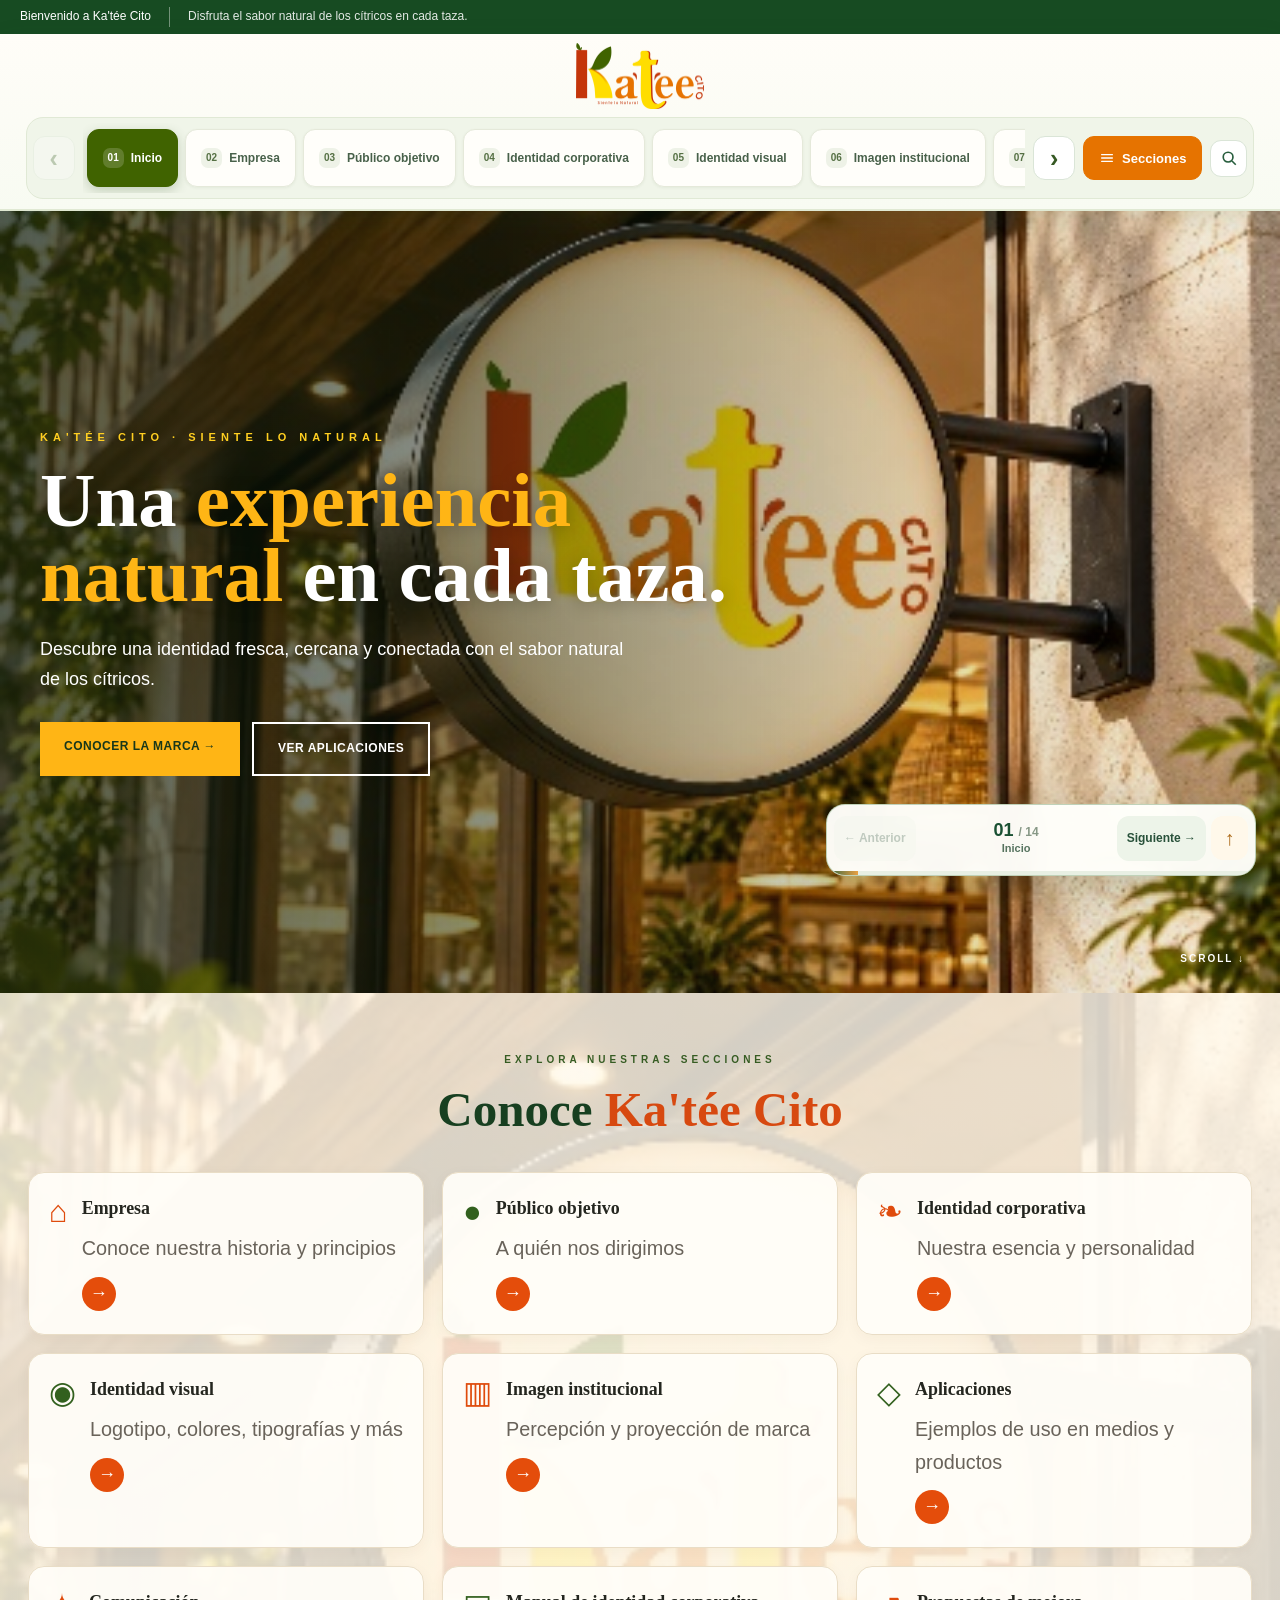
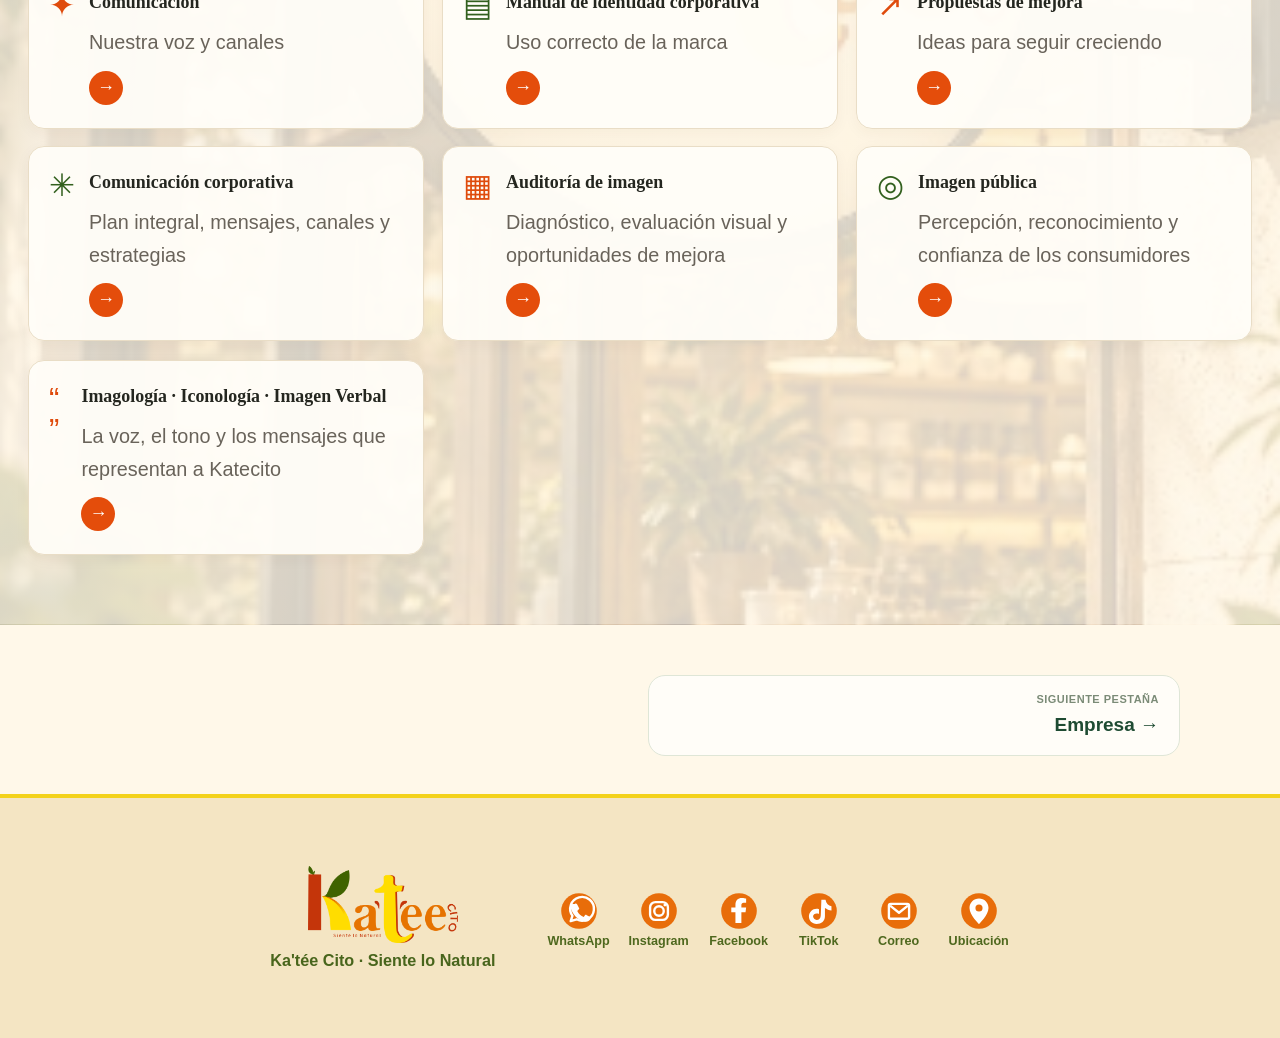
<file: index.html>
<!DOCTYPE html>

<html lang="es"><head><meta charset="utf-8"/><meta content="width=device-width,initial-scale=1" name="viewport"/>
<meta content="#fff8e9" name="theme-color"/><title>Inicio | Ka'tée Cito</title><link href="style.css" rel="stylesheet"/><link href="kate-navigation.css" rel="stylesheet"/><script defer="True" src="kate-navigation.js"></script><link href="kate-interactive.css" rel="stylesheet"/></head><body style="--fondo-pagina:url('img/hero-final/index.jpg')">
<div class="top-strip"><div><span>Bienvenido a Ka'tée Cito</span><b>Disfruta el sabor natural de los cítricos en cada taza.</b></div></div>
<header aria-label="Navegación principal de Ka'tée Cito" id="kate-global-header"><div class="kate-nav-shell"><a aria-label="Ir a Inicio" class="kate-brand" href="index.html"><img alt="Ka'tée Cito" src="img/logo-kateecito.png"/></a><div class="kate-nav-controls"><button aria-label="Desplazar pestañas a la izquierda" class="kate-arrow" data-move="left" type="button">‹</button><nav aria-label="Pestañas del sitio" class="kate-track"><a aria-current="page" href="index.html"><span class="kate-nav-number">01</span>Inicio</a><a href="empresa.html"><span class="kate-nav-number">02</span>Empresa</a><a href="publico.html"><span class="kate-nav-number">03</span>Público objetivo</a><a href="identidad-corporativa.html"><span class="kate-nav-number">04</span>Identidad corporativa</a><a href="identidad-visual.html"><span class="kate-nav-number">05</span>Identidad visual</a><a href="imagen-institucional.html"><span class="kate-nav-number">06</span>Imagen institucional</a><a href="aplicaciones.html"><span class="kate-nav-number">07</span>Aplicaciones</a><a href="comunicacion.html"><span class="kate-nav-number">08</span>Comunicación</a><a href="comunicacion-corporativa.html"><span class="kate-nav-number">09</span>Comunicación corporativa</a><a href="manual-identidad.html"><span class="kate-nav-number">10</span>Manual de identidad</a><a href="propuestas-mejora.html"><span class="kate-nav-number">11</span>Propuestas de mejora</a><a href="auditoria-imagen.html"><span class="kate-nav-number">12</span>Auditoría de imagen</a><a href="imagen-publica.html"><span class="kate-nav-number">13</span>Imagen pública</a><a href="imagen-verbal.html"><span class="kate-nav-number">14</span>IMAGOLOGÍA · ICONOLOGÍA · IMAGEN VERBAL</a></nav><button aria-label="Desplazar pestañas a la derecha" class="kate-arrow" data-move="right" type="button">›</button><button aria-controls="kate-page-menu" aria-expanded="false" aria-label="Mostrar todas las pestañas" class="kate-menu-button" type="button"><svg aria-hidden="true" fill="none" stroke="currentColor" stroke-linecap="round" stroke-width="2.1" viewbox="0 0 24 24"><path d="M4 7h16M4 12h16M4 17h16"></path></svg> Secciones</button></div></div><div class="kate-menu-panel" id="kate-page-menu"><p class="kate-menu-title">Explorar las secciones</p><div class="kate-menu-grid"><a aria-current="page" href="index.html"><small>01</small>Inicio</a><a href="empresa.html"><small>02</small>Empresa</a><a href="publico.html"><small>03</small>Público objetivo</a><a href="identidad-corporativa.html"><small>04</small>Identidad corporativa</a><a href="identidad-visual.html"><small>05</small>Identidad visual</a><a href="imagen-institucional.html"><small>06</small>Imagen institucional</a><a href="aplicaciones.html"><small>07</small>Aplicaciones</a><a href="comunicacion.html"><small>08</small>Comunicación</a><a href="comunicacion-corporativa.html"><small>09</small>Comunicación corporativa</a><a href="manual-identidad.html"><small>10</small>Manual de identidad</a><a href="propuestas-mejora.html"><small>11</small>Propuestas de mejora</a><a href="auditoria-imagen.html"><small>12</small>Auditoría de imagen</a><a href="imagen-publica.html"><small>13</small>Imagen pública</a><a href="imagen-verbal.html"><small>14</small>IMAGOLOGÍA · ICONOLOGÍA · IMAGEN VERBAL</a></div></div></header>
<section class="ref-hero">
<video autoplay="" loop="" muted="" playsinline="" poster="img/galeria/letrero-1.jpg" preload="auto">
<source src="video/kateecito-fondo.mp4" type="video/mp4"/>
</video>
<div class="ref-overlay"></div>
<div class="ref-copy">
<small>KA'TÉE CITO · SIENTE LO NATURAL</small>
<h1>Una <em>experiencia<br/>natural</em> en cada taza.</h1>
<p>Descubre una identidad fresca, cercana y conectada con el sabor natural de los cítricos.</p>
<div class="ref-actions"><a class="ref-primary" href="empresa.html">CONOCER LA MARCA →</a><a class="ref-secondary" href="aplicaciones.html">VER APLICACIONES</a></div>
</div>
<a class="scroll-cue" href="#secciones">SCROLL ↓</a>
</section>
<main class="ref-main" id="secciones">
<div class="ref-intro">
<div><small>EXPLORA NUESTRAS SECCIONES</small><h2>Conoce <strong>Ka'tée Cito</strong></h2></div>
</div>
<div class="ref-grid"><a class="ref-card" href="empresa.html"><div class="ref-icon">⌂</div><div><h3>Empresa</h3><p>Conoce nuestra historia y principios</p><span>→</span></div></a><a class="ref-card" href="publico.html"><div class="ref-icon">●</div><div><h3>Público objetivo</h3><p>A quién nos dirigimos</p><span>→</span></div></a><a class="ref-card" href="identidad-corporativa.html"><div class="ref-icon">❧</div><div><h3>Identidad corporativa</h3><p>Nuestra esencia y personalidad</p><span>→</span></div></a><a class="ref-card" href="identidad-visual.html"><div class="ref-icon">◉</div><div><h3>Identidad visual</h3><p>Logotipo, colores, tipografías y más</p><span>→</span></div></a><a class="ref-card" href="imagen-institucional.html"><div class="ref-icon">▥</div><div><h3>Imagen institucional</h3><p>Percepción y proyección de marca</p><span>→</span></div></a><a class="ref-card" href="aplicaciones.html"><div class="ref-icon">◇</div><div><h3>Aplicaciones</h3><p>Ejemplos de uso en medios y productos</p><span>→</span></div></a><a class="ref-card" href="comunicacion.html"><div class="ref-icon">✦</div><div><h3>Comunicación</h3><p>Nuestra voz y canales</p><span>→</span></div></a><a class="ref-card" href="manual-identidad.html"><div class="ref-icon">▤</div><div><h3>Manual de identidad corporativa</h3><p>Uso correcto de la marca</p><span>→</span></div></a><a class="ref-card" href="propuestas-mejora.html"><div class="ref-icon">↗</div><div><h3>Propuestas de mejora</h3><p>Ideas para seguir creciendo</p><span>→</span></div></a><a class="ref-card" href="comunicacion-corporativa.html"><div class="ref-icon">✳</div><div><h3>Comunicación corporativa</h3><p>Plan integral, mensajes, canales y estrategias</p><span>→</span></div></a><a class="ref-card" href="auditoria-imagen.html"><div class="ref-icon">▦</div><div><h3>Auditoría de imagen</h3><p>Diagnóstico, evaluación visual y oportunidades de mejora</p><span>→</span></div></a><a class="ref-card" href="imagen-publica.html"><div class="ref-icon">◎</div><div><h3>Imagen pública</h3><p>Percepción, reconocimiento y confianza de los consumidores</p><span>→</span></div></a><a class="ref-card" href="imagen-verbal.html"><div class="ref-icon">“ ”</div><div><h3>Imagología · Iconología · Imagen Verbal</h3><p>La voz, el tono y los mensajes que representan a Katecito</p><span>→</span></div></a></div>
</main>
<nav aria-label="Ir a otra pestaña" class="kate-page-switcher"><span aria-hidden="true" class="kate-empty"></span><a class="kate-next" href="empresa.html"><small>Siguiente pestaña</small><strong>Empresa →</strong></a></nav><footer class="brand-footer"><div class="brand-footer-inner"><div class="footer-brand"><img alt="Ka'tée Cito" src="img/logo-kateecito.png"/><strong>Ka'tée Cito · Siente lo Natural</strong></div><div aria-label="Canales de contacto" class="footer-contacts"><a aria-label="WhatsApp" href="#"><img alt="" src="img/social/whatsapp.svg"/><small>WhatsApp</small></a><a aria-label="Instagram" href="#"><img alt="" src="img/social/instagram.svg"/><small>Instagram</small></a><a aria-label="Facebook" href="#"><img alt="" src="img/social/facebook.svg"/><small>Facebook</small></a><a aria-label="TikTok" href="#"><img alt="" src="img/social/tiktok.svg"/><small>TikTok</small></a><a aria-label="Correo" href="#"><img alt="" src="img/social/mail.svg"/><small>Correo</small></a><a aria-label="Ubicación" href="#"><img alt="" src="img/social/location.svg"/><small>Ubicación</small></a></div></div></footer>
<script src="kate-interactive.js"></script></body></html>
</file>
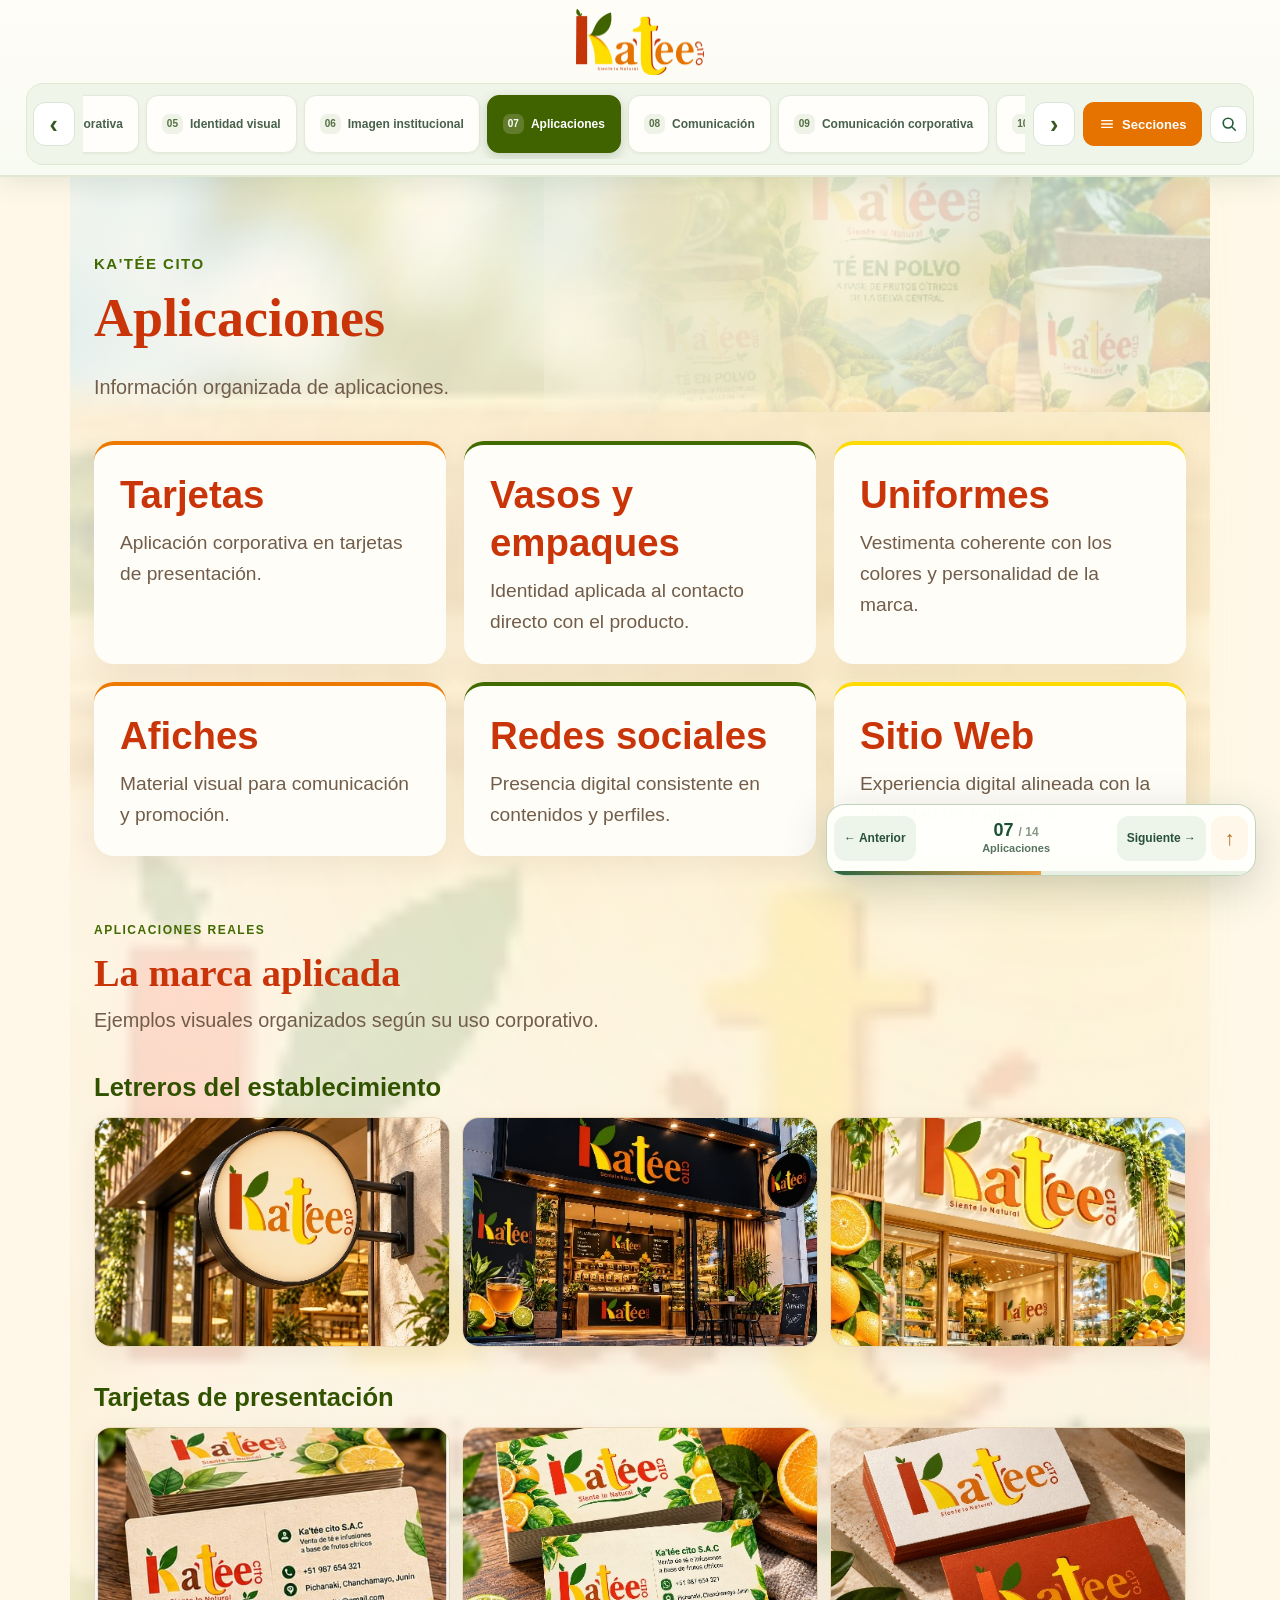
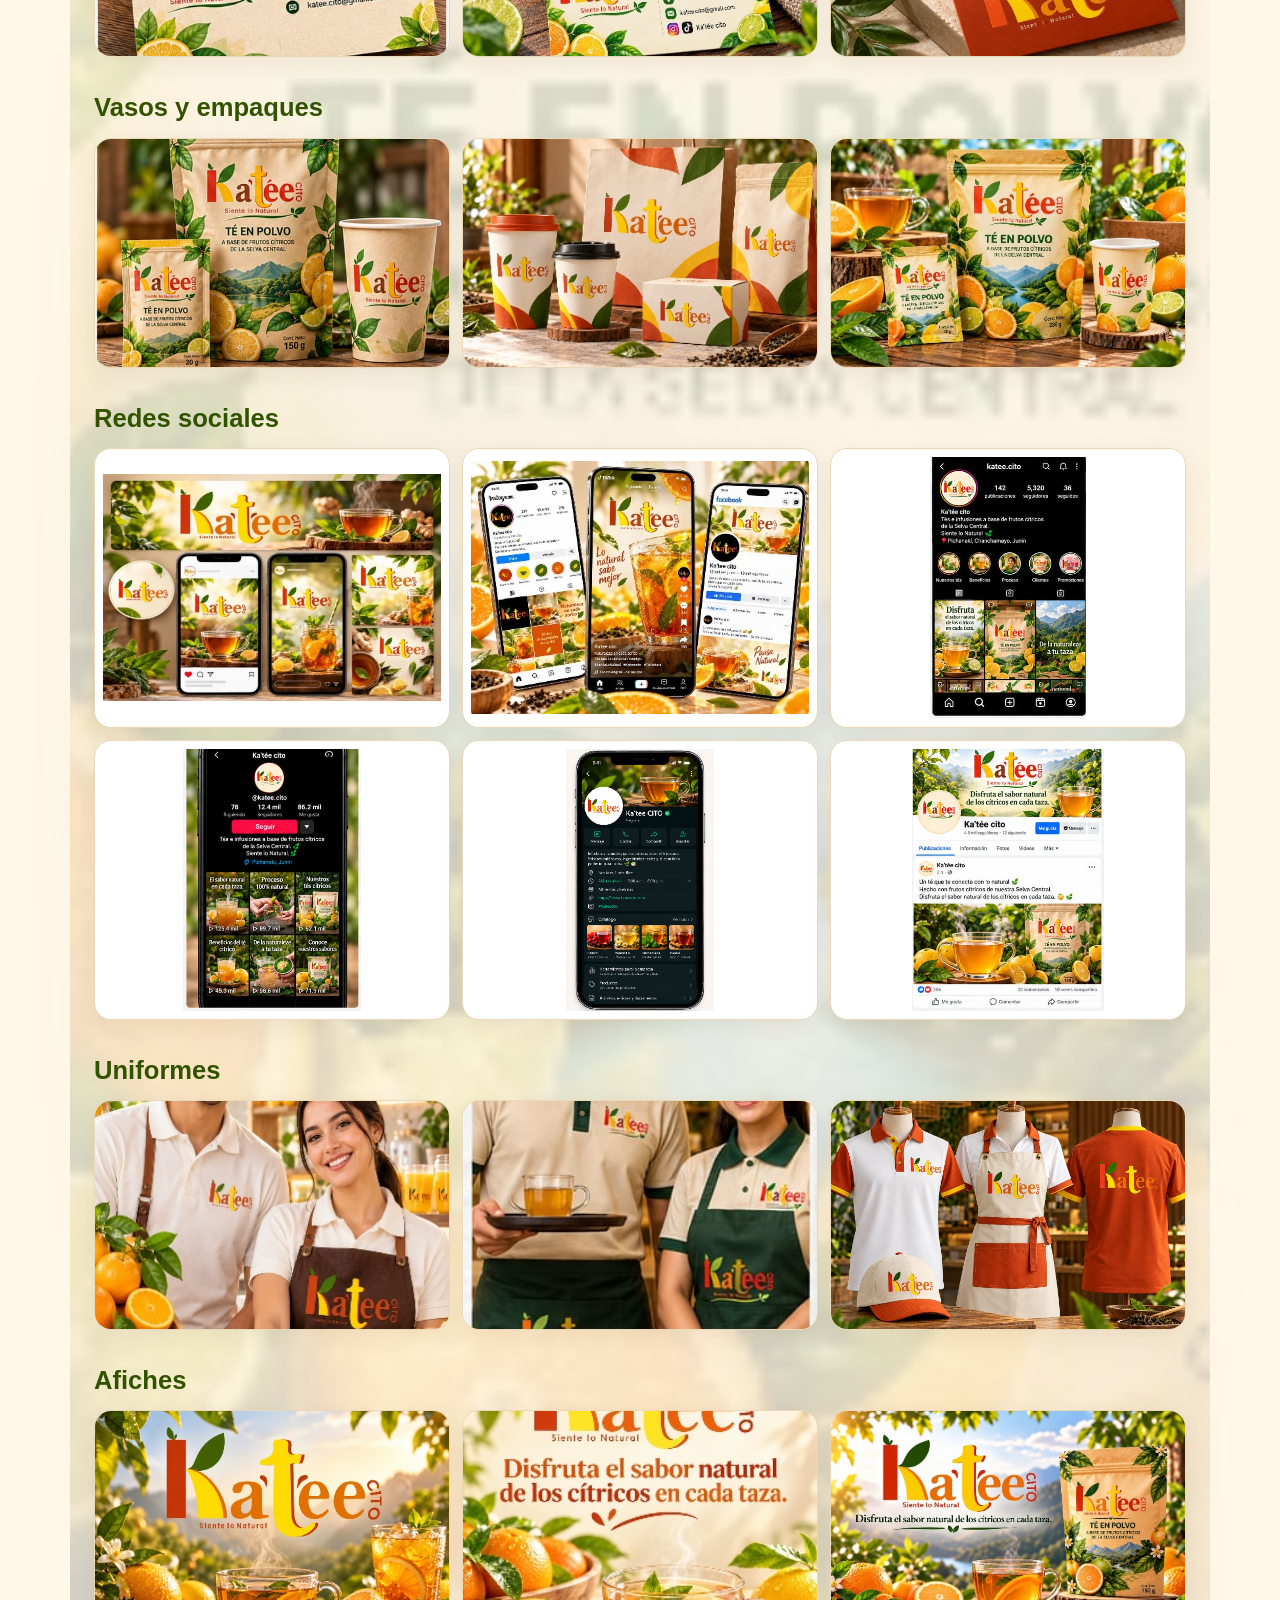
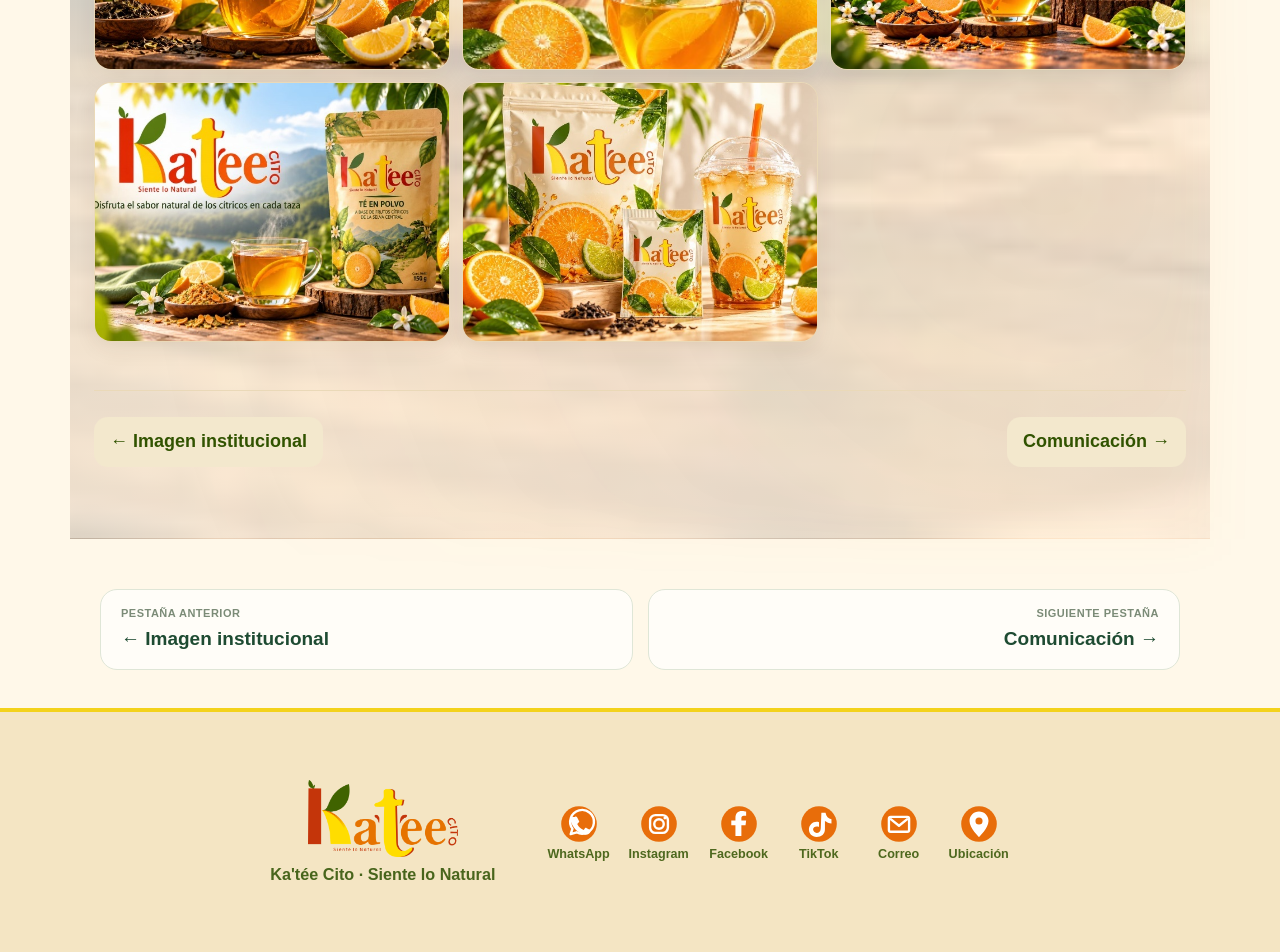
<file: aplicaciones.html>
<!DOCTYPE html>

<html lang="es"><head><meta charset="utf-8"/><meta content="width=device-width,initial-scale=1" name="viewport"/>
<meta content="#fff8e9" name="theme-color"/><title>Aplicaciones | Ka'tée Cito</title><link href="style.css" rel="stylesheet"/><link href="kate-navigation.css" rel="stylesheet"/><script defer="True" src="kate-navigation.js"></script><link href="kate-interactive.css" rel="stylesheet"/></head>
<body style="--fondo-pagina:url('img/hero-final/aplicaciones.jpg')"><header aria-label="Navegación principal de Ka'tée Cito" id="kate-global-header"><div class="kate-nav-shell"><a aria-label="Ir a Inicio" class="kate-brand" href="index.html"><img alt="Ka'tée Cito" src="img/logo-kateecito.png"/></a><div class="kate-nav-controls"><button aria-label="Desplazar pestañas a la izquierda" class="kate-arrow" data-move="left" type="button">‹</button><nav aria-label="Pestañas del sitio" class="kate-track"><a href="index.html"><span class="kate-nav-number">01</span>Inicio</a><a href="empresa.html"><span class="kate-nav-number">02</span>Empresa</a><a href="publico.html"><span class="kate-nav-number">03</span>Público objetivo</a><a href="identidad-corporativa.html"><span class="kate-nav-number">04</span>Identidad corporativa</a><a href="identidad-visual.html"><span class="kate-nav-number">05</span>Identidad visual</a><a href="imagen-institucional.html"><span class="kate-nav-number">06</span>Imagen institucional</a><a aria-current="page" href="aplicaciones.html"><span class="kate-nav-number">07</span>Aplicaciones</a><a href="comunicacion.html"><span class="kate-nav-number">08</span>Comunicación</a><a href="comunicacion-corporativa.html"><span class="kate-nav-number">09</span>Comunicación corporativa</a><a href="manual-identidad.html"><span class="kate-nav-number">10</span>Manual de identidad</a><a href="propuestas-mejora.html"><span class="kate-nav-number">11</span>Propuestas de mejora</a><a href="auditoria-imagen.html"><span class="kate-nav-number">12</span>Auditoría de imagen</a><a href="imagen-publica.html"><span class="kate-nav-number">13</span>Imagen pública</a><a href="imagen-verbal.html"><span class="kate-nav-number">14</span>IMAGOLOGÍA · ICONOLOGÍA · IMAGEN VERBAL</a></nav><button aria-label="Desplazar pestañas a la derecha" class="kate-arrow" data-move="right" type="button">›</button><button aria-controls="kate-page-menu" aria-expanded="false" aria-label="Mostrar todas las pestañas" class="kate-menu-button" type="button"><svg aria-hidden="true" fill="none" stroke="currentColor" stroke-linecap="round" stroke-width="2.1" viewbox="0 0 24 24"><path d="M4 7h16M4 12h16M4 17h16"></path></svg> Secciones</button></div></div><div class="kate-menu-panel" id="kate-page-menu"><p class="kate-menu-title">Explorar las secciones</p><div class="kate-menu-grid"><a href="index.html"><small>01</small>Inicio</a><a href="empresa.html"><small>02</small>Empresa</a><a href="publico.html"><small>03</small>Público objetivo</a><a href="identidad-corporativa.html"><small>04</small>Identidad corporativa</a><a href="identidad-visual.html"><small>05</small>Identidad visual</a><a href="imagen-institucional.html"><small>06</small>Imagen institucional</a><a aria-current="page" href="aplicaciones.html"><small>07</small>Aplicaciones</a><a href="comunicacion.html"><small>08</small>Comunicación</a><a href="comunicacion-corporativa.html"><small>09</small>Comunicación corporativa</a><a href="manual-identidad.html"><small>10</small>Manual de identidad</a><a href="propuestas-mejora.html"><small>11</small>Propuestas de mejora</a><a href="auditoria-imagen.html"><small>12</small>Auditoría de imagen</a><a href="imagen-publica.html"><small>13</small>Imagen pública</a><a href="imagen-verbal.html"><small>14</small>IMAGOLOGÍA · ICONOLOGÍA · IMAGEN VERBAL</a></div></div></header>
<main><div aria-hidden="true" class="page-hero-art" style="--page-art:url('img/hero-final/aplicaciones.jpg')"></div><div class="page-head"><small>Ka'tée Cito</small><h1 class="page-title">Aplicaciones</h1><p>Información organizada de aplicaciones.</p></div><div class="grid"><article class="card"><h2>Tarjetas</h2><p>Aplicación corporativa en tarjetas de presentación.</p></article><article class="card"><h2>Vasos y empaques</h2><p>Identidad aplicada al contacto directo con el producto.</p></article><article class="card"><h2>Uniformes</h2><p>Vestimenta coherente con los colores y personalidad de la marca.</p></article><article class="card"><h2>Afiches</h2><p>Material visual para comunicación y promoción.</p></article><article class="card"><h2>Redes sociales</h2><p>Presencia digital consistente en contenidos y perfiles.</p></article><article class="card"><h2>Sitio Web</h2><p>Experiencia digital alineada con la identidad de Ka'tée Cito.</p></article></div>
<section class="media-section">
<div class="showcase-head"><span>Aplicaciones reales</span><h2>La marca aplicada</h2><p>Ejemplos visuales organizados según su uso corporativo.</p></div>
<div class="media-group"><h3>Letreros del establecimiento</h3><div class="photo-grid three">
<img alt="Letrero Ka'tée Cito 1" loading="lazy" src="img/galeria/letrero-1.jpg"/><img alt="Letrero Ka'tée Cito 2" loading="lazy" src="img/galeria/letrero-2.jpg"/><img alt="Letrero Ka'tée Cito 3" loading="lazy" src="img/galeria/letrero-3.jpg"/>
</div></div>
<div class="media-group"><h3>Tarjetas de presentación</h3><div class="photo-grid three">
<img alt="Tarjeta de presentación 1" loading="lazy" src="img/galeria/tarjeta-1.jpg"/><img alt="Tarjeta de presentación 2" loading="lazy" src="img/galeria/tarjeta-2.jpg"/><img alt="Tarjeta de presentación 3" loading="lazy" src="img/galeria/tarjeta-3.jpg"/>
</div></div>
<div class="media-group"><h3>Vasos y empaques</h3><div class="photo-grid three">
<img alt="Vasos y empaques 1" loading="lazy" src="img/galeria/empaque-1.jpg"/><img alt="Vasos y empaques 2" loading="lazy" src="img/galeria/empaque-2.jpg"/><img alt="Vasos y empaques 3" loading="lazy" src="img/galeria/empaque-3.jpg"/>
</div></div>
<div class="media-group"><h3>Redes sociales</h3><div class="photo-grid social">
<img alt="Presentación de redes sociales" loading="lazy" src="img/galeria/redes-general.jpg"/><img alt="Redes sociales en dispositivos móviles" loading="lazy" src="img/galeria/redes-moviles.jpg"/><img alt="Instagram de Ka'tée Cito" loading="lazy" src="img/galeria/instagram.jpg"/><img alt="TikTok de Ka'tée Cito" loading="lazy" src="img/galeria/tiktok.jpg"/><img alt="WhatsApp de Ka'tée Cito" loading="lazy" src="img/galeria/whatsapp.jpg"/><img alt="Facebook de Ka'tée Cito" loading="lazy" src="img/galeria/facebook.jpg"/>
</div></div>
<div class="media-group"><h3>Uniformes</h3><div class="photo-grid three">
<img alt="Uniforme Ka'tée Cito 1" loading="lazy" src="img/galeria/uniforme-1.jpg"/><img alt="Uniforme Ka'tée Cito 2" loading="lazy" src="img/galeria/uniforme-2.jpg"/><img alt="Uniforme Ka'tée Cito 3" loading="lazy" src="img/galeria/uniforme-3.jpg"/>
</div></div>
<div class="media-group"><h3>Afiches</h3><div class="photo-grid posters">
<img alt="Afiche Ka'tée Cito 1" loading="lazy" src="img/galeria/afiche-1.jpg"/><img alt="Afiche Ka'tée Cito 2" loading="lazy" src="img/galeria/afiche-2.jpg"/><img alt="Afiche Ka'tée Cito 3" loading="lazy" src="img/galeria/afiche-3.jpg"/><img alt="Afiche Ka'tée Cito 4" loading="lazy" src="img/galeria/afiche-4.jpg"/><img alt="Afiche Ka'tée Cito 5" loading="lazy" src="img/galeria/afiche-5.jpg"/>
</div></div>
</section>
<div class="pager"><a href="imagen-institucional.html">← Imagen institucional</a><a href="comunicacion.html">Comunicación →</a></div></main>
<nav aria-label="Ir a otra pestaña" class="kate-page-switcher"><a class="kate-prev" href="imagen-institucional.html"><small>Pestaña anterior</small><strong>← Imagen institucional</strong></a><a class="kate-next" href="comunicacion.html"><small>Siguiente pestaña</small><strong>Comunicación →</strong></a></nav><footer class="brand-footer"><div class="brand-footer-inner"><div class="footer-brand"><img alt="Ka'tée Cito" src="img/logo-kateecito.png"/><strong>Ka'tée Cito · Siente lo Natural</strong></div><div aria-label="Canales de contacto" class="footer-contacts"><a aria-label="WhatsApp" href="#"><img alt="" src="img/social/whatsapp.svg"/><small>WhatsApp</small></a><a aria-label="Instagram" href="#"><img alt="" src="img/social/instagram.svg"/><small>Instagram</small></a><a aria-label="Facebook" href="#"><img alt="" src="img/social/facebook.svg"/><small>Facebook</small></a><a aria-label="TikTok" href="#"><img alt="" src="img/social/tiktok.svg"/><small>TikTok</small></a><a aria-label="Correo" href="#"><img alt="" src="img/social/mail.svg"/><small>Correo</small></a><a aria-label="Ubicación" href="#"><img alt="" src="img/social/location.svg"/><small>Ubicación</small></a></div></div></footer>
<script src="kate-interactive.js"></script></body></html>
</file>
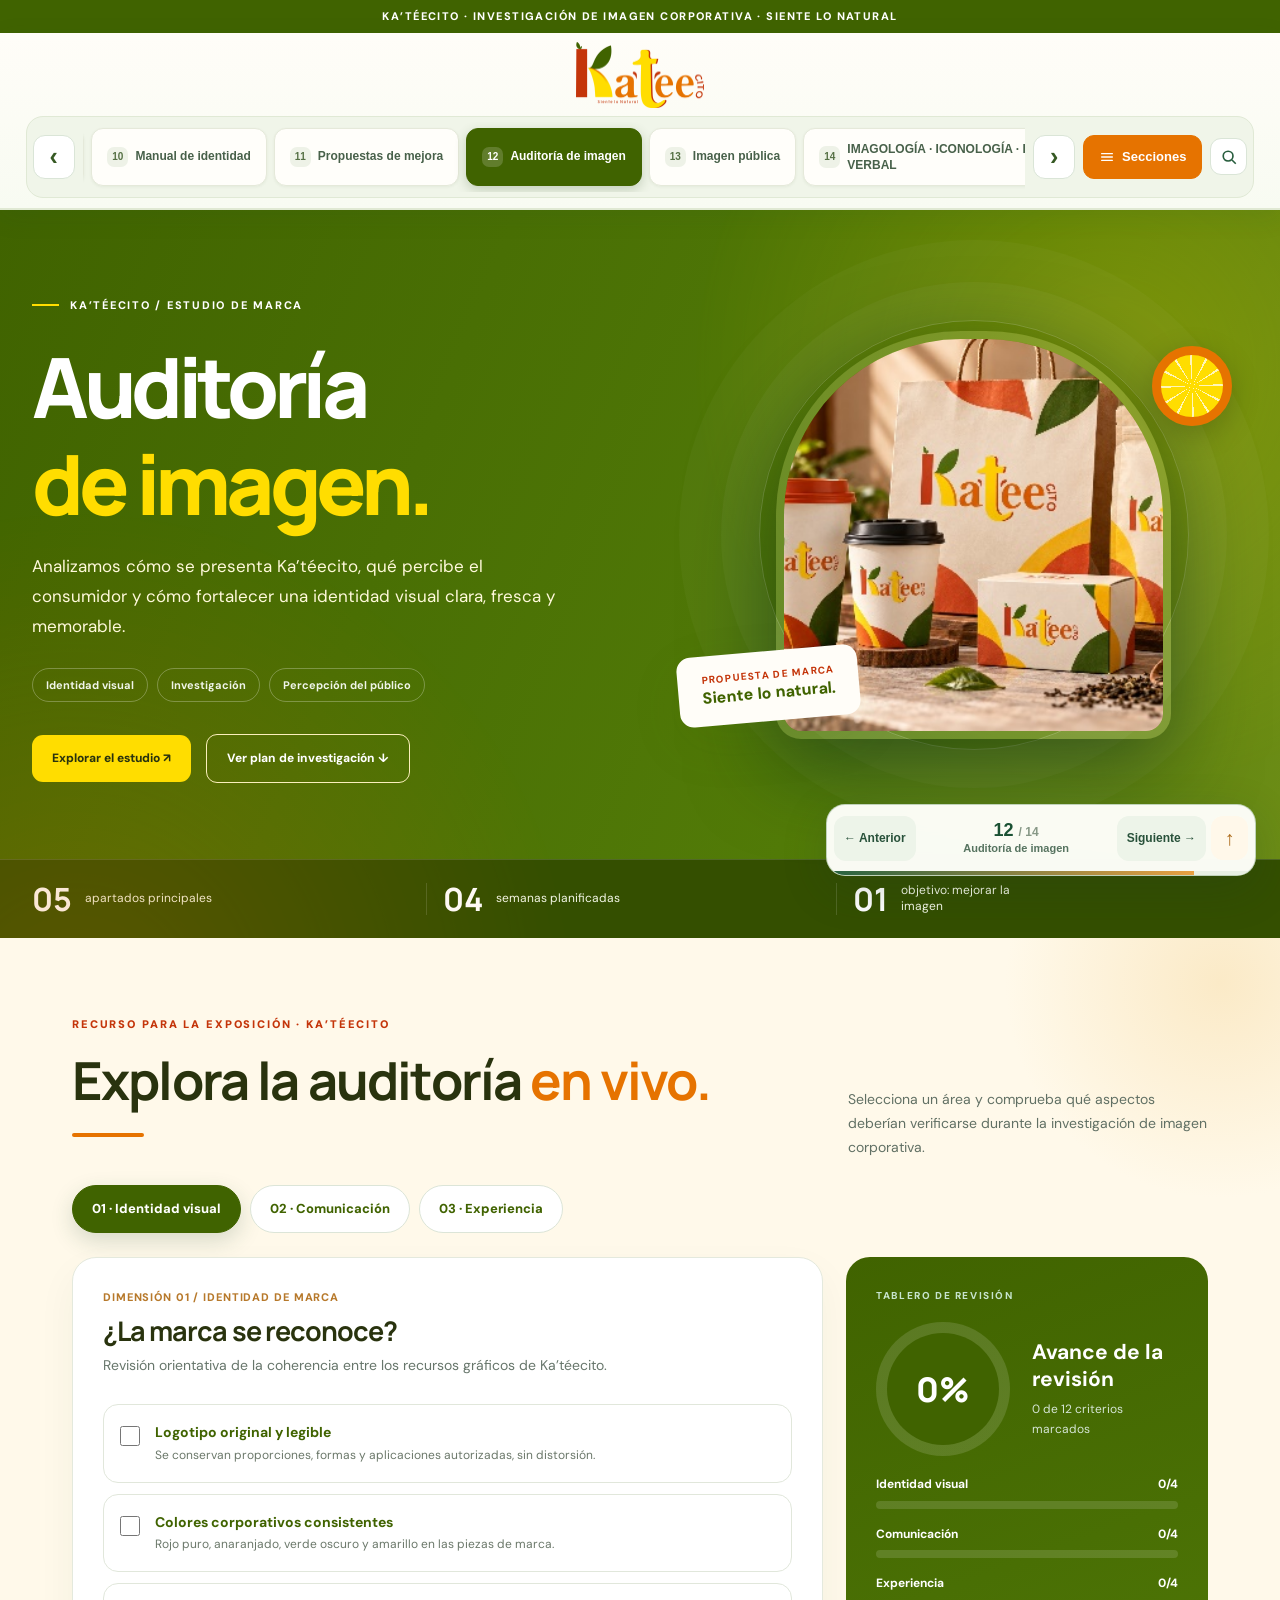
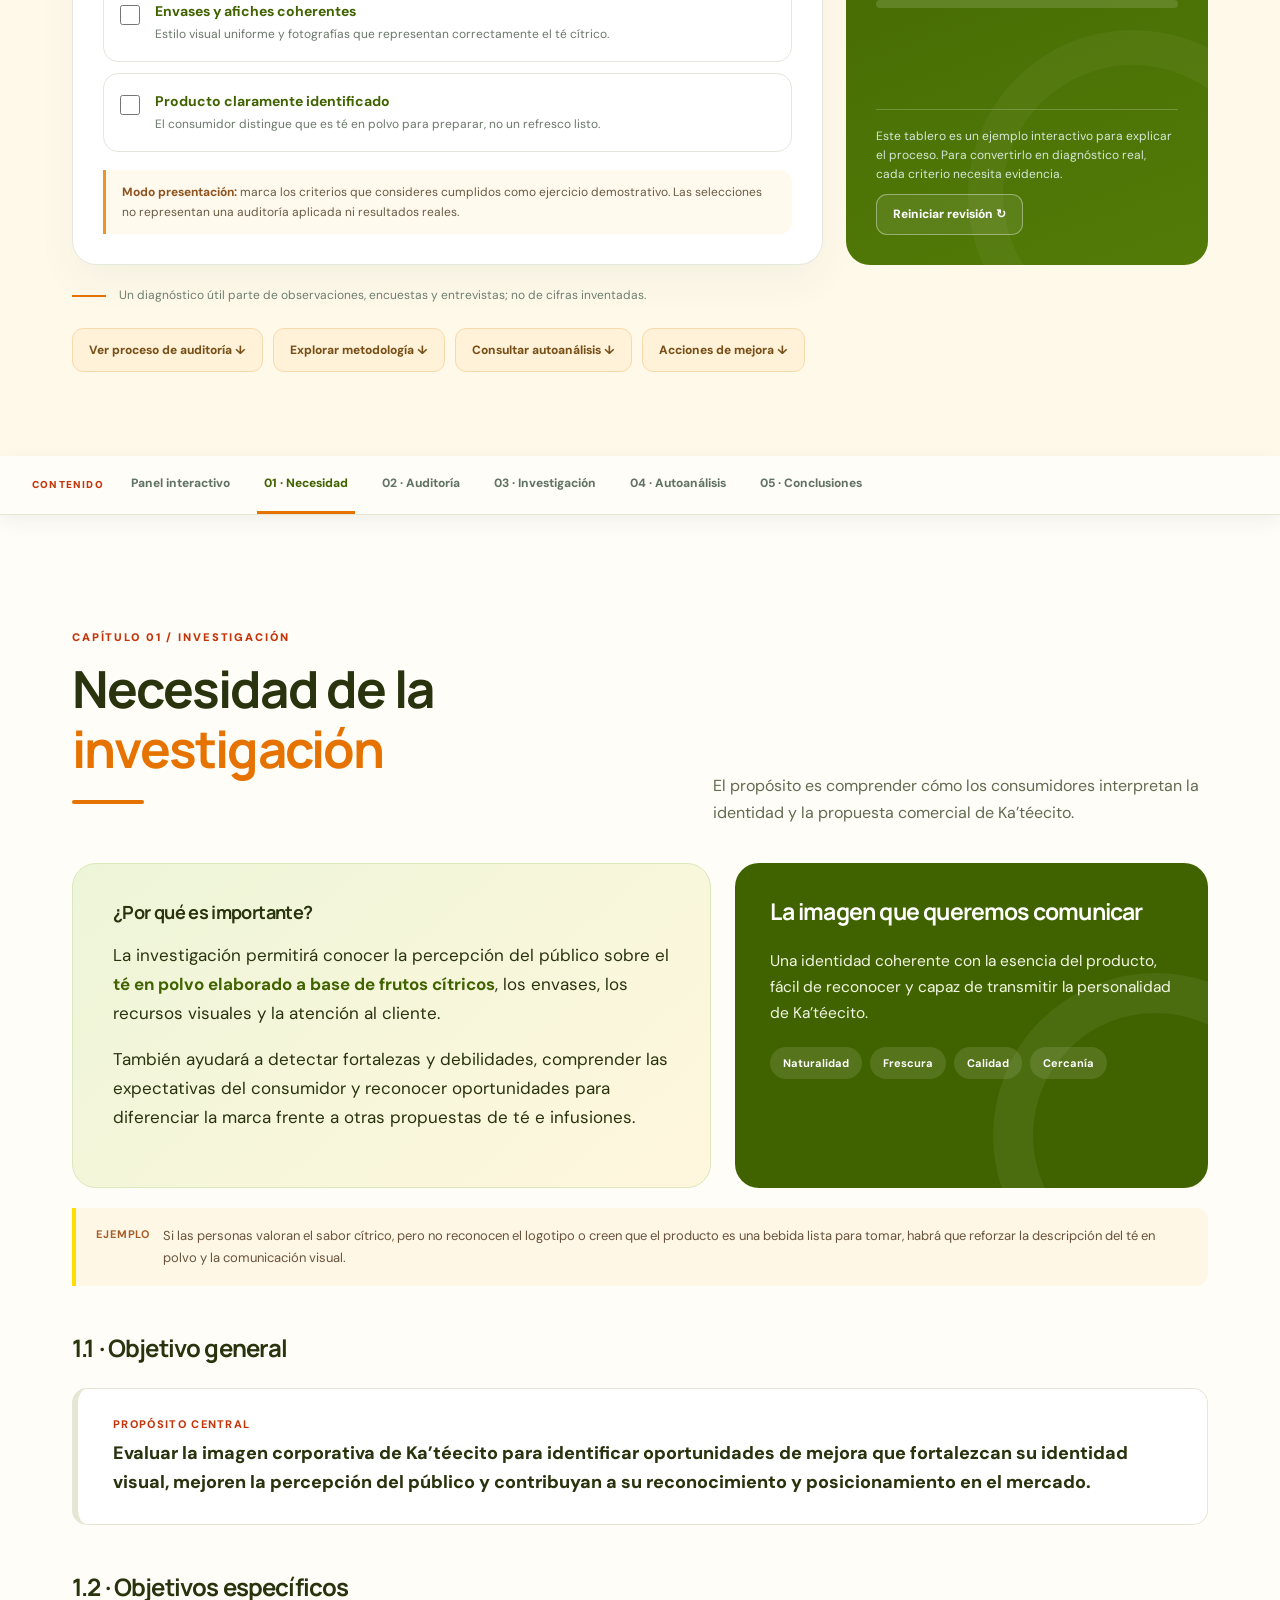
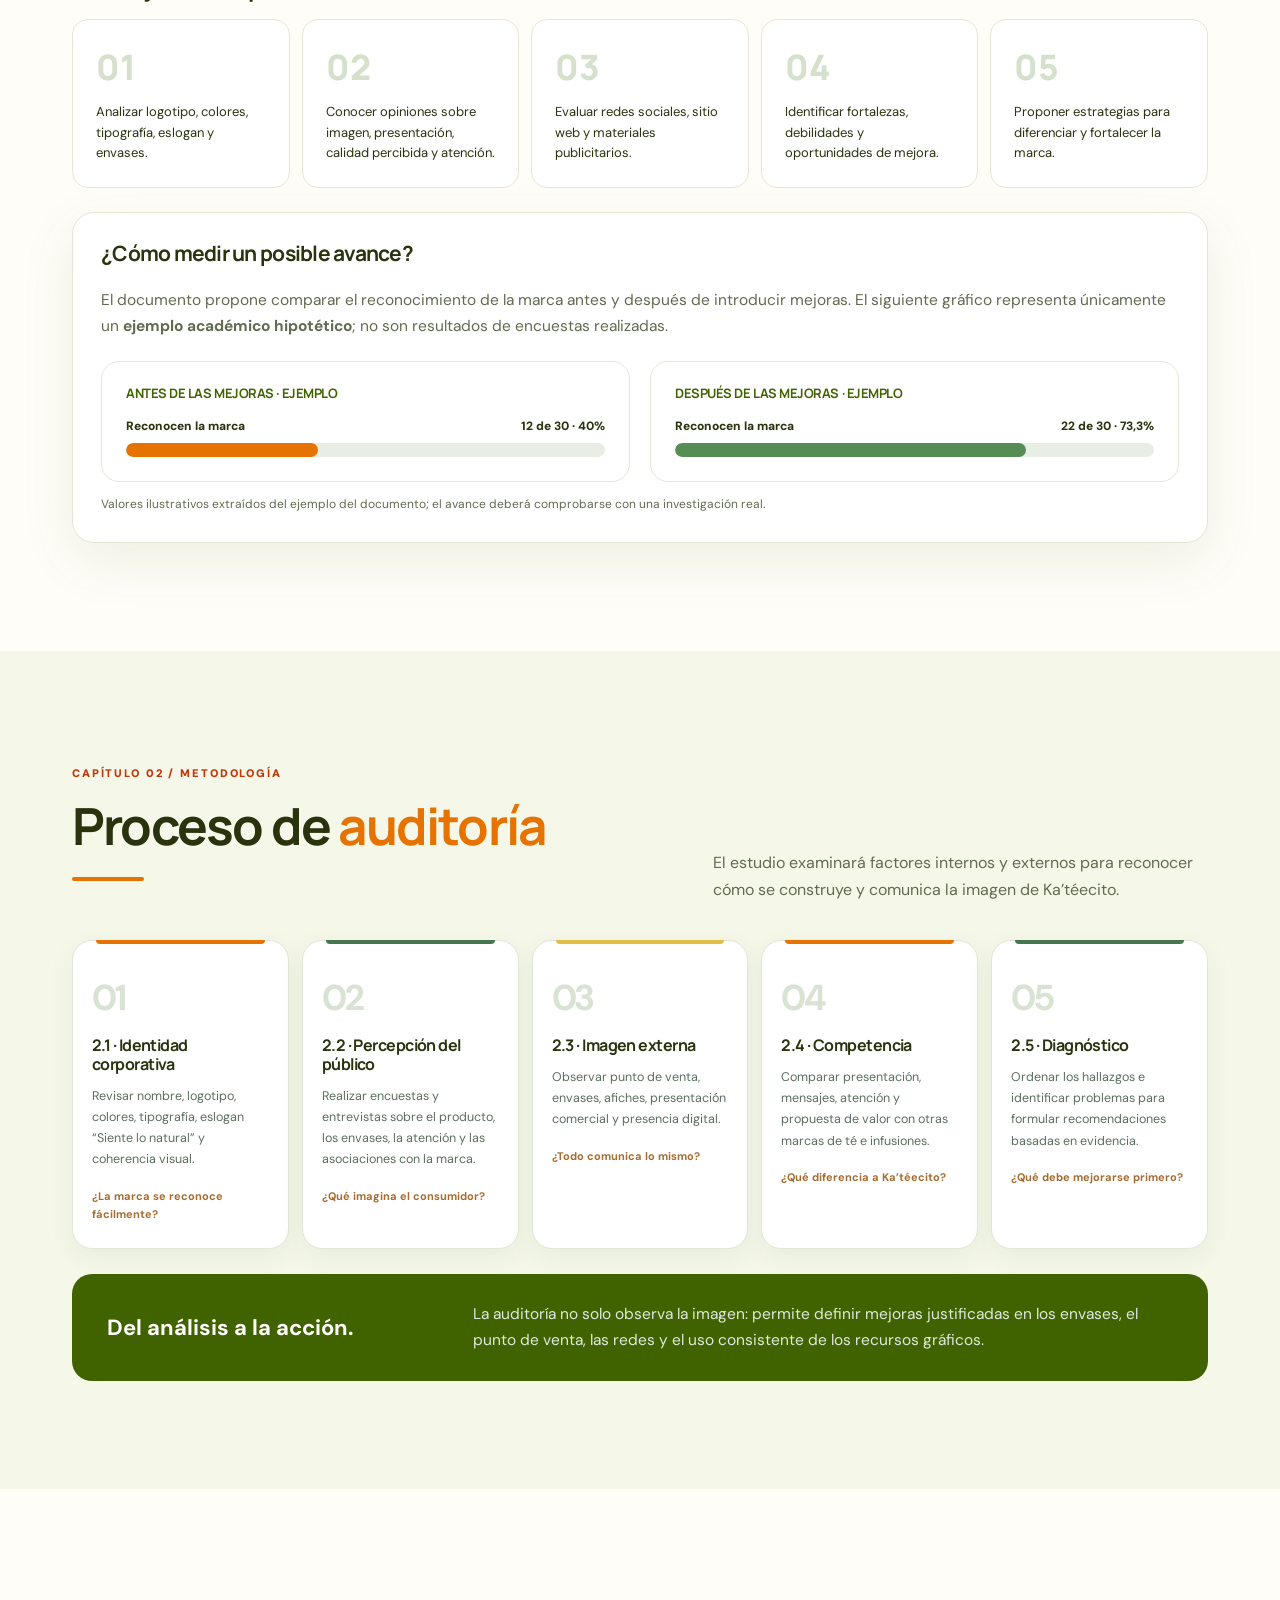
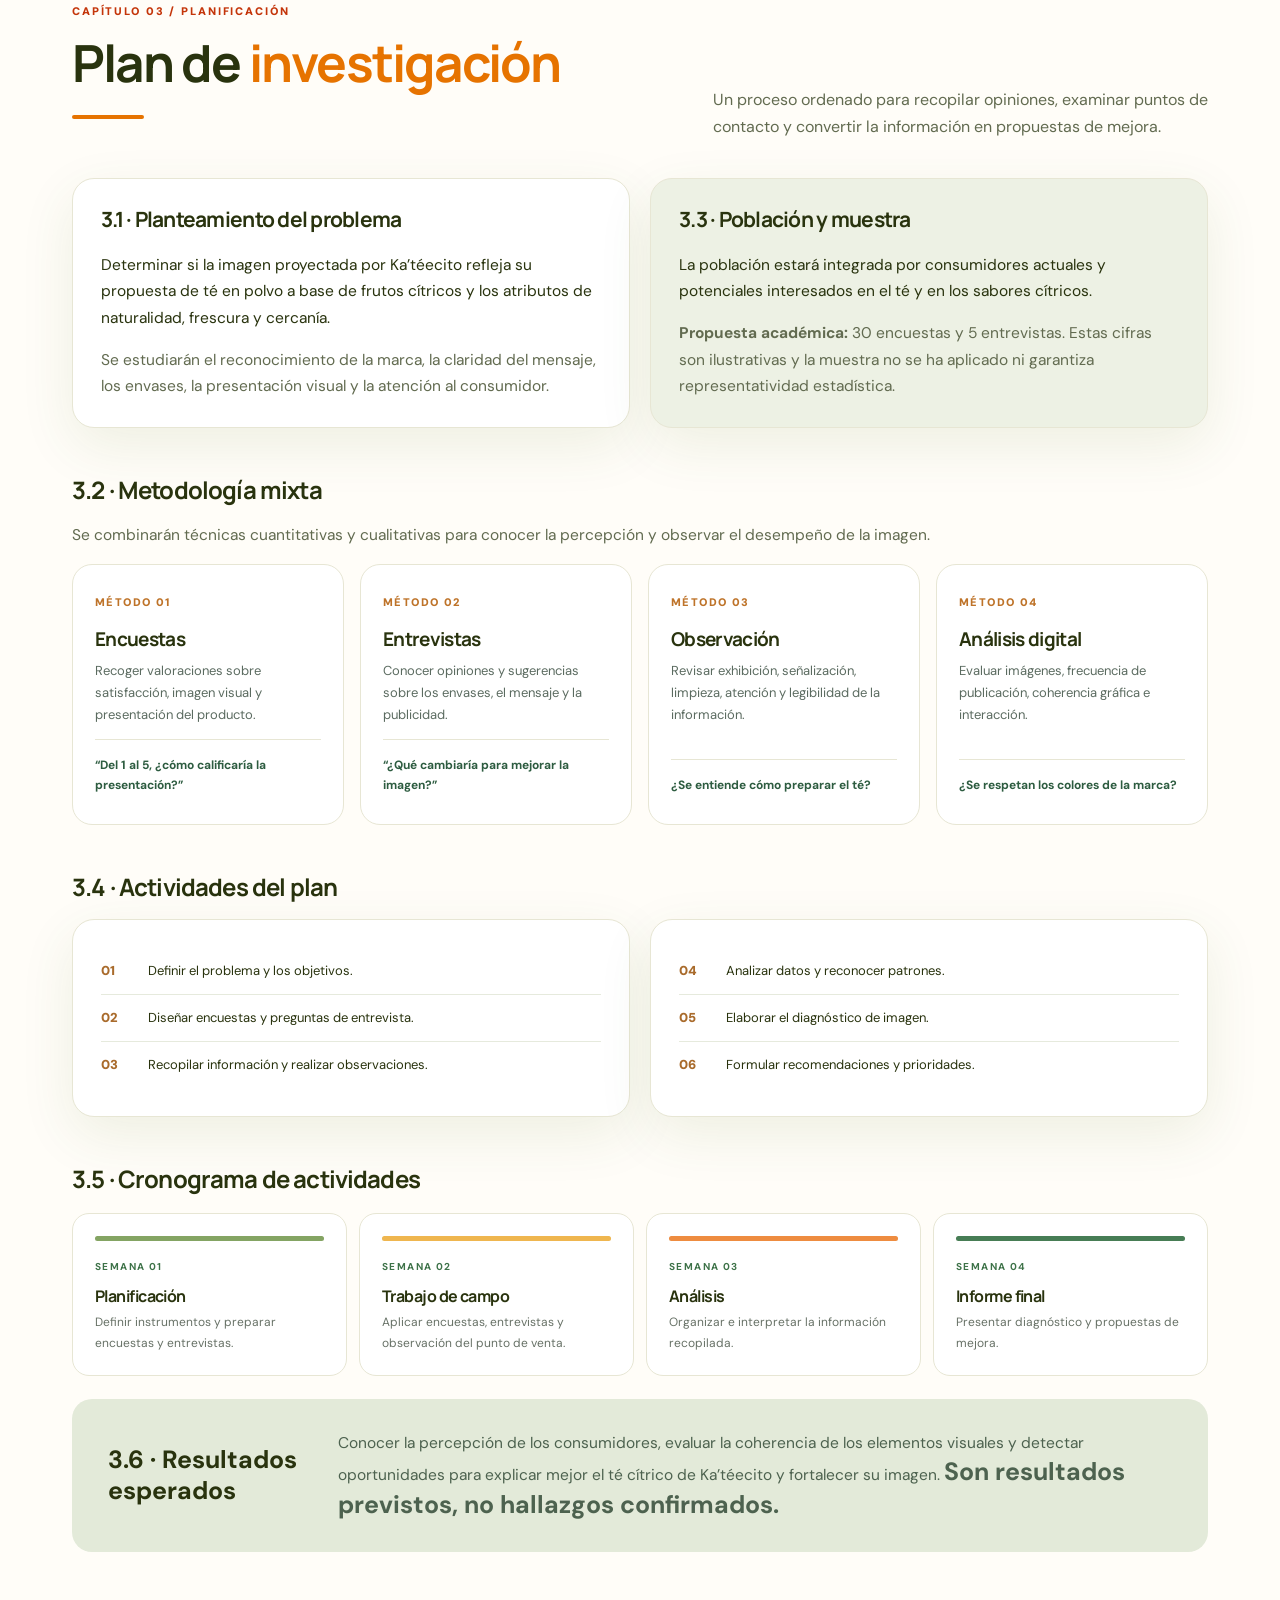
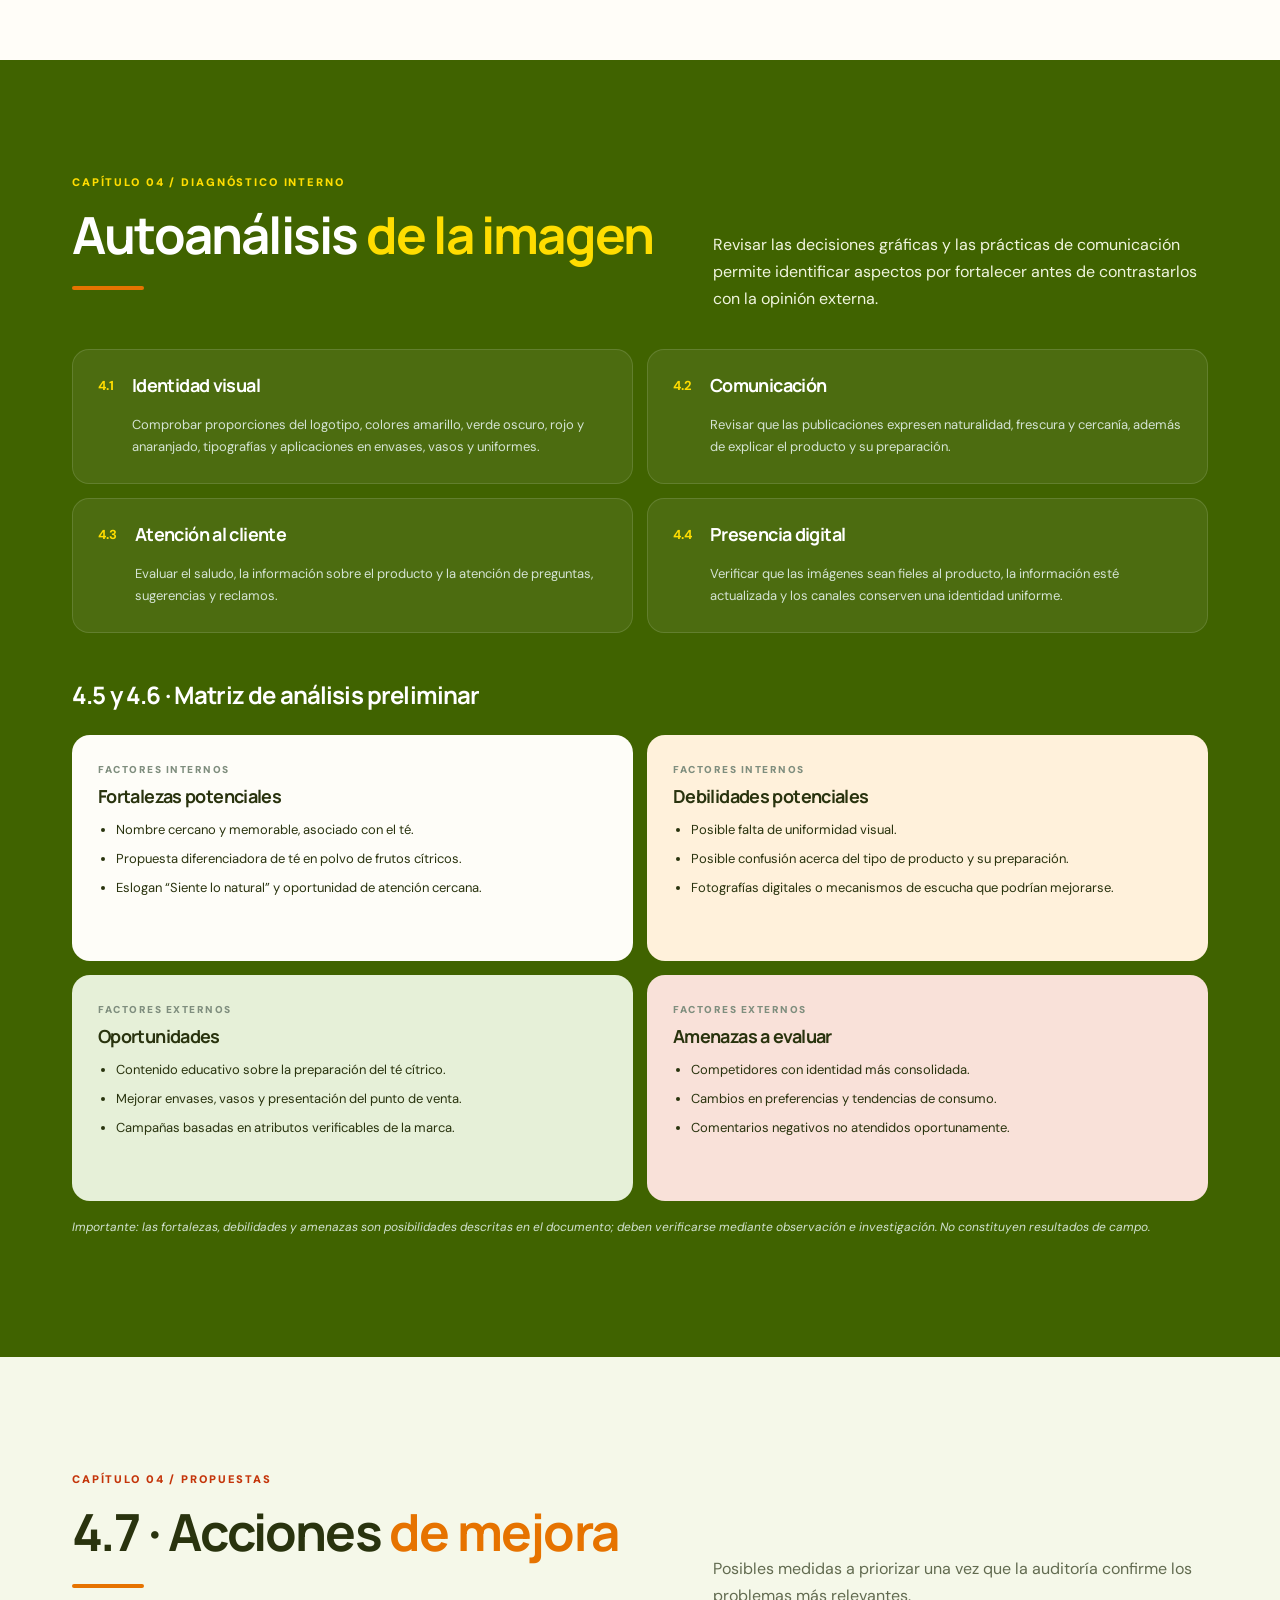
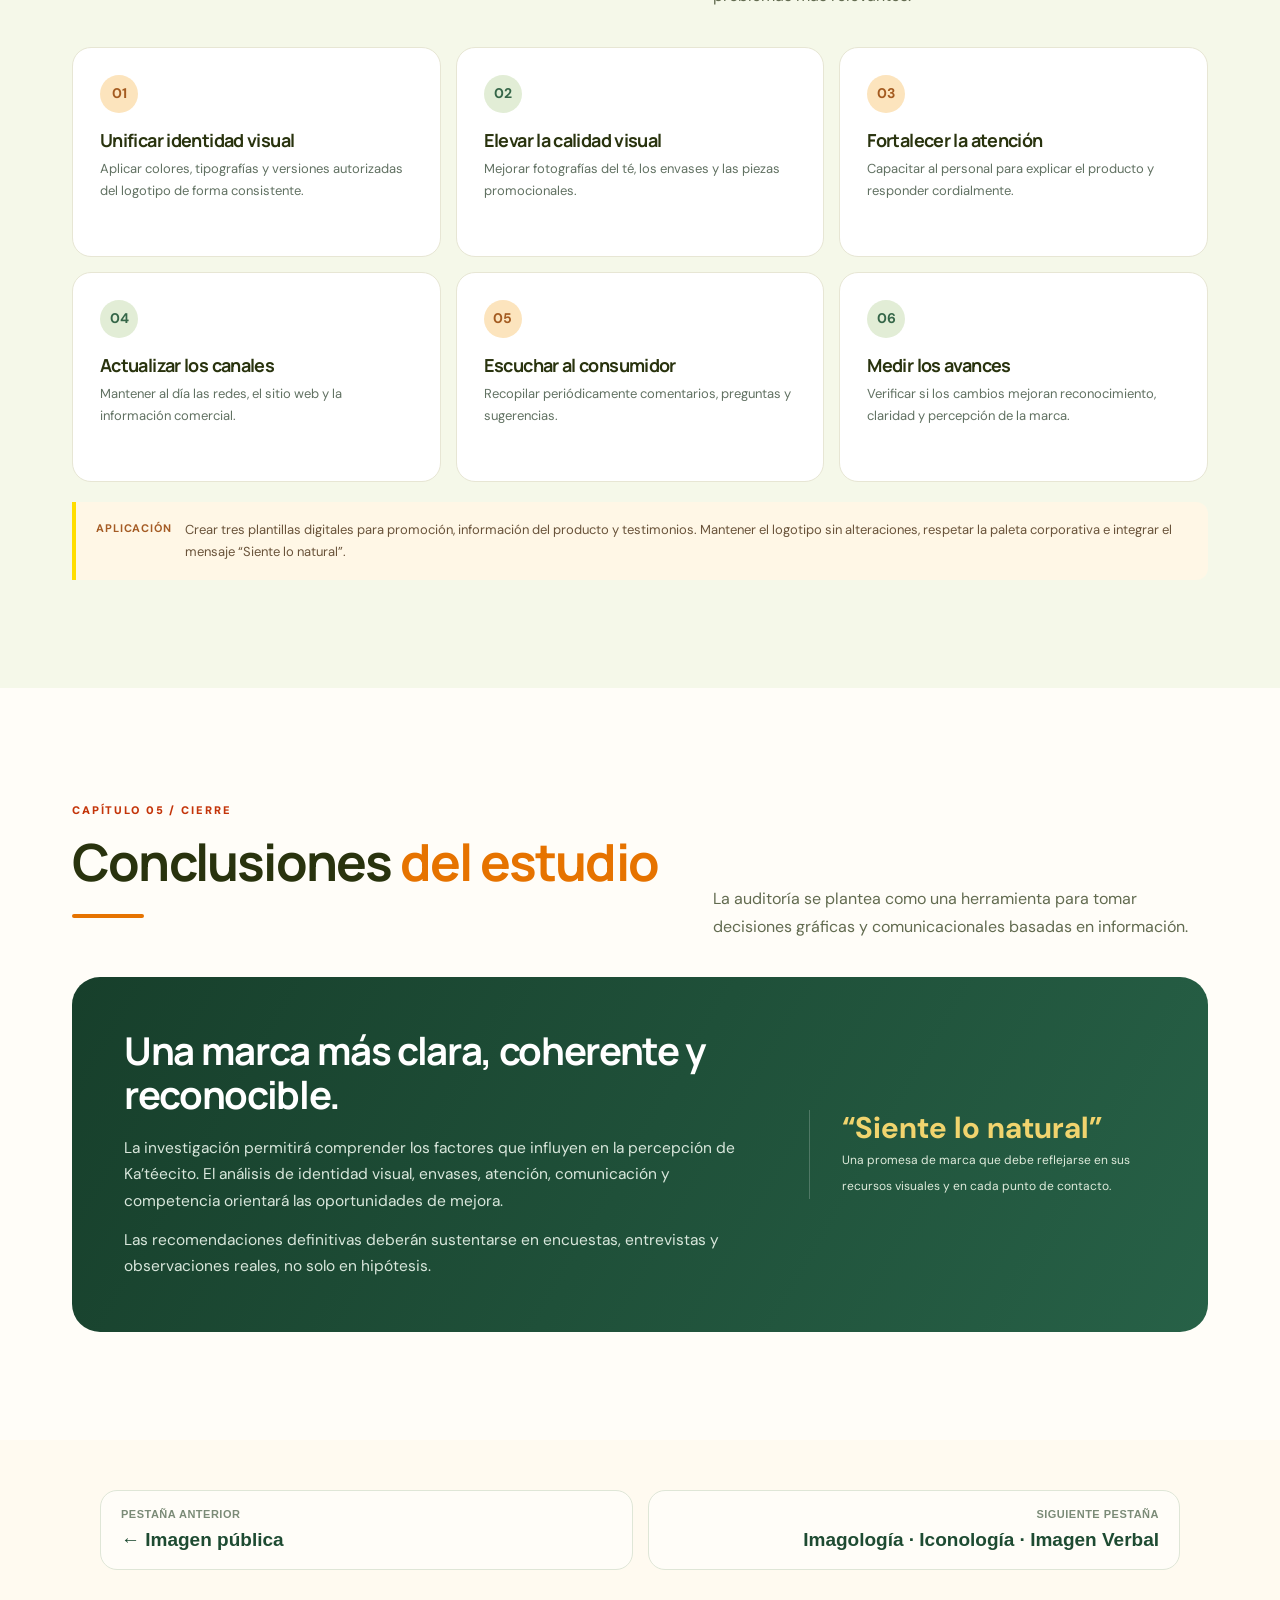
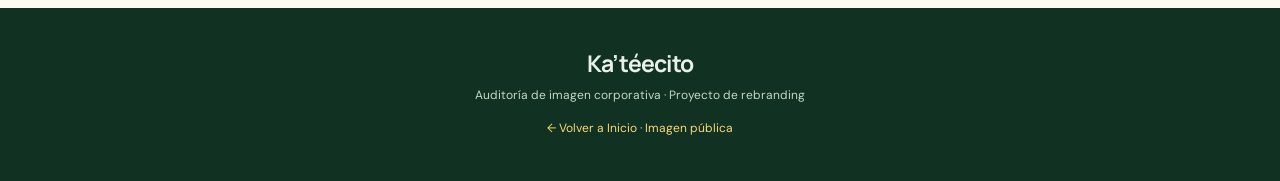
<file: auditoria-imagen.html>
<!DOCTYPE html>

<html lang="es">
<head>
<meta charset="utf-8"/><meta content="width=device-width,initial-scale=1" name="viewport"/>
<meta content="#173c2c" name="theme-color"/>
<meta content="Auditoría de imagen de Ka’téecito: identidad, investigación, autoanálisis y oportunidades de mejora." name="description"/>
<title>Auditoría de Imagen | Ka’téecito</title>
<style>
@import url('https://fonts.googleapis.com/css2?family=DM+Sans:wght@400;500;600;700;800&family=Manrope:wght@400;500;600;700;800&display=swap');
:root{--forest:#406300;--forest2:#527b08;--lime:#edf3ca;--cream:#fffaf0;--paper:#fffdf8;--ink:#29330e;--muted:#626b50;--orange:#E67300;--yellow:#FFDD00;--red:#C4350A;--line:#e7e6d4;--radius:22px;--shadow:0 18px 55px rgba(18,49,31,.08)}
*{box-sizing:border-box}html{scroll-behavior:smooth;scroll-padding-top:112px}body{margin:0;color:var(--ink);background:var(--cream);font:15.5px/1.7 'DM Sans',Arial,sans-serif}h1,h2,h3,h4,p{margin-top:0}h1,h2,h3,h4{font-family:Manrope,'DM Sans',sans-serif;line-height:1.16;letter-spacing:-.035em}a{color:inherit}button{font:inherit}img{max-width:100%;display:block}::selection{background:#f5d270;color:var(--forest)}
.topbar{background:#406300;color:#e9f2e7;font-size:11px;letter-spacing:.13em;font-weight:800;text-align:center;padding:7px 16px}.site-header{position:sticky;top:0;z-index:40;background:rgba(255,253,249,.94);border-bottom:1px solid #e6e7db;backdrop-filter:blur(18px)}.site-nav{max-width:1340px;margin:auto;min-height:76px;padding:12px 34px;display:flex;align-items:center;gap:24px}.brand{display:flex;align-items:center;gap:13px;text-decoration:none;flex:0 0 auto}.brand img{height:52px;max-width:108px;object-fit:contain}.brand-name{display:flex;flex-direction:column;font-size:13px;font-weight:800;line-height:1.1;letter-spacing:.01em}.brand-name small{font-size:9px;color:var(--muted);letter-spacing:.1em;margin-top:5px}.site-links{display:flex;align-items:center;gap:8px;margin-left:auto;overflow:auto;scrollbar-width:none}.site-links::-webkit-scrollbar{display:none}.site-links a{text-decoration:none;font-weight:800;font-size:11px;white-space:nowrap;padding:10px 13px;border-radius:99px;transition:.2s}.site-links a:hover,.site-links .selected{background:#e7f0dc;color:#406300}.menu-btn{display:none;border:1px solid var(--line);background:white;border-radius:10px;width:42px;height:42px;font-size:23px;cursor:pointer;margin-left:auto}
.hero{position:relative;min-height:610px;overflow:hidden;background:linear-gradient(112deg,#406300 0%,#527b08 68%,#638917 100%);color:white}.hero::before{content:"";position:absolute;inset:0;opacity:.18;background:radial-gradient(circle at 87% 22%,#FFDD00 0 5%,transparent 34%),radial-gradient(circle at 6% 110%,#d0dd90 0 5%,transparent 35%)}.hero-content{position:relative;max-width:1280px;margin:auto;padding:78px 32px 76px;display:grid;grid-template-columns:1.05fr .95fr;align-items:center;gap:62px}.eyebrow{display:inline-flex;align-items:center;gap:11px;letter-spacing:.16em;text-transform:uppercase;font-size:11px;font-weight:800}.eyebrow::before{content:"";width:27px;height:2px;background:var(--yellow)}.hero h1{font-size:clamp(54px,6.5vw,100px);letter-spacing:-.065em;margin:24px 0 21px;font-weight:800}.hero h1 em{display:block;color:#FFDD00;font-style:normal}.hero p{font-size:17px;color:#e0ebe0;line-height:1.75;max-width:530px}.hero-tags{display:flex;gap:9px;flex-wrap:wrap;margin:26px 0 32px}.hero-tags span{border:1px solid #ffffff44;color:#f0f5e9;border-radius:100px;padding:7px 13px;font-size:11px;font-weight:700}.hero-actions{display:flex;gap:15px;align-items:center;flex-wrap:wrap}.btn{display:inline-flex;align-items:center;gap:12px;text-decoration:none;padding:13px 20px;border-radius:11px;font-size:12px;font-weight:800;transition:transform .2s}.btn:hover{transform:translateY(-3px)}.btn-yellow{background:var(--yellow);color:#243322}.btn-outline{border:1px solid #7c9a86;color:white}.hero-visual{position:relative;min-height:420px;display:grid;place-items:center}.visual-ring{position:absolute;width:min(430px,95%);aspect-ratio:1;border-radius:50%;border:1px solid #ffffff36;box-shadow:0 0 0 38px #ffffff09,0 0 0 80px #ffffff07}.hero-image{position:relative;width:min(395px,90%);height:408px;object-fit:cover;border-radius:185px 185px 25px 25px;border:8px solid #ffffff22;box-shadow:0 25px 85px #08281990}.floating-label{position:absolute;left:-4%;bottom:24px;background:var(--paper);color:var(--forest);padding:17px 24px;border-radius:14px;box-shadow:var(--shadow);transform:rotate(-5deg);font-weight:800;font-size:16px;line-height:1.4}.floating-label small{display:block;color:var(--orange);font-size:10px;letter-spacing:.13em}.fruit{position:absolute;border-radius:100%;width:80px;height:80px;right:3%;top:5%;background:repeating-conic-gradient(#f6cc55 0 26deg,#fff1b7 26deg 30deg);border:9px solid #e9a937;box-shadow:0 8px 30px #0003}.hero-bottom{border-top:1px solid #ffffff25;background:#344f00}.hero-stats{max-width:1280px;margin:auto;padding:23px 32px;display:grid;grid-template-columns:repeat(3,1fr);gap:16px}.hero-stats div{display:flex;align-items:center;gap:13px;border-right:1px solid #ffffff24}.hero-stats div:last-child{border:0}.hero-stats strong{font-size:32px;line-height:1;font-family:Manrope}.hero-stats small{font-size:12px;line-height:1.3;color:#d0e1cb;max-width:145px}
.chapter-nav{position:sticky;top:76px;z-index:35;background:#fffef9;border-bottom:1px solid var(--line);box-shadow:0 6px 18px #152e1710}.chapter-inner{display:flex;max-width:1280px;padding:0 32px;margin:auto;align-items:center;gap:20px;overflow-x:auto;scrollbar-width:none}.chapter-inner::-webkit-scrollbar{display:none}.chapter-inner>span{font-size:10px;letter-spacing:.12em;font-weight:900;color:var(--orange);white-space:nowrap}.chapter-inner a{padding:17px 7px;border-bottom:3px solid transparent;font-size:12px;text-decoration:none;white-space:nowrap;font-weight:800;color:#617364;transition:.2s}.chapter-inner a:hover,.chapter-inner a.active{color:var(--forest);border-color:var(--orange)}.progress{position:absolute;bottom:0;left:0;height:2px;width:0;background:var(--orange)}
.container{max-width:1200px;margin:auto;padding:0 32px}.section{padding:108px 0;position:relative}.section.soft{background:#f1f3e9}.section.dark{background:var(--forest);color:white}.section.light{background:#fffdf8}.section-intro{display:grid;grid-template-columns:1.1fr .9fr;gap:35px;align-items:end;margin-bottom:37px}.kicker{display:inline-block;font-size:11px;letter-spacing:.17em;font-weight:900;text-transform:uppercase;color:#C4350A;margin-bottom:13px}.dark .kicker{color:var(--yellow)}.section h2{font-size:clamp(34px,4vw,58px);margin-bottom:0;max-width:740px}.section h2 em{font-style:normal;color:#E67300}.dark h2 em{color:#FFDD00}.section-intro>p{color:#617264;font-size:16px;margin:0}.dark .section-intro>p{color:#cee0d2}.line{width:72px;height:4px;border-radius:5px;background:var(--orange);margin:22px 0}.subheading{font-size:24px;margin:48px 0 18px}.body-copy{color:#586a5a}.panel{background:white;border:1px solid var(--line);border-radius:var(--radius);box-shadow:var(--shadow);padding:28px}.panel h3{font-size:21px}.panel p:last-child{margin-bottom:0}.intro-grid{display:grid;grid-template-columns:1.15fr .85fr;gap:24px}.intro-feature{padding:38px 40px;border-radius:24px;background:linear-gradient(140deg,#e8f0da,#f7f4e4);border:1px solid #dce6d5}.intro-feature p{font-size:17px;max-width:670px}.intro-feature strong{color:#406300}.lens{background:#406300;color:#f6f7ef;border-radius:24px;padding:35px;position:relative;overflow:hidden}.lens::after{content:"";position:absolute;width:245px;height:245px;border-radius:50%;border:40px solid #ffffff0f;right:-110px;bottom:-110px}.lens h3{position:relative;font-size:23px}.lens p{position:relative;color:#deece0}.pills{display:flex;gap:8px;flex-wrap:wrap;position:relative;margin-top:20px}.pills span{border-radius:30px;background:#ffffff1c;padding:7px 13px;font-size:11px;font-weight:700}.objective{margin-top:26px;background:#fff;border:1px solid #e3e8dd;border-left:6px solid var(--orange);padding:26px 35px;border-radius:15px;font-weight:800;font-size:18px;line-height:1.65}.objective small{display:block;color:#C4350A;font-size:11px;letter-spacing:.12em;margin-bottom:6px}.objectives{display:grid;grid-template-columns:repeat(5,1fr);gap:12px}.objective-item{background:white;padding:23px;border:1px solid var(--line);border-radius:16px}.objective-item b{font:800 35px Manrope;color:#d5e1cc}.objective-item p{font-size:13px;margin:11px 0 0;line-height:1.6}.example{display:flex;align-items:flex-start;gap:13px;padding:17px 20px;background:#fff7e6;border-left:4px solid var(--yellow);border-radius:0 12px 12px 0;color:#69533a;font-size:13px;margin-top:20px}.example strong{flex-shrink:0;color:#a55c25;font-size:11px;letter-spacing:.08em}.example p{margin:0}.chart-example{display:grid;grid-template-columns:1fr 1fr;gap:20px;margin-top:22px}.chart-box{background:white;padding:24px;border-radius:18px;border:1px solid var(--line)}.chart-box h4{font-size:13px;margin-bottom:15px;color:var(--forest)}.bar-track{height:14px;background:#e9eee5;border-radius:30px;overflow:hidden}.bar-track span{display:block;height:100%;border-radius:30px;background:var(--orange)}.chart-row{display:flex;justify-content:space-between;gap:20px;font-size:12px;font-weight:800;margin:13px 0 6px}.chart-note{font-size:12px;color:var(--muted);margin-top:12px}
.steps{display:grid;grid-template-columns:repeat(5,1fr);gap:13px}.step{background:#fff;border:1px solid #e0e7d8;border-radius:20px;padding:26px 19px 24px;position:relative;box-shadow:0 8px 26px #1c3e2010}.step::before{content:"";position:absolute;top:-1px;left:23px;right:23px;height:4px;background:var(--orange);border-radius:0 0 4px 4px}.step:nth-child(2)::before,.step:nth-child(5)::before{background:#447750}.step:nth-child(3)::before{background:#e1bf49}.step b{font-size:36px;color:#d9e3d3;letter-spacing:-.06em}.step h3{font-size:16px;margin:8px 0 12px}.step p{font-size:12.5px;color:#5c6e5e;margin:0}.step small{display:block;margin-top:16px;color:#a66c30;font-size:11px;font-weight:700}.insight-banner{margin-top:25px;border-radius:20px;background:var(--forest);padding:27px 35px;display:flex;gap:32px;align-items:center;justify-content:space-between;color:white}.insight-banner strong{font-size:22px}.insight-banner p{margin:0;color:#e0e8df;max-width:700px}
.method-grid{display:grid;grid-template-columns:repeat(4,1fr);gap:16px}.method{padding:28px 22px;background:white;border:1px solid var(--line);border-radius:20px;display:flex;flex-direction:column;min-height:242px}.method .tiny{font-weight:900;color:#be7329;letter-spacing:.13em;font-size:11px}.method h3{font-size:19px;margin:16px 0 10px}.method p{font-size:13px;color:#5b6b60}.method .question{border-top:1px solid var(--line);margin-top:auto;padding-top:15px;color:#2d5c40;font-size:12px;font-weight:700}.double-grid{display:grid;grid-template-columns:1fr 1fr;gap:20px}.clean-list{padding:0;margin:0;list-style:none;counter-reset:tasks}.clean-list li{counter-increment:tasks;padding:12px 0 12px 47px;border-bottom:1px solid #e6eadd;position:relative;font-size:13px}.clean-list li::before{content:counter(tasks,decimal-leading-zero);position:absolute;left:0;top:12px;font-weight:900;color:#a96b2c}.clean-list li:last-child{border:0}.timeline{display:grid;grid-template-columns:repeat(4,1fr);gap:12px;margin-top:20px}.week{background:#fff;border:1px solid var(--line);border-radius:17px;padding:22px}.week b{display:block;color:#3d7248;font-size:10px;letter-spacing:.14em}.week h4{font-size:16px;margin:12px 0 7px}.week p{font-size:12px;margin:0;color:#677166}.week .week-line{height:5px;background:#e8ece0;border-radius:10px;margin-bottom:17px}.week .week-line span{display:block;width:100%;height:100%;border-radius:10px;background:#84a463}.week:nth-child(2) .week-line span{background:#efb64f}.week:nth-child(3) .week-line span{background:#ee8c40}.week:nth-child(4) .week-line span{background:#477d55}.result-panel{margin-top:23px;border-radius:20px;padding:31px 36px;background:#e3ead9;display:grid;grid-template-columns:210px 1fr;gap:20px;align-items:center}.result-panel strong{font-size:25px;line-height:1.25}.result-panel p{margin:0;color:#4d624f}
.audit-grid{display:grid;grid-template-columns:repeat(2,1fr);gap:14px}.audit-tile{background:#ffffff10;border:1px solid #ffffff20;border-radius:17px;padding:25px;display:flex;gap:18px}.audit-tile b{font-size:13px;color:var(--yellow)}.audit-tile h3{font-size:18px;color:white}.audit-tile p{font-size:13px;color:#d4e3d3;margin:0}.foda{display:grid;grid-template-columns:repeat(2,1fr);gap:14px;margin-top:26px}.foda-box{padding:26px;background:#fefdf8;color:var(--ink);border-radius:18px;min-height:226px}.foda-box:nth-child(2){background:#fff1db}.foda-box:nth-child(3){background:#e6f0d8}.foda-box:nth-child(4){background:#f9e1d9}.foda-box h3{font-size:18px;margin-bottom:12px}.foda-box ul{margin:0;padding-left:18px;font-size:13px}.foda-box li{margin-bottom:7px}.foda-label{display:block;color:#7f8e7e;font-size:10px;font-weight:900;letter-spacing:.15em;margin-bottom:8px}.dark-note{margin-top:16px;color:#d2e2d1;font-size:12px;font-style:italic}
.actions{display:grid;grid-template-columns:repeat(3,1fr);gap:15px}.action{background:white;border:1px solid var(--line);border-radius:19px;padding:27px;min-height:210px}.action b{display:inline-grid;place-items:center;width:38px;height:38px;border-radius:50%;background:#fce4bd;color:#a45b20;font-size:14px}.action h3{font-size:18px;margin:17px 0 8px}.action p{font-size:13px;color:#617162;margin:0}.action:nth-child(2n) b{background:#e2edd6;color:#356648}.closing{border-radius:28px;background:linear-gradient(120deg,#173f2b,#276147);color:white;padding:52px;display:grid;grid-template-columns:1.3fr .7fr;gap:40px;align-items:center;overflow:hidden}.closing h3{font-size:clamp(28px,3vw,44px);margin:0 0 17px}.closing p{color:#d9e7dc;margin:0}.closing-side{border-left:1px solid #ffffff35;padding-left:32px}.closing-side strong{display:block;font-size:30px;line-height:1.2;color:#f1d46e}.closing-side small{font-size:12px;color:#deeadb}.footer{background:#113222;color:#e7f1e9;padding:42px 28px;text-align:center}.footer h3{font-size:23px;margin:0 0 8px}.footer p{font-size:12px;color:#c3d7c4;margin:0}.footer a{color:#f7d779;text-decoration:none}.back-top{position:fixed;bottom:25px;right:23px;width:44px;height:44px;border:0;border-radius:50%;background:var(--orange);color:#fff;font-size:23px;box-shadow:0 10px 30px #0003;cursor:pointer;opacity:0;pointer-events:none;transition:.2s;z-index:60}.back-top.show{opacity:1;pointer-events:auto}
@media(max-width:1150px){.site-links{max-width:calc(100vw - 240px)}.hero-content{gap:28px}.objectives{grid-template-columns:repeat(3,1fr)}.steps{grid-template-columns:repeat(3,1fr)}.method-grid{grid-template-columns:repeat(2,1fr)}}
@media(max-width:800px){.site-nav{padding:10px 20px;min-height:66px}.brand img{height:44px}.site-links{display:none;position:absolute;top:65px;left:10px;right:10px;max-width:none;background:#fff;border-radius:14px;box-shadow:var(--shadow);padding:12px;max-height:70vh;overflow:auto;flex-direction:column;align-items:stretch}.site-links.open{display:flex}.menu-btn{display:block}.chapter-nav{top:65px}.chapter-inner{padding:0 17px}.hero-content{grid-template-columns:1fr;padding:61px 24px 52px}.hero h1{font-size:61px}.hero-visual{min-height:360px}.hero-image{width:310px;height:345px}.hero-stats{padding:18px 24px}.container{padding:0 22px}.section{padding:75px 0}.section-intro,.intro-grid,.double-grid,.closing{grid-template-columns:1fr}.section-intro{gap:14px}.objectives{grid-template-columns:repeat(2,1fr)}.steps{grid-template-columns:repeat(2,1fr)}.timeline{grid-template-columns:repeat(2,1fr)}.closing-side{border-left:0;border-top:1px solid #ffffff30;padding:22px 0 0}.actions{grid-template-columns:repeat(2,1fr)}.result-panel{grid-template-columns:1fr}.floating-label{left:3%}}
@media(max-width:540px){.hero h1{font-size:49px}.hero p{font-size:15px}.hero-stats strong{font-size:24px}.hero-stats small{font-size:9px}.hero-stats div{gap:6px}.hero-visual{min-height:335px}.hero-image{height:310px;width:280px}.floating-label{font-size:13px}.section h2{font-size:34px}.intro-feature,.lens{padding:26px}.objectives,.steps,.method-grid,.audit-grid,.foda,.actions,.chart-example{grid-template-columns:1fr}.timeline{grid-template-columns:1fr 1fr}.objective{padding:21px;font-size:16px}.insight-banner{display:block;padding:25px}.insight-banner p{margin-top:12px}.closing{padding:28px}.brand-name{display:none}}
@media(prefers-reduced-motion:reduce){html{scroll-behavior:auto}*,*::before,*::after{transition:none!important;animation:none!important}}
@media print{.topbar,.site-header,.chapter-nav,.back-top,.hero-actions{display:none!important}.hero{min-height:auto;print-color-adjust:exact;-webkit-print-color-adjust:exact}.hero-content{padding:35px;grid-template-columns:1fr 1fr}.section{padding:36px 0;break-inside:avoid}.container{max-width:none}.dark,.hero{print-color-adjust:exact;-webkit-print-color-adjust:exact}}
</style>
<link href="kate-navigation.css" rel="stylesheet"/><script defer="True" src="kate-navigation.js"></script><link href="kate-interactive.css" rel="stylesheet"/><style>
/* Auditoria dinámica: ajustes encapsulados para no afectar otras páginas */
.audit-hub{position:relative;background:#fffdf8;padding:72px 0 84px;overflow:hidden}
.audit-hub:before{content:"";position:absolute;width:440px;height:440px;border-radius:50%;right:-160px;top:-175px;background:radial-gradient(circle,#fbeac7,transparent 69%);pointer-events:none}
.audit-hub .hub-heading{display:flex;align-items:end;justify-content:space-between;gap:24px;margin-bottom:26px}
.audit-hub h2{font-size:clamp(32px,4.1vw,56px);margin:4px 0 10px;max-width:680px}
.audit-hub .hub-heading p{margin:0;max-width:360px;color:#617064;font-size:14px}
.audit-hub .audit-tabs{display:flex;gap:9px;flex-wrap:wrap;margin-bottom:24px}
.audit-hub .audit-tab{border:1px solid #dce5d8;border-radius:999px;padding:12px 19px;background:#fff;color:#406300;font-size:13px;font-weight:800;cursor:pointer;transition:.22s}
.audit-hub .audit-tab:hover{border-color:#E67300;transform:translateY(-2px)}
.audit-hub .audit-tab[aria-selected=true]{background:#406300;color:#fff;border-color:#406300;box-shadow:0 8px 22px #204b332e}
.audit-hub .audit-workspace{display:grid;grid-template-columns:minmax(0,1.35fr) minmax(280px,.65fr);gap:23px}
.audit-hub .assessment{padding:30px;background:#fff;border:1px solid #e4e9dd;border-radius:24px;box-shadow:0 16px 40px #1638210c;min-height:480px}
.audit-hub .assessment h3{font-size:27px;margin:0 0 8px}
.audit-hub .assessment .assessment-desc{color:#67766b;margin-bottom:26px;font-size:14px}
.audit-hub .audit-check{display:flex;gap:15px;align-items:flex-start;padding:18px 16px;margin-bottom:11px;border:1px solid #e1e7db;border-radius:15px;background:#fff;cursor:pointer;transition:.2s}
.audit-hub .audit-check:hover{background:#f7faf3;border-color:#b1cba2}
.audit-hub .audit-check:has(input:checked){background:#f1f8ec;border-color:#9ac28b}
.audit-hub .audit-check input{accent-color:#406300;width:20px;height:20px;flex:none;margin:3px 0 0}
.audit-hub .audit-check strong{font-size:14px;line-height:1.4;display:block;color:#406300}
.audit-hub .audit-check small{color:#6b786a;font-size:12px;line-height:1.5;display:block;margin-top:3px}
.audit-hub .audit-pane[hidden]{display:none!important}
.audit-hub .audit-summary{background:linear-gradient(160deg,#406300,#527b08);color:white;border-radius:24px;padding:30px;display:flex;flex-direction:column;gap:18px;position:relative;overflow:hidden}
.audit-hub .audit-summary:after{content:"";position:absolute;right:-90px;bottom:-95px;width:260px;height:260px;border:35px solid #ffffff0a;border-radius:50%;pointer-events:none}
.audit-hub .summary-label{color:#c7e4cd;letter-spacing:.16em;font-weight:800;font-size:10px}
.audit-hub .score-wrap{display:flex;align-items:center;gap:22px;position:relative;z-index:1}
.audit-hub .score-ring{width:134px;height:134px;border-radius:50%;background:conic-gradient(#FFDD00 var(--pct,0%),#ffffff22 0);padding:11px;flex:none;transition:background .3s}
.audit-hub .score-core{background:#406300;width:100%;height:100%;border-radius:50%;display:grid;place-items:center;font:800 34px Manrope,sans-serif}
.audit-hub .score-core small{font-size:12px;display:block;color:#cbe6d0;text-align:center;margin-top:-31px}
.audit-hub .score-copy strong{font-size:21px;line-height:1.25;display:block}
.audit-hub .score-copy p{font-size:12px;color:#d5e5d6;margin:7px 0 0}
.audit-hub .category-scores{display:grid;gap:15px;position:relative;z-index:1}
.audit-hub .score-line{display:flex;align-items:center;justify-content:space-between;font-size:12px;font-weight:700;margin-bottom:6px}
.audit-hub .mini-track{height:8px;border-radius:100px;background:#ffffff22;overflow:hidden}
.audit-hub .mini-track i{display:block;height:100%;width:0%;border-radius:inherit;background:linear-gradient(90deg,#FFDD00,#ffe4a1);transition:width .35s}
.audit-hub .summary-foot{border-top:1px solid #ffffff35;padding-top:17px;margin-top:auto;color:#d5e7d8;font-size:12px;line-height:1.6;position:relative;z-index:1}
.audit-hub .audit-reset{border:1px solid #ffffff62;background:#ffffff14;color:#fff;border-radius:11px;padding:10px 16px;cursor:pointer;font-size:12px;font-weight:800;margin-top:10px}
.audit-hub .audit-reset:hover{background:#ffffff2a}
.audit-hub .hub-caption{display:flex;align-items:center;gap:13px;font-size:12px;color:#708071;margin-top:20px}
.audit-hub .hub-caption:before{content:"";width:34px;height:2px;background:#E67300}
.audit-hub .quick-links{display:flex;gap:10px;flex-wrap:wrap;margin-top:22px}
.audit-hub .quick-links a{background:#fff2d8;border:1px solid #f7daac;text-decoration:none;font-size:12px;font-weight:800;padding:11px 16px;border-radius:11px;color:#775019;transition:.2s}
.audit-hub .quick-links a:hover{transform:translateY(-2px);background:#ffebbf}
.audit-hub .demo-legend{font-size:11px;letter-spacing:.08em;text-transform:uppercase;color:#b7792b;font-weight:800;margin-bottom:8px}
.audit-hub .presenter-note{margin-top:18px;border-left:3px solid #ec952b;background:#fff9ee;border-radius:0 12px 12px 0;padding:12px 16px;color:#695b43;font-size:12px}
.audit-hub .presenter-note strong{color:#8e5420}
.audit-hub .fade-in-up{opacity:0;transform:translateY(25px);transition:opacity .65s,transform .65s}
.audit-hub .fade-in-up.on{opacity:1;transform:translateY(0)}
@media(max-width:900px){.audit-hub .audit-workspace{grid-template-columns:1fr}.audit-hub .audit-summary{min-height:350px}.audit-hub .hub-heading{display:block}.audit-hub .hub-heading p{max-width:720px}}
@media(max-width:550px){.audit-hub{padding:48px 0}.audit-hub .assessment,.audit-hub .audit-summary{padding:21px}.audit-hub .audit-tab{padding:10px 13px;font-size:11px}.audit-hub .score-ring{width:112px;height:112px}.audit-hub .score-copy strong{font-size:17px}.audit-hub .score-core{font-size:28px}}
@media(prefers-reduced-motion:reduce){.audit-hub *, .audit-hub .fade-in-up{animation:none!important;transition:none!important;scroll-behavior:auto!important}}
</style><style>

/* PALETA CORPORATIVA OFICIAL DE KA’TÉECITO — CAMBIOS EXCLUSIVAMENTE CROMÁTICOS */
:root{
  --forest:#406300; --forest2:#527b08; --lime:#e9f2cf;
  --cream:#fffaf0; --paper:#fffdf8; --ink:#29330e;
  --muted:#626b50; --orange:#E67300; --yellow:#FFDD00;
  --red:#C4350A; --line:#e7e6d4;
  --shadow:0 18px 55px rgba(64,99,0,.09);
}
body{background:#fffaf0;color:#29330e}
.topbar{background:#406300;color:#fff}
.site-header{background:rgba(255,253,248,.96);border-color:#e7e6d4}
.site-links a:hover,.site-links .selected{background:#fff0bd;color:#406300}
.hero{background:linear-gradient(112deg,#406300 0%,#527b08 66%,#6e8e17 100%)}
.hero::before{background:radial-gradient(circle at 87% 22%,#FFDD00 0 5%,transparent 34%),radial-gradient(circle at 6% 110%,#E67300 0 5%,transparent 35%)}
.hero h1 em{color:#FFDD00}.hero p{color:#fff9db}
.hero-bottom{background:#344f00}.hero-stats small{color:#f4f8e7}
.floating-label{color:#406300}.floating-label small{color:#C4350A}
.fruit{background:repeating-conic-gradient(#FFDD00 0 26deg,#fff5b8 26deg 30deg);border-color:#E67300}
.btn-yellow{background:#FFDD00;color:#29330e}.btn-outline{border-color:#fbefbc}
.chapter-nav{background:#fffdf8}.chapter-inner>span,.kicker{color:#C4350A}
.chapter-inner a:hover,.chapter-inner a.active{color:#406300;border-color:#E67300}
.progress,.line{background:#E67300}
.section.soft{background:#f5f8e9}.section.dark{background:#406300}.section.light{background:#fffdf8}
.section h2 em{color:#E67300}.dark h2 em,.dark .kicker{color:#FFDD00}
.section-intro>p,.body-copy{color:#626b50}.dark .section-intro>p{color:#f0f5de}
.panel{background:#fff;border-color:#e7e6d4}.intro-feature{background:linear-gradient(140deg,#edf5d8,#fff7dd);border-color:#dbe7bc}
.intro-feature strong{color:#406300}.lens{background:#406300;color:#fff}.lens p{color:#f2f6e2}
.objective{border-left-color:#E67300;border-color:#e7e6d4;border-left-width:6px}
.objective small{color:#C4350A}
/* Grupos y fichas interactivas: se conserva el funcionamiento original. */
.audit-hub{background:#fff9ea}
.audit-hub .kicker{color:#C4350A}
.audit-hub h2 em{color:#E67300!important}
.audit-tabs{border-color:#e7e6d4}
.audit-tab{color:#406300}
.audit-tab[aria-selected="true"],.audit-tab.active{background:#406300;color:#fff;border-color:#406300}
.audit-tab:hover{border-color:#E67300}
.audit-workspace,.assessment,.audit-pane{border-color:#e7e6d4}
.audit-check:has(input:checked){background:#f2f8df;border-color:#406300}
.audit-check input{accent-color:#406300}
.demo-legend{color:#C4350A}
/* Variables complementarias de los módulos de evaluación. */
:root{--audit-green:#406300;--audit-orange:#E67300;--audit-yellow:#FFDD00;--audit-red:#C4350A}
/* Enlaces, controles y contornos con los colores institucionales. */
a:focus-visible,button:focus-visible,input:focus-visible{outline-color:#E67300}
::selection{background:#FFDD00;color:#29330e}

</style></head>
<body>
<div class="topbar">KA’TÉECITO · INVESTIGACIÓN DE IMAGEN CORPORATIVA · SIENTE LO NATURAL</div>
<header aria-label="Navegación principal de Ka'tée Cito" id="kate-global-header"><div class="kate-nav-shell"><a aria-label="Ir a Inicio" class="kate-brand" href="index.html"><img alt="Ka'tée Cito" src="img/logo-kateecito.png"/></a><div class="kate-nav-controls"><button aria-label="Desplazar pestañas a la izquierda" class="kate-arrow" data-move="left" type="button">‹</button><nav aria-label="Pestañas del sitio" class="kate-track"><a href="index.html"><span class="kate-nav-number">01</span>Inicio</a><a href="empresa.html"><span class="kate-nav-number">02</span>Empresa</a><a href="publico.html"><span class="kate-nav-number">03</span>Público objetivo</a><a href="identidad-corporativa.html"><span class="kate-nav-number">04</span>Identidad corporativa</a><a href="identidad-visual.html"><span class="kate-nav-number">05</span>Identidad visual</a><a href="imagen-institucional.html"><span class="kate-nav-number">06</span>Imagen institucional</a><a href="aplicaciones.html"><span class="kate-nav-number">07</span>Aplicaciones</a><a href="comunicacion.html"><span class="kate-nav-number">08</span>Comunicación</a><a href="comunicacion-corporativa.html"><span class="kate-nav-number">09</span>Comunicación corporativa</a><a href="manual-identidad.html"><span class="kate-nav-number">10</span>Manual de identidad</a><a href="propuestas-mejora.html"><span class="kate-nav-number">11</span>Propuestas de mejora</a><a aria-current="page" href="auditoria-imagen.html"><span class="kate-nav-number">12</span>Auditoría de imagen</a><a href="imagen-publica.html"><span class="kate-nav-number">13</span>Imagen pública</a><a href="imagen-verbal.html"><span class="kate-nav-number">14</span>IMAGOLOGÍA · ICONOLOGÍA · IMAGEN VERBAL</a></nav><button aria-label="Desplazar pestañas a la derecha" class="kate-arrow" data-move="right" type="button">›</button><button aria-controls="kate-page-menu" aria-expanded="false" aria-label="Mostrar todas las pestañas" class="kate-menu-button" type="button"><svg aria-hidden="true" fill="none" stroke="currentColor" stroke-linecap="round" stroke-width="2.1" viewbox="0 0 24 24"><path d="M4 7h16M4 12h16M4 17h16"></path></svg> Secciones</button></div></div><div class="kate-menu-panel" id="kate-page-menu"><p class="kate-menu-title">Explorar las secciones</p><div class="kate-menu-grid"><a href="index.html"><small>01</small>Inicio</a><a href="empresa.html"><small>02</small>Empresa</a><a href="publico.html"><small>03</small>Público objetivo</a><a href="identidad-corporativa.html"><small>04</small>Identidad corporativa</a><a href="identidad-visual.html"><small>05</small>Identidad visual</a><a href="imagen-institucional.html"><small>06</small>Imagen institucional</a><a href="aplicaciones.html"><small>07</small>Aplicaciones</a><a href="comunicacion.html"><small>08</small>Comunicación</a><a href="comunicacion-corporativa.html"><small>09</small>Comunicación corporativa</a><a href="manual-identidad.html"><small>10</small>Manual de identidad</a><a href="propuestas-mejora.html"><small>11</small>Propuestas de mejora</a><a aria-current="page" href="auditoria-imagen.html"><small>12</small>Auditoría de imagen</a><a href="imagen-publica.html"><small>13</small>Imagen pública</a><a href="imagen-verbal.html"><small>14</small>IMAGOLOGÍA · ICONOLOGÍA · IMAGEN VERBAL</a></div></div></header>
<section aria-labelledby="hero-title" class="hero"><div class="hero-content"><div><span class="eyebrow">KA’TÉECITO / ESTUDIO DE MARCA</span><h1 id="hero-title">Auditoría <em>de imagen.</em></h1><p>Analizamos cómo se presenta Ka’téecito, qué percibe el consumidor y cómo fortalecer una identidad visual clara, fresca y memorable.</p><div class="hero-tags"><span>Identidad visual</span><span>Investigación</span><span>Percepción del público</span></div><div class="hero-actions"><a class="btn btn-yellow" href="#necesidad">Explorar el estudio ↗</a><a class="btn btn-outline" href="#plan">Ver plan de investigación ↓</a></div></div><div class="hero-visual"><div class="visual-ring"></div><img alt="Presentación gráfica de empaque de Ka’téecito" class="hero-image" id="productImg" src="[data-uri]"/><div aria-hidden="true" class="fruit"></div><div class="floating-label"><small>PROPUESTA DE MARCA</small>Siente lo natural.</div></div></div><div class="hero-bottom"><div class="hero-stats"><div><strong>05</strong><small>apartados principales</small></div><div><strong>04</strong><small>semanas planificadas</small></div><div><strong>01</strong><small>objetivo: mejorar la imagen</small></div></div></div></section>

<section aria-labelledby="audit-hub-title" class="audit-hub" id="evaluacion-interactiva">
<div class="container">
<div class="hub-heading fade-in-up"><div><span class="kicker">RECURSO PARA LA EXPOSICIÓN · KA’TÉECITO</span><h2 id="audit-hub-title">Explora la auditoría <em style="font-style:normal;color:#da792b">en vivo.</em></h2><div class="line"></div></div><p>Selecciona un área y comprueba qué aspectos deberían verificarse durante la investigación de imagen corporativa.</p></div>
<div aria-label="Áreas de revisión" class="audit-tabs" role="tablist">
<button aria-controls="pane-visual" aria-selected="true" class="audit-tab" data-audit-tab="visual" id="tab-visual" role="tab" type="button">01 · Identidad visual</button>
<button aria-controls="pane-comunicacion" aria-selected="false" class="audit-tab" data-audit-tab="comunicacion" id="tab-comunicacion" role="tab" tabindex="-1" type="button">02 · Comunicación</button>
<button aria-controls="pane-experiencia" aria-selected="false" class="audit-tab" data-audit-tab="experiencia" id="tab-experiencia" role="tab" tabindex="-1" type="button">03 · Experiencia</button>
</div>
<div class="audit-workspace fade-in-up">
<div class="assessment">
<div aria-labelledby="tab-visual" class="audit-pane" data-audit-pane="visual" id="pane-visual" role="tabpanel">
<div class="demo-legend">Dimensión 01 / Identidad de marca</div><h3>¿La marca se reconoce?</h3><p class="assessment-desc">Revisión orientativa de la coherencia entre los recursos gráficos de Ka’téecito.</p>
<label class="audit-check"><input data-check-group="visual" type="checkbox"/><span><strong>Logotipo original y legible</strong><small>Se conservan proporciones, formas y aplicaciones autorizadas, sin distorsión.</small></span></label>
<label class="audit-check"><input data-check-group="visual" type="checkbox"/><span><strong>Colores corporativos consistentes</strong><small>Rojo puro, anaranjado, verde oscuro y amarillo en las piezas de marca.</small></span></label>
<label class="audit-check"><input data-check-group="visual" type="checkbox"/><span><strong>Envases y afiches coherentes</strong><small>Estilo visual uniforme y fotografías que representan correctamente el té cítrico.</small></span></label>
<label class="audit-check"><input data-check-group="visual" type="checkbox"/><span><strong>Producto claramente identificado</strong><small>El consumidor distingue que es té en polvo para preparar, no un refresco listo.</small></span></label>
</div>
<div aria-labelledby="tab-comunicacion" class="audit-pane" data-audit-pane="comunicacion" hidden="" id="pane-comunicacion" role="tabpanel">
<div class="demo-legend">Dimensión 02 / Comunicación de marca</div><h3>¿El mensaje es claro?</h3><p class="assessment-desc">Verificación de consistencia verbal y digital en los puntos de contacto.</p>
<label class="audit-check"><input data-check-group="comunicacion" type="checkbox"/><span><strong>Eslogan usado con coherencia</strong><small>“Siente lo Natural” se presenta de forma consistente en las comunicaciones.</small></span></label>
<label class="audit-check"><input data-check-group="comunicacion" type="checkbox"/><span><strong>Redes con estilo reconocible</strong><small>Las publicaciones mantienen una línea gráfica y una frecuencia revisable.</small></span></label>
<label class="audit-check"><input data-check-group="comunicacion" type="checkbox"/><span><strong>Mensajes sobre el producto precisos</strong><small>Se explica qué ofrece Ka’téecito y cómo se prepara sin promesas no verificadas.</small></span></label>
<label class="audit-check"><input data-check-group="comunicacion" type="checkbox"/><span><strong>Canales digitales actualizados</strong><small>Sitio web, redes y contactos presentan información vigente y fácil de encontrar.</small></span></label>
</div>
<div aria-labelledby="tab-experiencia" class="audit-pane" data-audit-pane="experiencia" hidden="" id="pane-experiencia" role="tabpanel">
<div class="demo-legend">Dimensión 03 / Contacto con el consumidor</div><h3>¿La experiencia genera confianza?</h3><p class="assessment-desc">Aspectos para observar y consultar durante el trabajo de campo.</p>
<label class="audit-check"><input data-check-group="experiencia" type="checkbox"/><span><strong>Atención cercana y respetuosa</strong><small>El personal responde preguntas y mantiene un trato cordial.</small></span></label>
<label class="audit-check"><input data-check-group="experiencia" type="checkbox"/><span><strong>Exhibición y señalización claras</strong><small>La presentación y la información del punto de venta son comprensibles.</small></span></label>
<label class="audit-check"><input data-check-group="experiencia" type="checkbox"/><span><strong>Opiniones recopiladas</strong><small>Se emplean encuestas, entrevistas o comentarios para conocer percepciones.</small></span></label>
<label class="audit-check"><input data-check-group="experiencia" type="checkbox"/><span><strong>Observaciones registradas</strong><small>Los hallazgos se documentan para proponer mejoras sustentadas.</small></span></label>
</div>
<div class="presenter-note"><strong>Modo presentación:</strong> marca los criterios que consideres cumplidos como ejercicio demostrativo. Las selecciones no representan una auditoría aplicada ni resultados reales.</div>
</div>
<aside aria-label="Avance interactivo de la demostración" class="audit-summary">
<span class="summary-label">TABLERO DE REVISIÓN</span>
<div class="score-wrap"><div class="score-ring" id="audit-score-ring" style="--pct:0%"><div class="score-core"><span id="audit-score">0%</span></div></div><div class="score-copy"><strong>Avance de la revisión</strong><p><span id="audit-completed">0</span> de 12 criterios marcados</p></div></div>
<div class="category-scores">
<div><div class="score-line"><span>Identidad visual</span><span id="audit-count-visual">0/4</span></div><div class="mini-track"><i id="audit-bar-visual"></i></div></div>
<div><div class="score-line"><span>Comunicación</span><span id="audit-count-comunicacion">0/4</span></div><div class="mini-track"><i id="audit-bar-comunicacion"></i></div></div>
<div><div class="score-line"><span>Experiencia</span><span id="audit-count-experiencia">0/4</span></div><div class="mini-track"><i id="audit-bar-experiencia"></i></div></div>
</div>
<div class="summary-foot">Este tablero es un ejemplo interactivo para explicar el proceso. Para convertirlo en diagnóstico real, cada criterio necesita evidencia.<button class="audit-reset" id="audit-reset" type="button">Reiniciar revisión ↻</button></div>
</aside>
</div>
<div class="hub-caption">Un diagnóstico útil parte de observaciones, encuestas y entrevistas; no de cifras inventadas.</div>
<div class="quick-links"><a href="#proceso">Ver proceso de auditoría ↓</a><a href="#plan">Explorar metodología ↓</a><a href="#autoanalisis">Consultar autoanálisis ↓</a><a href="#mejoras">Acciones de mejora ↓</a></div>
</div>
</section>
<nav aria-label="Capítulos de auditoría" class="chapter-nav"><div class="chapter-inner"><span>CONTENIDO</span><a href="#evaluacion-interactiva">Panel interactivo</a><a class="active" href="#necesidad">01 · Necesidad</a><a href="#proceso">02 · Auditoría</a><a href="#plan">03 · Investigación</a><a href="#autoanalisis">04 · Autoanálisis</a><a href="#conclusiones">05 · Conclusiones</a></div><div class="progress" id="progress"></div></nav>
<main>
<section class="section light" id="necesidad"><div class="container"><div class="section-intro"><div><span class="kicker">CAPÍTULO 01 / INVESTIGACIÓN</span><h2>Necesidad de la <em>investigación</em></h2><div class="line"></div></div><p>El propósito es comprender cómo los consumidores interpretan la identidad y la propuesta comercial de Ka’téecito.</p></div>
<div class="intro-grid"><article class="intro-feature"><h3>¿Por qué es importante?</h3><p>La investigación permitirá conocer la percepción del público sobre el <strong>té en polvo elaborado a base de frutos cítricos</strong>, los envases, los recursos visuales y la atención al cliente.</p><p>También ayudará a detectar fortalezas y debilidades, comprender las expectativas del consumidor y reconocer oportunidades para diferenciar la marca frente a otras propuestas de té e infusiones.</p></article><aside class="lens"><h3>La imagen que queremos comunicar</h3><p>Una identidad coherente con la esencia del producto, fácil de reconocer y capaz de transmitir la personalidad de Ka’téecito.</p><div class="pills"><span>Naturalidad</span><span>Frescura</span><span>Calidad</span><span>Cercanía</span></div></aside></div>
<div class="example"><strong>EJEMPLO</strong><p>Si las personas valoran el sabor cítrico, pero no reconocen el logotipo o creen que el producto es una bebida lista para tomar, habrá que reforzar la descripción del té en polvo y la comunicación visual.</p></div>
<h3 class="subheading">1.1 · Objetivo general</h3><div class="objective"><small>PROPÓSITO CENTRAL</small>Evaluar la imagen corporativa de Ka’téecito para identificar oportunidades de mejora que fortalezcan su identidad visual, mejoren la percepción del público y contribuyan a su reconocimiento y posicionamiento en el mercado.</div>
<h3 class="subheading">1.2 · Objetivos específicos</h3><div class="objectives"><article class="objective-item"><b>01</b><p>Analizar logotipo, colores, tipografía, eslogan y envases.</p></article><article class="objective-item"><b>02</b><p>Conocer opiniones sobre imagen, presentación, calidad percibida y atención.</p></article><article class="objective-item"><b>03</b><p>Evaluar redes sociales, sitio web y materiales publicitarios.</p></article><article class="objective-item"><b>04</b><p>Identificar fortalezas, debilidades y oportunidades de mejora.</p></article><article class="objective-item"><b>05</b><p>Proponer estrategias para diferenciar y fortalecer la marca.</p></article></div>
<div class="panel" style="margin-top:24px"><h3>¿Cómo medir un posible avance?</h3><p class="body-copy">El documento propone comparar el reconocimiento de la marca antes y después de introducir mejoras. El siguiente gráfico representa únicamente un <strong>ejemplo académico hipotético</strong>; no son resultados de encuestas realizadas.</p><div class="chart-example"><div class="chart-box"><h4>ANTES DE LAS MEJORAS · EJEMPLO</h4><div class="chart-row"><span>Reconocen la marca</span><span>12 de 30 · 40%</span></div><div aria-label="Ejemplo hipotético: 40 por ciento reconoce la marca antes de las mejoras" class="bar-track" role="img"><span style="width:40%"></span></div></div><div class="chart-box"><h4>DESPUÉS DE LAS MEJORAS · EJEMPLO</h4><div class="chart-row"><span>Reconocen la marca</span><span>22 de 30 · 73,3%</span></div><div aria-label="Ejemplo hipotético: 73,3 por ciento reconoce la marca después de las mejoras" class="bar-track" role="img"><span style="width:73.33%;background:#568d55"></span></div></div></div><p class="chart-note">Valores ilustrativos extraídos del ejemplo del documento; el avance deberá comprobarse con una investigación real.</p></div></div></section>
<section class="section soft" id="proceso"><div class="container"><div class="section-intro"><div><span class="kicker">CAPÍTULO 02 / METODOLOGÍA</span><h2>Proceso de <em>auditoría</em></h2><div class="line"></div></div><p>El estudio examinará factores internos y externos para reconocer cómo se construye y comunica la imagen de Ka’téecito.</p></div><div class="steps"><article class="step"><b>01</b><h3>2.1 · Identidad corporativa</h3><p>Revisar nombre, logotipo, colores, tipografía, eslogan “Siente lo natural” y coherencia visual.</p><small>¿La marca se reconoce fácilmente?</small></article><article class="step"><b>02</b><h3>2.2 · Percepción del público</h3><p>Realizar encuestas y entrevistas sobre el producto, los envases, la atención y las asociaciones con la marca.</p><small>¿Qué imagina el consumidor?</small></article><article class="step"><b>03</b><h3>2.3 · Imagen externa</h3><p>Observar punto de venta, envases, afiches, presentación comercial y presencia digital.</p><small>¿Todo comunica lo mismo?</small></article><article class="step"><b>04</b><h3>2.4 · Competencia</h3><p>Comparar presentación, mensajes, atención y propuesta de valor con otras marcas de té e infusiones.</p><small>¿Qué diferencia a Ka’téecito?</small></article><article class="step"><b>05</b><h3>2.5 · Diagnóstico</h3><p>Ordenar los hallazgos e identificar problemas para formular recomendaciones basadas en evidencia.</p><small>¿Qué debe mejorarse primero?</small></article></div><div class="insight-banner"><strong>Del análisis a la acción.</strong><p>La auditoría no solo observa la imagen: permite definir mejoras justificadas en los envases, el punto de venta, las redes y el uso consistente de los recursos gráficos.</p></div></div></section>
<section class="section light" id="plan"><div class="container"><div class="section-intro"><div><span class="kicker">CAPÍTULO 03 / PLANIFICACIÓN</span><h2>Plan de <em>investigación</em></h2><div class="line"></div></div><p>Un proceso ordenado para recopilar opiniones, examinar puntos de contacto y convertir la información en propuestas de mejora.</p></div>
<div class="double-grid"><article class="panel"><h3>3.1 · Planteamiento del problema</h3><p>Determinar si la imagen proyectada por Ka’téecito refleja su propuesta de té en polvo a base de frutos cítricos y los atributos de naturalidad, frescura y cercanía.</p><p class="body-copy">Se estudiarán el reconocimiento de la marca, la claridad del mensaje, los envases, la presentación visual y la atención al consumidor.</p></article><article class="panel" style="background:#edf1e4"><h3>3.3 · Población y muestra</h3><p>La población estará integrada por consumidores actuales y potenciales interesados en el té y en los sabores cítricos.</p><p class="body-copy"><strong>Propuesta académica:</strong> 30 encuestas y 5 entrevistas. Estas cifras son ilustrativas y la muestra no se ha aplicado ni garantiza representatividad estadística.</p></article></div>
<h3 class="subheading">3.2 · Metodología mixta</h3><p class="body-copy">Se combinarán técnicas cuantitativas y cualitativas para conocer la percepción y observar el desempeño de la imagen.</p><div class="method-grid"><article class="method"><span class="tiny">MÉTODO 01</span><h3>Encuestas</h3><p>Recoger valoraciones sobre satisfacción, imagen visual y presentación del producto.</p><div class="question">“Del 1 al 5, ¿cómo calificaría la presentación?”</div></article><article class="method"><span class="tiny">MÉTODO 02</span><h3>Entrevistas</h3><p>Conocer opiniones y sugerencias sobre los envases, el mensaje y la publicidad.</p><div class="question">“¿Qué cambiaría para mejorar la imagen?”</div></article><article class="method"><span class="tiny">MÉTODO 03</span><h3>Observación</h3><p>Revisar exhibición, señalización, limpieza, atención y legibilidad de la información.</p><div class="question">¿Se entiende cómo preparar el té?</div></article><article class="method"><span class="tiny">MÉTODO 04</span><h3>Análisis digital</h3><p>Evaluar imágenes, frecuencia de publicación, coherencia gráfica e interacción.</p><div class="question">¿Se respetan los colores de la marca?</div></article></div>
<h3 class="subheading">3.4 · Actividades del plan</h3><div class="double-grid"><div class="panel"><ol class="clean-list"><li>Definir el problema y los objetivos.</li><li>Diseñar encuestas y preguntas de entrevista.</li><li>Recopilar información y realizar observaciones.</li></ol></div><div class="panel"><ol class="clean-list" style="counter-reset:tasks 3"><li>Analizar datos y reconocer patrones.</li><li>Elaborar el diagnóstico de imagen.</li><li>Formular recomendaciones y prioridades.</li></ol></div></div>
<h3 class="subheading">3.5 · Cronograma de actividades</h3><div class="timeline"><article class="week"><div class="week-line"><span></span></div><b>SEMANA 01</b><h4>Planificación</h4><p>Definir instrumentos y preparar encuestas y entrevistas.</p></article><article class="week"><div class="week-line"><span></span></div><b>SEMANA 02</b><h4>Trabajo de campo</h4><p>Aplicar encuestas, entrevistas y observación del punto de venta.</p></article><article class="week"><div class="week-line"><span></span></div><b>SEMANA 03</b><h4>Análisis</h4><p>Organizar e interpretar la información recopilada.</p></article><article class="week"><div class="week-line"><span></span></div><b>SEMANA 04</b><h4>Informe final</h4><p>Presentar diagnóstico y propuestas de mejora.</p></article></div>
<div class="result-panel"><strong>3.6 · Resultados esperados</strong><p>Conocer la percepción de los consumidores, evaluar la coherencia de los elementos visuales y detectar oportunidades para explicar mejor el té cítrico de Ka’téecito y fortalecer su imagen. <strong>Son resultados previstos, no hallazgos confirmados.</strong></p></div></div></section>
<section class="section dark" id="autoanalisis"><div class="container"><div class="section-intro"><div><span class="kicker">CAPÍTULO 04 / DIAGNÓSTICO INTERNO</span><h2>Autoanálisis <em>de la imagen</em></h2><div class="line"></div></div><p>Revisar las decisiones gráficas y las prácticas de comunicación permite identificar aspectos por fortalecer antes de contrastarlos con la opinión externa.</p></div>
<div class="audit-grid"><article class="audit-tile"><b>4.1</b><div><h3>Identidad visual</h3><p>Comprobar proporciones del logotipo, colores amarillo, verde oscuro, rojo y anaranjado, tipografías y aplicaciones en envases, vasos y uniformes.</p></div></article><article class="audit-tile"><b>4.2</b><div><h3>Comunicación</h3><p>Revisar que las publicaciones expresen naturalidad, frescura y cercanía, además de explicar el producto y su preparación.</p></div></article><article class="audit-tile"><b>4.3</b><div><h3>Atención al cliente</h3><p>Evaluar el saludo, la información sobre el producto y la atención de preguntas, sugerencias y reclamos.</p></div></article><article class="audit-tile"><b>4.4</b><div><h3>Presencia digital</h3><p>Verificar que las imágenes sean fieles al producto, la información esté actualizada y los canales conserven una identidad uniforme.</p></div></article></div>
<h3 class="subheading">4.5 y 4.6 · Matriz de análisis preliminar</h3><div class="foda"><article class="foda-box"><span class="foda-label">FACTORES INTERNOS</span><h3>Fortalezas potenciales</h3><ul><li>Nombre cercano y memorable, asociado con el té.</li><li>Propuesta diferenciadora de té en polvo de frutos cítricos.</li><li>Eslogan “Siente lo natural” y oportunidad de atención cercana.</li></ul></article><article class="foda-box"><span class="foda-label">FACTORES INTERNOS</span><h3>Debilidades potenciales</h3><ul><li>Posible falta de uniformidad visual.</li><li>Posible confusión acerca del tipo de producto y su preparación.</li><li>Fotografías digitales o mecanismos de escucha que podrían mejorarse.</li></ul></article><article class="foda-box"><span class="foda-label">FACTORES EXTERNOS</span><h3>Oportunidades</h3><ul><li>Contenido educativo sobre la preparación del té cítrico.</li><li>Mejorar envases, vasos y presentación del punto de venta.</li><li>Campañas basadas en atributos verificables de la marca.</li></ul></article><article class="foda-box"><span class="foda-label">FACTORES EXTERNOS</span><h3>Amenazas a evaluar</h3><ul><li>Competidores con identidad más consolidada.</li><li>Cambios en preferencias y tendencias de consumo.</li><li>Comentarios negativos no atendidos oportunamente.</li></ul></article></div><p class="dark-note">Importante: las fortalezas, debilidades y amenazas son posibilidades descritas en el documento; deben verificarse mediante observación e investigación. No constituyen resultados de campo.</p></div></section>
<section class="section soft" id="mejoras"><div class="container"><div class="section-intro"><div><span class="kicker">CAPÍTULO 04 / PROPUESTAS</span><h2>4.7 · Acciones <em>de mejora</em></h2><div class="line"></div></div><p>Posibles medidas a priorizar una vez que la auditoría confirme los problemas más relevantes.</p></div><div class="actions"><article class="action"><b>01</b><h3>Unificar identidad visual</h3><p>Aplicar colores, tipografías y versiones autorizadas del logotipo de forma consistente.</p></article><article class="action"><b>02</b><h3>Elevar la calidad visual</h3><p>Mejorar fotografías del té, los envases y las piezas promocionales.</p></article><article class="action"><b>03</b><h3>Fortalecer la atención</h3><p>Capacitar al personal para explicar el producto y responder cordialmente.</p></article><article class="action"><b>04</b><h3>Actualizar los canales</h3><p>Mantener al día las redes, el sitio web y la información comercial.</p></article><article class="action"><b>05</b><h3>Escuchar al consumidor</h3><p>Recopilar periódicamente comentarios, preguntas y sugerencias.</p></article><article class="action"><b>06</b><h3>Medir los avances</h3><p>Verificar si los cambios mejoran reconocimiento, claridad y percepción de la marca.</p></article></div><div class="example"><strong>APLICACIÓN</strong><p>Crear tres plantillas digitales para promoción, información del producto y testimonios. Mantener el logotipo sin alteraciones, respetar la paleta corporativa e integrar el mensaje “Siente lo natural”.</p></div></div></section>
<section class="section light" id="conclusiones"><div class="container"><div class="section-intro"><div><span class="kicker">CAPÍTULO 05 / CIERRE</span><h2>Conclusiones <em>del estudio</em></h2><div class="line"></div></div><p>La auditoría se plantea como una herramienta para tomar decisiones gráficas y comunicacionales basadas en información.</p></div><div class="closing"><div><h3>Una marca más clara, coherente y reconocible.</h3><p>La investigación permitirá comprender los factores que influyen en la percepción de Ka’téecito. El análisis de identidad visual, envases, atención, comunicación y competencia orientará las oportunidades de mejora.</p><p style="margin-top:13px">Las recomendaciones definitivas deberán sustentarse en encuestas, entrevistas y observaciones reales, no solo en hipótesis.</p></div><div class="closing-side"><strong>“Siente lo natural”</strong><small>Una promesa de marca que debe reflejarse en sus recursos visuales y en cada punto de contacto.</small></div></div></div></section>
</main>
<nav aria-label="Ir a otra pestaña" class="kate-page-switcher"><a class="kate-prev" href="imagen-publica.html"><small>Pestaña anterior</small><strong>← Imagen pública</strong></a><a class="kate-next" href="imagen-verbal.html"><small>Siguiente pestaña</small><strong>Imagología · Iconología · Imagen Verbal</strong></a></nav><footer class="footer"><h3>Ka’téecito</h3><p>Auditoría de imagen corporativa · Proyecto de rebranding</p><p style="margin-top:13px"><a href="index.html">← Volver a Inicio</a> · <a href="imagen-publica.html">Imagen pública</a></p></footer>
<button aria-label="Volver arriba" class="back-top" id="backTop">↑</button>
<script>
(()=>{'use strict';const menu=document.getElementById('menuBtn'),links=document.getElementById('siteLinks'),back=document.getElementById('backTop'),progress=document.getElementById('progress'),anchors=[...document.querySelectorAll('.chapter-inner a')],sections=anchors.map(a=>document.querySelector(a.getAttribute('href'))).filter(Boolean);
menu.addEventListener('click',()=>{const open=links.classList.toggle('open');menu.setAttribute('aria-expanded',String(open));menu.textContent=open?'×':'☰'});links.querySelectorAll('a').forEach(a=>a.addEventListener('click',()=>{links.classList.remove('open');menu.textContent='☰';menu.setAttribute('aria-expanded','false')}));back.addEventListener('click',()=>window.scrollTo({top:0,behavior:'smooth'}));let scheduled=false;function update(){let active=0;sections.forEach((s,i)=>{if(s.getBoundingClientRect().top<=190)active=i});anchors.forEach((a,i)=>{a.classList.toggle('active',i===active);if(i===active)a.setAttribute('aria-current','location');else a.removeAttribute('aria-current')});let available=document.documentElement.scrollHeight-innerHeight;progress.style.width=(available>0?100*scrollY/available:0)+'%';back.classList.toggle('show',scrollY>500);scheduled=false}addEventListener('scroll',()=>{if(!scheduled){requestAnimationFrame(update);scheduled=true}},{passive:true});update();})();
</script>
<script src="kate-interactive.js"></script><script>
(()=>{const root=document.querySelector('.audit-hub');if(!root)return;
const tabs=[...root.querySelectorAll('[data-audit-tab]')],panes=[...root.querySelectorAll('[data-audit-pane]')],checks=[...root.querySelectorAll('input[data-check-group]')];
function selectTab(name,focus=false){tabs.forEach(t=>{const on=t.dataset.auditTab===name;t.setAttribute('aria-selected',String(on));t.tabIndex=on?0:-1;if(on&&focus)t.focus()});panes.forEach(p=>p.hidden=p.dataset.auditPane!==name)}
tabs.forEach((t,i)=>{t.addEventListener('click',()=>selectTab(t.dataset.auditTab));t.addEventListener('keydown',e=>{if(!['ArrowLeft','ArrowRight','Home','End'].includes(e.key))return;e.preventDefault();let n=e.key==='Home'?0:e.key==='End'?tabs.length-1:(i+(e.key==='ArrowRight'?1:-1)+tabs.length)%tabs.length;selectTab(tabs[n].dataset.auditTab,true)})});
function updateScore(){let total=checks.filter(c=>c.checked).length,percent=Math.round(total/checks.length*100);root.querySelector('#audit-score').textContent=percent+'%';root.querySelector('#audit-completed').textContent=total;root.querySelector('#audit-score-ring').style.setProperty('--pct',percent+'%');['visual','comunicacion','experiencia'].forEach(group=>{const list=checks.filter(c=>c.dataset.checkGroup===group),n=list.filter(c=>c.checked).length;root.querySelector('#audit-count-'+group).textContent=n+'/'+list.length;root.querySelector('#audit-bar-'+group).style.width=(n/list.length*100)+'%'})}
checks.forEach(c=>c.addEventListener('change',updateScore));root.querySelector('#audit-reset').addEventListener('click',()=>{checks.forEach(c=>c.checked=false);updateScore();selectTab('visual')});updateScore();
if('IntersectionObserver'in window){const io=new IntersectionObserver(entries=>entries.forEach(entry=>{if(entry.isIntersecting){entry.target.classList.add('on');io.unobserve(entry.target)}}),{threshold:.12});root.querySelectorAll('.fade-in-up').forEach(el=>io.observe(el))}else root.querySelectorAll('.fade-in-up').forEach(el=>el.classList.add('on'));
})();
</script></body></html>
</file>
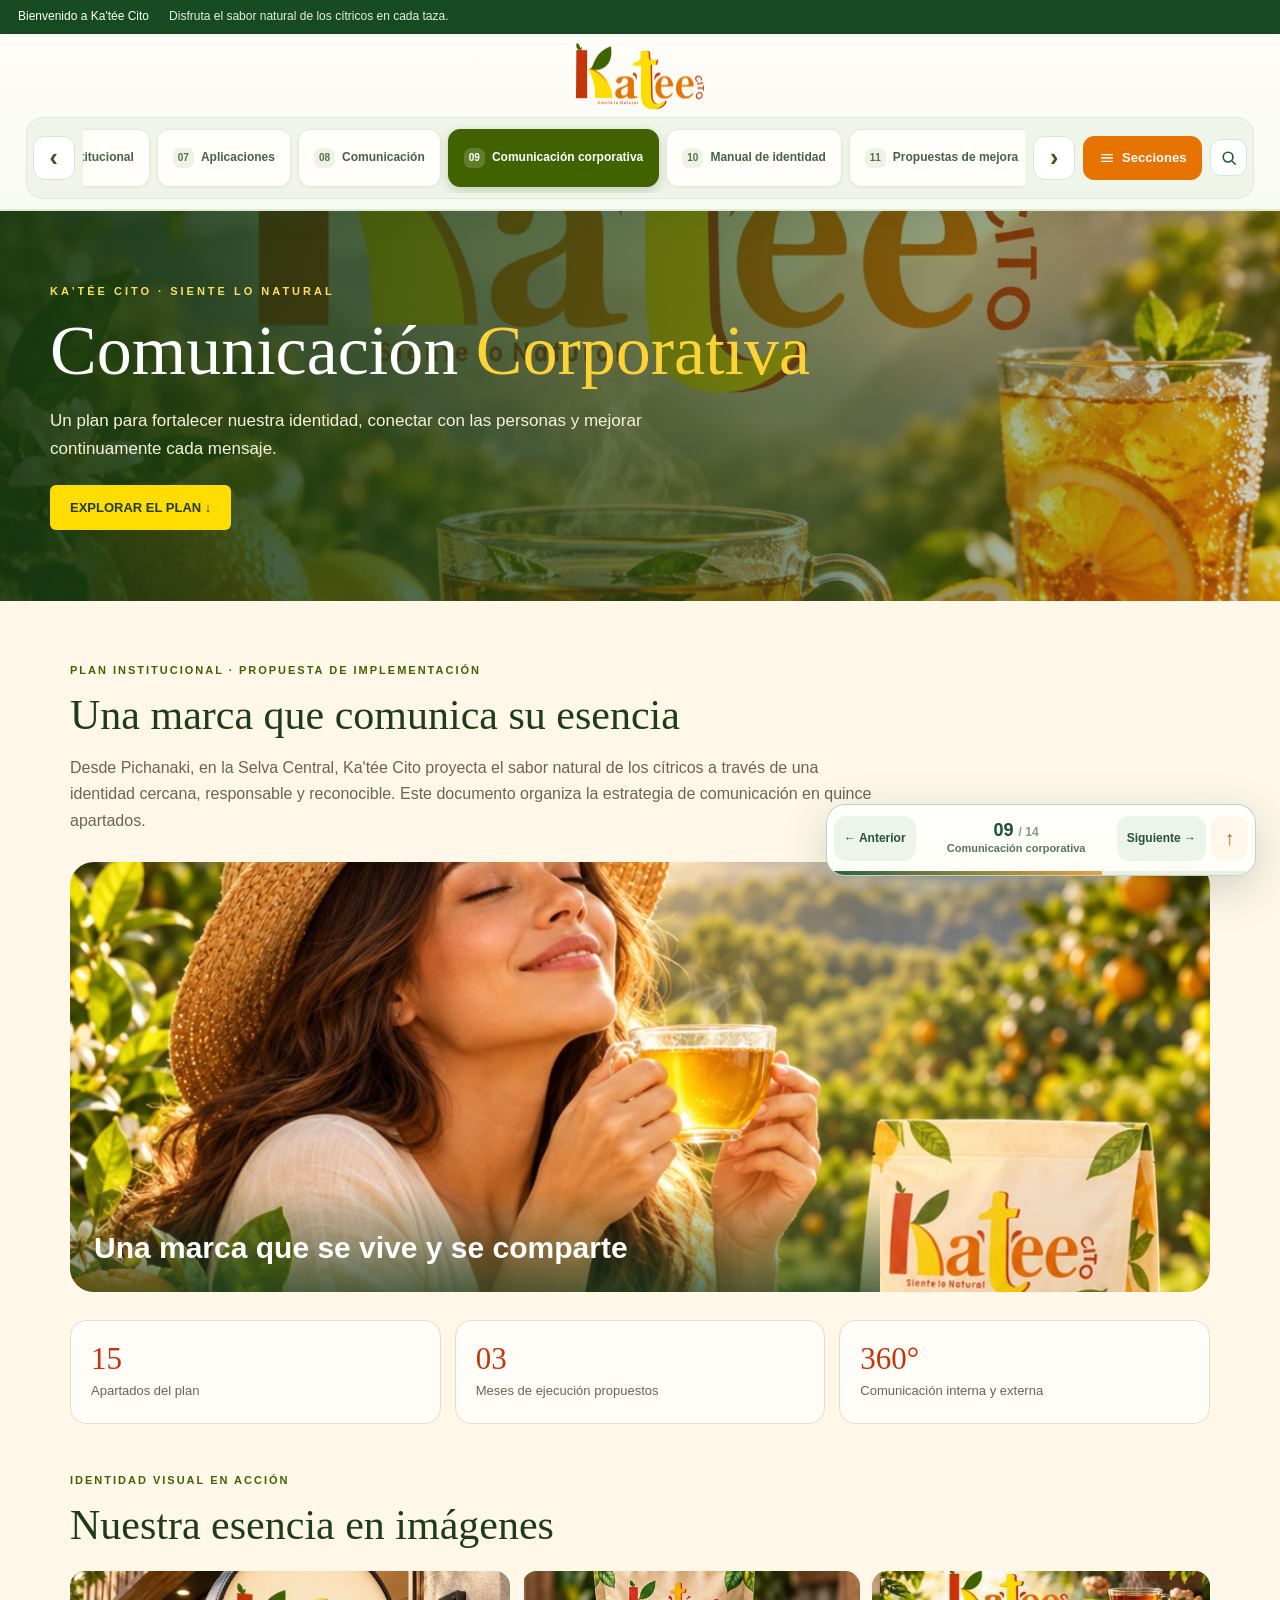
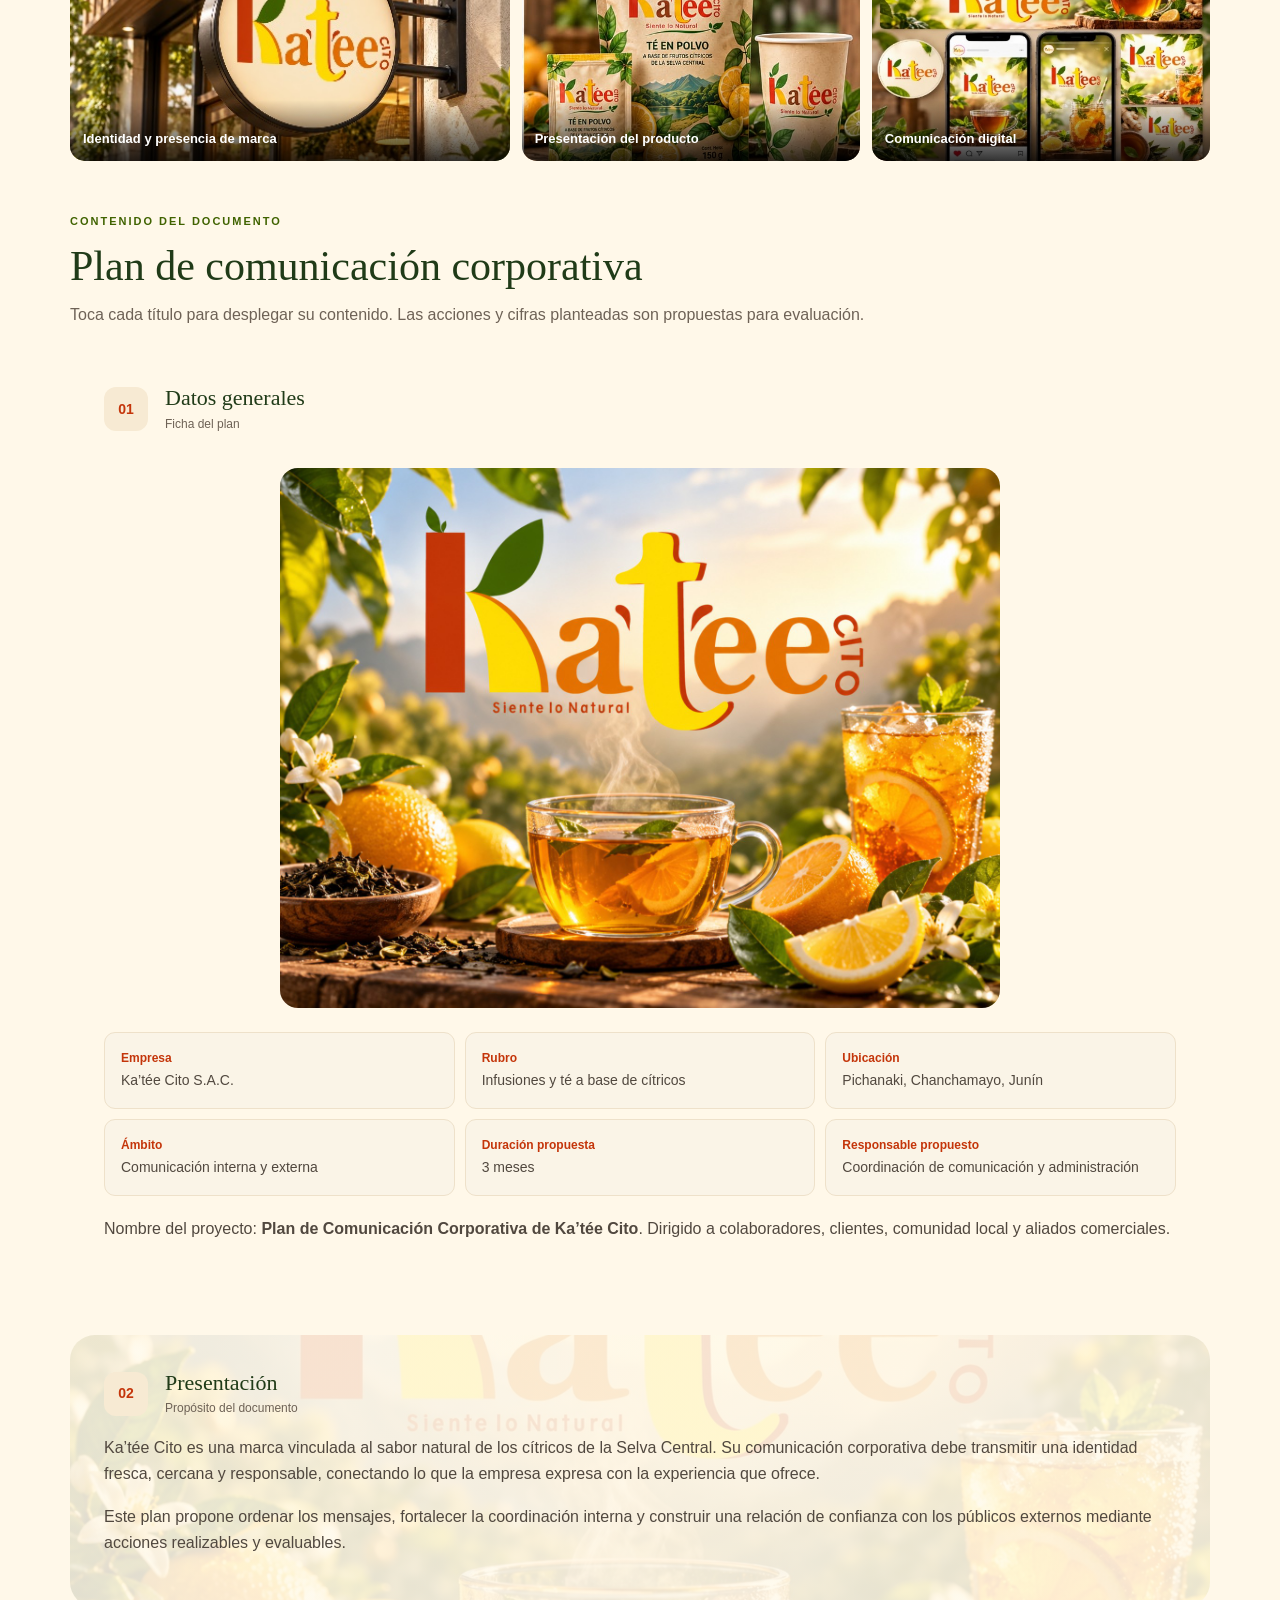
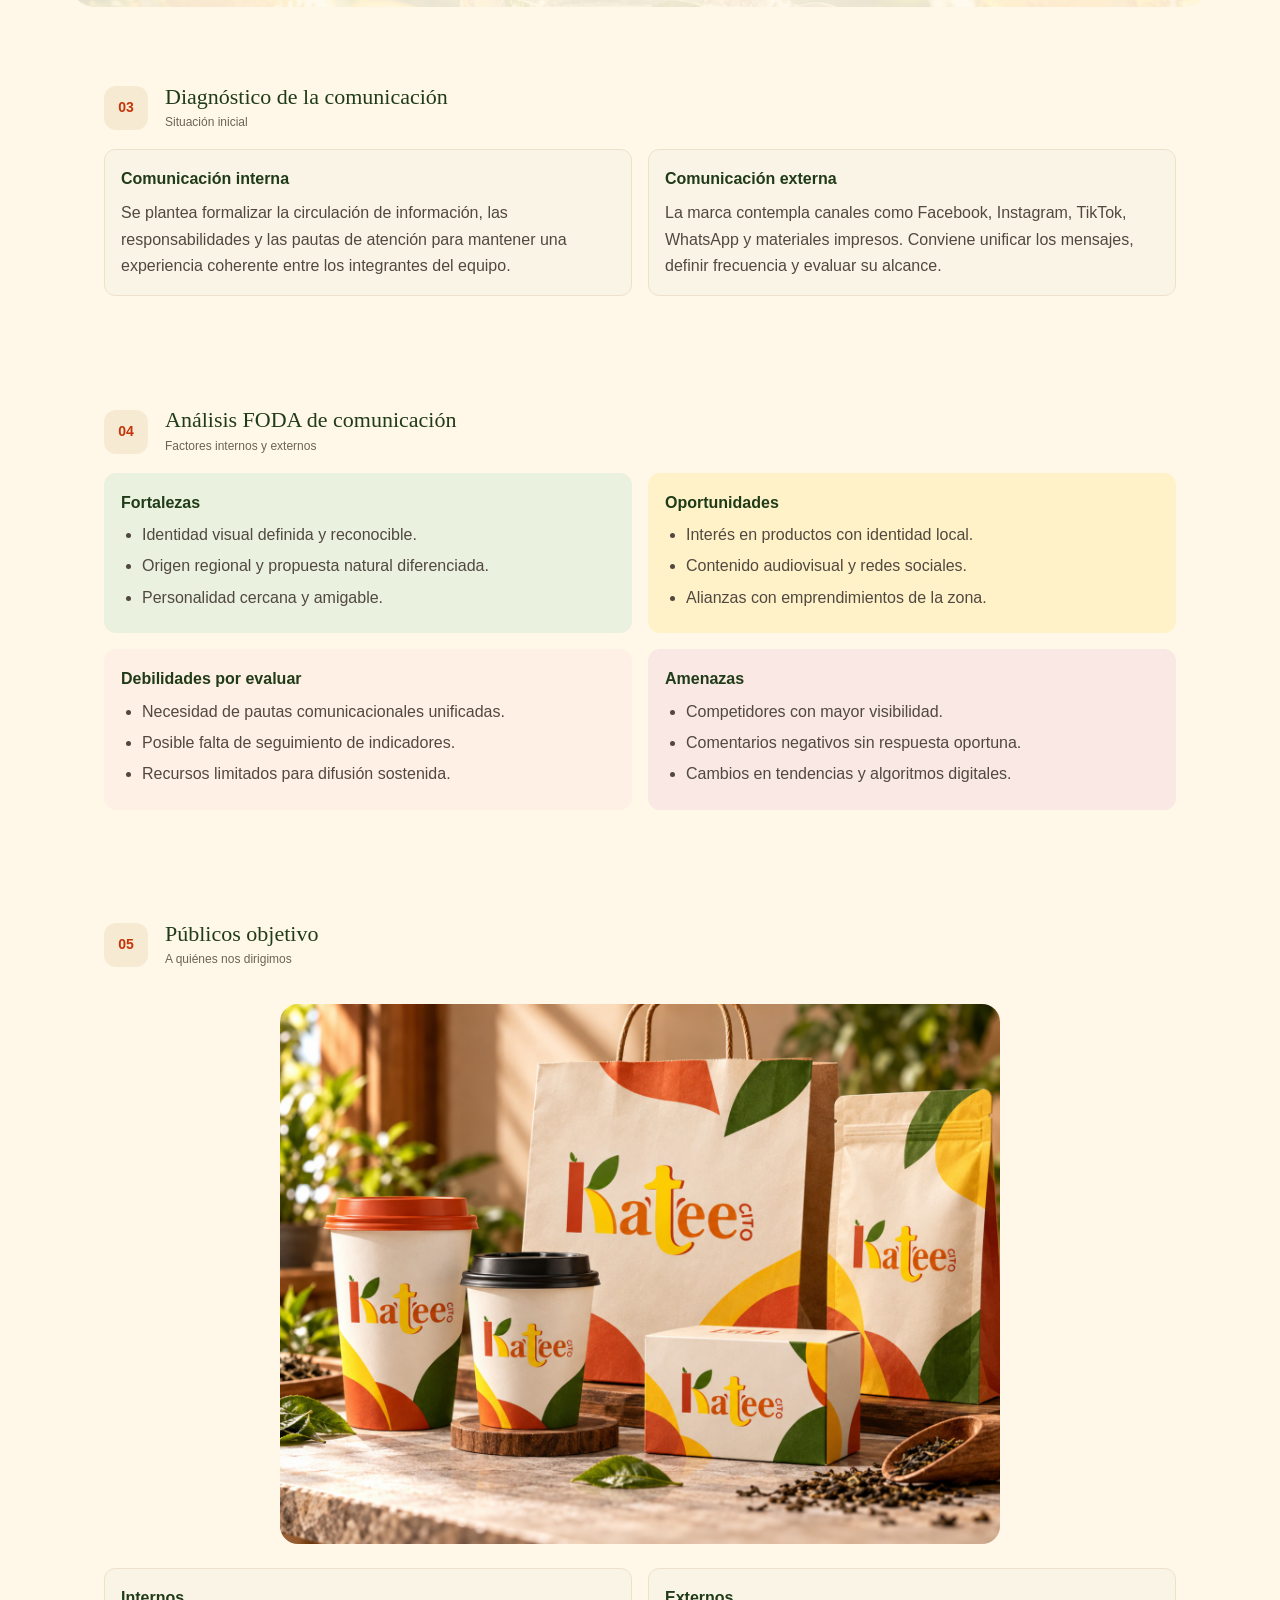
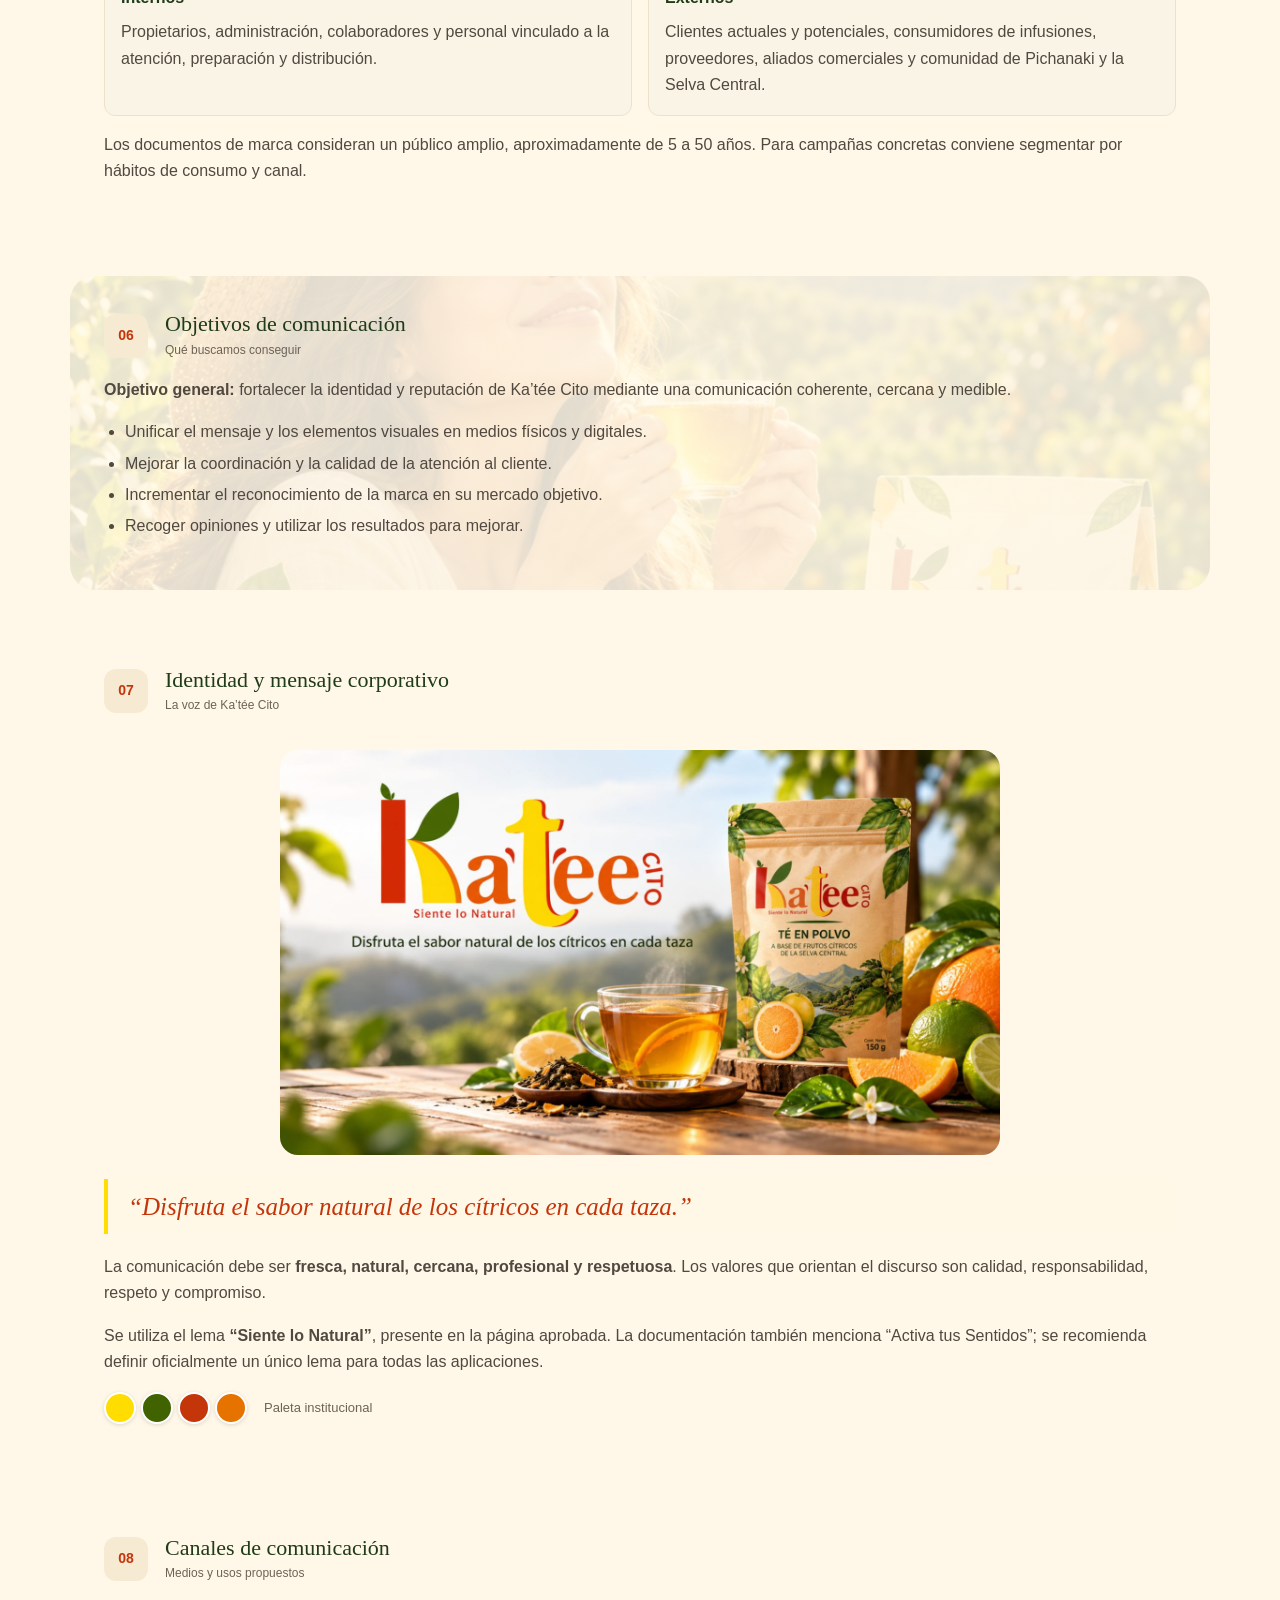
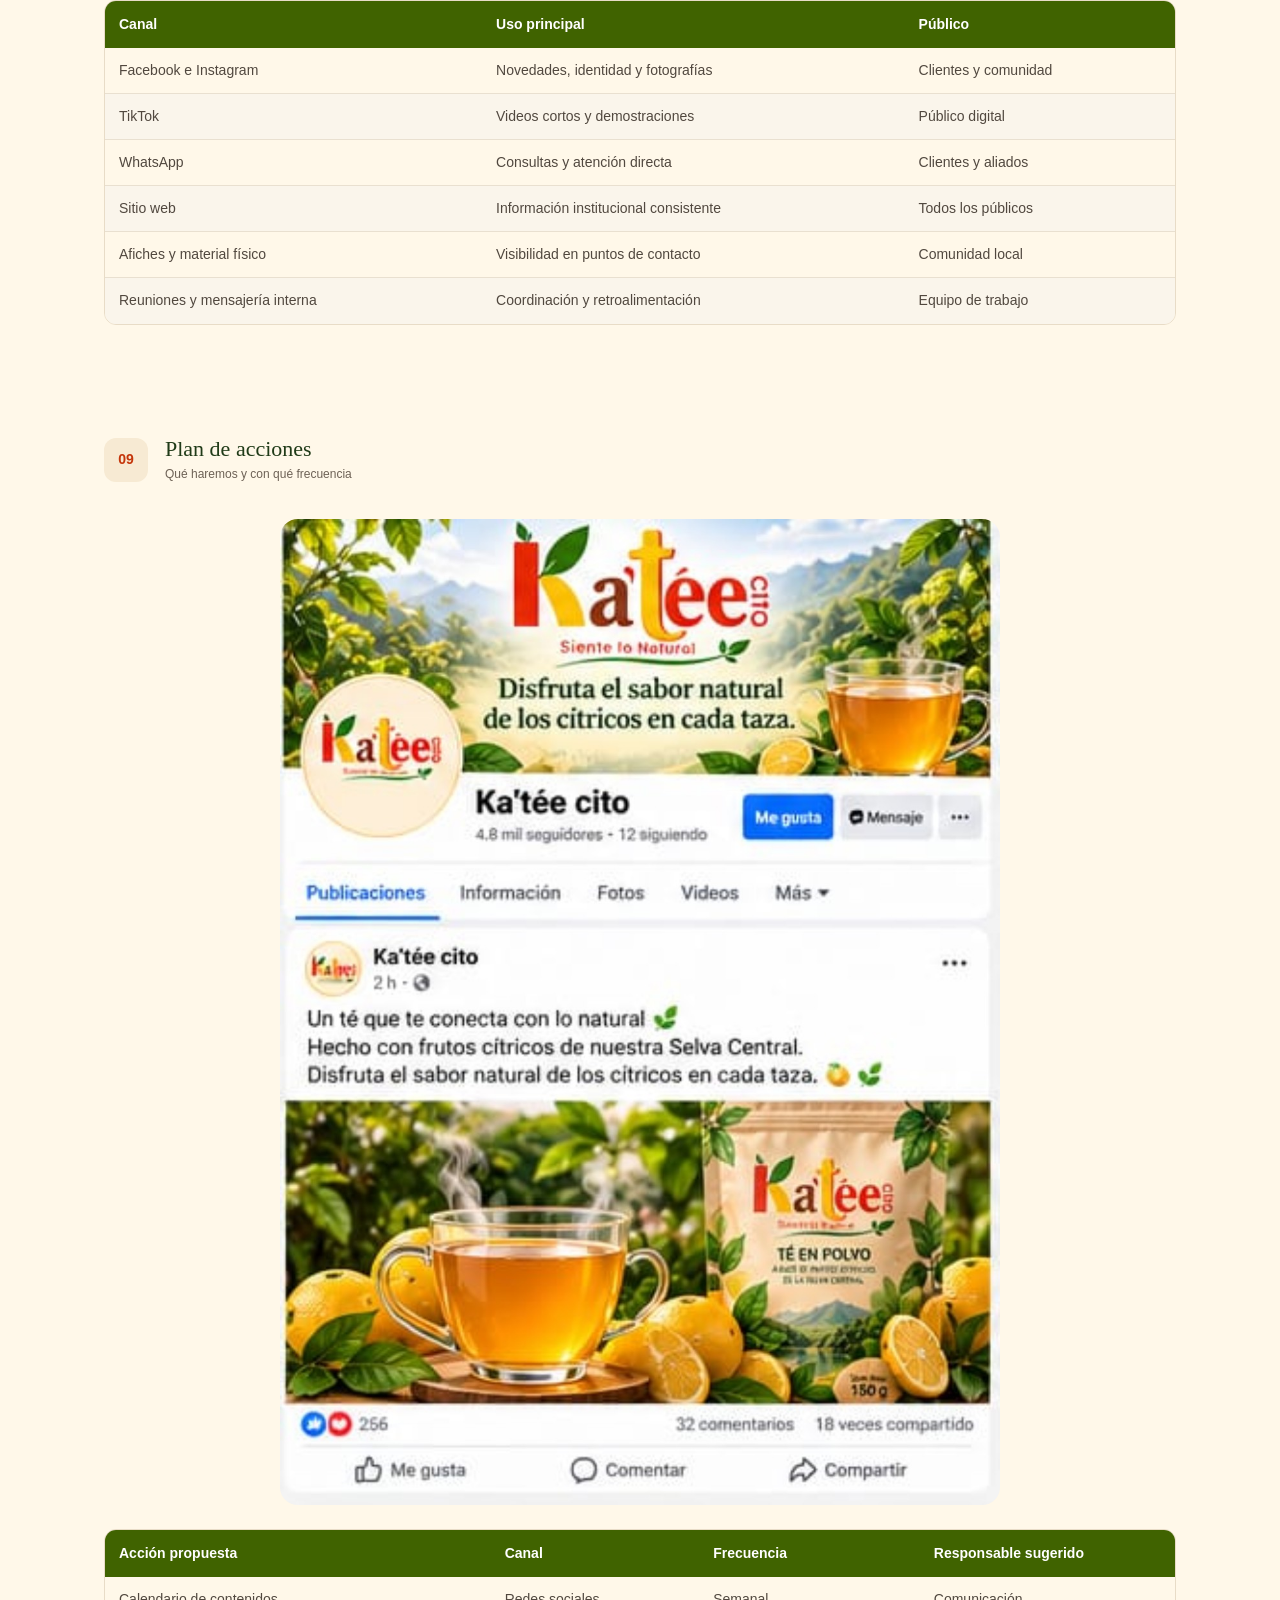
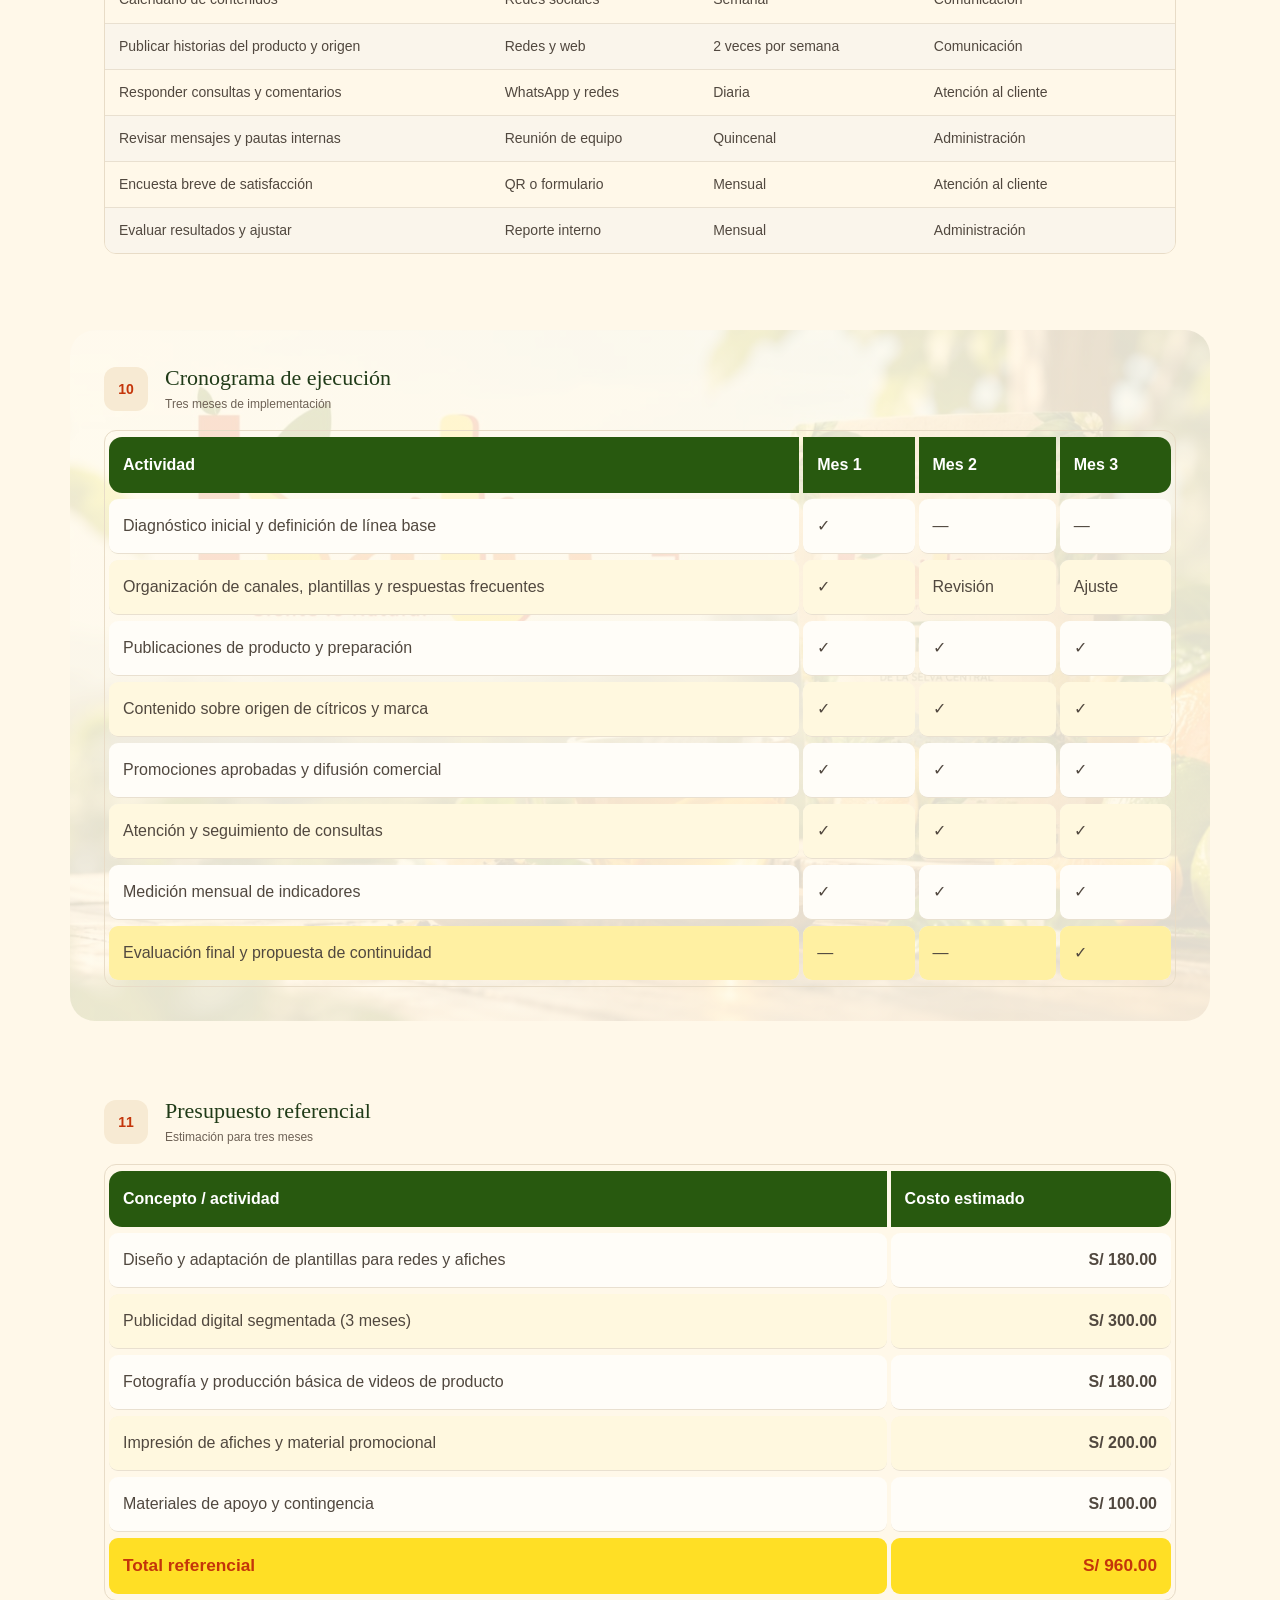
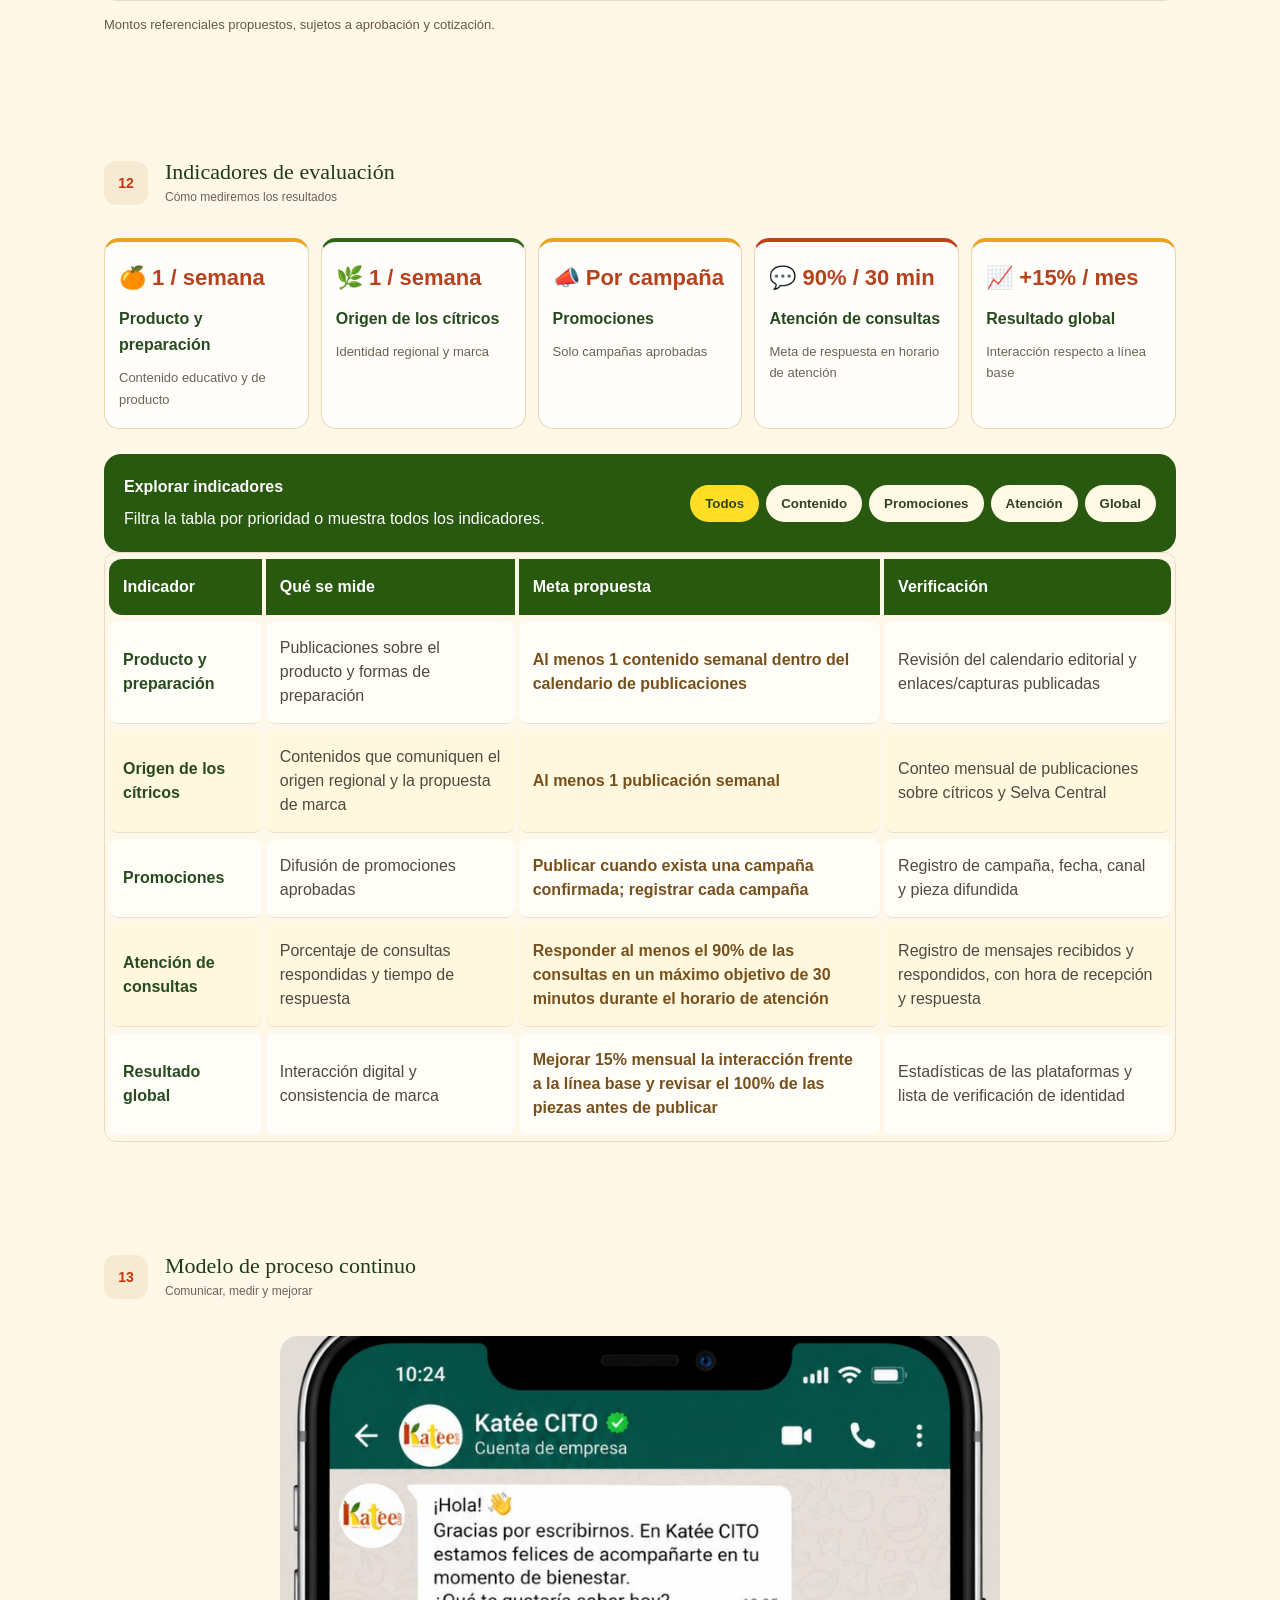
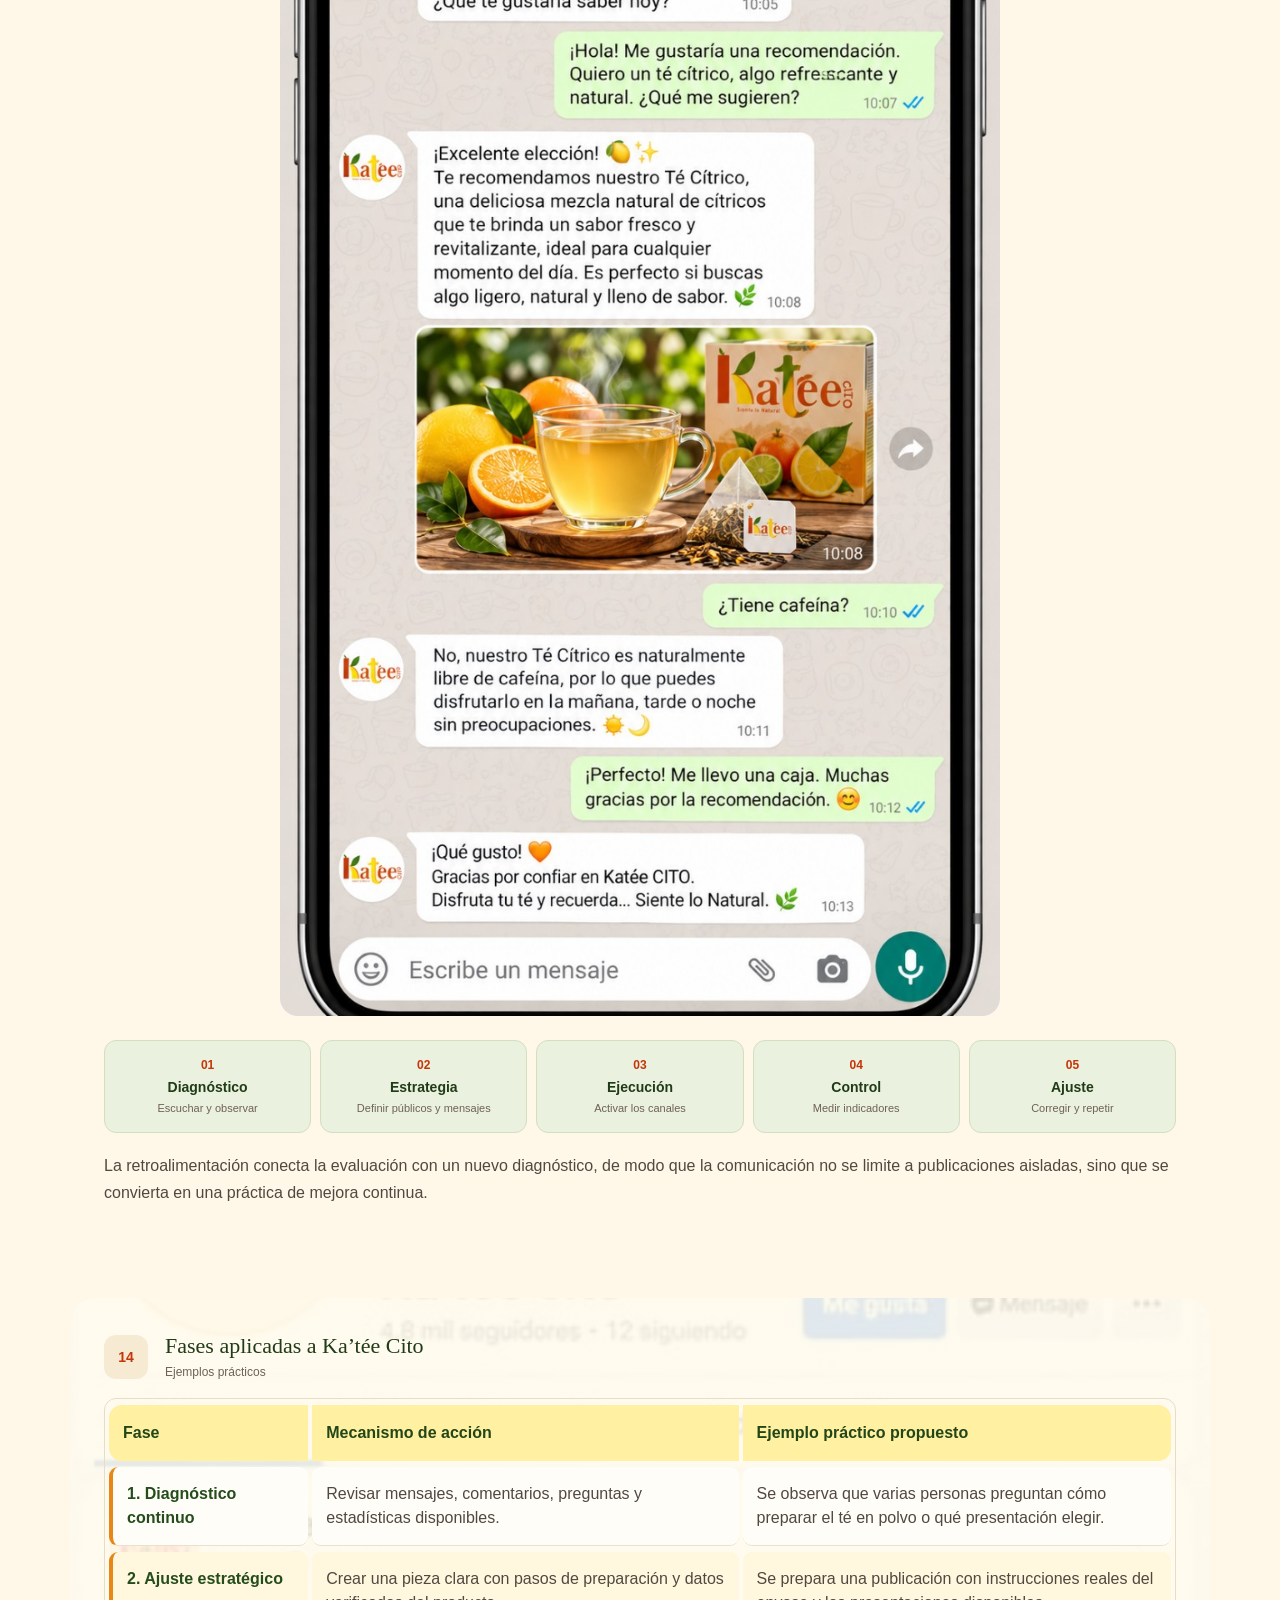
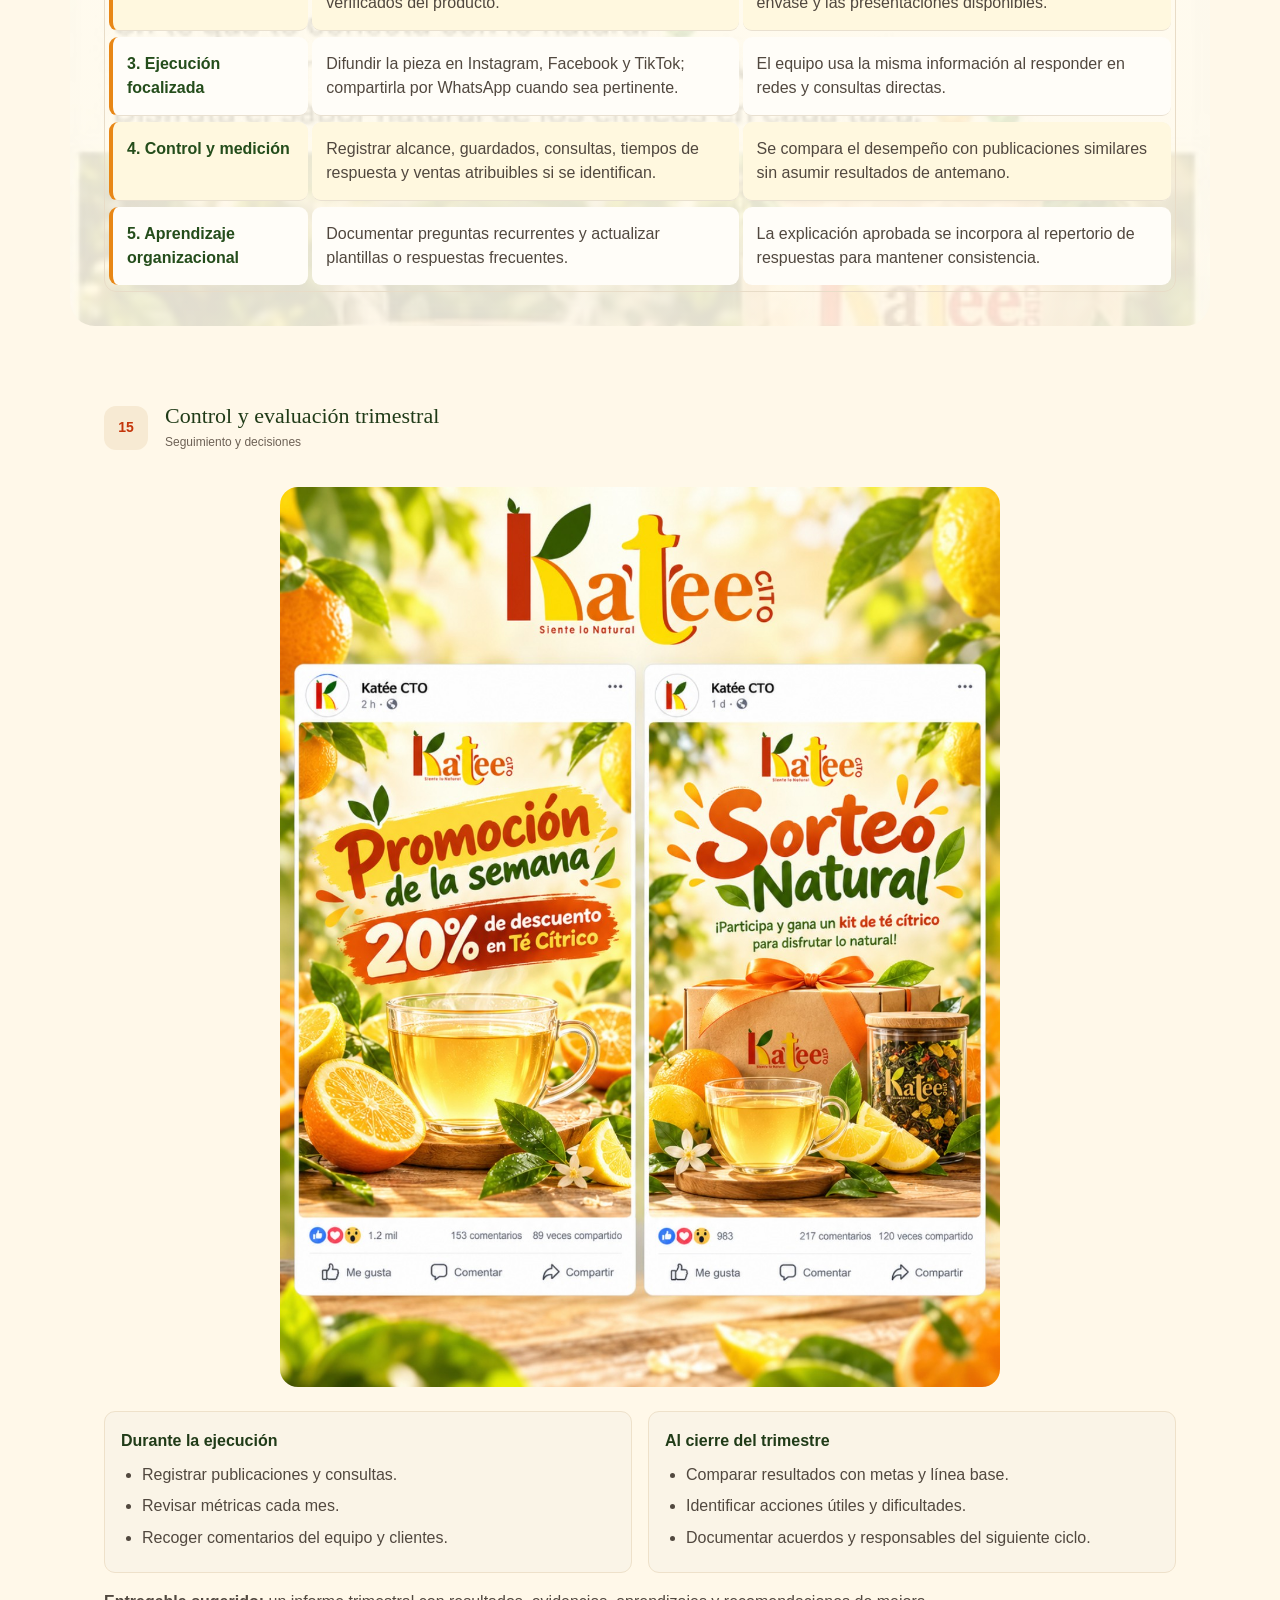
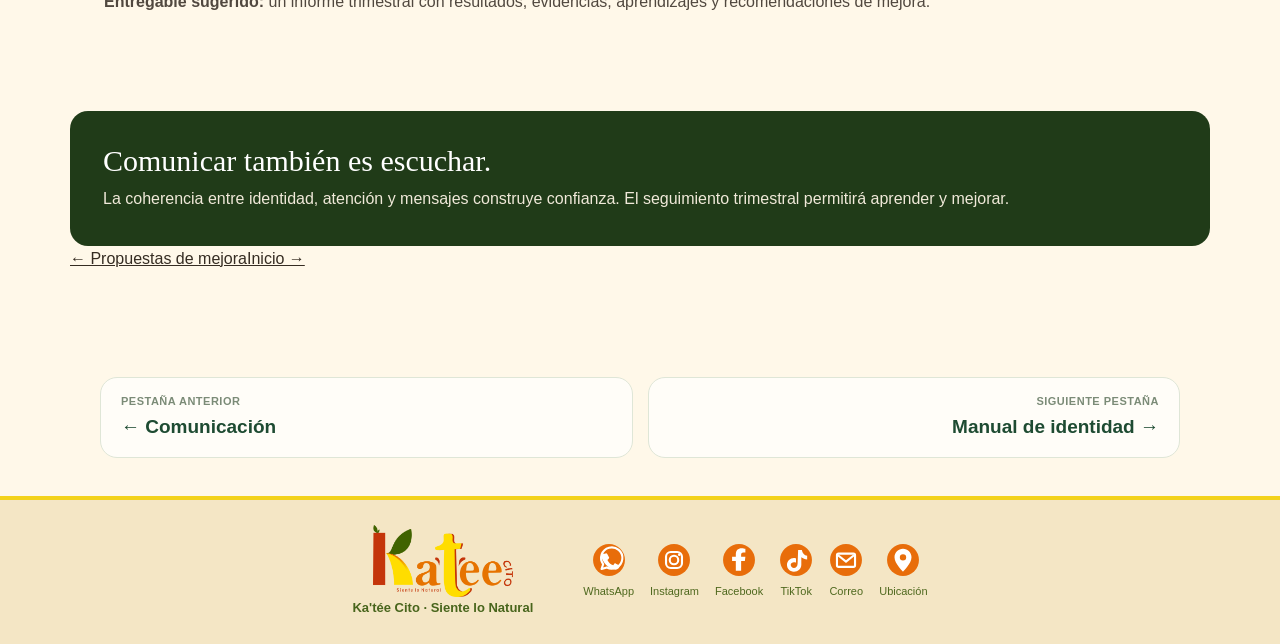
<file: comunicacion-corporativa.html>
<!DOCTYPE html>

<html lang="es"><head><meta charset="utf-8"/><meta content="width=device-width, initial-scale=1" name="viewport"/><meta content="#fff8e9" name="theme-color"/><meta content="Plan de Comunicación Corporativa de Ka'tée Cito: diagnóstico, objetivos, acciones, cronograma y evaluación." name="description"/><title>Comunicación corporativa | Ka'tée Cito</title><style>
:root{--green:#406300;--dark:#203b18;--orange:#E67300;--red:#C4350A;--yellow:#FFDD00;--cream:#fff8e9;--ink:#352c22;--muted:#6e6256;--border:#e8dcc7}*{box-sizing:border-box}html{scroll-behavior:smooth}body{margin:0;background:var(--cream);color:var(--ink);font:16px/1.65 Arial,Helvetica,sans-serif}a{color:inherit}img{max-width:100%}.top-strip{background:#174b22;color:white;font-size:12px;padding:7px 18px}.top-strip>div{max-width:1320px;margin:auto;display:flex;gap:20px}.top-strip b{font-weight:400;opacity:.9}.site-header{background:#fffdf8;border-bottom:1px solid var(--border);position:relative;z-index:5}.navbar{max-width:1380px;margin:auto;padding:12px 22px;display:flex;flex-direction:column;align-items:center;gap:5px}.brand img{width:142px;height:61px;object-fit:contain}.nav-links{display:flex;justify-content:center;align-items:center;gap:clamp(9px,1.5vw,22px);flex-wrap:wrap}.nav-links a{font-size:clamp(10px,.78vw,12px);font-weight:700;text-decoration:none;text-transform:uppercase;white-space:nowrap;padding:8px 0;color:#263124}.nav-links a:hover,.nav-links a.active{color:var(--red);border-bottom:2px solid #e2a21a}.hero{position:relative;isolation:isolate;min-height:390px;background:linear-gradient(100deg,rgba(20,45,14,.93),rgba(20,45,14,.76) 58%,rgba(20,45,14,.35)),url('img/hero-final/empresa.jpg') center/cover;color:white;display:flex;align-items:center}.hero-inner{width:min(1180px,calc(100% - 36px));margin:auto;padding:65px 0}.eyebrow{display:block;color:#ffdf62;letter-spacing:3px;font-weight:800;font-size:11px;text-transform:uppercase}.hero h1{font:normal clamp(39px,6vw,70px)/1.06 Georgia,serif;max-width:790px;margin:14px 0 18px}.hero h1 em{font-style:normal;color:#ffd338}.hero p{max-width:650px;color:#f8f1df;font-size:17px;margin:0 0 22px}.hero-btn{display:inline-block;background:var(--yellow);color:#233b17;padding:12px 20px;text-decoration:none;font-weight:800;border-radius:6px;font-size:13px}.container{max-width:1180px;margin:auto;padding:55px 20px}.kicker{font-size:11px;letter-spacing:2px;font-weight:800;color:var(--green);text-transform:uppercase}.intro h2,.chapter-title{font:normal clamp(29px,4vw,42px)/1.15 Georgia,serif;color:var(--dark);margin:8px 0 12px}.intro p{max-width:810px;color:var(--muted)}.stat-grid{display:grid;grid-template-columns:repeat(3,1fr);gap:14px;margin:28px 0 42px}.stat{background:#fffdf8;border:1px solid var(--border);border-radius:16px;padding:20px}.stat b{display:block;color:var(--red);font:normal 31px Georgia,serif}.stat span{color:var(--muted);font-size:13px}.gallery{display:grid;grid-template-columns:1.3fr 1fr 1fr;gap:12px;margin:22px 0 46px}.gallery figure{margin:0;position:relative;min-height:190px;border-radius:15px;overflow:hidden;background:#e7d8bc}.gallery img{width:100%;height:100%;position:absolute;inset:0;object-fit:cover}.gallery figcaption{position:absolute;bottom:0;left:0;right:0;background:linear-gradient(transparent,rgba(0,0,0,.8));color:#fff;padding:28px 13px 12px;font-size:13px;font-weight:700}.section{background:#fffdf9;border:1px solid var(--border);border-radius:15px;margin:12px 0;overflow:hidden;box-shadow:0 5px 18px rgba(68,52,25,.035);scroll-margin-top:20px}.section[open]{border-color:#ddc79c;box-shadow:0 9px 24px rgba(68,52,25,.07)}.section summary{display:flex;align-items:center;gap:17px;padding:20px 24px;cursor:pointer;list-style:none}.section summary::-webkit-details-marker{display:none}.num{flex:none;width:44px;height:44px;display:grid;place-items:center;background:#f7ead3;border-radius:12px;color:var(--red);font-weight:800;font-size:14px}.summary-copy{flex:1;min-width:0}.summary-copy strong{display:block;color:var(--dark);font:normal 22px/1.25 Georgia,serif}.summary-copy small{display:block;color:var(--muted);font-size:12px;margin-top:3px}.chev{font-size:26px;color:var(--orange);transition:transform .2s}.section[open] .chev{transform:rotate(180deg)}.section-body{padding:0 24px 26px 85px;color:#51483f}.section-body p:first-child{margin-top:0}.section-body h4{color:var(--dark);margin:0 0 8px;font-size:16px}.section-body ul{padding-left:21px}.section-body li{margin:5px 0}.facts{display:grid;grid-template-columns:repeat(3,1fr);gap:10px;margin-bottom:20px}.facts div,.soft{background:#faf4e7;border:1px solid #eee1ca;padding:16px;border-radius:11px}.facts b{display:block;color:var(--red);font-size:12px}.facts span{display:block;font-size:14px}.twocol{display:grid;grid-template-columns:1fr 1fr;gap:12px}.soft p,.soft ul{margin:0}.foda{display:grid;grid-template-columns:1fr 1fr;gap:12px}.foda>div{padding:17px;border-radius:12px}.foda h4{margin:0 0 6px}.foda ul{margin:0}.f1{background:#eaf1df}.f2{background:#fff2c9}.f3{background:#fff0e5}.f4{background:#f9e8e3}.quote{font:italic 25px/1.4 Georgia,serif;color:var(--red);border-left:4px solid var(--yellow);padding:10px 20px;margin:12px 0 20px;background:#fff8e7}.colors{display:flex;align-items:center;gap:5px;flex-wrap:wrap}.colors i{display:block;width:32px;height:32px;border-radius:50%;border:2px solid white;box-shadow:0 1px 4px #0002}.colors span{margin-left:12px;font-size:13px;color:var(--muted)}.tablewrap{overflow-x:auto;border:1px solid var(--border);border-radius:12px}table{width:100%;border-collapse:collapse;min-width:580px;font-size:14px}th{text-align:left;background:#406300;color:#fff;padding:12px 14px}td{padding:11px 14px;border-bottom:1px solid #e9e0d0;vertical-align:top}tbody tr:nth-child(even){background:#faf5eb}tbody tr:last-child td{border-bottom:0}.total{font-weight:800;color:var(--red);background:#fff1c8!important}.schedule td:not(:first-child){text-align:center;color:var(--green);font-weight:800}.note{font-size:13px;color:#756858;margin-top:13px!important}.process{display:grid;grid-template-columns:repeat(5,1fr);gap:9px;margin-bottom:20px}.process div{background:#eaf1df;border:1px solid #d2dfc2;padding:15px 9px;border-radius:12px;text-align:center}.process b{display:block;color:var(--red);font-size:12px}.process strong{display:block;color:var(--dark);font-size:14px}.process span{display:block;font-size:11px;color:var(--muted)}.closing{margin:46px 0 0;background:var(--dark);color:#fff;padding:33px;border-radius:18px}.closing h2{font:normal 30px Georgia,serif;margin:0 0 8px}.closing p{margin:0;color:#f0e9d9}.brand-footer{background:#f4e6c5;border-top:4px solid #f3d21b;margin-top:25px;padding:25px 18px}.brand-footer-inner{max-width:1180px;margin:auto;display:flex;justify-content:center;align-items:center;gap:50px}.footer-brand{display:flex;flex-direction:column;align-items:center}.footer-brand img{width:140px;max-height:82px;object-fit:contain}.footer-brand strong{color:#48651c;font-size:13px}.footer-contacts{display:flex;flex-wrap:wrap;justify-content:center;gap:16px}.footer-contacts a{display:flex;flex-direction:column;align-items:center;text-decoration:none;color:#4e681e;gap:5px}.footer-contacts img{width:34px;height:34px;object-fit:contain}.footer-contacts small{font-size:11px}@media(max-width:800px){.facts{grid-template-columns:repeat(2,1fr)}.process{grid-template-columns:repeat(3,1fr)}.gallery{grid-template-columns:1fr 1fr}.gallery figure:first-child{grid-column:1/-1;min-height:240px}.brand-footer-inner{flex-direction:column;gap:16px}}@media(max-width:540px){.top-strip{font-size:9px}.top-strip b{display:none}.navbar{padding:8px}.brand img{width:119px;height:48px}.nav-links{gap:3px 12px}.nav-links a{font-size:10px;padding:5px 0}.hero{min-height:370px}.hero-inner{padding:50px 0}.hero p{font-size:15px}.container{padding:35px 15px}.stat-grid{grid-template-columns:1fr 1fr;gap:9px}.stat:last-child{grid-column:1/-1}.stat{padding:15px}.gallery{grid-template-columns:1fr}.gallery figure,.gallery figure:first-child{grid-column:auto;min-height:220px}.section summary{padding:16px 13px;gap:11px}.num{width:38px;height:38px}.summary-copy strong{font-size:18px}.section-body{padding:0 14px 22px}.facts,.twocol,.foda{grid-template-columns:1fr}.process{grid-template-columns:repeat(2,1fr)}.closing{padding:24px}.footer-contacts{display:grid;grid-template-columns:repeat(3,1fr);gap:12px}}@media(prefers-reduced-motion:reduce){html{scroll-behavior:auto}.chev{transition:none}}
.chapter-head{display:flex;align-items:center;gap:17px;padding:20px 24px}.section{margin:24px 0}.section-body{padding-top:6px}.chapter-head .chev{display:none}@media(max-width:540px){.chapter-head{padding:16px 13px;gap:11px}}
</style><style>
/* Diseño editorial: imágenes independientes, secciones abiertas y fondos suaves */
#plan .editorial-section{position:relative;display:grid;grid-template-columns:minmax(0,1fr) minmax(210px,.75fr);align-items:center;gap:clamp(18px,3vw,42px);padding:clamp(20px,3vw,42px);margin:28px 0;border:0;border-radius:25px;box-shadow:none!important;background:transparent!important;transform:none!important;overflow:hidden}
#plan .editorial-section:nth-child(even){background:linear-gradient(110deg,#fff4da9e,#f1f6e4b0)!important}
#plan .editorial-section .section-body{min-width:0;grid-column:1;grid-row:2}
#plan .editorial-section .section-heading{grid-column:1/-1;grid-row:1;z-index:1}
#plan .editorial-section .editorial-image{grid-column:2;grid-row:2;margin:0;align-self:stretch;min-height:220px;border-radius:22px;overflow:hidden}
#plan .editorial-section .editorial-image img{width:100%;height:100%;min-height:220px;max-height:480px;object-fit:cover;transition:transform .5s ease}
#plan .editorial-section .editorial-image:hover img{transform:scale(1.05)}
#plan .editorial-section.layout-photo-left:has(.editorial-image) .editorial-image{grid-column:1}
#plan .editorial-section.layout-photo-left:has(.editorial-image) .section-body{grid-column:2}
#plan .editorial-section:not(:has(.editorial-image)) .section-body{grid-column:1/-1}
#plan .editorial-section.photo-background{background:linear-gradient(90deg,rgba(255,251,240,.94),rgba(255,249,227,.88)),var(--editorial-bg) center/cover!important}
#plan .editorial-section .section-body>div,#plan .editorial-section .section-body>article{max-width:100%}
.editorial-feature{position:relative;margin:28px 0 6px;overflow:hidden;border-radius:24px;min-height:260px}
.editorial-feature img{width:100%;height:clamp(260px,38vw,430px);object-fit:cover;display:block}
.editorial-feature p{position:absolute;bottom:0;left:0;right:0;margin:0;padding:35px 24px 20px;background:linear-gradient(transparent,#1d3f20bd);color:white;font-weight:800;font-size:clamp(18px,3vw,30px)}
@media(max-width:750px){#plan .editorial-section{display:flex;flex-direction:column;align-items:stretch;padding:20px 12px;gap:16px}#plan .editorial-section .editorial-image{width:100%;min-height:0}#plan .editorial-section .editorial-image img{min-height:0;height:230px}#plan .editorial-section.layout-photo-left:has(.editorial-image) .editorial-image{order:2}#plan .editorial-section .section-body{order:3}#plan .editorial-section .section-heading{order:1}}
@media(prefers-reduced-motion:reduce){#plan .editorial-section .editorial-image img{transition:none}}
</style><style>
/* Revisión final de comunicación corporativa */
#plan{position:relative;isolation:isolate}#plan:before{content:"";position:absolute;inset:0;background:url('img/comunicacion-viva/1000011524.jpg') center top/cover fixed;opacity:.095;z-index:-1;pointer-events:none}
#plan .editorial-section,#plan .editorial-section:nth-child(even){display:block!important;background:transparent!important;padding:clamp(16px,3vw,34px)!important;margin:22px 0 42px!important}
#plan .editorial-section .chapter-head{padding:0 0 16px!important}#plan .editorial-section .section-body{width:100%!important;max-width:none!important;padding:0!important}
#plan .editorial-section .editorial-image{display:block!important;width:min(100%,720px)!important;margin:18px auto 24px!important;min-height:0!important;overflow:visible!important;border-radius:18px!important}
#plan .editorial-section .editorial-image img{display:block!important;width:100%!important;height:auto!important;max-height:none!important;min-height:0!important;object-fit:contain!important;border-radius:18px!important}
#plan .editorial-section .editorial-image:hover img{transform:none!important}
#plan .editorial-section.photo-background{background:linear-gradient(rgba(255,250,236,.88),rgba(255,250,236,.88)),var(--editorial-bg) center/cover!important}
#plan .section-body .twocol,#plan .section-body .foda{gap:16px}#plan .section-body .soft{min-width:0}#plan .section-body p{overflow-wrap:anywhere}
.reference-table{width:100%;border-collapse:separate;border-spacing:4px 6px;font-size:clamp(13px,1.4vw,16px);line-height:1.5;min-width:580px}.reference-table th{background:#28590f;color:#fff;padding:16px 14px;text-align:left}.reference-table th:first-child{border-radius:13px 0 0 13px}.reference-table th:last-child{border-radius:0 13px 13px 0}.reference-table td{padding:15px 14px;background:#fffdf8;border-radius:9px;vertical-align:middle}.reference-table tbody tr:nth-child(even) td{background:#fff8df}.reference-table td:not(:first-child){text-align:left}.reference-table.highlight-row td,.reference-table .highlight-row td{background:#fff0a2!important}.reference-table .total td{background:#ffdf25!important;font-weight:800;font-size:1.08em}.budget-table td:last-child{font-weight:700;text-align:right}.budget-note{font-size:13px;color:#625a45}.phases-table{min-width:720px}.phases-table th{background:#fff0a2;color:#234619}.phases-table td:first-child{font-weight:800;color:#244d1b;border-left:4px solid #e88716}.phases-table td{vertical-align:top}
.indicator-cards{display:grid;grid-template-columns:repeat(5,minmax(0,1fr));gap:12px;margin:14px 0 25px}.indicator-cards>div{background:#fffefa;border:1px solid #e8d6b1;border-top:4px solid #eaa321;border-radius:15px;padding:18px 14px;display:flex;flex-direction:column;gap:9px}.indicator-cards>div:nth-child(2){border-top-color:#32631a}.indicator-cards>div:nth-child(4){border-top-color:#bf411a}.indicator-cards b{color:#b7431d;font-size:clamp(16px,1.8vw,22px)}.indicator-cards strong{color:#274b1e}.indicator-cards span{font-size:13px;color:#6e6256}.indicator-filter{background:#28590f;color:white;border-radius:17px;padding:20px;display:flex;justify-content:space-between;gap:18px;align-items:center}.indicator-filter>div:first-child{display:flex;flex-direction:column;gap:5px}.filter-buttons{display:flex;gap:7px;flex-wrap:wrap}.filter-buttons button{cursor:pointer;background:#fff9e6;color:#314321;border:0;border-radius:40px;padding:11px 15px;font-weight:700}.filter-buttons button.selected{background:#ffdf25}.indicator-table td:first-child{font-weight:700;color:#274b1e}.indicator-table td:nth-child(3){font-weight:700;color:#78501d}.indicator-table{min-width:780px}.indicator-table tr[hidden]{display:none!important}.tablewrap{overflow-x:auto;max-width:100%;-webkit-overflow-scrolling:touch}
@media(max-width:850px){.indicator-cards{grid-template-columns:repeat(2,minmax(0,1fr))}.indicator-filter{flex-direction:column;align-items:stretch}}
@media(max-width:540px){#plan .editorial-section{padding:12px 4px!important}#plan .editorial-section .editorial-image img{height:auto!important}.indicator-cards{grid-template-columns:1fr 1fr;gap:8px}.indicator-cards>div{padding:12px 10px}.indicator-cards>div:last-child{grid-column:1/-1}.filter-buttons button{padding:9px 11px;font-size:12px}.reference-table{font-size:13px}}
</style><link href="kate-navigation.css" rel="stylesheet"/><script defer="True" src="kate-navigation.js"></script><link href="kate-interactive.css" rel="stylesheet"/></head><body><div class="top-strip"><div><span>Bienvenido a Ka'tée Cito</span><b>Disfruta el sabor natural de los cítricos en cada taza.</b></div></div><header aria-label="Navegación principal de Ka'tée Cito" id="kate-global-header"><div class="kate-nav-shell"><a aria-label="Ir a Inicio" class="kate-brand" href="index.html"><img alt="Ka'tée Cito" src="img/logo-kateecito.png"/></a><div class="kate-nav-controls"><button aria-label="Desplazar pestañas a la izquierda" class="kate-arrow" data-move="left" type="button">‹</button><nav aria-label="Pestañas del sitio" class="kate-track"><a href="index.html"><span class="kate-nav-number">01</span>Inicio</a><a href="empresa.html"><span class="kate-nav-number">02</span>Empresa</a><a href="publico.html"><span class="kate-nav-number">03</span>Público objetivo</a><a href="identidad-corporativa.html"><span class="kate-nav-number">04</span>Identidad corporativa</a><a href="identidad-visual.html"><span class="kate-nav-number">05</span>Identidad visual</a><a href="imagen-institucional.html"><span class="kate-nav-number">06</span>Imagen institucional</a><a href="aplicaciones.html"><span class="kate-nav-number">07</span>Aplicaciones</a><a href="comunicacion.html"><span class="kate-nav-number">08</span>Comunicación</a><a aria-current="page" href="comunicacion-corporativa.html"><span class="kate-nav-number">09</span>Comunicación corporativa</a><a href="manual-identidad.html"><span class="kate-nav-number">10</span>Manual de identidad</a><a href="propuestas-mejora.html"><span class="kate-nav-number">11</span>Propuestas de mejora</a><a href="auditoria-imagen.html"><span class="kate-nav-number">12</span>Auditoría de imagen</a><a href="imagen-publica.html"><span class="kate-nav-number">13</span>Imagen pública</a><a href="imagen-verbal.html"><span class="kate-nav-number">14</span>IMAGOLOGÍA · ICONOLOGÍA · IMAGEN VERBAL</a></nav><button aria-label="Desplazar pestañas a la derecha" class="kate-arrow" data-move="right" type="button">›</button><button aria-controls="kate-page-menu" aria-expanded="false" aria-label="Mostrar todas las pestañas" class="kate-menu-button" type="button"><svg aria-hidden="true" fill="none" stroke="currentColor" stroke-linecap="round" stroke-width="2.1" viewbox="0 0 24 24"><path d="M4 7h16M4 12h16M4 17h16"></path></svg> Secciones</button></div></div><div class="kate-menu-panel" id="kate-page-menu"><p class="kate-menu-title">Explorar las secciones</p><div class="kate-menu-grid"><a href="index.html"><small>01</small>Inicio</a><a href="empresa.html"><small>02</small>Empresa</a><a href="publico.html"><small>03</small>Público objetivo</a><a href="identidad-corporativa.html"><small>04</small>Identidad corporativa</a><a href="identidad-visual.html"><small>05</small>Identidad visual</a><a href="imagen-institucional.html"><small>06</small>Imagen institucional</a><a href="aplicaciones.html"><small>07</small>Aplicaciones</a><a href="comunicacion.html"><small>08</small>Comunicación</a><a aria-current="page" href="comunicacion-corporativa.html"><small>09</small>Comunicación corporativa</a><a href="manual-identidad.html"><small>10</small>Manual de identidad</a><a href="propuestas-mejora.html"><small>11</small>Propuestas de mejora</a><a href="auditoria-imagen.html"><small>12</small>Auditoría de imagen</a><a href="imagen-publica.html"><small>13</small>Imagen pública</a><a href="imagen-verbal.html"><small>14</small>IMAGOLOGÍA · ICONOLOGÍA · IMAGEN VERBAL</a></div></div></header><section class="hero" style="background:linear-gradient(95deg,rgba(20,55,17,.92),rgba(27,61,18,.65) 55%,rgba(25,48,12,.18)),url('img/comunicacion-viva/1000011520.png') center/cover"><div class="hero-inner"><span class="eyebrow">Ka'tée Cito · Siente lo Natural</span><h1>Comunicación <em>Corporativa</em></h1><p>Un plan para fortalecer nuestra identidad, conectar con las personas y mejorar continuamente cada mensaje.</p><a class="hero-btn" href="#plan">EXPLORAR EL PLAN ↓</a></div></section><main class="container"><section class="intro"><span class="kicker">Plan institucional · Propuesta de implementación</span><h2>Una marca que comunica su esencia</h2><p>Desde Pichanaki, en la Selva Central, Ka'tée Cito proyecta el sabor natural de los cítricos a través de una identidad cercana, responsable y reconocible. Este documento organiza la estrategia de comunicación en quince apartados.</p><div class="editorial-feature"><img alt="Experiencia natural Ka’tée Cito" loading="lazy" src="img/comunicacion-viva/1000011519.png"/><p>Una marca que se vive y se comparte</p></div></section><div class="stat-grid"><div class="stat"><b>15</b><span>Apartados del plan</span></div><div class="stat"><b>03</b><span>Meses de ejecución propuestos</span></div><div class="stat"><b>360°</b><span>Comunicación interna y externa</span></div></div><span class="kicker">Identidad visual en acción</span><h2 class="chapter-title">Nuestra esencia en imágenes</h2><div class="gallery"><figure><img alt="Imagen de la identidad comercial de Ka'tée Cito" loading="lazy" src="img/galeria/letrero-1.jpg"/><figcaption>Identidad y presencia de marca</figcaption></figure><figure><img alt="Aplicación de marca en empaques" loading="lazy" src="img/galeria/empaque-1.jpg"/><figcaption>Presentación del producto</figcaption></figure><figure><img alt="Comunicación de la marca en redes sociales" loading="lazy" src="img/galeria/redes-general.jpg"/><figcaption>Comunicación digital</figcaption></figure></div><section id="plan"><span class="kicker">Contenido del documento</span><h2 class="chapter-title">Plan de comunicación corporativa</h2><p style="color:var(--muted);margin-top:0">Toca cada título para desplegar su contenido. Las acciones y cifras planteadas son propuestas para evaluación.</p><section class="section editorial-section layout-photo-left" id="apartado-01" open=""><div class="chapter-head"><span class="num">01</span><span class="summary-copy"><strong>Datos generales</strong><small>Ficha del plan</small></span><span aria-hidden="true" class="chev">⌄</span></div><figure class="editorial-image full-editorial-image"><img alt="Imagen de marca y comunicación Ka’tée Cito" loading="lazy" src="img/comunicacion-viva/1000011520.png"/></figure><div class="section-body"><div class="facts"><div><b>Empresa</b><span>Ka’tée Cito S.A.C.</span></div><div><b>Rubro</b><span>Infusiones y té a base de cítricos</span></div><div><b>Ubicación</b><span>Pichanaki, Chanchamayo, Junín</span></div><div><b>Ámbito</b><span>Comunicación interna y externa</span></div><div><b>Duración propuesta</b><span>3 meses</span></div><div><b>Responsable propuesto</b><span>Coordinación de comunicación y administración</span></div></div><p>Nombre del proyecto: <strong>Plan de Comunicación Corporativa de Ka’tée Cito</strong>. Dirigido a colaboradores, clientes, comunidad local y aliados comerciales.</p></div></section>
<section class="section editorial-section layout-photo-right photo-background" id="apartado-02" style="--editorial-bg:url('img/comunicacion-viva/1000011520.png')"><div class="chapter-head"><span class="num">02</span><span class="summary-copy"><strong>Presentación</strong><small>Propósito del documento</small></span><span aria-hidden="true" class="chev">⌄</span></div><div class="section-body"><p>Ka’tée Cito es una marca vinculada al sabor natural de los cítricos de la Selva Central. Su comunicación corporativa debe transmitir una identidad fresca, cercana y responsable, conectando lo que la empresa expresa con la experiencia que ofrece.</p><p>Este plan propone ordenar los mensajes, fortalecer la coordinación interna y construir una relación de confianza con los públicos externos mediante acciones realizables y evaluables.</p></div></section>
<section class="section editorial-section layout-photo-left" id="apartado-03"><div class="chapter-head"><span class="num">03</span><span class="summary-copy"><strong>Diagnóstico de la comunicación</strong><small>Situación inicial</small></span><span aria-hidden="true" class="chev">⌄</span></div><div class="section-body"><div class="twocol"><div class="soft"><h4>Comunicación interna</h4><p>Se plantea formalizar la circulación de información, las responsabilidades y las pautas de atención para mantener una experiencia coherente entre los integrantes del equipo.</p></div><div class="soft"><h4>Comunicación externa</h4><p>La marca contempla canales como Facebook, Instagram, TikTok, WhatsApp y materiales impresos. Conviene unificar los mensajes, definir frecuencia y evaluar su alcance.</p></div></div></div></section>
<section class="section editorial-section layout-photo-right" id="apartado-04"><div class="chapter-head"><span class="num">04</span><span class="summary-copy"><strong>Análisis FODA de comunicación</strong><small>Factores internos y externos</small></span><span aria-hidden="true" class="chev">⌄</span></div><div class="section-body"><div class="foda"><div class="f1"><h4>Fortalezas</h4><ul><li>Identidad visual definida y reconocible.</li><li>Origen regional y propuesta natural diferenciada.</li><li>Personalidad cercana y amigable.</li></ul></div><div class="f2"><h4>Oportunidades</h4><ul><li>Interés en productos con identidad local.</li><li>Contenido audiovisual y redes sociales.</li><li>Alianzas con emprendimientos de la zona.</li></ul></div><div class="f3"><h4>Debilidades por evaluar</h4><ul><li>Necesidad de pautas comunicacionales unificadas.</li><li>Posible falta de seguimiento de indicadores.</li><li>Recursos limitados para difusión sostenida.</li></ul></div><div class="f4"><h4>Amenazas</h4><ul><li>Competidores con mayor visibilidad.</li><li>Comentarios negativos sin respuesta oportuna.</li><li>Cambios en tendencias y algoritmos digitales.</li></ul></div></div></div></section>
<section class="section editorial-section layout-photo-left" id="apartado-05"><div class="chapter-head"><span class="num">05</span><span class="summary-copy"><strong>Públicos objetivo</strong><small>A quiénes nos dirigimos</small></span><span aria-hidden="true" class="chev">⌄</span></div><figure class="editorial-image full-editorial-image"><img alt="Imagen de marca y comunicación Ka’tée Cito" loading="lazy" src="img/comunicacion-viva/1000011500.png"/></figure><div class="section-body"><div class="twocol"><div class="soft"><h4>Internos</h4><p>Propietarios, administración, colaboradores y personal vinculado a la atención, preparación y distribución.</p></div><div class="soft"><h4>Externos</h4><p>Clientes actuales y potenciales, consumidores de infusiones, proveedores, aliados comerciales y comunidad de Pichanaki y la Selva Central.</p></div></div><p>Los documentos de marca consideran un público amplio, aproximadamente de 5 a 50 años. Para campañas concretas conviene segmentar por hábitos de consumo y canal.</p></div></section>
<section class="section editorial-section layout-photo-right photo-background" id="apartado-06" style="--editorial-bg:url('img/comunicacion-viva/1000011519.png')"><div class="chapter-head"><span class="num">06</span><span class="summary-copy"><strong>Objetivos de comunicación</strong><small>Qué buscamos conseguir</small></span><span aria-hidden="true" class="chev">⌄</span></div><div class="section-body"><p><strong>Objetivo general:</strong> fortalecer la identidad y reputación de Ka’tée Cito mediante una comunicación coherente, cercana y medible.</p><ul><li>Unificar el mensaje y los elementos visuales en medios físicos y digitales.</li><li>Mejorar la coordinación y la calidad de la atención al cliente.</li><li>Incrementar el reconocimiento de la marca en su mercado objetivo.</li><li>Recoger opiniones y utilizar los resultados para mejorar.</li></ul></div></section>
<section class="section editorial-section layout-photo-left" id="apartado-07"><div class="chapter-head"><span class="num">07</span><span class="summary-copy"><strong>Identidad y mensaje corporativo</strong><small>La voz de Ka’tée Cito</small></span><span aria-hidden="true" class="chev">⌄</span></div><figure class="editorial-image full-editorial-image"><img alt="Imagen de marca y comunicación Ka’tée Cito" loading="lazy" src="img/comunicacion-viva/1000011516.jpg"/></figure><div class="section-body"><div class="quote">“Disfruta el sabor natural de los cítricos en cada taza.”</div><p>La comunicación debe ser <strong>fresca, natural, cercana, profesional y respetuosa</strong>. Los valores que orientan el discurso son calidad, responsabilidad, respeto y compromiso.</p><p>Se utiliza el lema <strong>“Siente lo Natural”</strong>, presente en la página aprobada. La documentación también menciona “Activa tus Sentidos”; se recomienda definir oficialmente un único lema para todas las aplicaciones.</p><div class="colors"><i style="background:#FFDD00"></i><i style="background:#406300"></i><i style="background:#C4350A"></i><i style="background:#E67300"></i><span>Paleta institucional</span></div></div></section>
<section class="section editorial-section layout-photo-right" id="apartado-08"><div class="chapter-head"><span class="num">08</span><span class="summary-copy"><strong>Canales de comunicación</strong><small>Medios y usos propuestos</small></span><span aria-hidden="true" class="chev">⌄</span></div><div class="section-body"><div class="tablewrap"><table><thead><tr><th>Canal</th><th>Uso principal</th><th>Público</th></tr></thead><tbody><tr><td>Facebook e Instagram</td><td>Novedades, identidad y fotografías</td><td>Clientes y comunidad</td></tr><tr><td>TikTok</td><td>Videos cortos y demostraciones</td><td>Público digital</td></tr><tr><td>WhatsApp</td><td>Consultas y atención directa</td><td>Clientes y aliados</td></tr><tr><td>Sitio web</td><td>Información institucional consistente</td><td>Todos los públicos</td></tr><tr><td>Afiches y material físico</td><td>Visibilidad en puntos de contacto</td><td>Comunidad local</td></tr><tr><td>Reuniones y mensajería interna</td><td>Coordinación y retroalimentación</td><td>Equipo de trabajo</td></tr></tbody></table></div></div></section>
<section class="section editorial-section layout-photo-left" id="apartado-09"><div class="chapter-head"><span class="num">09</span><span class="summary-copy"><strong>Plan de acciones</strong><small>Qué haremos y con qué frecuencia</small></span><span aria-hidden="true" class="chev">⌄</span></div><figure class="editorial-image full-editorial-image"><img alt="Imagen de marca y comunicación Ka’tée Cito" loading="lazy" src="img/comunicacion-viva/1000011518.jpg"/></figure><div class="section-body"><div class="tablewrap"><table><thead><tr><th>Acción propuesta</th><th>Canal</th><th>Frecuencia</th><th>Responsable sugerido</th></tr></thead><tbody><tr><td>Calendario de contenidos</td><td>Redes sociales</td><td>Semanal</td><td>Comunicación</td></tr><tr><td>Publicar historias del producto y origen</td><td>Redes y web</td><td>2 veces por semana</td><td>Comunicación</td></tr><tr><td>Responder consultas y comentarios</td><td>WhatsApp y redes</td><td>Diaria</td><td>Atención al cliente</td></tr><tr><td>Revisar mensajes y pautas internas</td><td>Reunión de equipo</td><td>Quincenal</td><td>Administración</td></tr><tr><td>Encuesta breve de satisfacción</td><td>QR o formulario</td><td>Mensual</td><td>Atención al cliente</td></tr><tr><td>Evaluar resultados y ajustar</td><td>Reporte interno</td><td>Mensual</td><td>Administración</td></tr></tbody></table></div></div></section>
<section class="section editorial-section layout-photo-right photo-background" id="apartado-10" style="--editorial-bg:url('img/comunicacion-viva/1000011516.jpg')"><div class="chapter-head"><span class="num">10</span><span class="summary-copy"><strong>Cronograma de ejecución</strong><small>Tres meses de implementación</small></span><span aria-hidden="true" class="chev">⌄</span></div><div class="section-body"><div class="tablewrap"><table class="reference-table"><thead><tr><th>Actividad</th><th>Mes 1</th><th>Mes 2</th><th>Mes 3</th></tr></thead><tbody><tr><td>Diagnóstico inicial y definición de línea base</td><td>✓</td><td>—</td><td>—</td></tr><tr><td>Organización de canales, plantillas y respuestas frecuentes</td><td>✓</td><td>Revisión</td><td>Ajuste</td></tr><tr><td>Publicaciones de producto y preparación</td><td>✓</td><td>✓</td><td>✓</td></tr><tr><td>Contenido sobre origen de cítricos y marca</td><td>✓</td><td>✓</td><td>✓</td></tr><tr><td>Promociones aprobadas y difusión comercial</td><td>✓</td><td>✓</td><td>✓</td></tr><tr><td>Atención y seguimiento de consultas</td><td>✓</td><td>✓</td><td>✓</td></tr><tr><td>Medición mensual de indicadores</td><td>✓</td><td>✓</td><td>✓</td></tr><tr class="highlight-row"><td>Evaluación final y propuesta de continuidad</td><td>—</td><td>—</td><td>✓</td></tr></tbody></table></div></div></section>
<section class="section editorial-section layout-photo-left" id="apartado-11"><div class="chapter-head"><span class="num">11</span><span class="summary-copy"><strong>Presupuesto referencial</strong><small>Estimación para tres meses</small></span><span aria-hidden="true" class="chev">⌄</span></div><div class="section-body"><div class="tablewrap"><table class="reference-table budget-table"><thead><tr><th>Concepto / actividad</th><th>Costo estimado</th></tr></thead><tbody><tr><td>Diseño y adaptación de plantillas para redes y afiches</td><td>S/ 180.00</td></tr><tr><td>Publicidad digital segmentada (3 meses)</td><td>S/ 300.00</td></tr><tr><td>Fotografía y producción básica de videos de producto</td><td>S/ 180.00</td></tr><tr><td>Impresión de afiches y material promocional</td><td>S/ 200.00</td></tr><tr><td>Materiales de apoyo y contingencia</td><td>S/ 100.00</td></tr><tr class="total"><td>Total referencial</td><td>S/ 960.00</td></tr></tbody></table></div><p class="budget-note">Montos referenciales propuestos, sujetos a aprobación y cotización.</p></div></section>
<section class="section editorial-section layout-photo-right" id="apartado-12"><div class="chapter-head"><span class="num">12</span><span class="summary-copy"><strong>Indicadores de evaluación</strong><small>Cómo mediremos los resultados</small></span><span aria-hidden="true" class="chev">⌄</span></div><div class="section-body"><div class="indicator-cards"><div><b>🍊 1 / semana</b><strong>Producto y preparación</strong><span>Contenido educativo y de producto</span></div><div><b>🌿 1 / semana</b><strong>Origen de los cítricos</strong><span>Identidad regional y marca</span></div><div><b>📣 Por campaña</b><strong>Promociones</strong><span>Solo campañas aprobadas</span></div><div><b>💬 90% / 30 min</b><strong>Atención de consultas</strong><span>Meta de respuesta en horario de atención</span></div><div><b>📈 +15% / mes</b><strong>Resultado global</strong><span>Interacción respecto a línea base</span></div></div><div class="indicator-filter"><div><strong>Explorar indicadores</strong><span>Filtra la tabla por prioridad o muestra todos los indicadores.</span></div><div class="filter-buttons"><button class="selected" data-filter="todos" type="button">Todos</button><button data-filter="contenido" type="button">Contenido</button><button data-filter="promociones" type="button">Promociones</button><button data-filter="atencion" type="button">Atención</button><button data-filter="global" type="button">Global</button></div></div><div class="tablewrap"><table class="reference-table indicator-table"><thead><tr><th>Indicador</th><th>Qué se mide</th><th>Meta propuesta</th><th>Verificación</th></tr></thead><tbody><tr data-category="contenido"><td>Producto y preparación</td><td>Publicaciones sobre el producto y formas de preparación</td><td>Al menos 1 contenido semanal dentro del calendario de publicaciones</td><td>Revisión del calendario editorial y enlaces/capturas publicadas</td></tr><tr data-category="contenido"><td>Origen de los cítricos</td><td>Contenidos que comuniquen el origen regional y la propuesta de marca</td><td>Al menos 1 publicación semanal</td><td>Conteo mensual de publicaciones sobre cítricos y Selva Central</td></tr><tr data-category="promociones"><td>Promociones</td><td>Difusión de promociones aprobadas</td><td>Publicar cuando exista una campaña confirmada; registrar cada campaña</td><td>Registro de campaña, fecha, canal y pieza difundida</td></tr><tr data-category="atencion"><td>Atención de consultas</td><td>Porcentaje de consultas respondidas y tiempo de respuesta</td><td>Responder al menos el 90% de las consultas en un máximo objetivo de 30 minutos durante el horario de atención</td><td>Registro de mensajes recibidos y respondidos, con hora de recepción y respuesta</td></tr><tr data-category="global"><td>Resultado global</td><td>Interacción digital y consistencia de marca</td><td>Mejorar 15% mensual la interacción frente a la línea base y revisar el 100% de las piezas antes de publicar</td><td>Estadísticas de las plataformas y lista de verificación de identidad</td></tr></tbody></table></div></div></section>
<section class="section editorial-section layout-photo-left" id="apartado-13"><div class="chapter-head"><span class="num">13</span><span class="summary-copy"><strong>Modelo de proceso continuo</strong><small>Comunicar, medir y mejorar</small></span><span aria-hidden="true" class="chev">⌄</span></div><figure class="editorial-image full-editorial-image"><img alt="Imagen de marca y comunicación Ka’tée Cito" loading="lazy" src="img/comunicacion-viva/1000011511.png"/></figure><div class="section-body"><div class="process"><div><b>01</b><strong>Diagnóstico</strong><span>Escuchar y observar</span></div><div><b>02</b><strong>Estrategia</strong><span>Definir públicos y mensajes</span></div><div><b>03</b><strong>Ejecución</strong><span>Activar los canales</span></div><div><b>04</b><strong>Control</strong><span>Medir indicadores</span></div><div><b>05</b><strong>Ajuste</strong><span>Corregir y repetir</span></div></div><p>La retroalimentación conecta la evaluación con un nuevo diagnóstico, de modo que la comunicación no se limite a publicaciones aisladas, sino que se convierta en una práctica de mejora continua.</p></div></section>
<section class="section editorial-section layout-photo-right photo-background" id="apartado-14" style="--editorial-bg:url('img/comunicacion-viva/1000011518.jpg')"><div class="chapter-head"><span class="num">14</span><span class="summary-copy"><strong>Fases aplicadas a Ka’tée Cito</strong><small>Ejemplos prácticos</small></span><span aria-hidden="true" class="chev">⌄</span></div><div class="section-body"><div class="tablewrap"><table class="reference-table phases-table"><thead><tr><th>Fase</th><th>Mecanismo de acción</th><th>Ejemplo práctico propuesto</th></tr></thead><tbody><tr><td>1. Diagnóstico continuo</td><td>Revisar mensajes, comentarios, preguntas y estadísticas disponibles.</td><td>Se observa que varias personas preguntan cómo preparar el té en polvo o qué presentación elegir.</td></tr><tr><td>2. Ajuste estratégico</td><td>Crear una pieza clara con pasos de preparación y datos verificados del producto.</td><td>Se prepara una publicación con instrucciones reales del envase y las presentaciones disponibles.</td></tr><tr><td>3. Ejecución focalizada</td><td>Difundir la pieza en Instagram, Facebook y TikTok; compartirla por WhatsApp cuando sea pertinente.</td><td>El equipo usa la misma información al responder en redes y consultas directas.</td></tr><tr><td>4. Control y medición</td><td>Registrar alcance, guardados, consultas, tiempos de respuesta y ventas atribuibles si se identifican.</td><td>Se compara el desempeño con publicaciones similares sin asumir resultados de antemano.</td></tr><tr><td>5. Aprendizaje organizacional</td><td>Documentar preguntas recurrentes y actualizar plantillas o respuestas frecuentes.</td><td>La explicación aprobada se incorpora al repertorio de respuestas para mantener consistencia.</td></tr></tbody></table></div></div></section>
<section class="section editorial-section layout-photo-left" id="apartado-15"><div class="chapter-head"><span class="num">15</span><span class="summary-copy"><strong>Control y evaluación trimestral</strong><small>Seguimiento y decisiones</small></span><span aria-hidden="true" class="chev">⌄</span></div><figure class="editorial-image full-editorial-image"><img alt="Imagen de marca y comunicación Ka’tée Cito" loading="lazy" src="img/comunicacion-viva/1000011523.png"/></figure><div class="section-body"><div class="twocol"><div class="soft"><h4>Durante la ejecución</h4><ul><li>Registrar publicaciones y consultas.</li><li>Revisar métricas cada mes.</li><li>Recoger comentarios del equipo y clientes.</li></ul></div><div class="soft"><h4>Al cierre del trimestre</h4><ul><li>Comparar resultados con metas y línea base.</li><li>Identificar acciones útiles y dificultades.</li><li>Documentar acuerdos y responsables del siguiente ciclo.</li></ul></div></div><p><strong>Entregable sugerido:</strong> un informe trimestral con resultados, evidencias, aprendizajes y recomendaciones de mejora.</p></div></section></section><div class="closing"><h2>Comunicar también es escuchar.</h2><p>La coherencia entre identidad, atención y mensajes construye confianza. El seguimiento trimestral permitirá aprender y mejorar.</p></div><div class="continuacion-nav"><a href="propuestas-mejora.html">← Propuestas de mejora</a><a href="index.html">Inicio →</a></div></main><nav aria-label="Ir a otra pestaña" class="kate-page-switcher"><a class="kate-prev" href="comunicacion.html"><small>Pestaña anterior</small><strong>← Comunicación</strong></a><a class="kate-next" href="manual-identidad.html"><small>Siguiente pestaña</small><strong>Manual de identidad →</strong></a></nav><footer class="brand-footer"><div class="brand-footer-inner"><div class="footer-brand"><img alt="Ka'tée Cito" src="img/logo-kateecito.png"/><strong>Ka'tée Cito · Siente lo Natural</strong></div><div aria-label="Canales de contacto" class="footer-contacts"><a aria-label="WhatsApp" href="#"><img alt="" src="img/social/whatsapp.svg"/><small>WhatsApp</small></a><a aria-label="Instagram" href="#"><img alt="" src="img/social/instagram.svg"/><small>Instagram</small></a><a aria-label="Facebook" href="#"><img alt="" src="img/social/facebook.svg"/><small>Facebook</small></a><a aria-label="TikTok" href="#"><img alt="" src="img/social/tiktok.svg"/><small>TikTok</small></a><a aria-label="Correo" href="#"><img alt="" src="img/social/mail.svg"/><small>Correo</small></a><a aria-label="Ubicación" href="#"><img alt="" src="img/social/location.svg"/><small>Ubicación</small></a></div></div></footer><script>document.querySelectorAll('.filter-buttons button').forEach(button=>button.addEventListener('click',()=>{document.querySelectorAll('.filter-buttons button').forEach(b=>b.classList.toggle('selected',b===button));const cat=button.dataset.filter;document.querySelectorAll('.indicator-table tbody tr').forEach(row=>row.hidden=cat!=='todos'&&row.dataset.category!==cat)}));</script><script src="kate-interactive.js"></script></body></html>
</file>
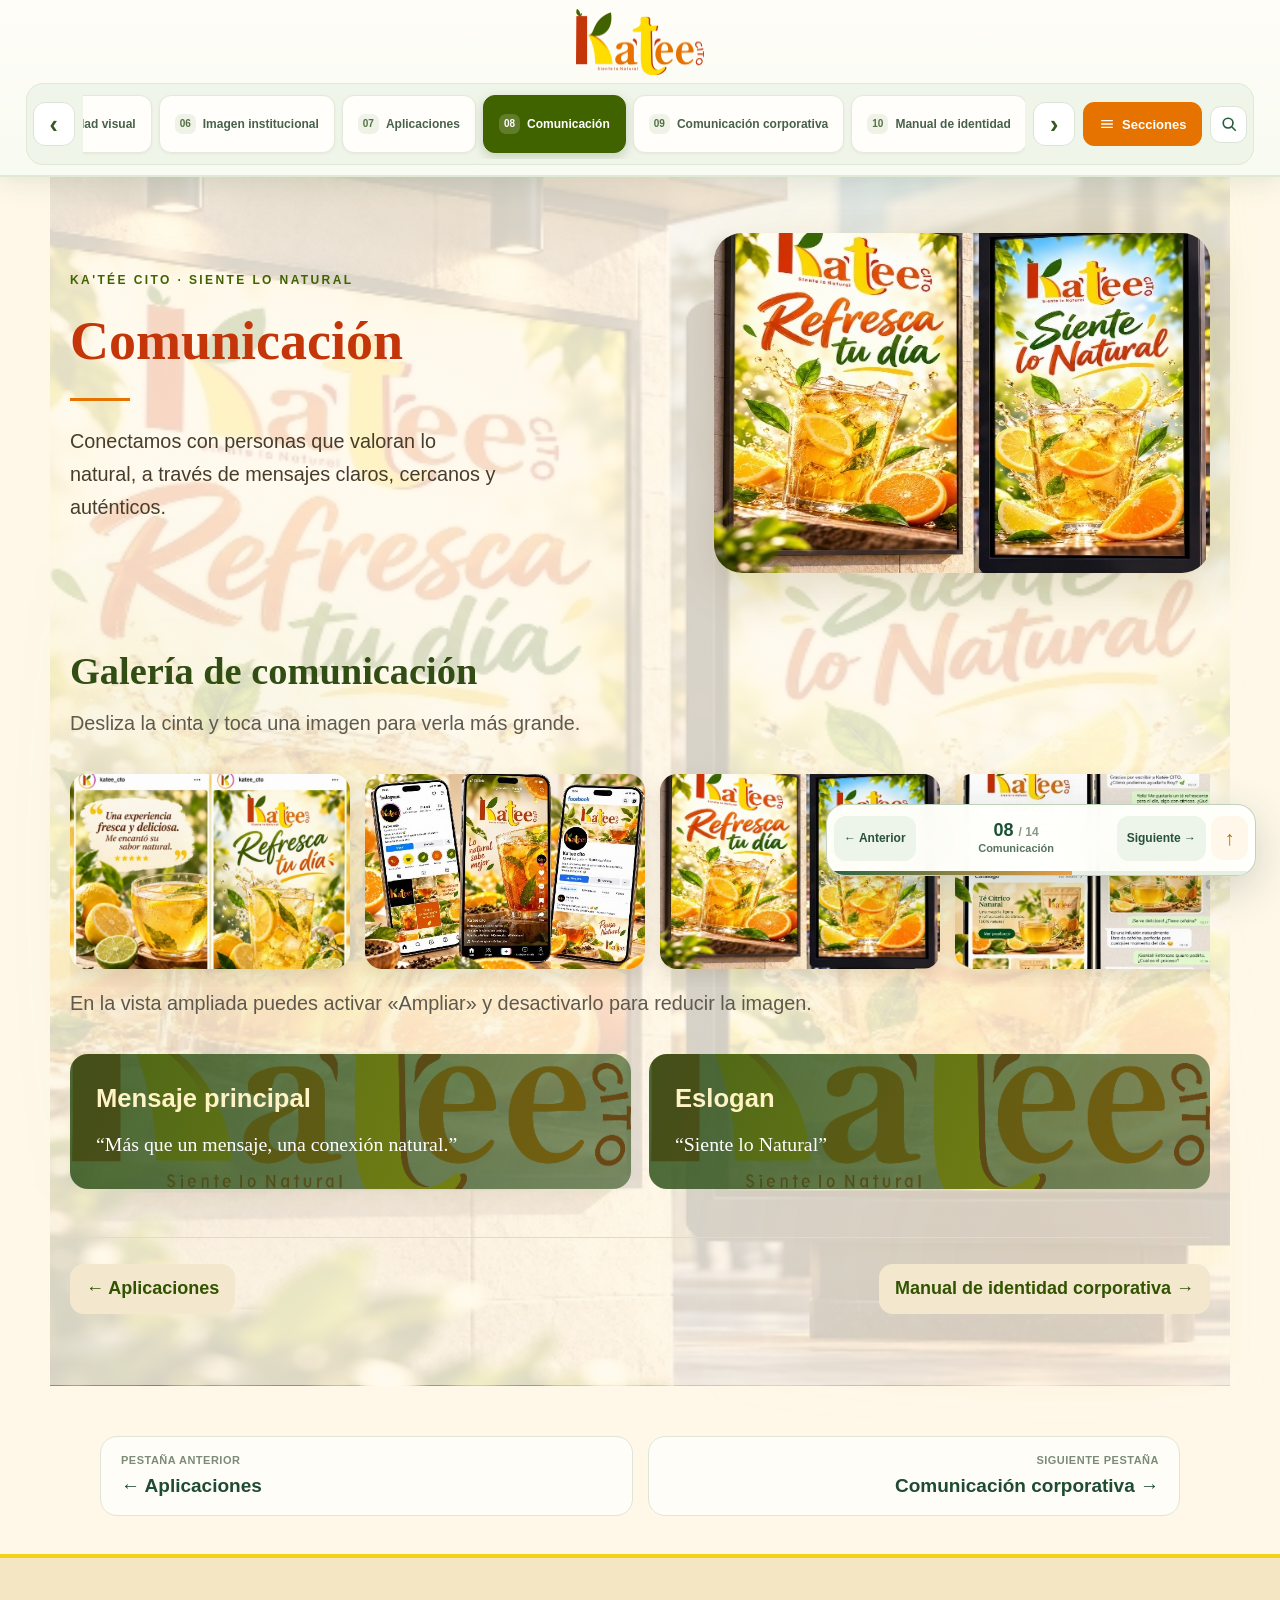
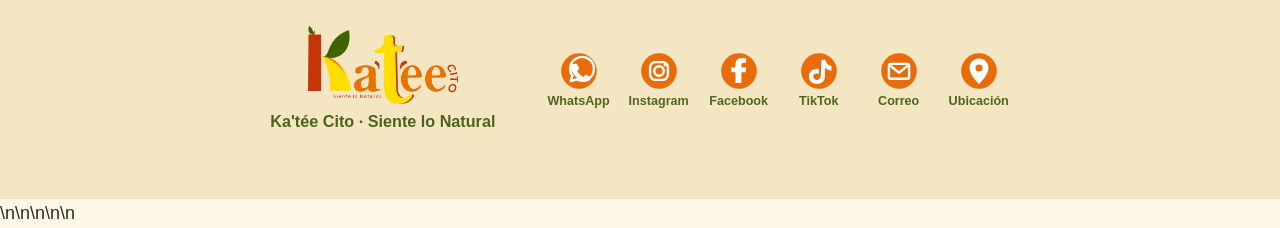
<file: comunicacion.html>
<!DOCTYPE html>

<html lang="es">
<head>
<meta charset="utf-8"/>
<meta content="width=device-width, initial-scale=1" name="viewport"/>
<meta content="#fff8e9" name="theme-color"/>
<title>Comunicación | Ka'tée Cito</title>
<link href="style.css" rel="stylesheet"/>
<style>
/* Diseño exclusivo de Comunicación: solo HTML y CSS */
*{box-sizing:border-box}
body{overflow-x:hidden}
.com-page{position:relative;isolation:isolate;max-width:1180px;margin:auto;padding:36px 20px 72px}
.com-page::before{content:"";position:absolute;z-index:-2;inset:0;background:linear-gradient(120deg,#fff9edda,#fff8e9eb),url('img/galeria/afiche-publicidad.jpg') center/cover fixed;filter:blur(3px)}
.com-hero{display:grid;grid-template-columns:1.1fr .9fr;gap:38px;align-items:center;min-height:380px}
.com-eyebrow{font-size:12px;letter-spacing:.2em;font-weight:800;color:#406300;text-transform:uppercase}
.com-hero h1{font-family:Georgia,serif;font-size:clamp(48px,7vw,88px);line-height:1.04;color:#c4350a;margin:16px 0}
.com-hero p{font-size:clamp(16px,2vw,20px);line-height:1.6;max-width:430px;color:#483c2b}
.com-hero img{width:100%;height:340px;object-fit:cover;border-radius:28px;box-shadow:0 18px 45px #6c54262a}
.com-rule{width:60px;height:3px;background:#e67300;margin:24px 0}
.com-section{margin-top:54px}
.com-section h2{font-family:Georgia,serif;font-size:clamp(26px,3vw,36px);color:#314d14;margin:0 0 12px}
.com-section>p{color:#5f594d;line-height:1.6;margin:0 0 24px}
.com-cards{display:grid;grid-template-columns:repeat(3,minmax(0,1fr));gap:20px}
.com-card{background:#fffdf8e8;border:1px solid #eadfc9;border-radius:20px;padding:26px;min-height:184px;box-shadow:0 8px 28px #503f2110;transition:transform .35s ease,box-shadow .35s ease}
.com-card:hover{transform:translateY(-7px);box-shadow:0 16px 34px #503f2127}
@keyframes suaveFlotar{0%,100%{transform:translateY(0)}50%{transform:translateY(-9px)}}
@keyframes suaveAparecer{from{opacity:.3;transform:translateY(18px)}to{opacity:1;transform:translateY(0)}}
.com-hero{animation:suaveAparecer 1s ease-out both}
.com-card{animation:suaveFlotar 5s ease-in-out infinite}
.com-card:nth-child(2){animation-delay:-1.6s}
.com-card:nth-child(3){animation-delay:-3.2s}
.com-card:hover{animation-play-state:paused}
@keyframes imagenRespira{0%,100%{transform:scale(1)}50%{transform:scale(1.035)}}
.com-hero img{animation:imagenRespira 8s ease-in-out infinite}

.com-card .symbol{font-size:29px}
.com-card h3{font-size:19px;margin:18px 0 9px;color:#aa390f}
.com-card p{font-size:15px;line-height:1.65;color:#62594b;margin:0}
.com-gallery{display:flex;gap:15px;overflow-x:auto;scroll-snap-type:x mandatory;padding:10px 4px 18px;scrollbar-color:#e67300 #f4e7d0}
.com-gallery a{flex:0 0 clamp(190px,27%,280px);height:195px;scroll-snap-align:start;display:block;border-radius:17px;overflow:hidden;box-shadow:0 8px 18px #44331a21}
.com-gallery img{width:100%;height:100%;object-fit:cover;transition:transform .4s}
.com-gallery a:hover img{transform:scale(1.05)}
.com-hint{font-size:13px;color:#726754}
.com-quote{margin-top:55px;border-radius:24px;padding:42px 35px;background:linear-gradient(110deg,#31531bdf,#31531b9a),url('img/galeria/identidad-logo-paleta.png') center/cover;color:white}
.com-quote p{font:clamp(25px,3.5vw,42px)/1.25 Georgia,serif;max-width:580px;margin:0}
.com-lightbox{position:fixed;inset:0;background:#111e;z-index:9999;display:none;align-items:center;justify-content:center;padding:55px 18px 30px}
.com-lightbox:target{display:flex}
.com-lightbox figure{margin:0;max-width:min(100%,1050px);max-height:100%;text-align:center}
.com-lightbox img{display:block;max-width:100%;max-height:72vh;object-fit:contain;margin:auto;border-radius:9px;transition:transform .25s}
.com-lightbox figcaption{color:white;margin-top:13px}
.com-close{position:absolute;right:24px;top:15px;color:white;background:#c4350a;padding:9px 16px;border-radius:20px;text-decoration:none;font-weight:700}
.com-zoom{position:absolute;left:24px;top:15px;color:white;display:flex;gap:8px;align-items:center;font-size:14px}
.com-zoom input{accent-color:#ffdd00;width:19px;height:19px}
.com-lightbox:has(.com-zoom input:checked) img{transform:scale(1.25)}
@media(max-width:720px){.com-page{padding:24px 16px 50px}.com-hero{grid-template-columns:1fr;gap:20px}.com-hero img{height:230px}.com-cards{grid-template-columns:1fr 1fr;gap:12px}.com-card{padding:18px;min-height:170px}.com-card h3{font-size:16px}.com-card p{font-size:13px}.com-gallery a{flex-basis:70%;height:200px}.com-quote{padding:30px 22px}}
@media(max-width:420px){.com-cards{grid-template-columns:1fr}.com-card{min-height:auto}}
@media(prefers-reduced-motion:reduce){.com-card,.com-gallery img,.com-lightbox img,.com-hero,.com-hero img{transition:none;animation:none!important}}
.com-close{position:fixed!important;top:16px!important;right:16px!important;left:auto!important;z-index:100005!important;background:#fff!important;color:#222!important;padding:12px 18px!important;border-radius:25px!important;text-decoration:none!important}.com-prev,.com-next{position:fixed;top:50%;z-index:100004;background:#fffedb;color:#2c381b;padding:12px;border-radius:40px;text-decoration:none;font-size:24px}.com-prev{left:8px}.com-next{right:8px}</style>
<link href="kate-navigation.css" rel="stylesheet"/><script defer="True" src="kate-navigation.js"></script><link href="kate-interactive.css" rel="stylesheet"/></head>
<body style="--fondo-pagina:url('img/galeria/afiche-publicidad.jpg')">
<header aria-label="Navegación principal de Ka'tée Cito" id="kate-global-header"><div class="kate-nav-shell"><a aria-label="Ir a Inicio" class="kate-brand" href="index.html"><img alt="Ka'tée Cito" src="img/logo-kateecito.png"/></a><div class="kate-nav-controls"><button aria-label="Desplazar pestañas a la izquierda" class="kate-arrow" data-move="left" type="button">‹</button><nav aria-label="Pestañas del sitio" class="kate-track"><a href="index.html"><span class="kate-nav-number">01</span>Inicio</a><a href="empresa.html"><span class="kate-nav-number">02</span>Empresa</a><a href="publico.html"><span class="kate-nav-number">03</span>Público objetivo</a><a href="identidad-corporativa.html"><span class="kate-nav-number">04</span>Identidad corporativa</a><a href="identidad-visual.html"><span class="kate-nav-number">05</span>Identidad visual</a><a href="imagen-institucional.html"><span class="kate-nav-number">06</span>Imagen institucional</a><a href="aplicaciones.html"><span class="kate-nav-number">07</span>Aplicaciones</a><a aria-current="page" href="comunicacion.html"><span class="kate-nav-number">08</span>Comunicación</a><a href="comunicacion-corporativa.html"><span class="kate-nav-number">09</span>Comunicación corporativa</a><a href="manual-identidad.html"><span class="kate-nav-number">10</span>Manual de identidad</a><a href="propuestas-mejora.html"><span class="kate-nav-number">11</span>Propuestas de mejora</a><a href="auditoria-imagen.html"><span class="kate-nav-number">12</span>Auditoría de imagen</a><a href="imagen-publica.html"><span class="kate-nav-number">13</span>Imagen pública</a><a href="imagen-verbal.html"><span class="kate-nav-number">14</span>IMAGOLOGÍA · ICONOLOGÍA · IMAGEN VERBAL</a></nav><button aria-label="Desplazar pestañas a la derecha" class="kate-arrow" data-move="right" type="button">›</button><button aria-controls="kate-page-menu" aria-expanded="false" aria-label="Mostrar todas las pestañas" class="kate-menu-button" type="button"><svg aria-hidden="true" fill="none" stroke="currentColor" stroke-linecap="round" stroke-width="2.1" viewbox="0 0 24 24"><path d="M4 7h16M4 12h16M4 17h16"></path></svg> Secciones</button></div></div><div class="kate-menu-panel" id="kate-page-menu"><p class="kate-menu-title">Explorar las secciones</p><div class="kate-menu-grid"><a href="index.html"><small>01</small>Inicio</a><a href="empresa.html"><small>02</small>Empresa</a><a href="publico.html"><small>03</small>Público objetivo</a><a href="identidad-corporativa.html"><small>04</small>Identidad corporativa</a><a href="identidad-visual.html"><small>05</small>Identidad visual</a><a href="imagen-institucional.html"><small>06</small>Imagen institucional</a><a href="aplicaciones.html"><small>07</small>Aplicaciones</a><a aria-current="page" href="comunicacion.html"><small>08</small>Comunicación</a><a href="comunicacion-corporativa.html"><small>09</small>Comunicación corporativa</a><a href="manual-identidad.html"><small>10</small>Manual de identidad</a><a href="propuestas-mejora.html"><small>11</small>Propuestas de mejora</a><a href="auditoria-imagen.html"><small>12</small>Auditoría de imagen</a><a href="imagen-publica.html"><small>13</small>Imagen pública</a><a href="imagen-verbal.html"><small>14</small>IMAGOLOGÍA · ICONOLOGÍA · IMAGEN VERBAL</a></div></div></header>
<main class="com-page">
<section class="com-hero">
<div><span class="com-eyebrow">Ka'tée Cito · Siente lo Natural</span><h1>Comunicación</h1>
<div class="com-rule"></div><p>Conectamos con personas que valoran lo natural, a través de mensajes claros, cercanos y auténticos.</p></div>
<img alt="Comunicación visual de Ka'tée Cito" src="img/galeria/afiche-publicidad.jpg"/>
</section>
<section class="com-section" id="galeria"><h2>Galería de comunicación</h2>
<p>Desliza la cinta y toca una imagen para verla más grande.</p>
<div class="com-gallery">
<a href="#foto1"><img alt="Publicaciones en Instagram" loading="lazy" src="img/galeria/instagram-publicaciones.jpg"/></a>
<a href="#foto2"><img alt="Comunicación en redes móviles" loading="lazy" src="img/galeria/redes-moviles.jpg"/></a>
<a href="#foto3"><img alt="Afiche publicitario" loading="lazy" src="img/galeria/afiche-publicidad.jpg"/></a>
<a href="#foto4"><img alt="Atención por WhatsApp" loading="lazy" src="img/galeria/whatsapp-contacto.jpg"/></a>
<a href="#foto5"><img alt="Comunicación en TikTok" loading="lazy" src="img/galeria/tiktok-comunicacion.jpg"/></a>
</div><p class="com-hint">En la vista ampliada puedes activar «Ampliar» y desactivarlo para reducir la imagen.</p>
</section>
<section class="com-mensajes">
<div class="com-quote"><h3>Mensaje principal</h3><p>“Más que un mensaje, una conexión natural.”</p></div>
<div class="com-quote"><h3>Eslogan</h3><p>“Siente lo Natural”</p></div>
</section>
<div class="pager"><a href="aplicaciones.html">← Aplicaciones</a><a href="manual-identidad.html">Manual de identidad corporativa →</a></div>
</main>
<nav aria-label="Ir a otra pestaña" class="kate-page-switcher"><a class="kate-prev" href="aplicaciones.html"><small>Pestaña anterior</small><strong>← Aplicaciones</strong></a><a class="kate-next" href="comunicacion-corporativa.html"><small>Siguiente pestaña</small><strong>Comunicación corporativa →</strong></a></nav><footer class="brand-footer"><div class="brand-footer-inner"><div class="footer-brand"><img alt="Ka'tée Cito" src="img/logo-kateecito.png"/><strong>Ka'tée Cito · Siente lo Natural</strong></div><div aria-label="Canales de contacto" class="footer-contacts"><a aria-label="WhatsApp" href="#"><img alt="" src="img/social/whatsapp.svg"/><small>WhatsApp</small></a><a aria-label="Instagram" href="#"><img alt="" src="img/social/instagram.svg"/><small>Instagram</small></a><a aria-label="Facebook" href="#"><img alt="" src="img/social/facebook.svg"/><small>Facebook</small></a><a aria-label="TikTok" href="#"><img alt="" src="img/social/tiktok.svg"/><small>TikTok</small></a><a aria-label="Correo" href="#"><img alt="" src="img/social/mail.svg"/><small>Correo</small></a><a aria-label="Ubicación" href="#"><img alt="" src="img/social/location.svg"/><small>Ubicación</small></a></div></div></footer>
<!-- Galería ampliable sin JavaScript -->
<div class="com-lightbox" id="foto1"><a aria-label="Cerrar imagen" class="com-close" href="#galeria">✕ Cerrar</a><label class="com-zoom"><input type="checkbox"/> Ampliar / reducir</label><figure><img alt="Publicaciones en Instagram" src="img/galeria/instagram-publicaciones.jpg"/><figcaption>Publicaciones en Instagram · 1 de 5</figcaption></figure><a aria-label="Imagen anterior" class="com-prev" href="#foto5">❮</a><a aria-label="Imagen siguiente" class="com-next" href="#foto2">❯</a></div>\n<div class="com-lightbox" id="foto2"><a aria-label="Cerrar imagen" class="com-close" href="#galeria">✕ Cerrar</a><label class="com-zoom"><input type="checkbox"/> Ampliar / reducir</label><figure><img alt="Redes móviles" src="img/galeria/redes-moviles.jpg"/><figcaption>Redes móviles · 2 de 5</figcaption></figure><a aria-label="Imagen anterior" class="com-prev" href="#foto1">❮</a><a aria-label="Imagen siguiente" class="com-next" href="#foto3">❯</a></div>\n<div class="com-lightbox" id="foto3"><a aria-label="Cerrar imagen" class="com-close" href="#galeria">✕ Cerrar</a><label class="com-zoom"><input type="checkbox"/> Ampliar / reducir</label><figure><img alt="Afiche publicitario" src="img/galeria/afiche-publicidad.jpg"/><figcaption>Afiche publicitario · 3 de 5</figcaption></figure><a aria-label="Imagen anterior" class="com-prev" href="#foto2">❮</a><a aria-label="Imagen siguiente" class="com-next" href="#foto4">❯</a></div>\n<div class="com-lightbox" id="foto4"><a aria-label="Cerrar imagen" class="com-close" href="#galeria">✕ Cerrar</a><label class="com-zoom"><input type="checkbox"/> Ampliar / reducir</label><figure><img alt="Atención por WhatsApp" src="img/galeria/whatsapp-contacto.jpg"/><figcaption>Atención por WhatsApp · 4 de 5</figcaption></figure><a aria-label="Imagen anterior" class="com-prev" href="#foto3">❮</a><a aria-label="Imagen siguiente" class="com-next" href="#foto5">❯</a></div>\n<div class="com-lightbox" id="foto5"><a aria-label="Cerrar imagen" class="com-close" href="#galeria">✕ Cerrar</a><label class="com-zoom"><input type="checkbox"/> Ampliar / reducir</label><figure><img alt="Comunicación en TikTok" src="img/galeria/tiktok-comunicacion.jpg"/><figcaption>Comunicación en TikTok · 5 de 5</figcaption></figure><a aria-label="Imagen anterior" class="com-prev" href="#foto4">❮</a><a aria-label="Imagen siguiente" class="com-next" href="#foto1">❯</a></div>\n<script src="kate-interactive.js"></script></body></html>
</file>
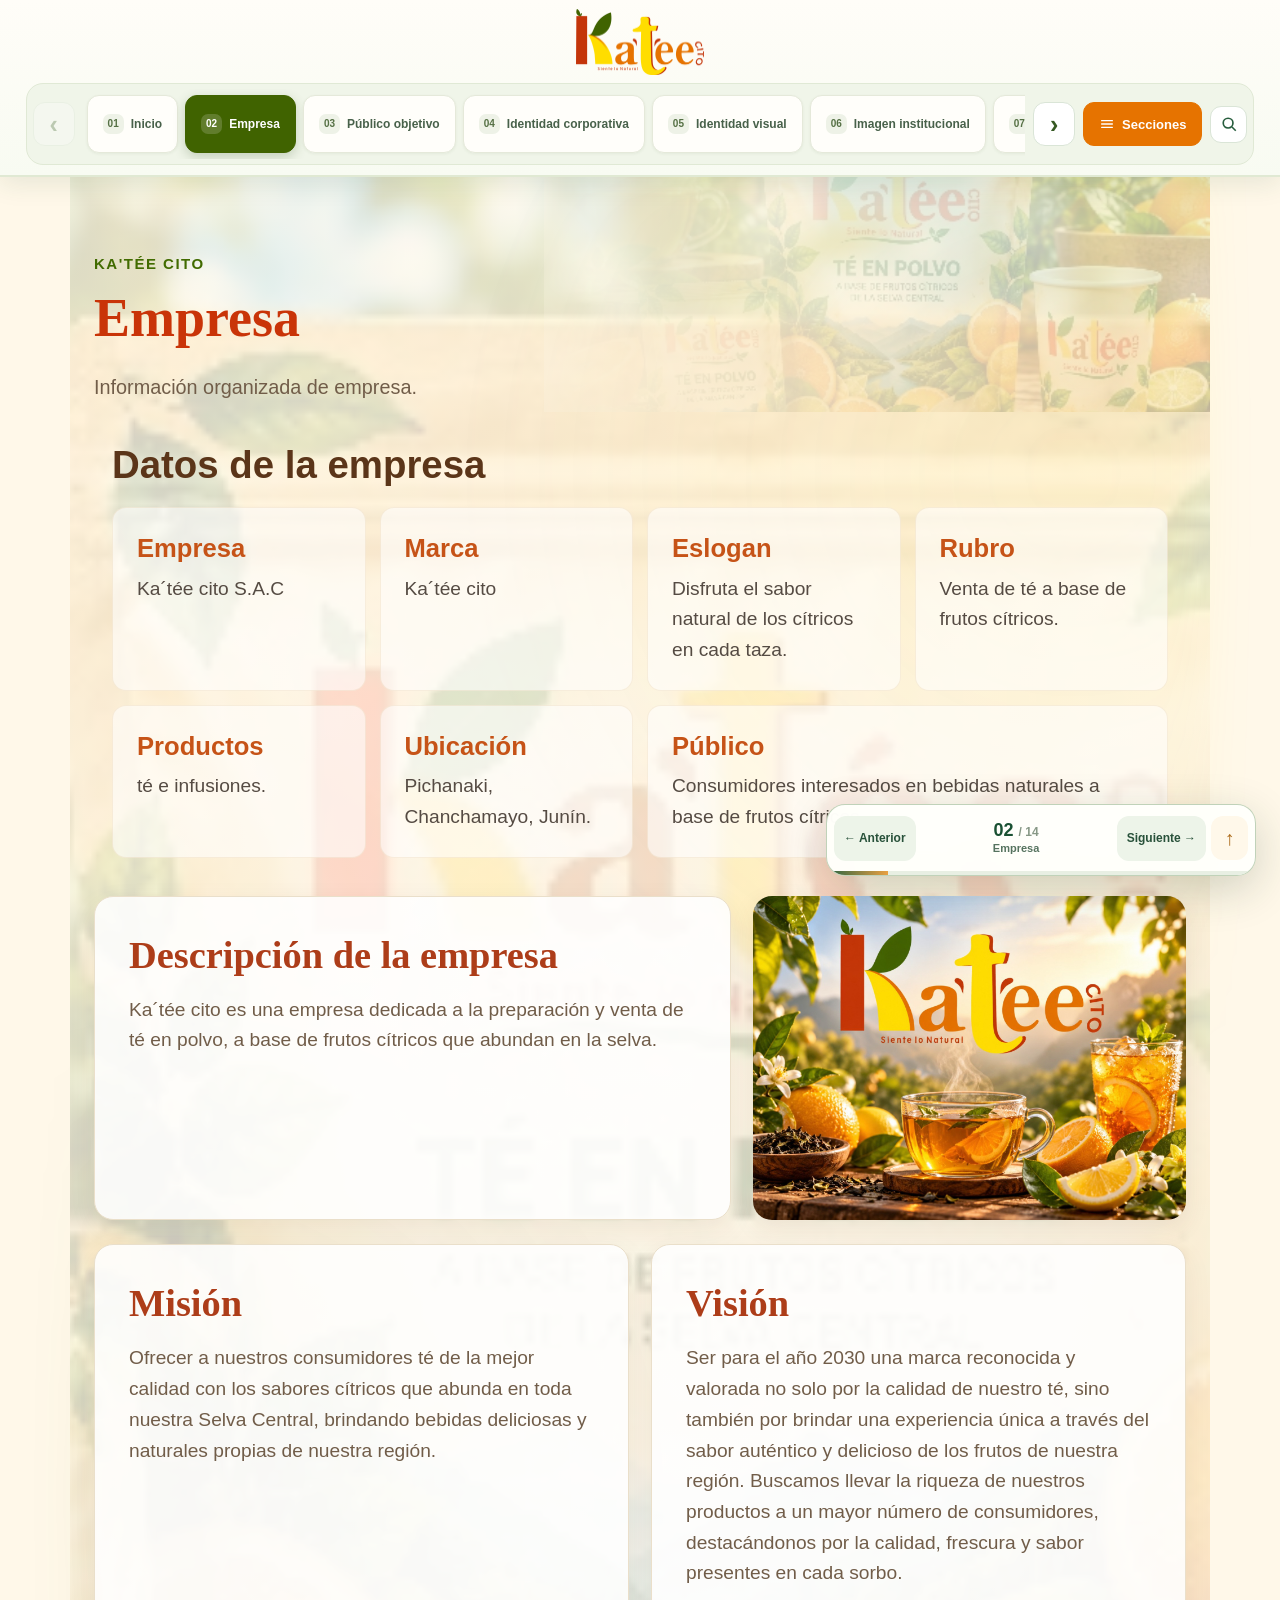
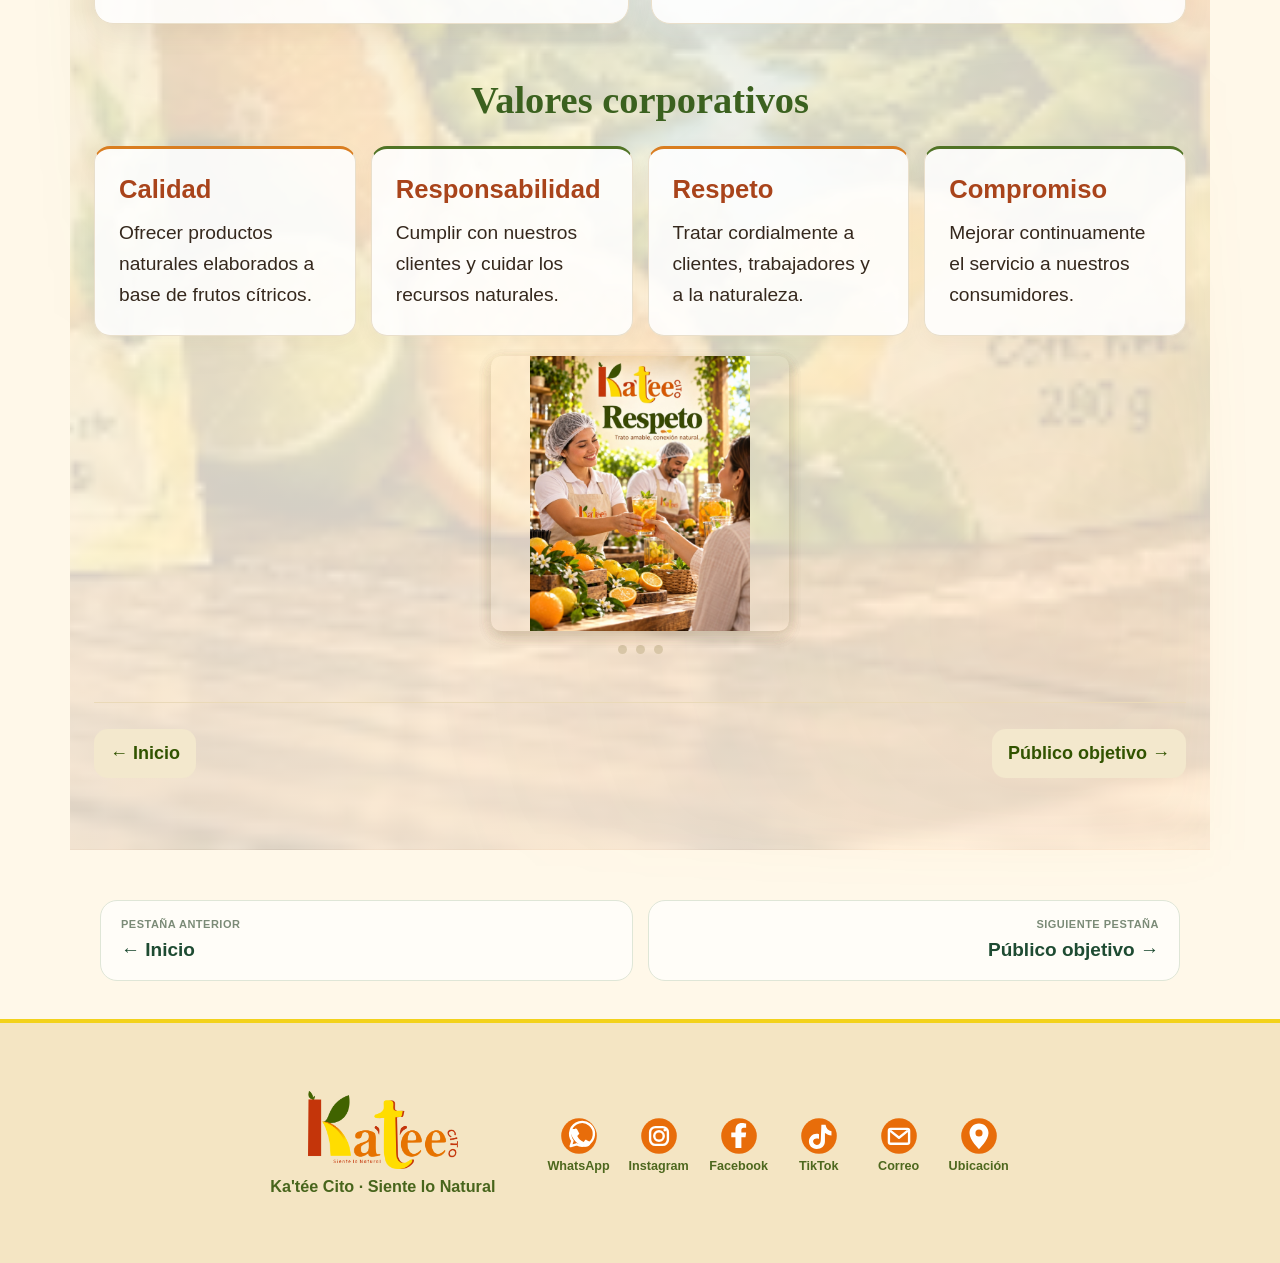
<file: empresa.html>
<!DOCTYPE html>

<html lang="es"><head><meta charset="utf-8"/><meta content="width=device-width,initial-scale=1" name="viewport"/>
<meta content="#fff8e9" name="theme-color"/><title>Empresa | Ka'tée Cito</title><link href="style.css" rel="stylesheet"/><link href="kate-navigation.css" rel="stylesheet"/><script defer="True" src="kate-navigation.js"></script><link href="kate-interactive.css" rel="stylesheet"/></head>
<body style="--fondo-pagina:url('img/hero-final/empresa.jpg')"><header aria-label="Navegación principal de Ka'tée Cito" id="kate-global-header"><div class="kate-nav-shell"><a aria-label="Ir a Inicio" class="kate-brand" href="index.html"><img alt="Ka'tée Cito" src="img/logo-kateecito.png"/></a><div class="kate-nav-controls"><button aria-label="Desplazar pestañas a la izquierda" class="kate-arrow" data-move="left" type="button">‹</button><nav aria-label="Pestañas del sitio" class="kate-track"><a href="index.html"><span class="kate-nav-number">01</span>Inicio</a><a aria-current="page" href="empresa.html"><span class="kate-nav-number">02</span>Empresa</a><a href="publico.html"><span class="kate-nav-number">03</span>Público objetivo</a><a href="identidad-corporativa.html"><span class="kate-nav-number">04</span>Identidad corporativa</a><a href="identidad-visual.html"><span class="kate-nav-number">05</span>Identidad visual</a><a href="imagen-institucional.html"><span class="kate-nav-number">06</span>Imagen institucional</a><a href="aplicaciones.html"><span class="kate-nav-number">07</span>Aplicaciones</a><a href="comunicacion.html"><span class="kate-nav-number">08</span>Comunicación</a><a href="comunicacion-corporativa.html"><span class="kate-nav-number">09</span>Comunicación corporativa</a><a href="manual-identidad.html"><span class="kate-nav-number">10</span>Manual de identidad</a><a href="propuestas-mejora.html"><span class="kate-nav-number">11</span>Propuestas de mejora</a><a href="auditoria-imagen.html"><span class="kate-nav-number">12</span>Auditoría de imagen</a><a href="imagen-publica.html"><span class="kate-nav-number">13</span>Imagen pública</a><a href="imagen-verbal.html"><span class="kate-nav-number">14</span>IMAGOLOGÍA · ICONOLOGÍA · IMAGEN VERBAL</a></nav><button aria-label="Desplazar pestañas a la derecha" class="kate-arrow" data-move="right" type="button">›</button><button aria-controls="kate-page-menu" aria-expanded="false" aria-label="Mostrar todas las pestañas" class="kate-menu-button" type="button"><svg aria-hidden="true" fill="none" stroke="currentColor" stroke-linecap="round" stroke-width="2.1" viewbox="0 0 24 24"><path d="M4 7h16M4 12h16M4 17h16"></path></svg> Secciones</button></div></div><div class="kate-menu-panel" id="kate-page-menu"><p class="kate-menu-title">Explorar las secciones</p><div class="kate-menu-grid"><a href="index.html"><small>01</small>Inicio</a><a aria-current="page" href="empresa.html"><small>02</small>Empresa</a><a href="publico.html"><small>03</small>Público objetivo</a><a href="identidad-corporativa.html"><small>04</small>Identidad corporativa</a><a href="identidad-visual.html"><small>05</small>Identidad visual</a><a href="imagen-institucional.html"><small>06</small>Imagen institucional</a><a href="aplicaciones.html"><small>07</small>Aplicaciones</a><a href="comunicacion.html"><small>08</small>Comunicación</a><a href="comunicacion-corporativa.html"><small>09</small>Comunicación corporativa</a><a href="manual-identidad.html"><small>10</small>Manual de identidad</a><a href="propuestas-mejora.html"><small>11</small>Propuestas de mejora</a><a href="auditoria-imagen.html"><small>12</small>Auditoría de imagen</a><a href="imagen-publica.html"><small>13</small>Imagen pública</a><a href="imagen-verbal.html"><small>14</small>IMAGOLOGÍA · ICONOLOGÍA · IMAGEN VERBAL</a></div></div></header>
<main><div aria-hidden="true" class="page-hero-art" style="--page-art:url('img/hero-final/empresa.jpg')"></div><div class="page-head"><small>Ka'tée Cito</small><h1 class="page-title">Empresa

</h1><p>Información organizada de empresa.</p></div><section class="company-data-section">
<h2>Datos de la empresa</h2>
<div class="company-data-grid">
<div class="company-data-item"><h3>Empresa</h3><p>Ka´tée cito S.A.C</p></div>
<div class="company-data-item"><h3>Marca</h3><p>Ka´tée cito</p></div>
<div class="company-data-item"><h3>Eslogan</h3><p>Disfruta el sabor natural de los cítricos en cada taza.</p></div>
<div class="company-data-item"><h3>Rubro</h3><p>Venta de té a base de frutos cítricos.</p></div>
<div class="company-data-item"><h3>Productos</h3><p>té e infusiones.</p></div>
<div class="company-data-item"><h3>Ubicación</h3><p>Pichanaki, Chanchamayo, Junín.</p></div>
<div class="company-data-item"><h3>Público</h3><p>Consumidores interesados en bebidas naturales a base de frutos cítricos.</p></div>
</div>
</section><section class="company-editorial"><div class="company-editorial-top"><article class="card company-description"><h2>Descripción de la empresa

  </h2><p>Ka´tée cito es una empresa dedicada a la preparación y venta de té en polvo, a base de frutos cítricos que abundan en la selva.</p></article><figure class="company-picture"><img alt="Ka’tée Cito: té natural con cítricos y logotipo de la marca" loading="lazy" src="img/empresa/empresa-descripcion.jpg"/></figure></div><div class="company-mission-vision"><article class="card">
<h2>Misión</h2>
<p>Ofrecer a nuestros consumidores té de la mejor calidad con los sabores cítricos que abunda en toda nuestra
      Selva Central, brindando bebidas deliciosas y naturales propias de nuestra región.</p></article><article class="card">
<h2>Visión</h2>
<p>Ser para el año 2030 una marca reconocida y valorada no solo por la calidad de nuestro té, sino también por brindar
          una experiencia única a través del sabor auténtico y delicioso de los frutos de nuestra región. Buscamos llevar la
          riqueza de nuestros productos a un mayor número de consumidores, destacándonos por la calidad, frescura y sabor
          presentes en cada sorbo.</p></article></div><h2 class="company-values-heading">Valores corporativos</h2><div class="company-values-grid"><article class="company-value-card"><h3>Calidad</h3><p>Ofrecer productos naturales elaborados a base de frutos cítricos.</p></article><article class="company-value-card"><h3>Responsabilidad</h3><p>Cumplir con nuestros clientes y cuidar los recursos naturales.</p></article><article class="company-value-card"><h3>Respeto</h3><p>Tratar cordialmente a clientes, trabajadores y a la naturaleza.</p></article><article class="company-value-card"><h3>Compromiso</h3><p>Mejorar continuamente el servicio a nuestros consumidores.</p></article></div><section aria-label="Galería automática de valores corporativos" class="values-showcase">
<div class="values-carousel">
<figure class="values-slide"><img alt="Calidad: frutos seleccionados, sabor natural" src="img/empresa/valor-calidad.jpg"/><figcaption>Calidad</figcaption></figure>
<figure class="values-slide"><img alt="Responsabilidad: cuidamos recursos y clientes" src="img/empresa/valor-responsabilidad.jpg"/><figcaption>Responsabilidad</figcaption></figure>
<figure class="values-slide"><img alt="Respeto: trato amable y conexión natural" src="img/empresa/valor-respeto.jpg"/><figcaption>Respeto</figcaption></figure>
</div>
<div aria-hidden="true" class="values-dots"><i></i><i></i><i></i></div>
</section></section>
<div class="pager"><a href="index.html">← Inicio</a><a href="publico.html">Público objetivo →</a></div></main>
<nav aria-label="Ir a otra pestaña" class="kate-page-switcher"><a class="kate-prev" href="index.html"><small>Pestaña anterior</small><strong>← Inicio</strong></a><a class="kate-next" href="publico.html"><small>Siguiente pestaña</small><strong>Público objetivo →</strong></a></nav><footer class="brand-footer"><div class="brand-footer-inner"><div class="footer-brand"><img alt="Ka'tée Cito" src="img/logo-kateecito.png"/><strong>Ka'tée Cito · Siente lo Natural</strong></div><div aria-label="Canales de contacto" class="footer-contacts"><a aria-label="WhatsApp" href="#"><img alt="" src="img/social/whatsapp.svg"/><small>WhatsApp</small></a><a aria-label="Instagram" href="#"><img alt="" src="img/social/instagram.svg"/><small>Instagram</small></a><a aria-label="Facebook" href="#"><img alt="" src="img/social/facebook.svg"/><small>Facebook</small></a><a aria-label="TikTok" href="#"><img alt="" src="img/social/tiktok.svg"/><small>TikTok</small></a><a aria-label="Correo" href="#"><img alt="" src="img/social/mail.svg"/><small>Correo</small></a><a aria-label="Ubicación" href="#"><img alt="" src="img/social/location.svg"/><small>Ubicación</small></a></div></div></footer>
<script src="kate-interactive.js"></script></body></html>
</file>
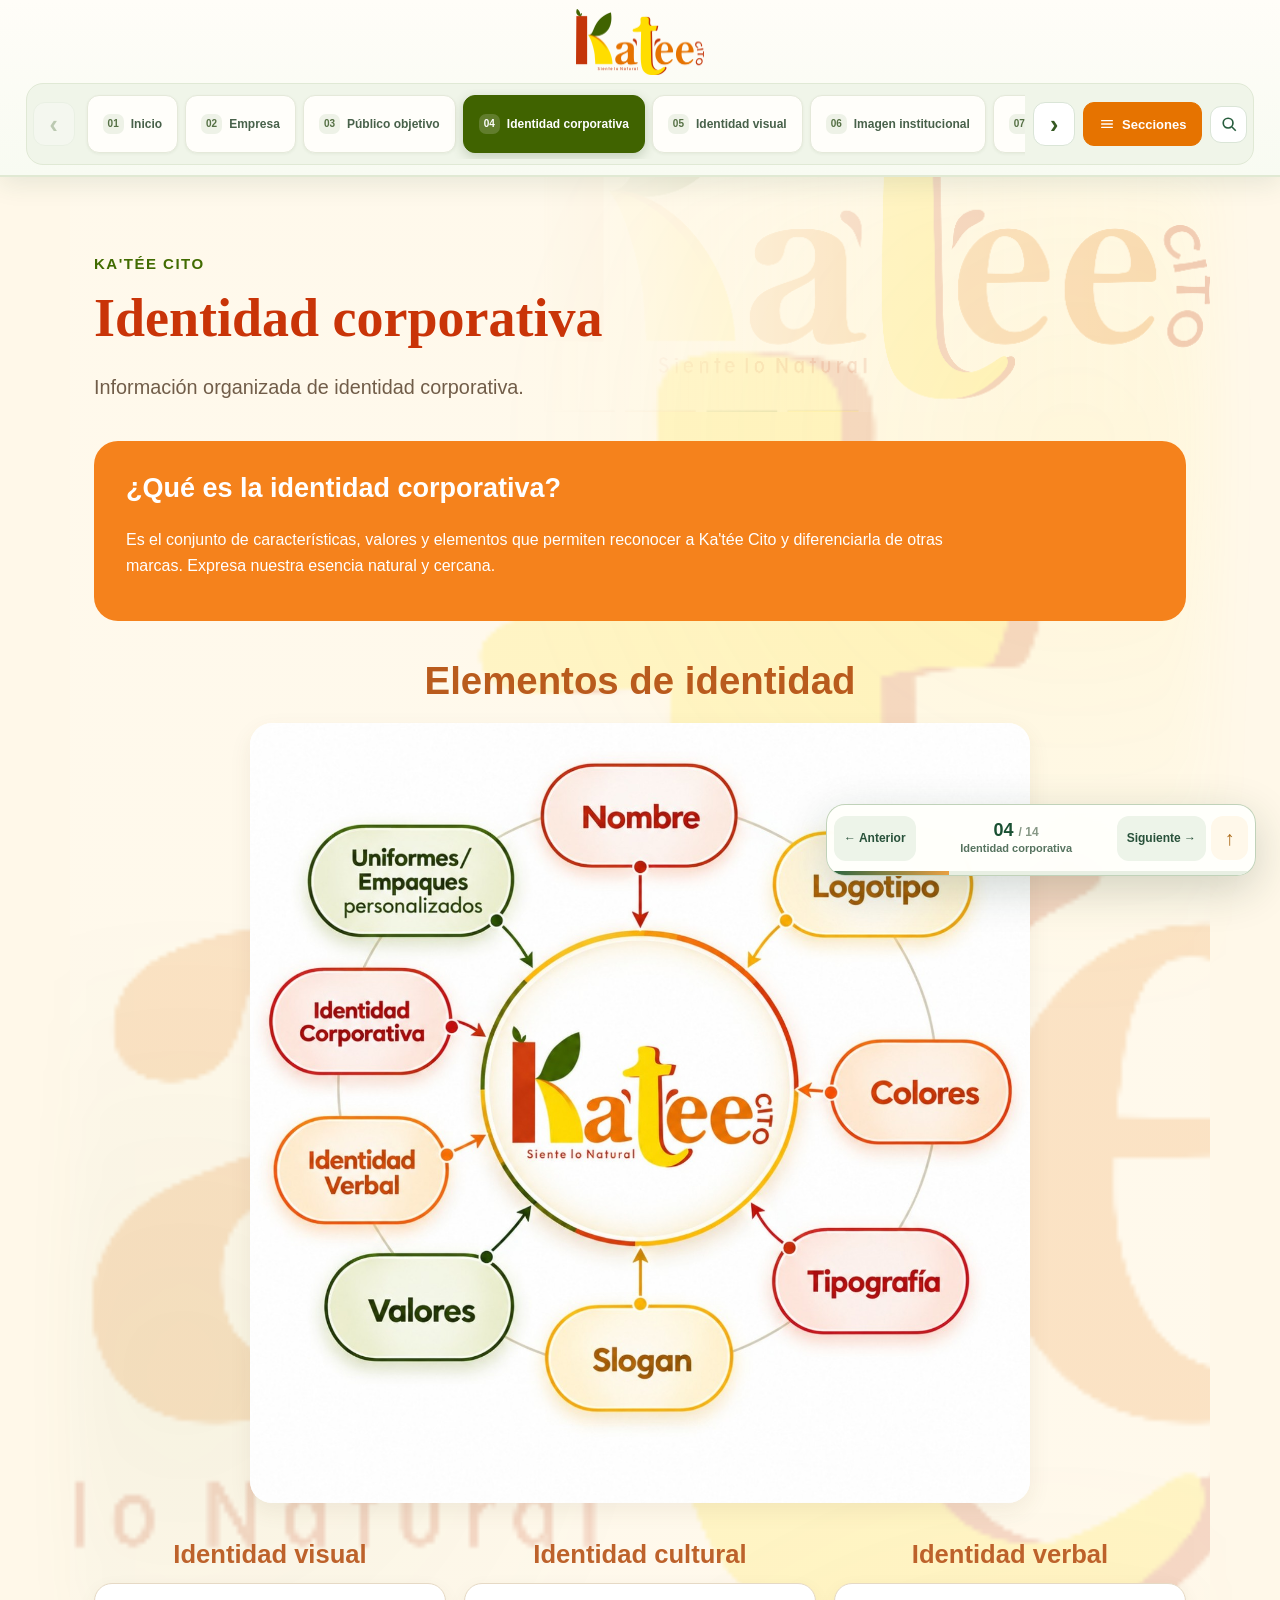
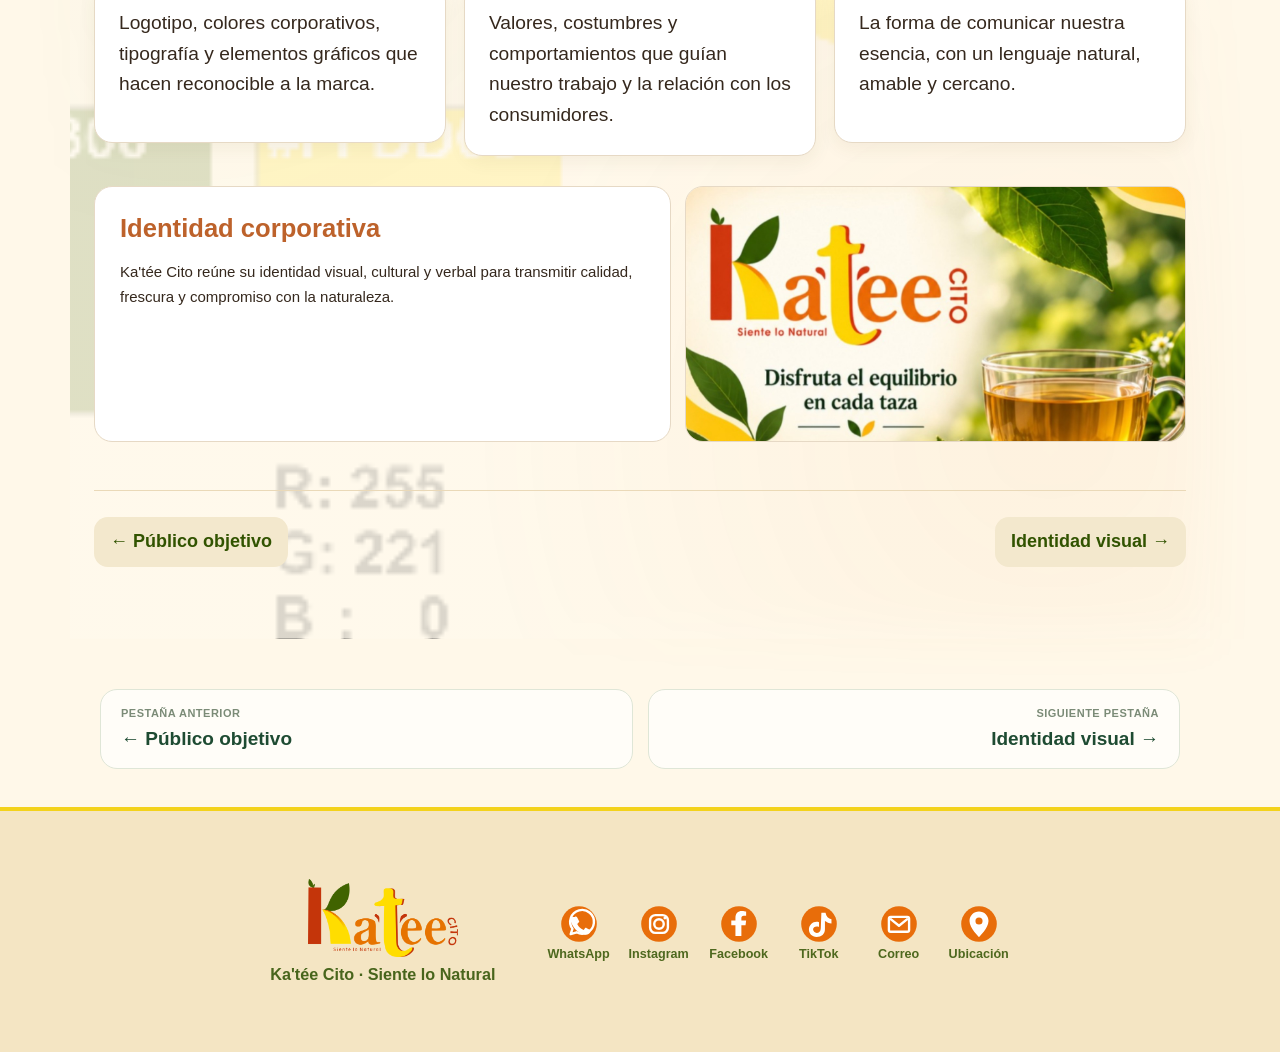
<file: identidad-corporativa.html>
<!DOCTYPE html>

<html lang="es">
<head>
<meta charset="utf-8"/>
<meta content="width=device-width, initial-scale=1" name="viewport"/>
<meta content="#fff8e9" name="theme-color"/>
<title>Identidad corporativa | Ka'tée Cito</title>
<link href="style.css" rel="stylesheet"/>
<link href="kate-navigation.css" rel="stylesheet"/><script defer="True" src="kate-navigation.js"></script><link href="kate-interactive.css" rel="stylesheet"/></head>
<body style="--fondo-pagina:url('img/hero-final/identidad-corporativa.png')">
<header aria-label="Navegación principal de Ka'tée Cito" id="kate-global-header"><div class="kate-nav-shell"><a aria-label="Ir a Inicio" class="kate-brand" href="index.html"><img alt="Ka'tée Cito" src="img/logo-kateecito.png"/></a><div class="kate-nav-controls"><button aria-label="Desplazar pestañas a la izquierda" class="kate-arrow" data-move="left" type="button">‹</button><nav aria-label="Pestañas del sitio" class="kate-track"><a href="index.html"><span class="kate-nav-number">01</span>Inicio</a><a href="empresa.html"><span class="kate-nav-number">02</span>Empresa</a><a href="publico.html"><span class="kate-nav-number">03</span>Público objetivo</a><a aria-current="page" href="identidad-corporativa.html"><span class="kate-nav-number">04</span>Identidad corporativa</a><a href="identidad-visual.html"><span class="kate-nav-number">05</span>Identidad visual</a><a href="imagen-institucional.html"><span class="kate-nav-number">06</span>Imagen institucional</a><a href="aplicaciones.html"><span class="kate-nav-number">07</span>Aplicaciones</a><a href="comunicacion.html"><span class="kate-nav-number">08</span>Comunicación</a><a href="comunicacion-corporativa.html"><span class="kate-nav-number">09</span>Comunicación corporativa</a><a href="manual-identidad.html"><span class="kate-nav-number">10</span>Manual de identidad</a><a href="propuestas-mejora.html"><span class="kate-nav-number">11</span>Propuestas de mejora</a><a href="auditoria-imagen.html"><span class="kate-nav-number">12</span>Auditoría de imagen</a><a href="imagen-publica.html"><span class="kate-nav-number">13</span>Imagen pública</a><a href="imagen-verbal.html"><span class="kate-nav-number">14</span>IMAGOLOGÍA · ICONOLOGÍA · IMAGEN VERBAL</a></nav><button aria-label="Desplazar pestañas a la derecha" class="kate-arrow" data-move="right" type="button">›</button><button aria-controls="kate-page-menu" aria-expanded="false" aria-label="Mostrar todas las pestañas" class="kate-menu-button" type="button"><svg aria-hidden="true" fill="none" stroke="currentColor" stroke-linecap="round" stroke-width="2.1" viewbox="0 0 24 24"><path d="M4 7h16M4 12h16M4 17h16"></path></svg> Secciones</button></div></div><div class="kate-menu-panel" id="kate-page-menu"><p class="kate-menu-title">Explorar las secciones</p><div class="kate-menu-grid"><a href="index.html"><small>01</small>Inicio</a><a href="empresa.html"><small>02</small>Empresa</a><a href="publico.html"><small>03</small>Público objetivo</a><a aria-current="page" href="identidad-corporativa.html"><small>04</small>Identidad corporativa</a><a href="identidad-visual.html"><small>05</small>Identidad visual</a><a href="imagen-institucional.html"><small>06</small>Imagen institucional</a><a href="aplicaciones.html"><small>07</small>Aplicaciones</a><a href="comunicacion.html"><small>08</small>Comunicación</a><a href="comunicacion-corporativa.html"><small>09</small>Comunicación corporativa</a><a href="manual-identidad.html"><small>10</small>Manual de identidad</a><a href="propuestas-mejora.html"><small>11</small>Propuestas de mejora</a><a href="auditoria-imagen.html"><small>12</small>Auditoría de imagen</a><a href="imagen-publica.html"><small>13</small>Imagen pública</a><a href="imagen-verbal.html"><small>14</small>IMAGOLOGÍA · ICONOLOGÍA · IMAGEN VERBAL</a></div></div></header>
<main>
<div aria-hidden="true" class="page-hero-art" style="--page-art:url('img/hero-final/identidad-corporativa.png')">
</div>
<div class="page-head">
<small>Ka'tée Cito</small>
<h1 class="page-title">
        Identidad corporativa
      </h1>
<p>
        Información organizada de identidad corporativa.
      </p>
</div>
<!-- Distribución según referencia de identidad corporativa -->
<section aria-label="Contenido de identidad corporativa" class="identidad-esquema">
<div class="identidad-intro"><span>¿Qué es la identidad corporativa?</span><p>Es el conjunto de características, valores y elementos que permiten reconocer a Ka'tée Cito y diferenciarla de otras marcas. Expresa nuestra esencia natural y cercana.</p></div>
<h2 class="identidad-heading">Elementos de identidad</h2>
<div class="identidad-imagen-principal"><img alt="Diagrama de elementos de identidad de Ka'tée Cito" loading="lazy" src="img/infografia-identidad.jpg"/></div>
<div class="identidad-tres">
<article class="identidad-bloque"><h3>Identidad visual</h3><div class="identidad-cuadro"><p>Logotipo, colores corporativos, tipografía y elementos gráficos que hacen reconocible a la marca.</p></div></article>
<article class="identidad-bloque"><h3>Identidad cultural</h3><div class="identidad-cuadro"><p>Valores, costumbres y comportamientos que guían nuestro trabajo y la relación con los consumidores.</p></div></article>
<article class="identidad-bloque"><h3>Identidad verbal</h3><div class="identidad-cuadro"><p>La forma de comunicar nuestra esencia, con un lenguaje natural, amable y cercano.</p></div></article>
</div>
<div class="identidad-cierre"><article><h3>Identidad corporativa</h3><p>Ka'tée Cito reúne su identidad visual, cultural y verbal para transmitir calidad, frescura y compromiso con la naturaleza.</p></article><img alt="Ka'tée Cito, disfruta el equilibrio en cada taza" loading="lazy" src="img/banner-identidad.jpg"/></div>
</section>
<!-- NAVEGACIÓN ENTRE PÁGINAS -->
<div class="pager"><a href="publico.html">← Público objetivo</a><a href="identidad-visual.html">Identidad visual →</a></div>
</main>
<nav aria-label="Ir a otra pestaña" class="kate-page-switcher"><a class="kate-prev" href="publico.html"><small>Pestaña anterior</small><strong>← Público objetivo</strong></a><a class="kate-next" href="identidad-visual.html"><small>Siguiente pestaña</small><strong>Identidad visual →</strong></a></nav><footer class="brand-footer"><div class="brand-footer-inner"><div class="footer-brand"><img alt="Ka'tée Cito" src="img/logo-kateecito.png"/><strong>Ka'tée Cito · Siente lo Natural</strong></div><div aria-label="Canales de contacto" class="footer-contacts"><a aria-label="WhatsApp" href="#"><img alt="" src="img/social/whatsapp.svg"/><small>WhatsApp</small></a><a aria-label="Instagram" href="#"><img alt="" src="img/social/instagram.svg"/><small>Instagram</small></a><a aria-label="Facebook" href="#"><img alt="" src="img/social/facebook.svg"/><small>Facebook</small></a><a aria-label="TikTok" href="#"><img alt="" src="img/social/tiktok.svg"/><small>TikTok</small></a><a aria-label="Correo" href="#"><img alt="" src="img/social/mail.svg"/><small>Correo</small></a><a aria-label="Ubicación" href="#"><img alt="" src="img/social/location.svg"/><small>Ubicación</small></a></div></div></footer>
<script src="kate-interactive.js"></script></body>
</html>
</file>
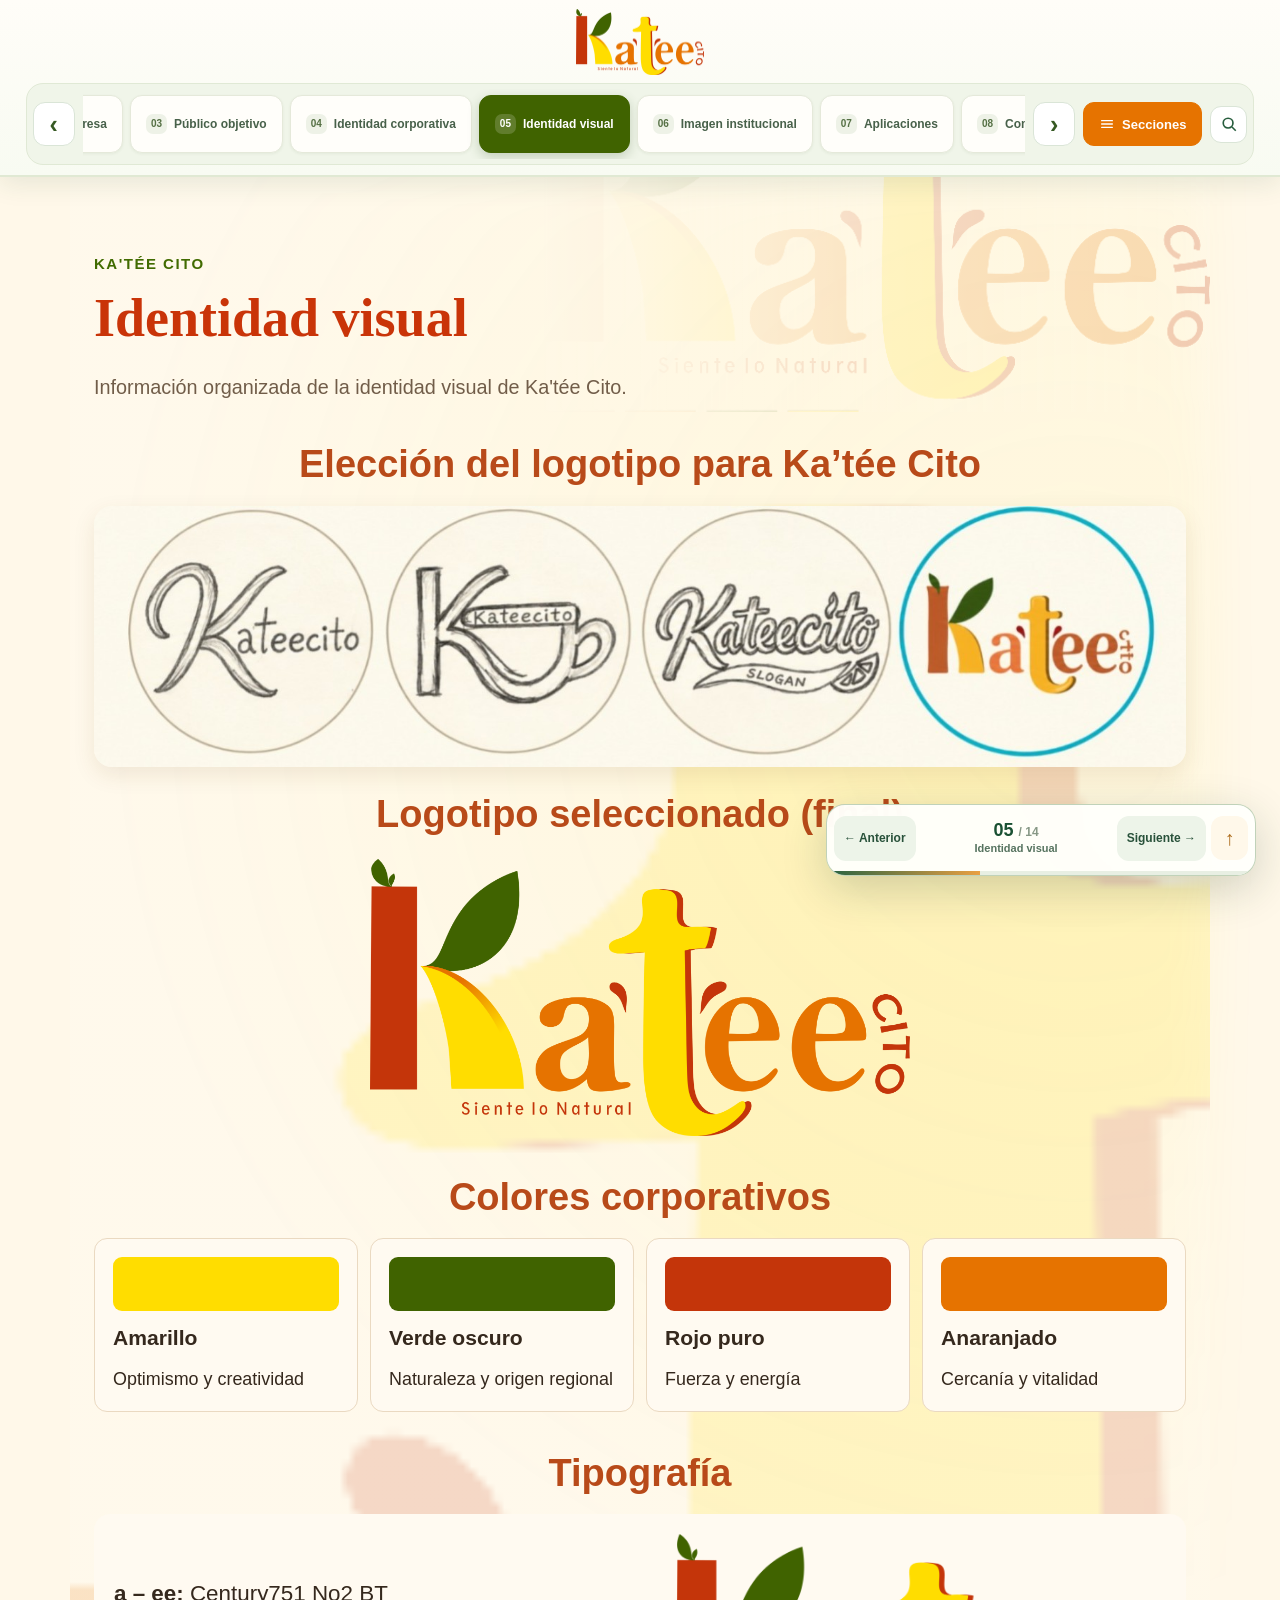
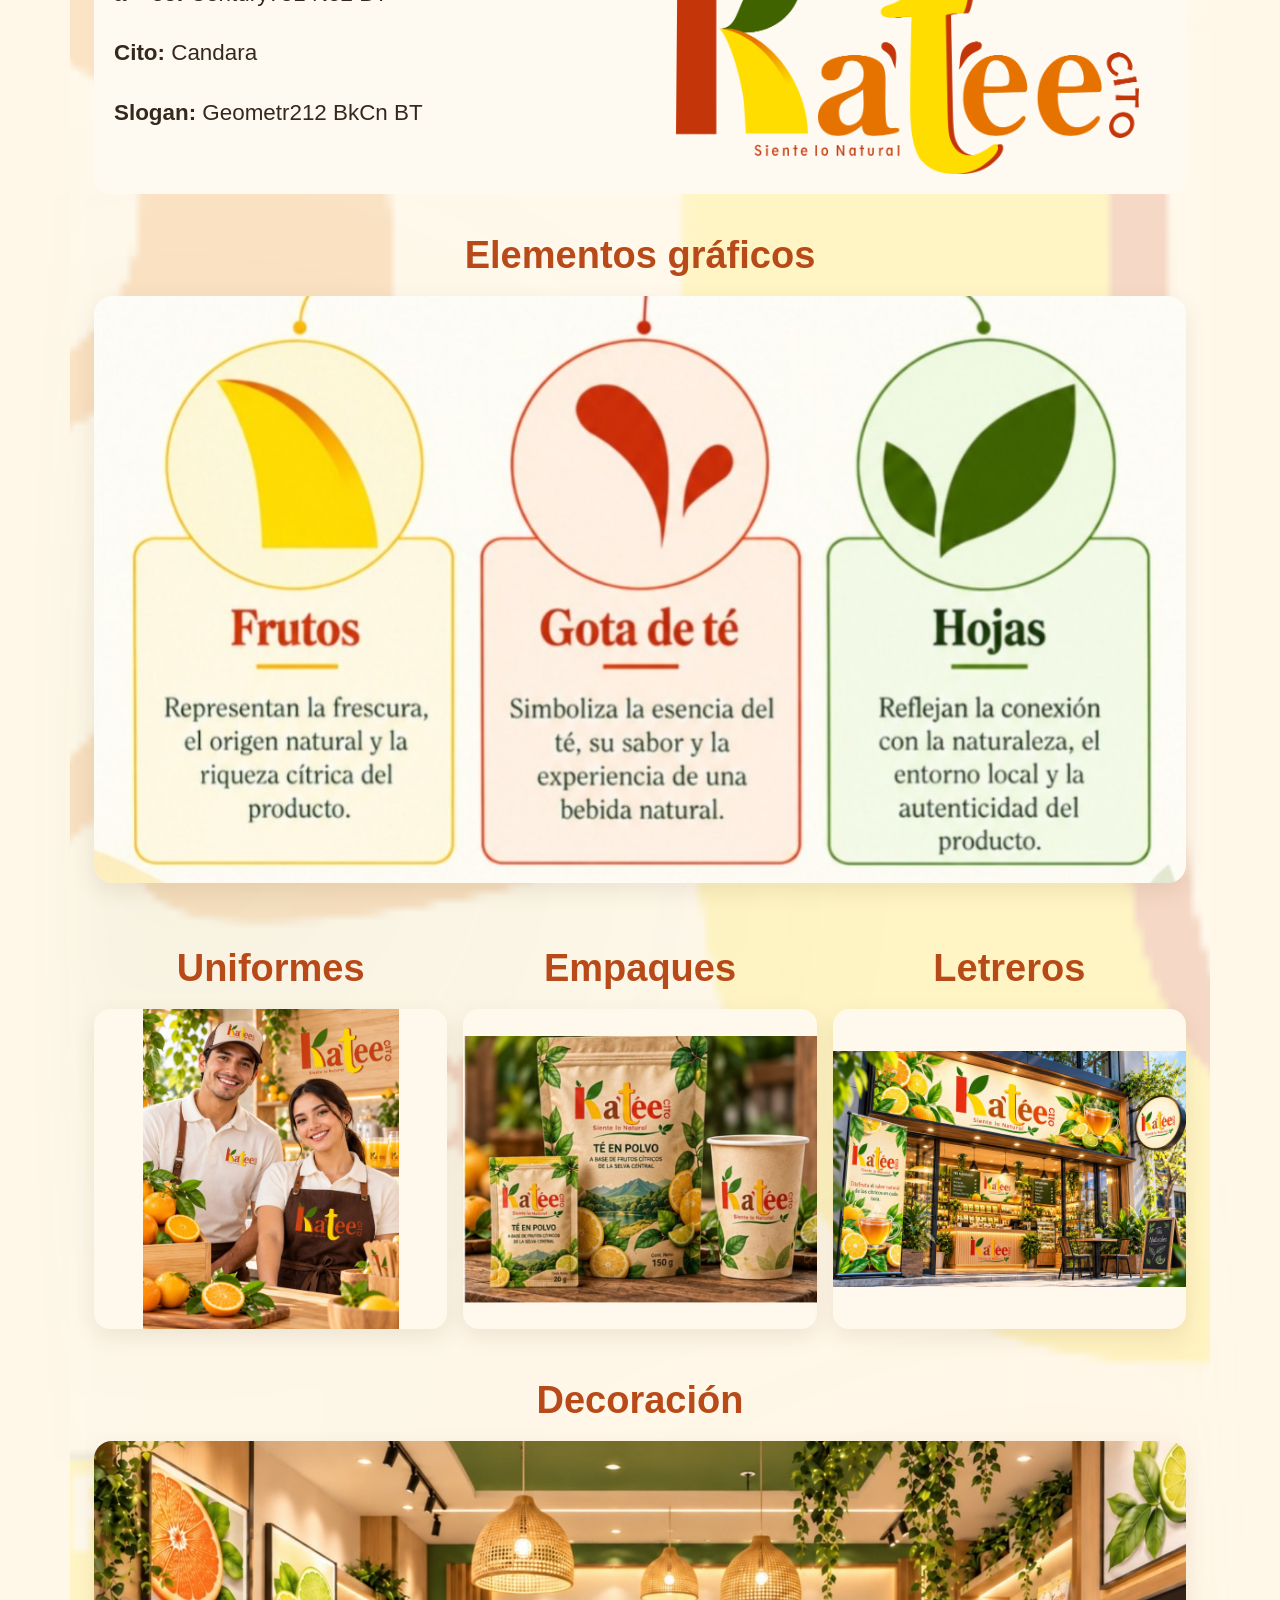
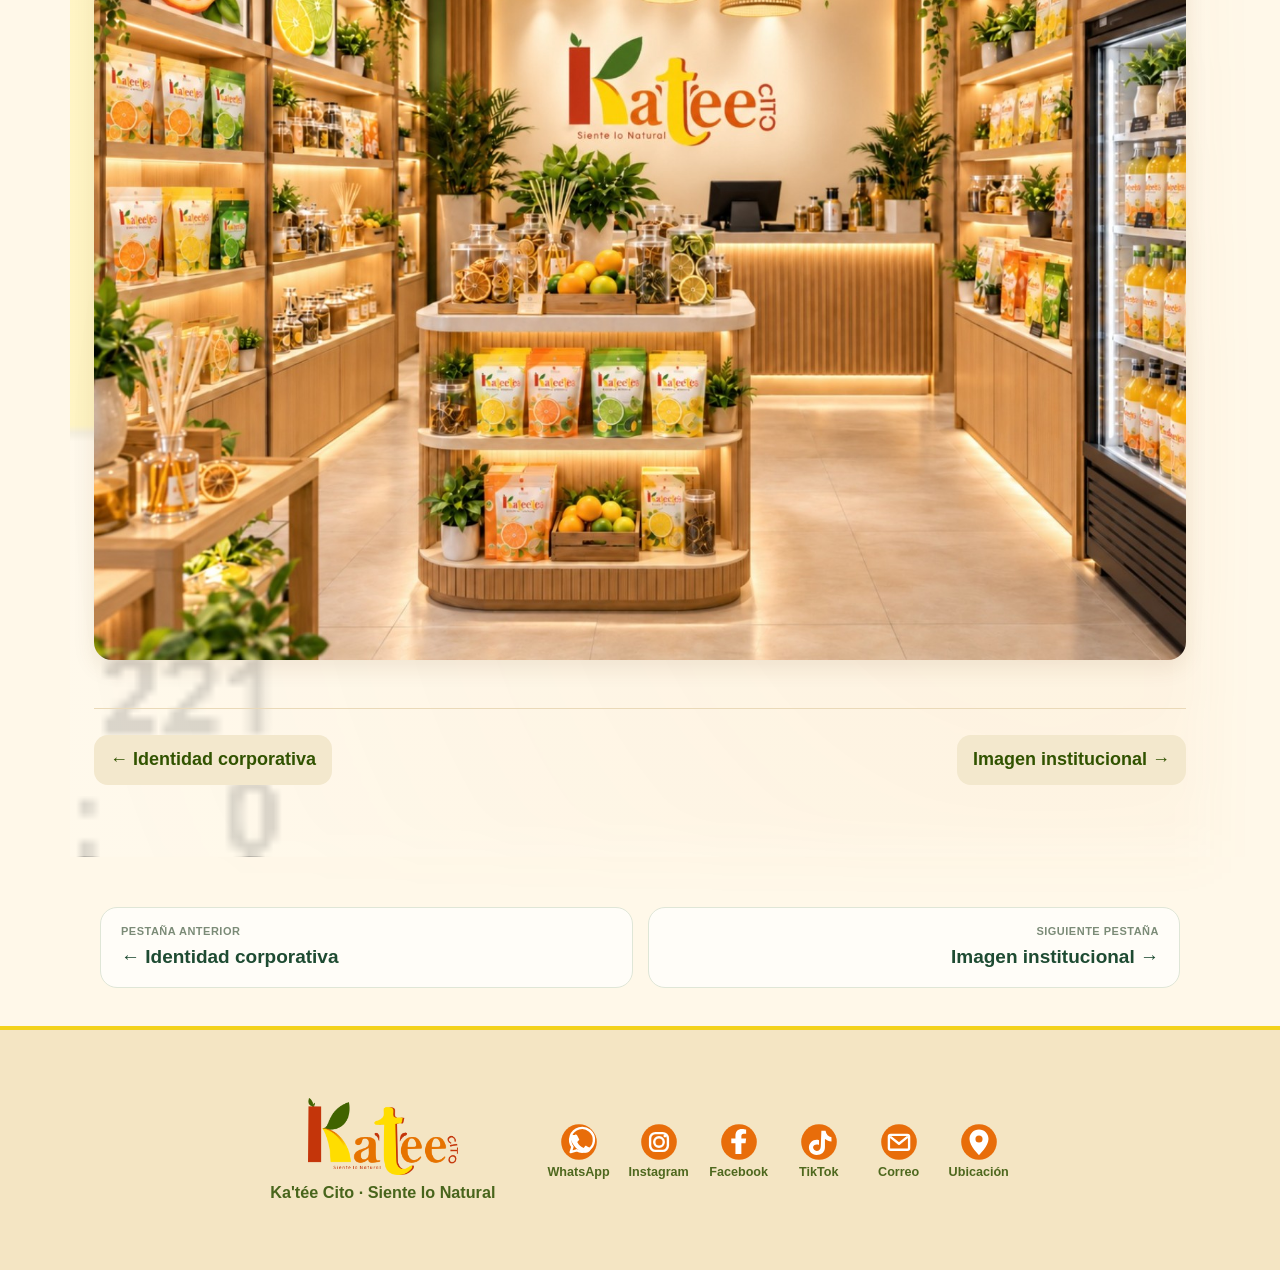
<file: identidad-visual.html>
<!DOCTYPE html>

<html lang="es"><head>
<meta charset="utf-8"/>
<meta content="width=device-width, initial-scale=1" name="viewport"/> <meta content="#fff8e9" name="theme-color"/> <title>Identidad visual | Ka'tée Cito</title> <link href="style.css" rel="stylesheet"/> <style>
    /* Corrección específica para Identidad Visual */
    .visual-info {
      margin-top: 35px;
      display: grid;
      gap: 22px;
    }

    .visual-info-block {
      background: #fffaf0;
      border: 1px solid rgba(64, 99, 0, 0.15);
      border-radius: 18px;
      padding: 24px;
    }

    .visual-info-block h2 {
      margin: 0 0 12px;
      color: #c4350a;
      font-size: 1.45rem;
      font-weight: 700;
    }

    .visual-info-block p {
      margin: 0;
      color: #665b4e;
      font-size: 1rem;
      line-height: 1.7;
      font-weight: 400;
    }

    .brand-name {
      color: #e67300;
      font-weight: 600;
    }

    .color-meaning {
      display: grid;
      gap: 12px;
      margin-top: 8px;
    }

    .color-row {
      display: flex;
      align-items: center;
      flex-wrap: wrap;
      gap: 8px;
      color: #665b4e;
      line-height: 1.5;
    }

    .color-dot {
      width: 15px;
      height: 15px;
      border-radius: 50%;
      flex: 0 0 15px;
    }

    .color-dot-yellow {
      background: #ffdd00;
    }

    .color-dot-green {
      background: #406300;
    }

    .color-dot-red {
      background: #c4350a;
    }

    .color-dot-orange {
      background: #e67300;
    }

    .color-name {
      font-weight: 600;
    }

    .color-yellow {
      color: #b59600;
    }

    .color-green {
      color: #406300;
    }

    .color-red {
      color: #c4350a;
    }

    .color-orange {
      color: #e67300;
    }

    .font-info {
      margin-top: 18px;
      display: grid;
      gap: 8px;
    }

    .font-info p {
      margin: 0;
      color: #665b4e;
      font-weight: 400;
    }

    .font-label {
      color: #c4350a;
      font-weight: 600;
    }

    .logo-description-space p {
      color: #665b4e;
      font-weight: 400;
      line-height: 1.6;
    }

    .logo-description-space .brand-name {
      color: #e67300;
      font-weight: 600;
    }

    @media (max-width: 768px) {
      .visual-info {
        gap: 15px;
      }

      .visual-info-block {
        padding: 18px;
        border-radius: 14px;
      }

      .visual-info-block h2 {
        font-size: 1.25rem;
      }

      .visual-info-block p,
      .color-row,
      .font-info p {
        font-size: 0.95rem;
      }
    }
  </style><link href="kate-navigation.css" rel="stylesheet"/><script defer="True" src="kate-navigation.js"></script><link href="kate-interactive.css" rel="stylesheet"/></head><body style="--fondo-pagina:url('img/hero-final/identidad-visual.png')"> <!-- ENCABEZADO --> <header aria-label="Navegación principal de Ka'tée Cito" id="kate-global-header"><div class="kate-nav-shell"><a aria-label="Ir a Inicio" class="kate-brand" href="index.html"><img alt="Ka'tée Cito" src="img/logo-kateecito.png"/></a><div class="kate-nav-controls"><button aria-label="Desplazar pestañas a la izquierda" class="kate-arrow" data-move="left" type="button">‹</button><nav aria-label="Pestañas del sitio" class="kate-track"><a href="index.html"><span class="kate-nav-number">01</span>Inicio</a><a href="empresa.html"><span class="kate-nav-number">02</span>Empresa</a><a href="publico.html"><span class="kate-nav-number">03</span>Público objetivo</a><a href="identidad-corporativa.html"><span class="kate-nav-number">04</span>Identidad corporativa</a><a aria-current="page" href="identidad-visual.html"><span class="kate-nav-number">05</span>Identidad visual</a><a href="imagen-institucional.html"><span class="kate-nav-number">06</span>Imagen institucional</a><a href="aplicaciones.html"><span class="kate-nav-number">07</span>Aplicaciones</a><a href="comunicacion.html"><span class="kate-nav-number">08</span>Comunicación</a><a href="comunicacion-corporativa.html"><span class="kate-nav-number">09</span>Comunicación corporativa</a><a href="manual-identidad.html"><span class="kate-nav-number">10</span>Manual de identidad</a><a href="propuestas-mejora.html"><span class="kate-nav-number">11</span>Propuestas de mejora</a><a href="auditoria-imagen.html"><span class="kate-nav-number">12</span>Auditoría de imagen</a><a href="imagen-publica.html"><span class="kate-nav-number">13</span>Imagen pública</a><a href="imagen-verbal.html"><span class="kate-nav-number">14</span>IMAGOLOGÍA · ICONOLOGÍA · IMAGEN VERBAL</a></nav><button aria-label="Desplazar pestañas a la derecha" class="kate-arrow" data-move="right" type="button">›</button><button aria-controls="kate-page-menu" aria-expanded="false" aria-label="Mostrar todas las pestañas" class="kate-menu-button" type="button"><svg aria-hidden="true" fill="none" stroke="currentColor" stroke-linecap="round" stroke-width="2.1" viewbox="0 0 24 24"><path d="M4 7h16M4 12h16M4 17h16"></path></svg> Secciones</button></div></div><div class="kate-menu-panel" id="kate-page-menu"><p class="kate-menu-title">Explorar las secciones</p><div class="kate-menu-grid"><a href="index.html"><small>01</small>Inicio</a><a href="empresa.html"><small>02</small>Empresa</a><a href="publico.html"><small>03</small>Público objetivo</a><a href="identidad-corporativa.html"><small>04</small>Identidad corporativa</a><a aria-current="page" href="identidad-visual.html"><small>05</small>Identidad visual</a><a href="imagen-institucional.html"><small>06</small>Imagen institucional</a><a href="aplicaciones.html"><small>07</small>Aplicaciones</a><a href="comunicacion.html"><small>08</small>Comunicación</a><a href="comunicacion-corporativa.html"><small>09</small>Comunicación corporativa</a><a href="manual-identidad.html"><small>10</small>Manual de identidad</a><a href="propuestas-mejora.html"><small>11</small>Propuestas de mejora</a><a href="auditoria-imagen.html"><small>12</small>Auditoría de imagen</a><a href="imagen-publica.html"><small>13</small>Imagen pública</a><a href="imagen-verbal.html"><small>14</small>IMAGOLOGÍA · ICONOLOGÍA · IMAGEN VERBAL</a></div></div></header> <!-- CONTENIDO PRINCIPAL --> <main><!-- Imagen decorativa superior -->
<div aria-hidden="true" class="page-hero-art" style="--page-art:url('img/hero-final/identidad-visual.png')">
</div>
<!-- Título -->
<div class="page-head">
<small>KA'TÉE CITO</small>
<h1 class="page-title">
    Identidad visual
  </h1>
<p>
    Información organizada de la identidad visual de Ka'tée Cito.
  </p>
</div><section class="iv-section">
<h2>Elección del logotipo para Ka’tée Cito</h2>
<img alt="Cuatro propuestas de logotipo y diseño final seleccionado" class="iv-image iv-wide" src="img/identidad-visual-real/evolucion.jpg"/>
<h2>Logotipo seleccionado (final)</h2>
<img alt="Logotipo final de Ka’tée Cito" class="iv-image iv-logo" src="img/logo-kateecito.png"/>
</section>
<section class="iv-section"><h2>Colores corporativos</h2>
<div class="iv-colors"><div><i style="background:#FFDD00"></i><strong>Amarillo</strong><span>Optimismo y creatividad</span></div><div><i style="background:#406300"></i><strong>Verde oscuro</strong><span>Naturaleza y origen regional</span></div><div><i style="background:#C4350A"></i><strong>Rojo puro</strong><span>Fuerza y energía</span></div><div><i style="background:#E67300"></i><strong>Anaranjado</strong><span>Cercanía y vitalidad</span></div></div>
</section>
<section class="iv-section"><h2>Tipografía</h2>
<div class="iv-type"><div><p><b>a – ee:</b> Century751 No2 BT</p><p><b>Cito:</b> Candara</p><p><b>Slogan:</b> Geometr212 BkCn BT</p></div><img alt="Tipografías aplicadas en el logotipo" src="img/logo-kateecito.png"/></div>
</section>
<section class="iv-section"><h2>Elementos gráficos</h2><img alt="Frutos, gota de té y hojas con sus significados" class="iv-image" src="img/identidad-visual-real/elementos.jpg"/></section>
<section class="iv-section"><div class="iv-three">
<figure><h2>Uniformes</h2><img alt="Uniformes de Ka’tée Cito" src="img/identidad-visual-real/uniformes.jpg"/></figure>
<figure><h2>Empaques</h2><img alt="Empaques y vaso de Ka’tée Cito" src="img/identidad-visual-real/empaques.jpg"/></figure>
<figure><h2>Letreros</h2><img alt="Letreros y fachada de Ka’tée Cito" src="img/identidad-visual-real/letreros.jpg"/></figure>
</div></section>
<section class="iv-section"><h2>Decoración</h2><img alt="Decoración interior del establecimiento Ka’tée Cito" class="iv-image" src="img/identidad-visual-real/decoracion.jpg"/></section>
<div class="pager"><a href="identidad-corporativa.html">← Identidad corporativa</a><a href="imagen-institucional.html">Imagen institucional →</a></div>
</main> <!-- PIE DE PÁGINA --> <nav aria-label="Ir a otra pestaña" class="kate-page-switcher"><a class="kate-prev" href="identidad-corporativa.html"><small>Pestaña anterior</small><strong>← Identidad corporativa</strong></a><a class="kate-next" href="imagen-institucional.html"><small>Siguiente pestaña</small><strong>Imagen institucional →</strong></a></nav><footer class="brand-footer"><div class="brand-footer-inner"><div class="footer-brand"><img alt="Ka'tée Cito" src="img/logo-kateecito.png"/><strong>Ka'tée Cito · Siente lo Natural</strong></div><div aria-label="Canales de contacto" class="footer-contacts"><a aria-label="WhatsApp" href="#"><img alt="" src="img/social/whatsapp.svg"/><small>WhatsApp</small></a><a aria-label="Instagram" href="#"><img alt="" src="img/social/instagram.svg"/><small>Instagram</small></a><a aria-label="Facebook" href="#"><img alt="" src="img/social/facebook.svg"/><small>Facebook</small></a><a aria-label="TikTok" href="#"><img alt="" src="img/social/tiktok.svg"/><small>TikTok</small></a><a aria-label="Correo" href="#"><img alt="" src="img/social/mail.svg"/><small>Correo</small></a><a aria-label="Ubicación" href="#"><img alt="" src="img/social/location.svg"/><small>Ubicación</small></a></div></div></footer><script src="kate-interactive.js"></script></body></html>
</file>
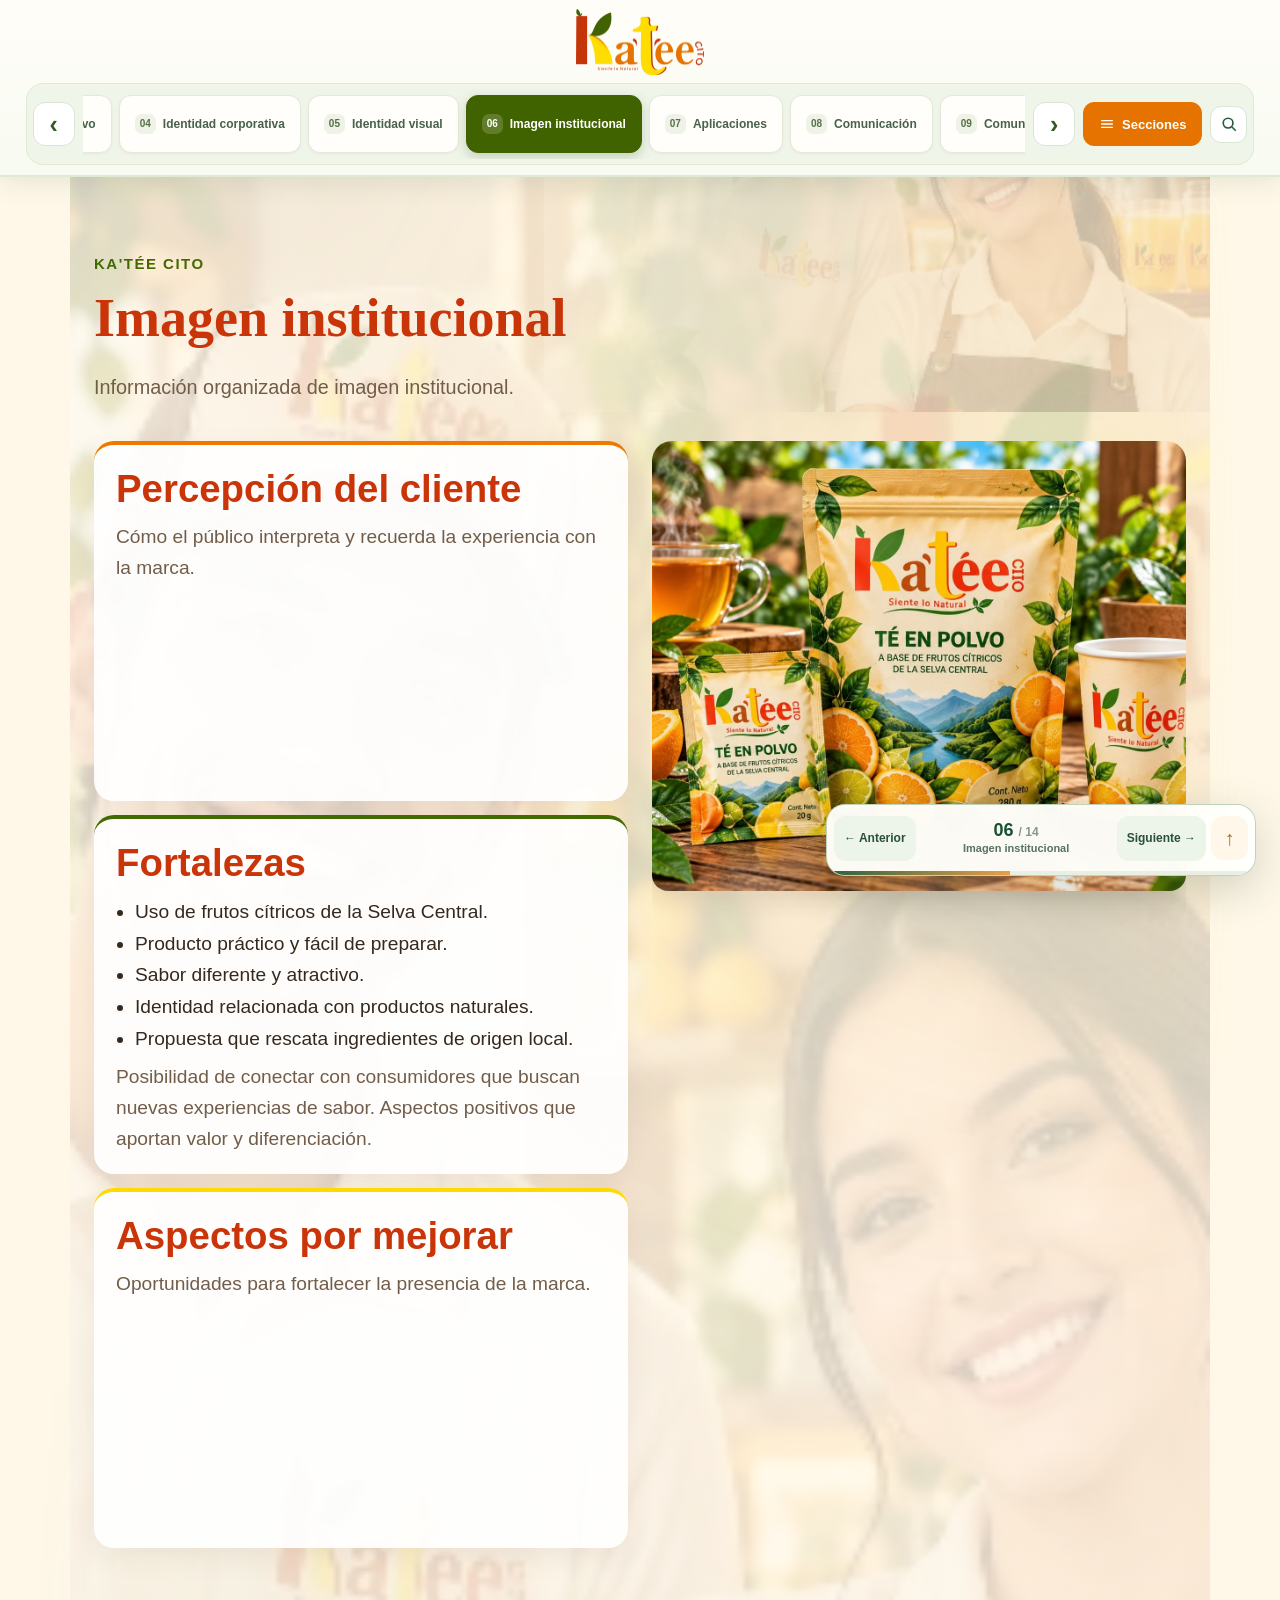
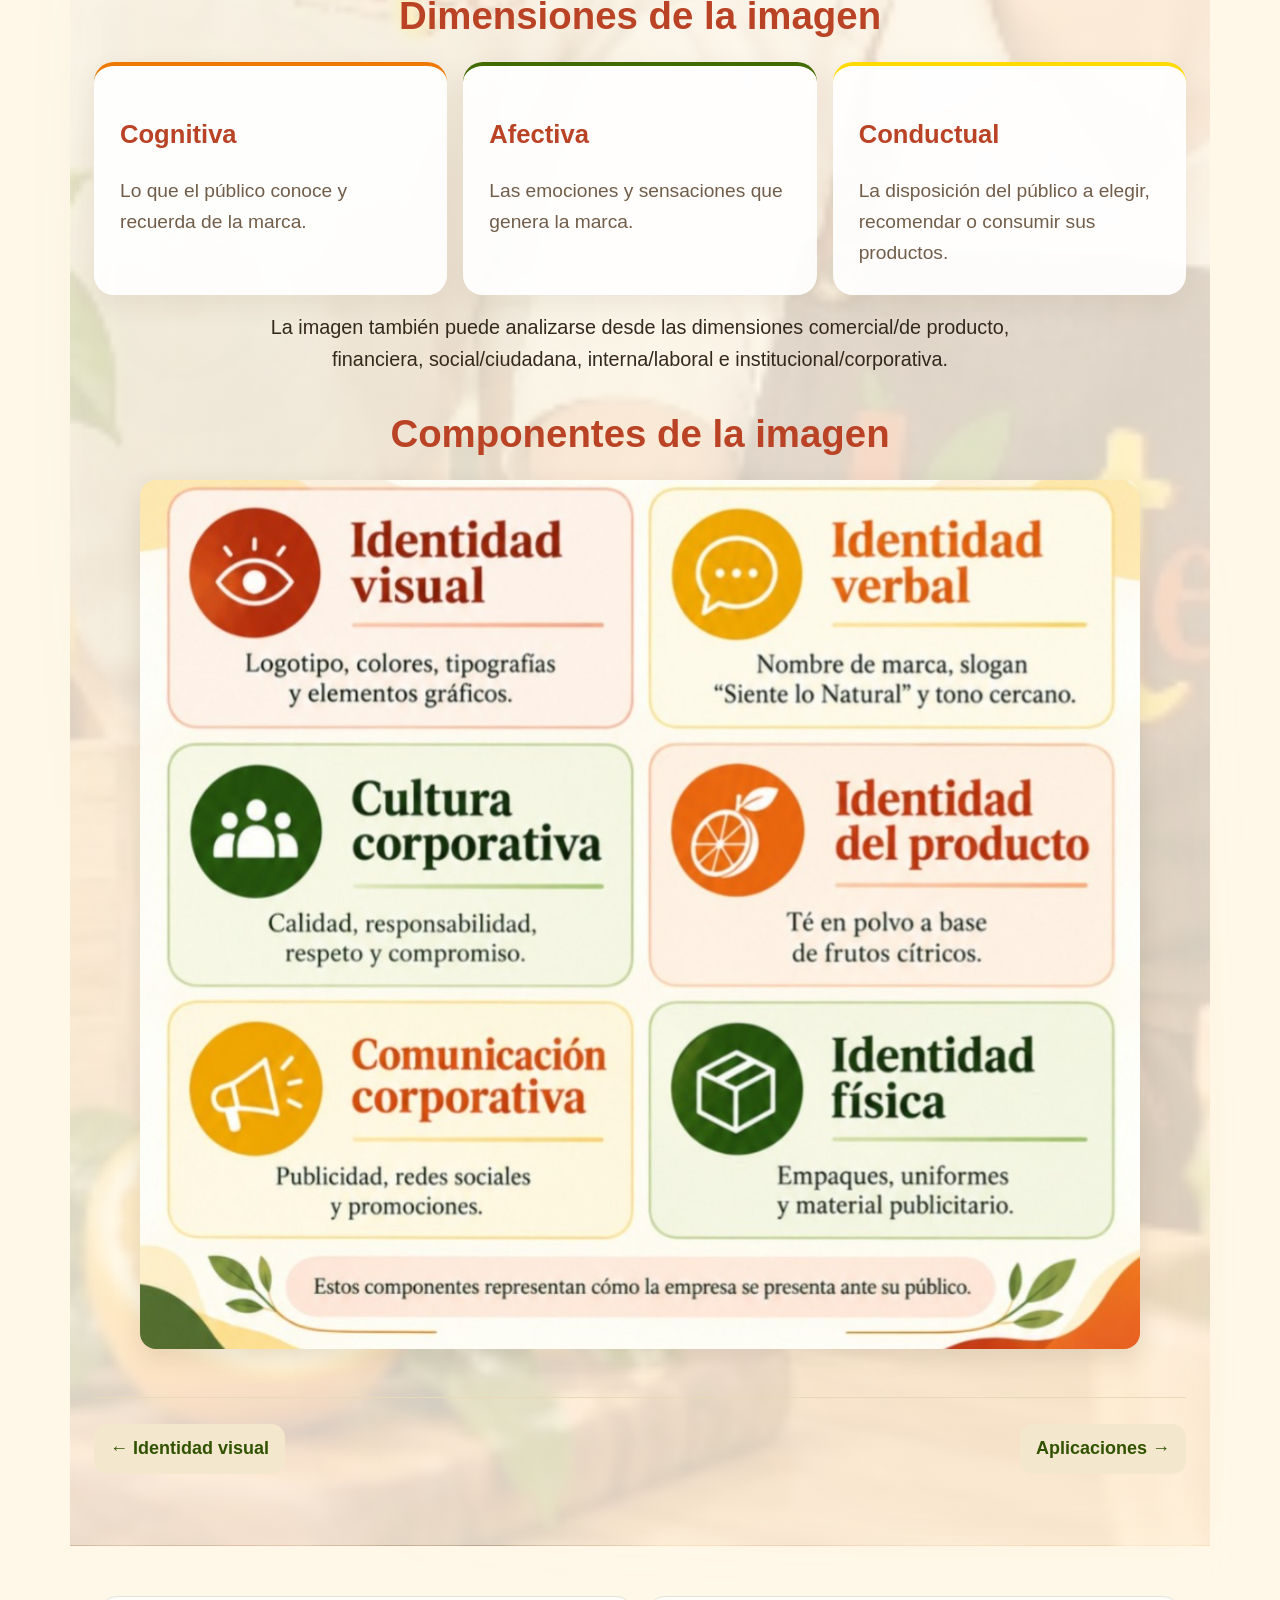
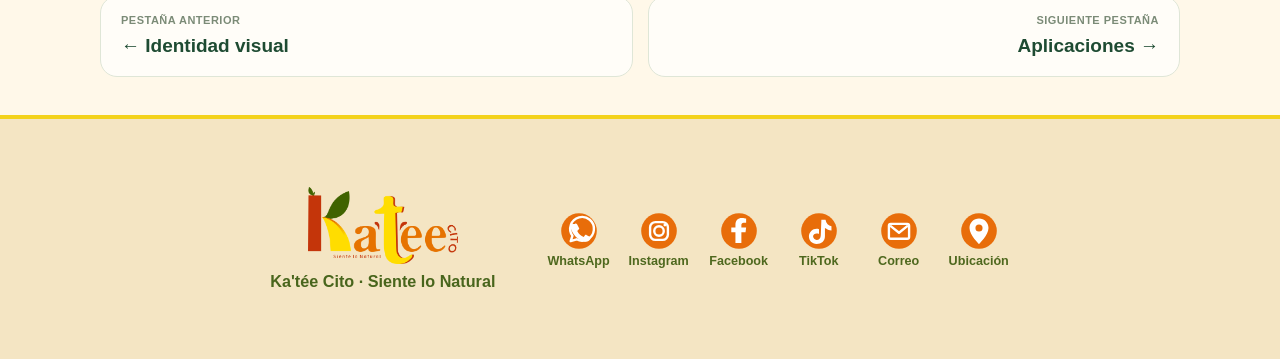
<file: imagen-institucional.html>
<!DOCTYPE html>

<html lang="es"><head><meta charset="utf-8"/><meta content="width=device-width,initial-scale=1" name="viewport"/>
<meta content="#fff8e9" name="theme-color"/><title>Imagen institucional | Ka'tée Cito</title><link href="style.css" rel="stylesheet"/><link href="kate-navigation.css" rel="stylesheet"/><script defer="True" src="kate-navigation.js"></script><link href="kate-interactive.css" rel="stylesheet"/></head>
<body style="--fondo-pagina:url('img/hero-final/imagen-institucional.jpg')"><header aria-label="Navegación principal de Ka'tée Cito" id="kate-global-header"><div class="kate-nav-shell"><a aria-label="Ir a Inicio" class="kate-brand" href="index.html"><img alt="Ka'tée Cito" src="img/logo-kateecito.png"/></a><div class="kate-nav-controls"><button aria-label="Desplazar pestañas a la izquierda" class="kate-arrow" data-move="left" type="button">‹</button><nav aria-label="Pestañas del sitio" class="kate-track"><a href="index.html"><span class="kate-nav-number">01</span>Inicio</a><a href="empresa.html"><span class="kate-nav-number">02</span>Empresa</a><a href="publico.html"><span class="kate-nav-number">03</span>Público objetivo</a><a href="identidad-corporativa.html"><span class="kate-nav-number">04</span>Identidad corporativa</a><a href="identidad-visual.html"><span class="kate-nav-number">05</span>Identidad visual</a><a aria-current="page" href="imagen-institucional.html"><span class="kate-nav-number">06</span>Imagen institucional</a><a href="aplicaciones.html"><span class="kate-nav-number">07</span>Aplicaciones</a><a href="comunicacion.html"><span class="kate-nav-number">08</span>Comunicación</a><a href="comunicacion-corporativa.html"><span class="kate-nav-number">09</span>Comunicación corporativa</a><a href="manual-identidad.html"><span class="kate-nav-number">10</span>Manual de identidad</a><a href="propuestas-mejora.html"><span class="kate-nav-number">11</span>Propuestas de mejora</a><a href="auditoria-imagen.html"><span class="kate-nav-number">12</span>Auditoría de imagen</a><a href="imagen-publica.html"><span class="kate-nav-number">13</span>Imagen pública</a><a href="imagen-verbal.html"><span class="kate-nav-number">14</span>IMAGOLOGÍA · ICONOLOGÍA · IMAGEN VERBAL</a></nav><button aria-label="Desplazar pestañas a la derecha" class="kate-arrow" data-move="right" type="button">›</button><button aria-controls="kate-page-menu" aria-expanded="false" aria-label="Mostrar todas las pestañas" class="kate-menu-button" type="button"><svg aria-hidden="true" fill="none" stroke="currentColor" stroke-linecap="round" stroke-width="2.1" viewbox="0 0 24 24"><path d="M4 7h16M4 12h16M4 17h16"></path></svg> Secciones</button></div></div><div class="kate-menu-panel" id="kate-page-menu"><p class="kate-menu-title">Explorar las secciones</p><div class="kate-menu-grid"><a href="index.html"><small>01</small>Inicio</a><a href="empresa.html"><small>02</small>Empresa</a><a href="publico.html"><small>03</small>Público objetivo</a><a href="identidad-corporativa.html"><small>04</small>Identidad corporativa</a><a href="identidad-visual.html"><small>05</small>Identidad visual</a><a aria-current="page" href="imagen-institucional.html"><small>06</small>Imagen institucional</a><a href="aplicaciones.html"><small>07</small>Aplicaciones</a><a href="comunicacion.html"><small>08</small>Comunicación</a><a href="comunicacion-corporativa.html"><small>09</small>Comunicación corporativa</a><a href="manual-identidad.html"><small>10</small>Manual de identidad</a><a href="propuestas-mejora.html"><small>11</small>Propuestas de mejora</a><a href="auditoria-imagen.html"><small>12</small>Auditoría de imagen</a><a href="imagen-publica.html"><small>13</small>Imagen pública</a><a href="imagen-verbal.html"><small>14</small>IMAGOLOGÍA · ICONOLOGÍA · IMAGEN VERBAL</a></div></div></header>
<main><div aria-hidden="true" class="page-hero-art" style="--page-art:url('img/hero-final/imagen-institucional.jpg')"></div><div class="page-head"><small>Ka'tée Cito</small>
<h1 class="page-title">Imagen institucional</h1>
<p>Información organizada de imagen institucional.</p>
</div><section aria-label="Percepción, fortalezas y oportunidades" class="institucional-layout">
<div class="institucional-columna">
<article class="card"><h2>Percepción del cliente</h2><p>Cómo el público interpreta y recuerda la experiencia con la marca.</p></article>
<article class="card"><h2>Fortalezas</h2><ul>
<li>Uso de frutos cítricos de la Selva Central.</li>
<li>Producto práctico y fácil de preparar.</li>
<li>Sabor diferente y atractivo.</li>
<li>Identidad relacionada con productos naturales.</li>
<li>Propuesta que rescata ingredientes de origen local.</li>
</ul><p>Posibilidad de conectar con consumidores que buscan nuevas experiencias de sabor. Aspectos positivos que aportan valor y diferenciación.</p></article>
<article class="card"><h2>Aspectos por mejorar</h2><p>Oportunidades para fortalecer la presencia de la marca.</p></article>
</div>
<figure class="institucional-producto"><img alt="Presentación del té Ka'tée Cito con empaques y frutos cítricos" loading="lazy" src="img/producto-institucional.jpg"/></figure>
</section>
<section class="institucional-dimensiones">
<h2>Dimensiones de la imagen</h2>
<div class="institucional-dimensiones-grid">
<article class="card"><h3>Cognitiva</h3><p>Lo que el público conoce y recuerda de la marca.</p></article>
<article class="card"><h3>Afectiva</h3><p>Las emociones y sensaciones que genera la marca.</p></article>
<article class="card"><h3>Conductual</h3><p>La disposición del público a elegir, recomendar o consumir sus productos.</p></article>
</div>
<p class="institucional-nota">La imagen también puede analizarse desde las dimensiones comercial/de producto, financiera, social/ciudadana, interna/laboral e institucional/corporativa.</p>
</section>
<section class="institucional-componentes">
<h2>Componentes de la imagen</h2>
<img alt="Componentes de la imagen: identidad visual, identidad verbal, cultura corporativa, identidad del producto, comunicación corporativa e identidad física" loading="lazy" src="img/componentes-institucional.jpg"/>
</section>
<div class="pager"><a href="identidad-visual.html">← Identidad visual</a><a href="aplicaciones.html">Aplicaciones →</a></div></main>
<nav aria-label="Ir a otra pestaña" class="kate-page-switcher"><a class="kate-prev" href="identidad-visual.html"><small>Pestaña anterior</small><strong>← Identidad visual</strong></a><a class="kate-next" href="aplicaciones.html"><small>Siguiente pestaña</small><strong>Aplicaciones →</strong></a></nav><footer class="brand-footer"><div class="brand-footer-inner"><div class="footer-brand"><img alt="Ka'tée Cito" src="img/logo-kateecito.png"/><strong>Ka'tée Cito · Siente lo Natural</strong></div><div aria-label="Canales de contacto" class="footer-contacts"><a aria-label="WhatsApp" href="#"><img alt="" src="img/social/whatsapp.svg"/><small>WhatsApp</small></a><a aria-label="Instagram" href="#"><img alt="" src="img/social/instagram.svg"/><small>Instagram</small></a><a aria-label="Facebook" href="#"><img alt="" src="img/social/facebook.svg"/><small>Facebook</small></a><a aria-label="TikTok" href="#"><img alt="" src="img/social/tiktok.svg"/><small>TikTok</small></a><a aria-label="Correo" href="#"><img alt="" src="img/social/mail.svg"/><small>Correo</small></a><a aria-label="Ubicación" href="#"><img alt="" src="img/social/location.svg"/><small>Ubicación</small></a></div></div></footer>
<script src="kate-interactive.js"></script></body></html>
</file>
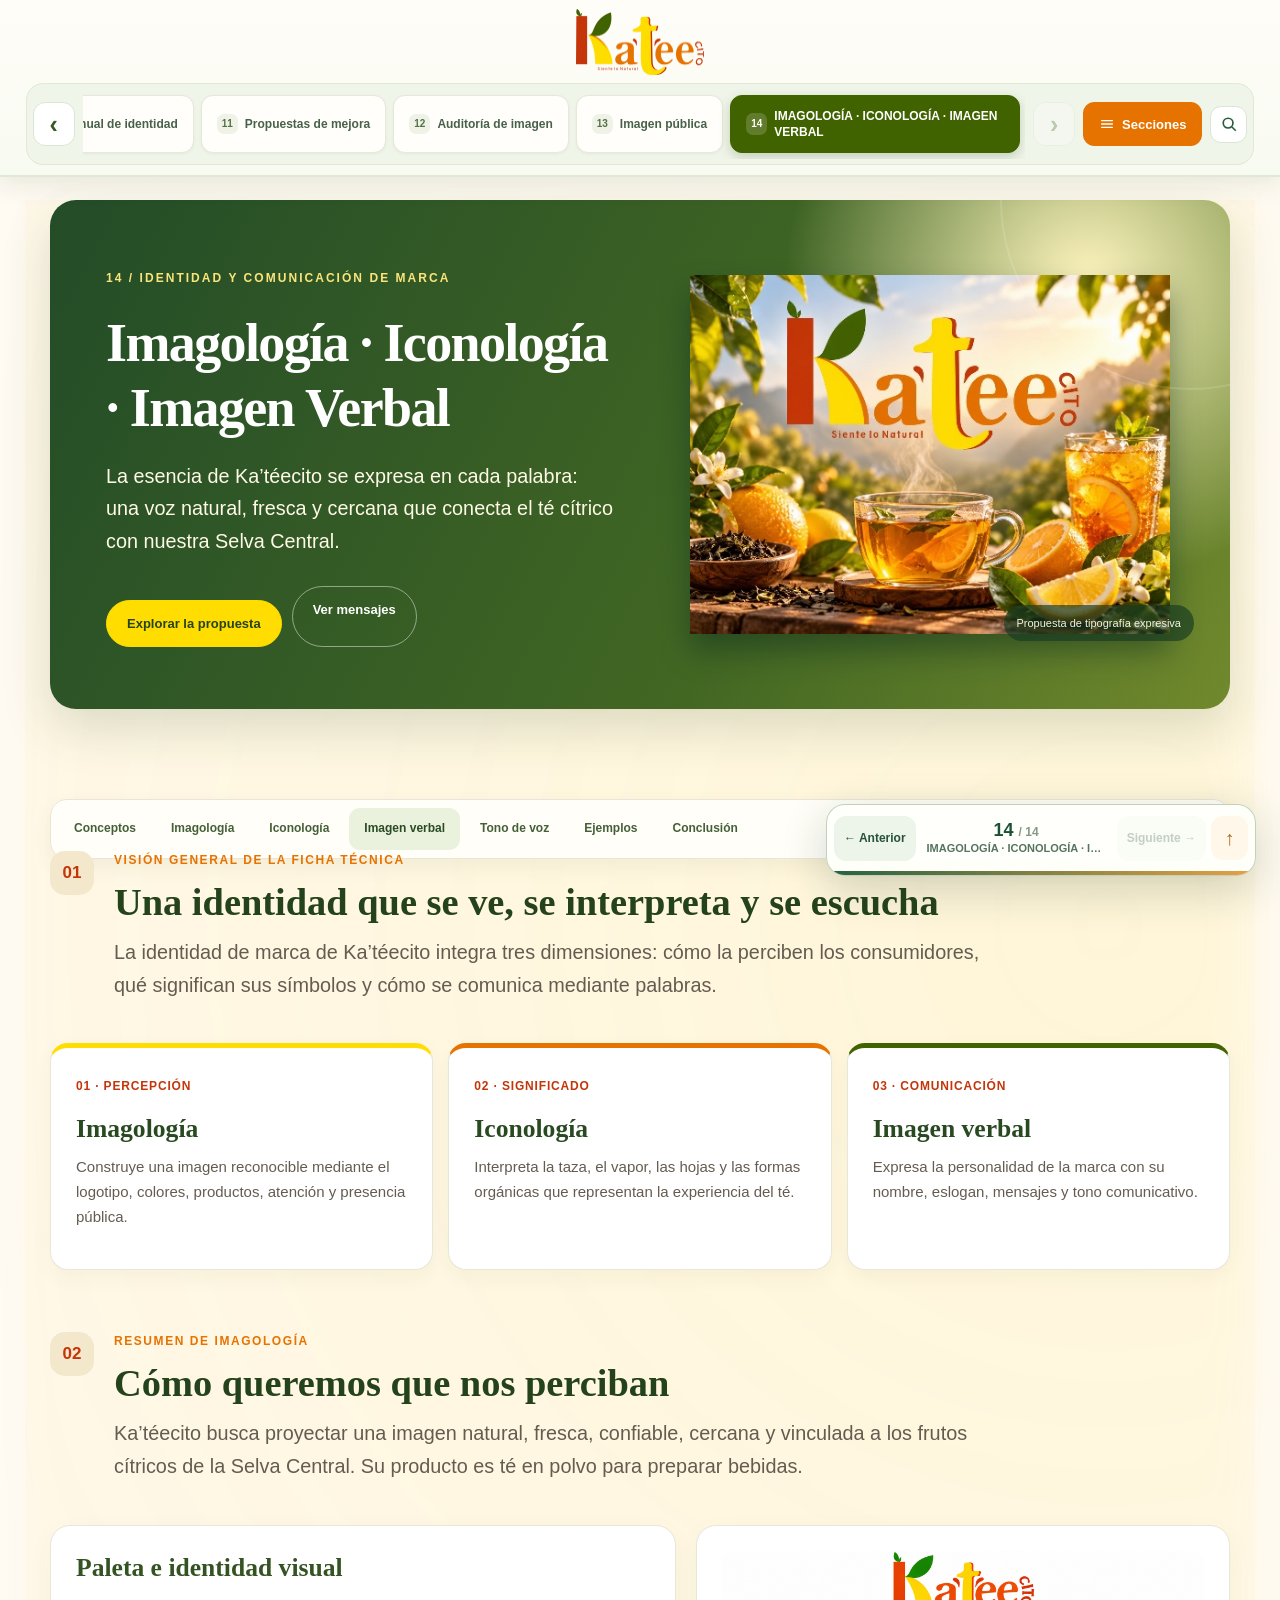
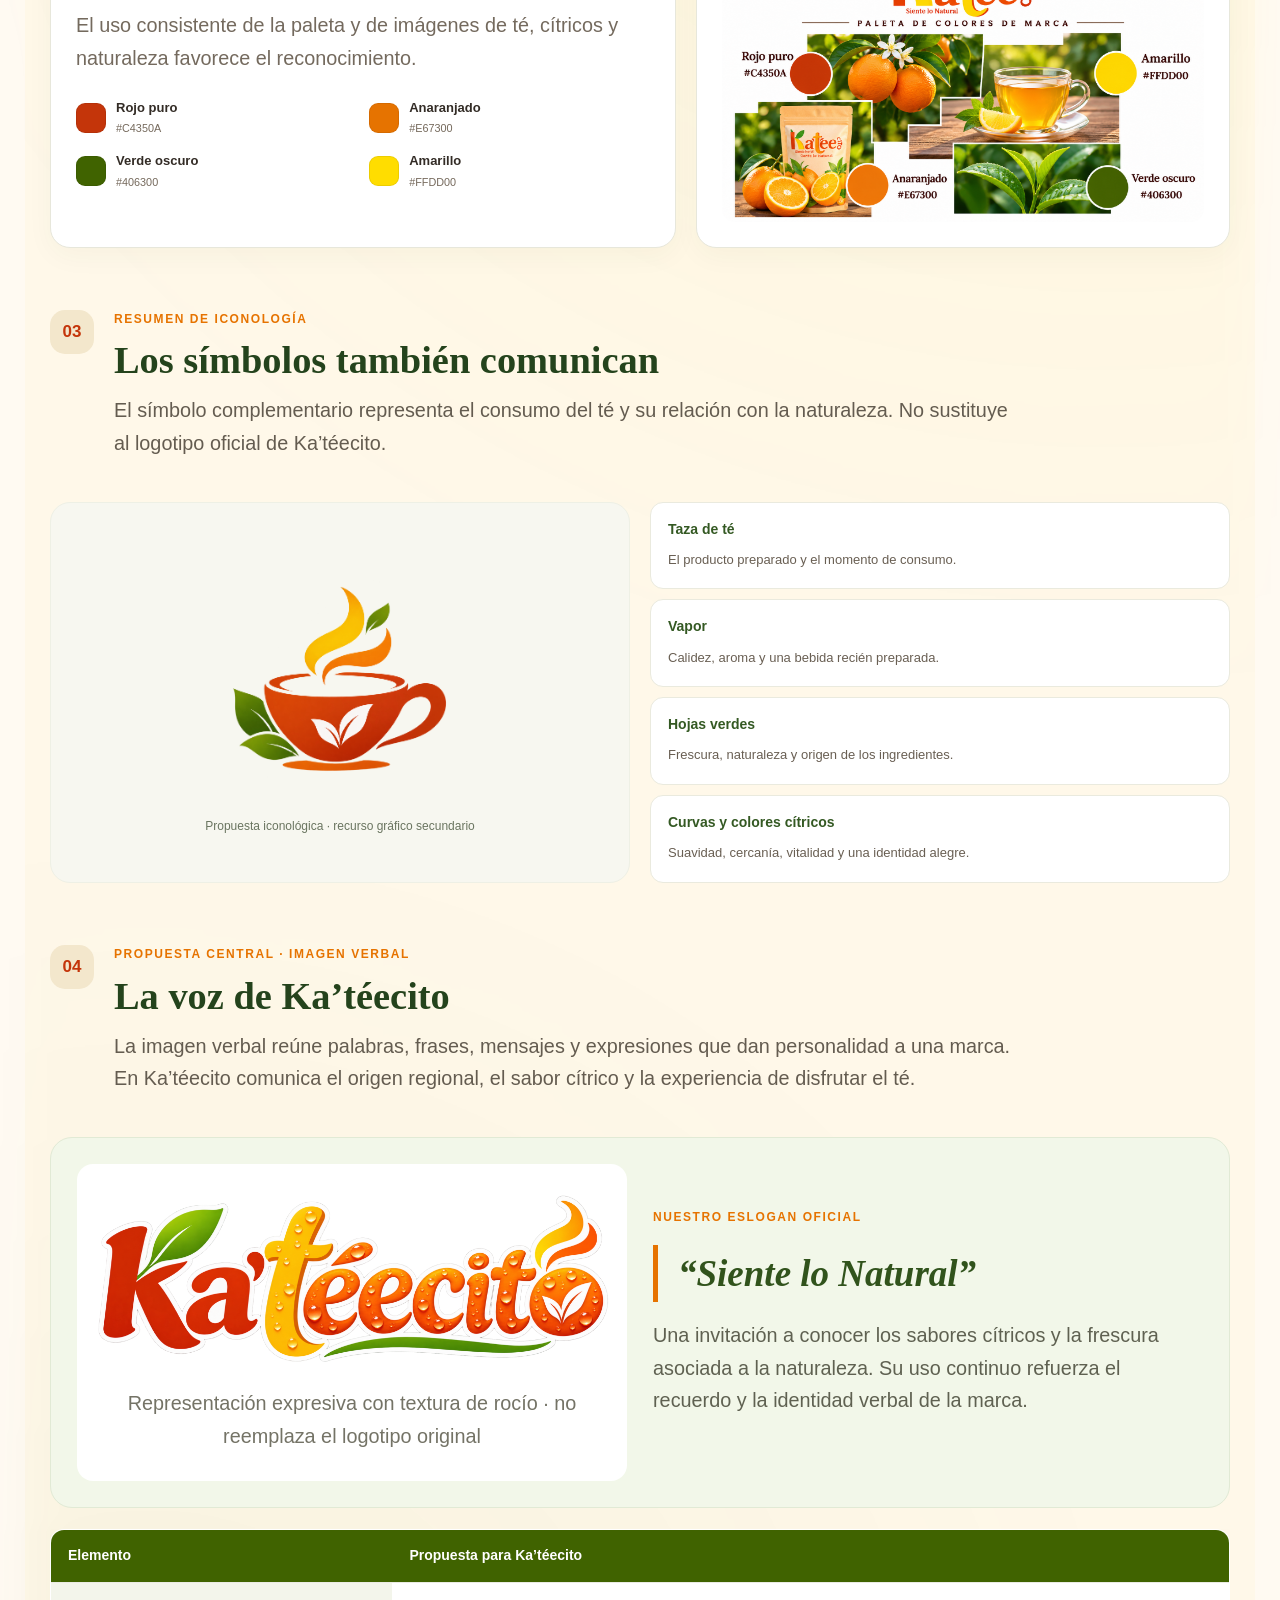
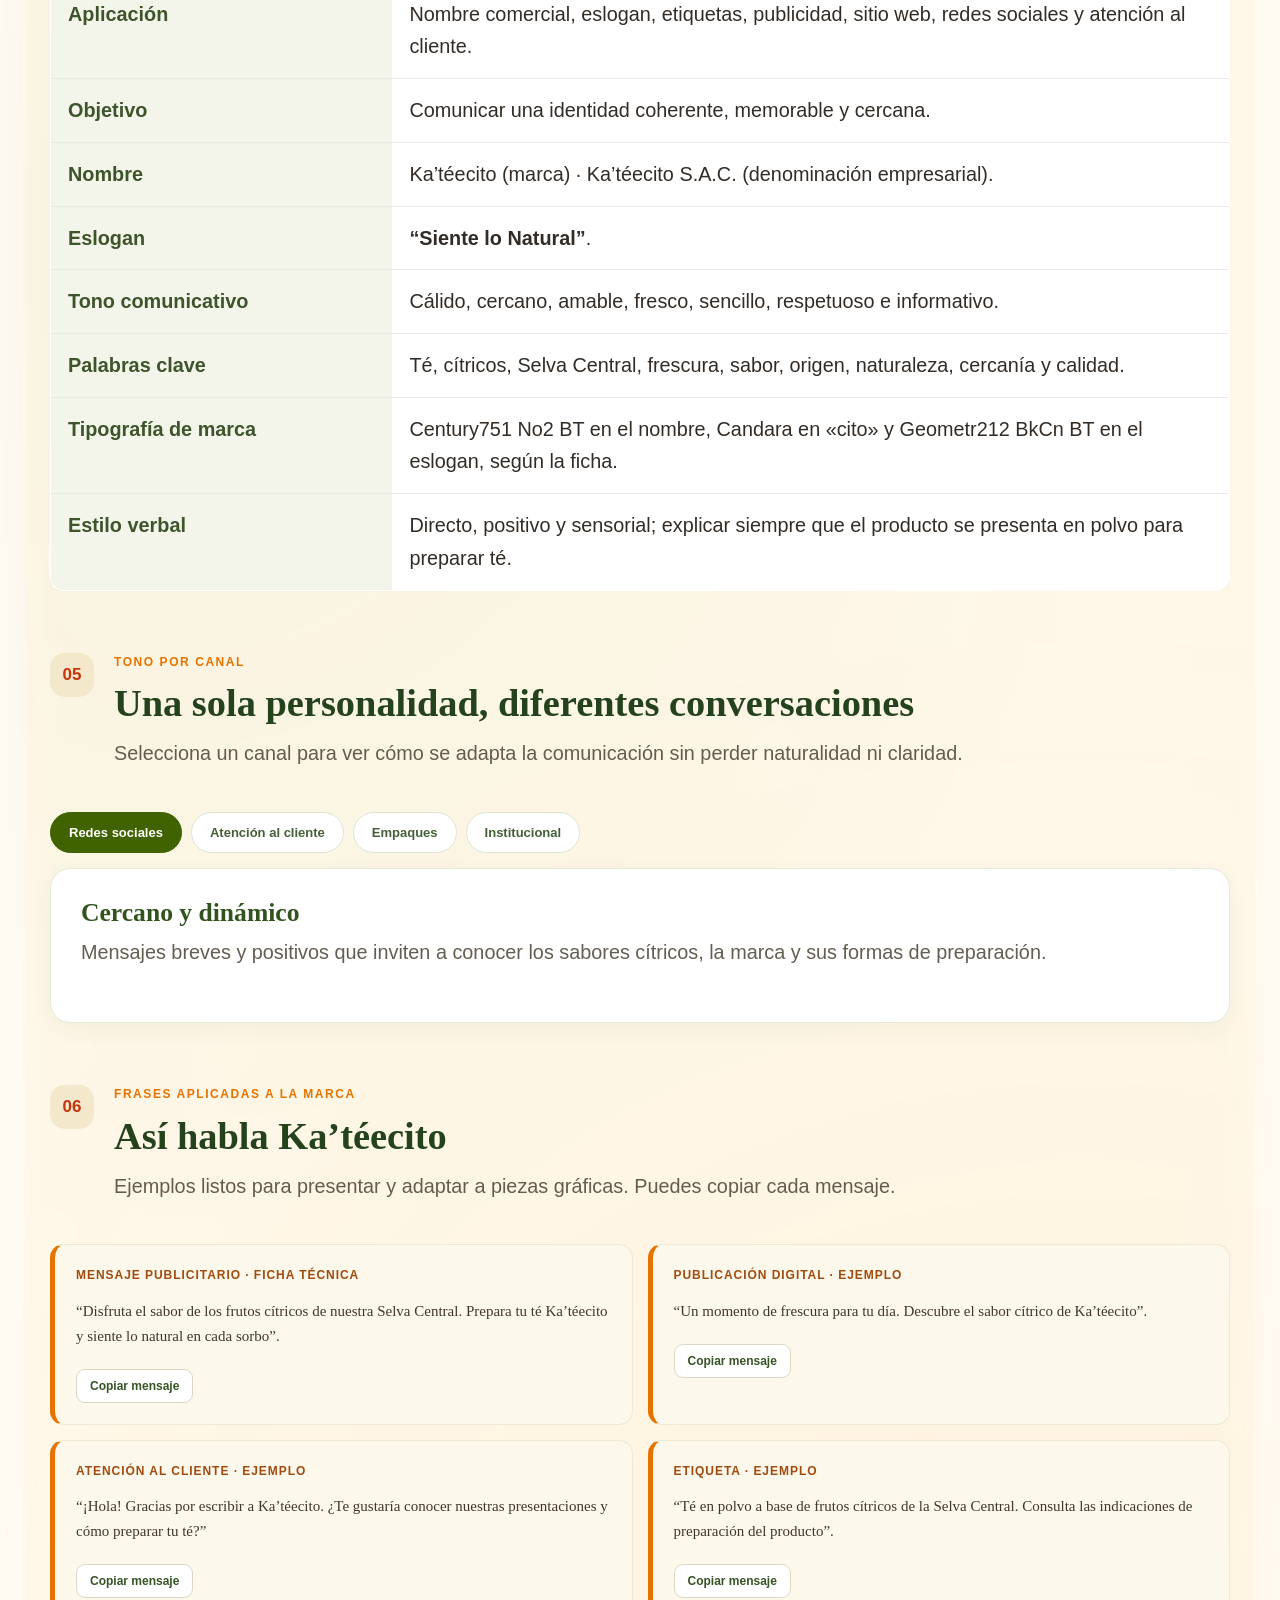
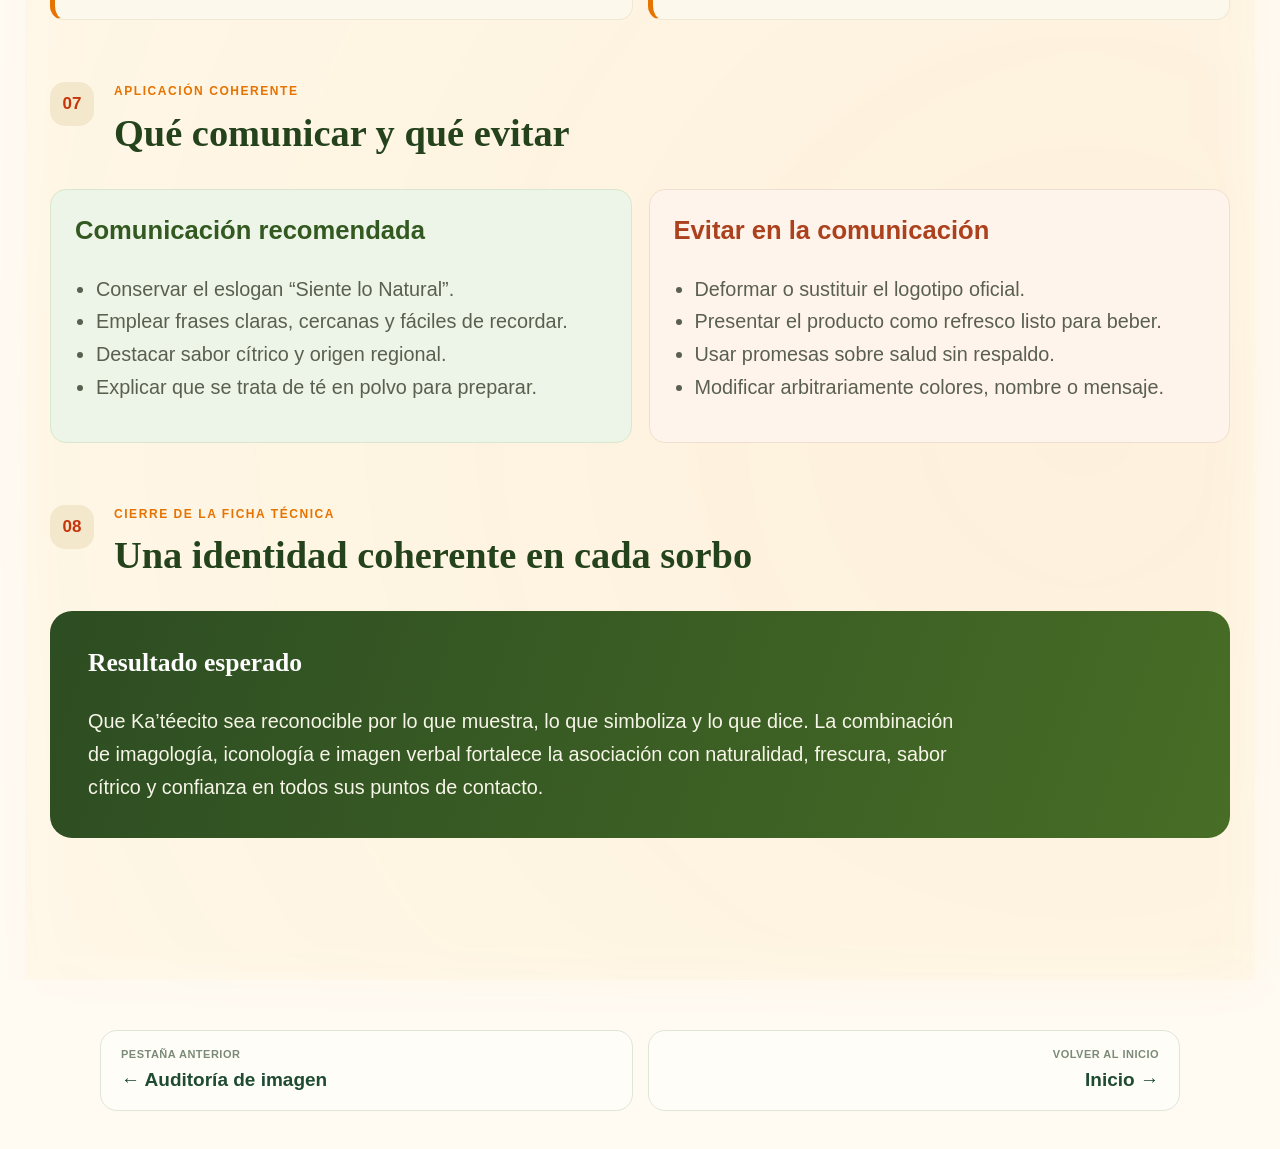
<file: imagen-verbal.html>
<!DOCTYPE html>
<html lang="es"><head><meta charset="utf-8"/><meta content="width=device-width, initial-scale=1" name="viewport"/><meta content="#fff8e9" name="theme-color"/><title>IMAGOLOGÍA · ICONOLOGÍA · IMAGEN VERBAL | Ka’téecito</title><link href="style.css" rel="stylesheet"/><link href="kate-navigation.css" rel="stylesheet"/><link href="kate-interactive.css" rel="stylesheet"/><script defer="" src="kate-navigation.js"></script><style>
:root{--v-green:#406300;--v-orange:#E67300;--v-red:#C4350A;--v-yellow:#FFDD00;--v-deep:#233d1d;--v-ink:#332c26;--v-cream:#fffaf2}
body{background:#fffaf2!important;color:var(--v-ink);margin:0;font-family:'Segoe UI',Arial,sans-serif}
.verbal-main,.verbal-main *{box-sizing:border-box}
.verbal-main{max-width:1230px;margin:auto;padding:0 25px 80px}
.verbal-main h1,.verbal-main h2,.verbal-main h3,.verbal-main p{margin-top:0}
.verbal-main h1,.verbal-main h2{font-family:Georgia,'Times New Roman',serif}
.v-hero{margin-top:23px;position:relative;overflow:hidden;display:grid;grid-template-columns:1.05fr .95fr;align-items:center;min-height:450px;border-radius:26px;background:radial-gradient(circle at 88% 16%,#fff5bf 0,transparent 27%),linear-gradient(118deg,#234c28,#426723 62%,#71892d);color:white;box-shadow:0 20px 50px #183f2327}
.v-hero:after{content:'';position:absolute;width:380px;height:380px;border:2px solid #ffffff22;border-radius:50%;right:-150px;top:-190px}
.v-hero-content{padding:62px 45px 62px 56px;z-index:1}.v-eyebrow{display:inline-block;font-size:12px;letter-spacing:.17em;text-transform:uppercase;font-weight:800;color:#fbe57a}.v-hero h1{font-size:clamp(49px,5.2vw,76px);letter-spacing:-.03em;line-height:1.03;margin:19px 0}.v-hero p{font-size:17px;max-width:510px;line-height:1.7;color:#fff9e7}.v-hero-actions{display:flex;flex-wrap:wrap;gap:10px;margin-top:28px}.v-action{border:1px solid #ffffff75;border-radius:100px;padding:12px 20px;color:white!important;font-size:13px;font-weight:750;text-decoration:none!important;transition:.2s}.v-action.primary{background:var(--v-yellow);color:#26431c!important;border-color:var(--v-yellow)}.v-action:hover{transform:translateY(-2px)}
.v-hero-visual{display:grid;align-items:center;justify-items:center;position:relative;min-height:420px;padding:35px 45px 35px 6px}.v-hero-visual .v-glow{position:absolute;width:330px;height:330px;background:#fff4b5;border-radius:50%;opacity:.14;filter:blur(12px)}.v-hero-visual img{width:100%;max-width:480px;height:auto;object-fit:contain;position:relative;filter:drop-shadow(0 17px 15px #0d2b1d7a)}.v-hero-caption{position:absolute;bottom:28px;right:36px;font-size:11px;color:#f1f4dd;background:#173c22a9;padding:9px 13px;border-radius:100px}
.v-tabs{position:sticky;top:70px;z-index:15;margin:20px 0 42px;background:#fffefaed;backdrop-filter:blur(14px);border:1px solid #eae5d9;border-radius:17px;padding:8px;display:flex;gap:5px;overflow-x:auto;box-shadow:0 8px 20px #3d4c2010;scrollbar-width:thin}.v-tabs a{flex:0 0 auto;text-decoration:none!important;padding:11px 15px;border-radius:11px;color:#456038!important;font-size:12px;font-weight:800}.v-tabs a:hover,.v-tabs a.is-active{background:#eaf1dd;color:#294c23!important}
.v-section{scroll-margin-top:150px;margin:62px 0}.v-section-heading{display:flex;gap:20px;align-items:start;margin-bottom:22px}.v-index{flex-shrink:0;display:grid;place-items:center;width:44px;height:44px;border-radius:15px;background:#f3e7cc;color:var(--v-red);font-weight:900;font-size:17px}.v-section h2{font-size:clamp(27px,3.4vw,42px);color:#24431c;margin-bottom:10px;line-height:1.2}.v-section .v-lead{font-size:16px;color:#645c50;line-height:1.78;max-width:900px}.v-kicker{font-size:12px;text-transform:uppercase;letter-spacing:.13em;font-weight:850;color:var(--v-orange);margin-bottom:7px;display:block}
.v-triad{display:grid;grid-template-columns:repeat(3,minmax(0,1fr));gap:15px}.v-tile{background:white;border:1px solid #e8e7dc;border-radius:18px;padding:25px;box-shadow:0 7px 22px #35501b0b}.v-tile .v-step{font:800 12px Arial;color:var(--v-red);letter-spacing:.07em}.v-tile h3{font:700 23px Georgia,serif;color:#294921;margin:14px 0 10px}.v-tile p{font-size:14px;color:#655c51;line-height:1.7}.v-tile.yellow{border-top:5px solid #ffdd00}.v-tile.orange{border-top:5px solid #e67300}.v-tile.green{border-top:5px solid #406300}.v-media-two{display:grid;grid-template-columns:1.08fr .92fr;gap:20px;align-items:stretch}.v-panel{background:white;border:1px solid #e7e7db;border-radius:20px;padding:25px;box-shadow:0 8px 28px #2b4b1c0a}.v-palette-image{width:100%;height:100%;max-height:350px;object-fit:contain;border-radius:14px;background:#fff}.v-colors{display:grid;grid-template-columns:repeat(2,1fr);gap:12px;margin-top:22px}.v-color{display:flex;align-items:center;gap:10px;font-size:13px;font-weight:700}.v-color i{display:inline-block;width:30px;height:30px;border-radius:9px;flex:0 0 30px;border:1px solid #00000013}.v-color small{display:block;font-weight:500;color:#75695c;margin-top:2px}
.v-iconology{display:grid;grid-template-columns:1fr 1fr;gap:20px}.v-icon-visual{background:#f7f7f0;border:1px solid #eef0e5;border-radius:20px;display:flex;flex-direction:column;justify-content:center;align-items:center;min-height:310px;padding:22px}.v-icon-visual img{width:100%;max-width:340px;height:265px;object-fit:contain}.v-icon-visual span{font-size:12px;color:#6a7560;margin-top:4px}.v-symbol-list{display:grid;gap:10px}.v-symbol-row{padding:15px 17px;background:#fff;border:1px solid #eaeade;border-radius:13px}.v-symbol-row strong{color:#345923;display:block;font-size:14px;margin-bottom:3px}.v-symbol-row span{color:#695f53;font-size:13px;line-height:1.5}
.v-verbal-feature{display:grid;grid-template-columns:1fr 1fr;gap:26px;align-items:center;padding:26px;background:#f2f7e9;border:1px solid #e1ead5;border-radius:22px}.v-verbal-feature figure{background:#fff;border-radius:16px;padding:28px 14px;margin:0;min-width:0}.v-verbal-feature figure img{width:100%;height:auto;max-height:215px;object-fit:contain}.v-verbal-feature figcaption{text-align:center;color:#747366;font-size:11px;margin-top:12px}.v-feature-copy blockquote{margin:17px 0;border-left:5px solid #e67300;padding:7px 0 7px 20px;font:italic 700 clamp(24px,3vw,37px) Georgia,serif;color:#31531c}.v-feature-copy p{font-size:15px;line-height:1.8;color:#5f6151}
.v-facts{width:100%;border-collapse:collapse;background:white;border:1px solid #e7e9d9;border-radius:14px;overflow:hidden;box-shadow:0 6px 18px #2b4b1c0a}.v-facts thead{background:#406300;color:white}.v-facts th,.v-facts td{padding:15px 17px;text-align:left;border-bottom:1px solid #eaebe3;font-size:14px;line-height:1.55;vertical-align:top}.v-facts td:first-child{width:29%;font-weight:800;color:#3e542a;background:#f3f5eb}.v-facts tr:last-child td{border-bottom:0}
.v-channel-nav{display:flex;flex-wrap:wrap;gap:9px;margin:12px 0 15px}.v-channel-nav button{background:#fff;border:1px solid #dce5d4;border-radius:40px;color:#456039;padding:12px 18px;font-size:13px;font-weight:800;cursor:pointer}.v-channel-nav button[aria-selected='true']{background:#406300;color:white;border-color:#406300}.v-channel-content{background:white;border-radius:20px;border:1px solid #e5e9db;padding:27px 30px;min-height:155px;box-shadow:0 7px 25px #26431c0c}.v-channel-content h3{font:700 23px Georgia,serif;color:#31531d;margin-bottom:7px}.v-channel-content p{line-height:1.7;color:#645e52;margin-bottom:0}.v-message{background:#fcf8eb;border:1px solid #efe8d4;border-left:5px solid #e67300;border-radius:14px;padding:21px;position:relative}.v-message .v-context{font-size:12px;letter-spacing:.08em;text-transform:uppercase;font-weight:850;color:#a24b0e;margin-bottom:13px}.v-message p{font:500 17px/1.68 Georgia,serif;color:#433729;margin-bottom:20px}.v-copy{border:1px solid #ddd7c6;background:#fff;color:#375425;padding:9px 13px;border-radius:9px;font-weight:750;font-size:12px;cursor:pointer}.v-copy:hover{background:#eef5e6}.v-messages{display:grid;grid-template-columns:repeat(2,minmax(0,1fr));gap:15px}
.v-guidelines{display:grid;grid-template-columns:repeat(2,minmax(0,1fr));gap:17px}.v-do,.v-dont{border-radius:16px;padding:24px;background:#edf5e8;border:1px solid #d9e8cc}.v-dont{background:#fff4eb;border-color:#f1dfcd}.v-guidelines h3{font-size:19px;color:#335920}.v-dont h3{color:#ac411d}.v-guidelines ul{padding-left:21px;color:#5a6050;line-height:1.8;font-size:14px}.v-outcome{background:linear-gradient(108deg,#2d4d22,#476d26);color:white;border-radius:22px;padding:35px 38px}.v-outcome h3{font:700 28px Georgia,serif;color:white}.v-outcome p{color:#f6f5e7;line-height:1.8;font-size:16px;max-width:870px;margin-bottom:0}.v-footer-note{color:#786f65;font-size:12px;line-height:1.65;margin-top:22px}
@media(max-width:850px){.v-hero{grid-template-columns:1fr;min-height:0}.v-hero-content{padding:45px 35px 0}.v-hero-visual{min-height:190px;padding:16px 30px 35px}.v-hero-visual img{max-width:450px}.v-hero-caption{bottom:9px}.v-media-two,.v-iconology,.v-verbal-feature{grid-template-columns:1fr}.v-triad{grid-template-columns:1fr}.v-tabs{top:70px}}
@media(max-width:580px){.verbal-main{padding:0 13px 55px}.v-hero h1{font-size:47px}.v-hero-content{padding:39px 24px 0}.v-hero-visual{padding:10px 12px 33px}.v-tabs{margin-top:12px}.v-section{margin:43px 0;scroll-margin-top:142px}.v-section-heading{gap:10px}.v-index{width:37px;height:37px}.v-facts{display:block;overflow-x:auto}.v-facts th,.v-facts td{min-width:160px}.v-messages,.v-guidelines{grid-template-columns:1fr}.v-verbal-feature{padding:15px}.v-feature-copy blockquote{font-size:27px}.v-outcome{padding:27px}.v-colors{grid-template-columns:1fr}}
@media(prefers-reduced-motion:reduce){html{scroll-behavior:auto}.v-action{transition:none}}
</style></head><body><header aria-label="Navegación principal de Ka'tée Cito" id="kate-global-header"><div class="kate-nav-shell"><a aria-label="Ir a Inicio" class="kate-brand" href="index.html"><img alt="Ka'tée Cito" src="img/logo-kateecito.png"/></a><div class="kate-nav-controls"><button aria-label="Desplazar pestañas a la izquierda" class="kate-arrow" data-move="left" type="button">‹</button><nav aria-label="Pestañas del sitio" class="kate-track"><a href="index.html"><span class="kate-nav-number">01</span>Inicio</a><a href="empresa.html"><span class="kate-nav-number">02</span>Empresa</a><a href="publico.html"><span class="kate-nav-number">03</span>Público objetivo</a><a href="identidad-corporativa.html"><span class="kate-nav-number">04</span>Identidad corporativa</a><a href="identidad-visual.html"><span class="kate-nav-number">05</span>Identidad visual</a><a href="imagen-institucional.html"><span class="kate-nav-number">06</span>Imagen institucional</a><a href="aplicaciones.html"><span class="kate-nav-number">07</span>Aplicaciones</a><a href="comunicacion.html"><span class="kate-nav-number">08</span>Comunicación</a><a href="comunicacion-corporativa.html"><span class="kate-nav-number">09</span>Comunicación corporativa</a><a href="manual-identidad.html"><span class="kate-nav-number">10</span>Manual de identidad</a><a href="propuestas-mejora.html"><span class="kate-nav-number">11</span>Propuestas de mejora</a><a href="auditoria-imagen.html"><span class="kate-nav-number">12</span>Auditoría de imagen</a><a href="imagen-publica.html"><span class="kate-nav-number">13</span>Imagen pública</a><a aria-current="page" href="imagen-verbal.html"><span class="kate-nav-number">14</span>IMAGOLOGÍA · ICONOLOGÍA · IMAGEN VERBAL</a></nav><button aria-label="Desplazar pestañas a la derecha" class="kate-arrow" data-move="right" type="button">›</button><button aria-controls="kate-page-menu" aria-expanded="false" aria-label="Mostrar todas las pestañas" class="kate-menu-button" type="button"><svg aria-hidden="true" fill="none" stroke="currentColor" stroke-linecap="round" stroke-width="2.1" viewbox="0 0 24 24"><path d="M4 7h16M4 12h16M4 17h16"></path></svg> Secciones</button></div></div><div class="kate-menu-panel" id="kate-page-menu"><p class="kate-menu-title">Explorar las secciones</p><div class="kate-menu-grid"><a href="index.html"><small>01</small>Inicio</a><a href="empresa.html"><small>02</small>Empresa</a><a href="publico.html"><small>03</small>Público objetivo</a><a href="identidad-corporativa.html"><small>04</small>Identidad corporativa</a><a href="identidad-visual.html"><small>05</small>Identidad visual</a><a href="imagen-institucional.html"><small>06</small>Imagen institucional</a><a href="aplicaciones.html"><small>07</small>Aplicaciones</a><a href="comunicacion.html"><small>08</small>Comunicación</a><a href="comunicacion-corporativa.html"><small>09</small>Comunicación corporativa</a><a href="manual-identidad.html"><small>10</small>Manual de identidad</a><a href="propuestas-mejora.html"><small>11</small>Propuestas de mejora</a><a href="auditoria-imagen.html"><small>12</small>Auditoría de imagen</a><a href="imagen-publica.html"><small>13</small>Imagen pública</a><a aria-current="page" href="imagen-verbal.html"><small>14</small>IMAGOLOGÍA · ICONOLOGÍA · IMAGEN VERBAL</a></div></div></header>
<main class="verbal-main" id="verbal-top">
<section aria-labelledby="verbal-title" class="v-hero">
<div class="v-hero-content">
<span class="v-eyebrow">14 / Identidad y comunicación de marca</span>
<h1 id="verbal-title">Imagología · Iconología · Imagen Verbal</h1>
<p>La esencia de Ka’téecito se expresa en cada palabra: una voz natural, fresca y cercana que conecta el té cítrico con nuestra Selva Central.</p>
<div class="v-hero-actions"><a class="v-action primary" href="#verbal-ficha">Explorar la propuesta</a><a class="v-action" href="#verbal-ejemplos">Ver mensajes</a></div>
</div>
<div class="v-hero-visual"><span class="v-glow"></span>
    <img alt="Interpretación gráfica de la imagen verbal Ka’téecito con gotas de rocío" 
    src="img/galeria/afiche-1.jpg"/>
    <span class="v-hero-caption">Propuesta de tipografía expresiva</span>
</div>
</section>
<nav aria-label="Secciones de esta presentación" class="v-tabs">
<a href="#verbal-conceptos">Conceptos</a><a href="#verbal-imagologia">Imagología</a><a href="#verbal-iconologia">Iconología</a><a href="#verbal-ficha">Imagen verbal</a><a href="#verbal-tono">Tono de voz</a><a href="#verbal-ejemplos">Ejemplos</a><a href="#verbal-cierre">Conclusión</a>
</nav>
<section class="v-section" id="verbal-conceptos">
<div class="v-section-heading"><span class="v-index">01</span><div><span class="v-kicker">Visión general de la ficha técnica</span><h2>Una identidad que se ve, se interpreta y se escucha</h2><p class="v-lead">La identidad de marca de Ka’téecito integra tres dimensiones: cómo la perciben los consumidores, qué significan sus símbolos y cómo se comunica mediante palabras.</p></div></div>
<div class="v-triad"><article class="v-tile yellow"><span class="v-step">01 · PERCEPCIÓN</span><h3>Imagología</h3><p>Construye una imagen reconocible mediante el logotipo, colores, productos, atención y presencia pública.</p></article><article class="v-tile orange"><span class="v-step">02 · SIGNIFICADO</span><h3>Iconología</h3><p>Interpreta la taza, el vapor, las hojas y las formas orgánicas que representan la experiencia del té.</p></article><article class="v-tile green"><span class="v-step">03 · COMUNICACIÓN</span><h3>Imagen verbal</h3><p>Expresa la personalidad de la marca con su nombre, eslogan, mensajes y tono comunicativo.</p></article></div>
</section>
<section class="v-section" id="verbal-imagologia">
<div class="v-section-heading"><span class="v-index">02</span><div><span class="v-kicker">Resumen de imagología</span><h2>Cómo queremos que nos perciban</h2><p class="v-lead">Ka’téecito busca proyectar una imagen natural, fresca, confiable, cercana y vinculada a los frutos cítricos de la Selva Central. Su producto es té en polvo para preparar bebidas.</p></div></div>
<div class="v-media-two"><div class="v-panel"><h3 style="color:#345322;font:700 23px Georgia,serif">Paleta e identidad visual</h3><p style="font-size:14px;color:#746a5e;line-height:1.7">El uso consistente de la paleta y de imágenes de té, cítricos y naturaleza favorece el reconocimiento.</p><div class="v-colors"><div class="v-color"><i style="background:#C4350A"></i><span>Rojo puro<small>#C4350A</small></span></div><div class="v-color"><i style="background:#E67300"></i><span>Anaranjado<small>#E67300</small></span></div><div class="v-color"><i style="background:#406300"></i><span>Verde oscuro<small>#406300</small></span></div><div class="v-color"><i style="background:#FFDD00"></i><span>Amarillo<small>#FFDD00</small></span></div></div></div><div class="v-panel" style="display:grid;place-items:center"><img alt="Paleta de colores e imágenes de té y frutos cítricos de Ka’téecito" class="v-palette-image" loading="lazy" src="img/imagen-verbal/paleta-katecito.png"/></div></div>
</section>
<section class="v-section" id="verbal-iconologia">
<div class="v-section-heading"><span class="v-index">03</span><div><span class="v-kicker">Resumen de iconología</span><h2>Los símbolos también comunican</h2><p class="v-lead">El símbolo complementario representa el consumo del té y su relación con la naturaleza. No sustituye al logotipo oficial de Ka’téecito.</p></div></div>
<div class="v-iconology"><div class="v-icon-visual"><img alt="Símbolo de taza de té con hojas y vapor" loading="lazy" src="img/imagen-verbal/icono-te.png"/><span>Propuesta iconológica · recurso gráfico secundario</span></div><div class="v-symbol-list"><div class="v-symbol-row"><strong>Taza de té</strong><span>El producto preparado y el momento de consumo.</span></div><div class="v-symbol-row"><strong>Vapor</strong><span>Calidez, aroma y una bebida recién preparada.</span></div><div class="v-symbol-row"><strong>Hojas verdes</strong><span>Frescura, naturaleza y origen de los ingredientes.</span></div><div class="v-symbol-row"><strong>Curvas y colores cítricos</strong><span>Suavidad, cercanía, vitalidad y una identidad alegre.</span></div></div></div>
</section>
<section class="v-section" id="verbal-ficha">
<div class="v-section-heading"><span class="v-index">04</span><div><span class="v-kicker">Propuesta central · Imagen verbal</span><h2>La voz de Ka’téecito</h2><p class="v-lead">La imagen verbal reúne palabras, frases, mensajes y expresiones que dan personalidad a una marca. En Ka’téecito comunica el origen regional, el sabor cítrico y la experiencia de disfrutar el té.</p></div></div>
<div class="v-verbal-feature"><figure><img alt="Diseño verbal Ka’téecito con gotas de rocío sobre las letras" loading="lazy" src="img/imagen-verbal/imagen-verbal-rocio.png"/><figcaption>Representación expresiva con textura de rocío · no reemplaza el logotipo original</figcaption></figure><div class="v-feature-copy"><span class="v-kicker">Nuestro eslogan oficial</span><blockquote>“Siente lo Natural”</blockquote><p>Una invitación a conocer los sabores cítricos y la frescura asociada a la naturaleza. Su uso continuo refuerza el recuerdo y la identidad verbal de la marca.</p></div></div>
<div style="margin-top:21px;overflow-x:auto"><table class="v-facts"><thead><tr><th>Elemento</th><th>Propuesta para Ka’téecito</th></tr></thead><tbody><tr><td>Aplicación</td><td>Nombre comercial, eslogan, etiquetas, publicidad, sitio web, redes sociales y atención al cliente.</td></tr><tr><td>Objetivo</td><td>Comunicar una identidad coherente, memorable y cercana.</td></tr><tr><td>Nombre</td><td>Ka’téecito (marca) · Ka’téecito S.A.C. (denominación empresarial).</td></tr><tr><td>Eslogan</td><td><strong>“Siente lo Natural”</strong>.</td></tr><tr><td>Tono comunicativo</td><td>Cálido, cercano, amable, fresco, sencillo, respetuoso e informativo.</td></tr><tr><td>Palabras clave</td><td>Té, cítricos, Selva Central, frescura, sabor, origen, naturaleza, cercanía y calidad.</td></tr><tr><td>Tipografía de marca</td><td>Century751 No2 BT en el nombre, Candara en «cito» y Geometr212 BkCn BT en el eslogan, según la ficha.</td></tr><tr><td>Estilo verbal</td><td>Directo, positivo y sensorial; explicar siempre que el producto se presenta en polvo para preparar té.</td></tr></tbody></table></div>
</section>
<section class="v-section" id="verbal-tono"><div class="v-section-heading"><span class="v-index">05</span><div><span class="v-kicker">Tono por canal</span><h2>Una sola personalidad, diferentes conversaciones</h2><p class="v-lead">Selecciona un canal para ver cómo se adapta la comunicación sin perder naturalidad ni claridad.</p></div></div>
<div aria-label="Seleccionar canal" class="v-channel-nav" role="tablist"><button aria-selected="true" data-channel="redes" role="tab" type="button">Redes sociales</button><button aria-selected="false" data-channel="atencion" role="tab" type="button">Atención al cliente</button><button aria-selected="false" data-channel="empaque" role="tab" type="button">Empaques</button><button aria-selected="false" data-channel="institucional" role="tab" type="button">Institucional</button></div><div aria-live="polite" class="v-channel-content" role="tabpanel"><h3 id="v-channel-title">Cercano y dinámico</h3><p id="v-channel-copy">Mensajes breves y positivos que inviten a conocer los sabores cítricos, la marca y sus formas de preparación.</p></div>
</section>
<section class="v-section" id="verbal-ejemplos"><div class="v-section-heading"><span class="v-index">06</span><div><span class="v-kicker">Frases aplicadas a la marca</span><h2>Así habla Ka’téecito</h2><p class="v-lead">Ejemplos listos para presentar y adaptar a piezas gráficas. Puedes copiar cada mensaje.</p></div></div>
<div class="v-messages"><article class="v-message"><div class="v-context">Mensaje publicitario · Ficha técnica</div><p>“Disfruta el sabor de los frutos cítricos de nuestra Selva Central. Prepara tu té Ka’téecito y siente lo natural en cada sorbo”.</p><button class="v-copy" data-copy="" type="button">Copiar mensaje</button></article><article class="v-message"><div class="v-context">Publicación digital · Ejemplo</div><p>“Un momento de frescura para tu día. Descubre el sabor cítrico de Ka’téecito”.</p><button class="v-copy" data-copy="" type="button">Copiar mensaje</button></article><article class="v-message"><div class="v-context">Atención al cliente · Ejemplo</div><p>“¡Hola! Gracias por escribir a Ka’téecito. ¿Te gustaría conocer nuestras presentaciones y cómo preparar tu té?”</p><button class="v-copy" data-copy="" type="button">Copiar mensaje</button></article><article class="v-message"><div class="v-context">Etiqueta · Ejemplo</div><p>“Té en polvo a base de frutos cítricos de la Selva Central. Consulta las indicaciones de preparación del producto”.</p><button class="v-copy" data-copy="" type="button">Copiar mensaje</button></article></div>
</section>
<section class="v-section" id="verbal-recomendaciones"><div class="v-section-heading"><span class="v-index">07</span><div><span class="v-kicker">Aplicación coherente</span><h2>Qué comunicar y qué evitar</h2></div></div><div class="v-guidelines"><div class="v-do"><h3>Comunicación recomendada</h3><ul><li>Conservar el eslogan “Siente lo Natural”.</li><li>Emplear frases claras, cercanas y fáciles de recordar.</li><li>Destacar sabor cítrico y origen regional.</li><li>Explicar que se trata de té en polvo para preparar.</li></ul></div><div class="v-dont"><h3>Evitar en la comunicación</h3><ul><li>Deformar o sustituir el logotipo oficial.</li><li>Presentar el producto como refresco listo para beber.</li><li>Usar promesas sobre salud sin respaldo.</li><li>Modificar arbitrariamente colores, nombre o mensaje.</li></ul></div></div></section>
<section class="v-section" id="verbal-cierre"><div class="v-section-heading"><span class="v-index">08</span><div><span class="v-kicker">Cierre de la ficha técnica</span><h2>Una identidad coherente en cada sorbo</h2></div></div><div class="v-outcome"><h3>Resultado esperado</h3><p>Que Ka’téecito sea reconocible por lo que muestra, lo que simboliza y lo que dice. La combinación de imagología, iconología e imagen verbal fortalece la asociación con naturalidad, frescura, sabor cítrico y confianza en todos sus puntos de contacto.</p></div></section>
</main>
<script>
(()=>{
 const choices={redes:['Cercano y dinámico','Mensajes breves y positivos que inviten a conocer los sabores cítricos, la marca y sus formas de preparación.'],atencion:['Amable y resolutivo','Responder con cordialidad, escuchar consultas y explicar presentaciones y preparación del té con palabras sencillas.'],empaque:['Preciso e informativo','Indicar el nombre, la naturaleza del producto y la forma de preparación, con frases claras y datos verificables.'],institucional:['Profesional y consistente','Comunicar valores, compromisos y objetivos con respeto y claridad, manteniendo la personalidad fresca de la marca.']};
 document.querySelectorAll('.v-channel-nav button').forEach(b=>b.addEventListener('click',()=>{document.querySelectorAll('.v-channel-nav button').forEach(x=>x.setAttribute('aria-selected',String(x===b)));document.querySelector('#v-channel-title').textContent=choices[b.dataset.channel][0];document.querySelector('#v-channel-copy').textContent=choices[b.dataset.channel][1]}));
 document.querySelectorAll('.v-copy').forEach(b=>b.addEventListener('click',async()=>{const message=b.parentElement.querySelector('p').textContent;try{await navigator.clipboard.writeText(message);b.textContent='Copiado';setTimeout(()=>b.textContent='Copiar mensaje',1500)}catch(e){const range=document.createRange();range.selectNodeContents(b.parentElement.querySelector('p'));window.getSelection().removeAllRanges();window.getSelection().addRange(range);b.textContent='Seleccionado';}}));
 const tabs=Array.from(document.querySelectorAll('.v-tabs a'));if('IntersectionObserver' in window){const observer=new IntersectionObserver(entries=>entries.forEach(e=>{if(e.isIntersecting){tabs.forEach(t=>t.classList.toggle('is-active',t.hash==='#'+e.target.id))}}),{rootMargin:'-22% 0px -65% 0px'});tabs.forEach(t=>{let target=document.querySelector(t.hash);if(target)observer.observe(target)})}
})();
</script>
<nav aria-label="Ir a otra pestaña" class="kate-page-switcher"><a class="kate-prev" href="auditoria-imagen.html"><small>Pestaña anterior</small><strong>← Auditoría de imagen</strong></a><a class="kate-next" href="index.html"><small>Volver al inicio</small><strong>Inicio →</strong></a></nav><script src="kate-interactive.js"></script></body></html>
</file>
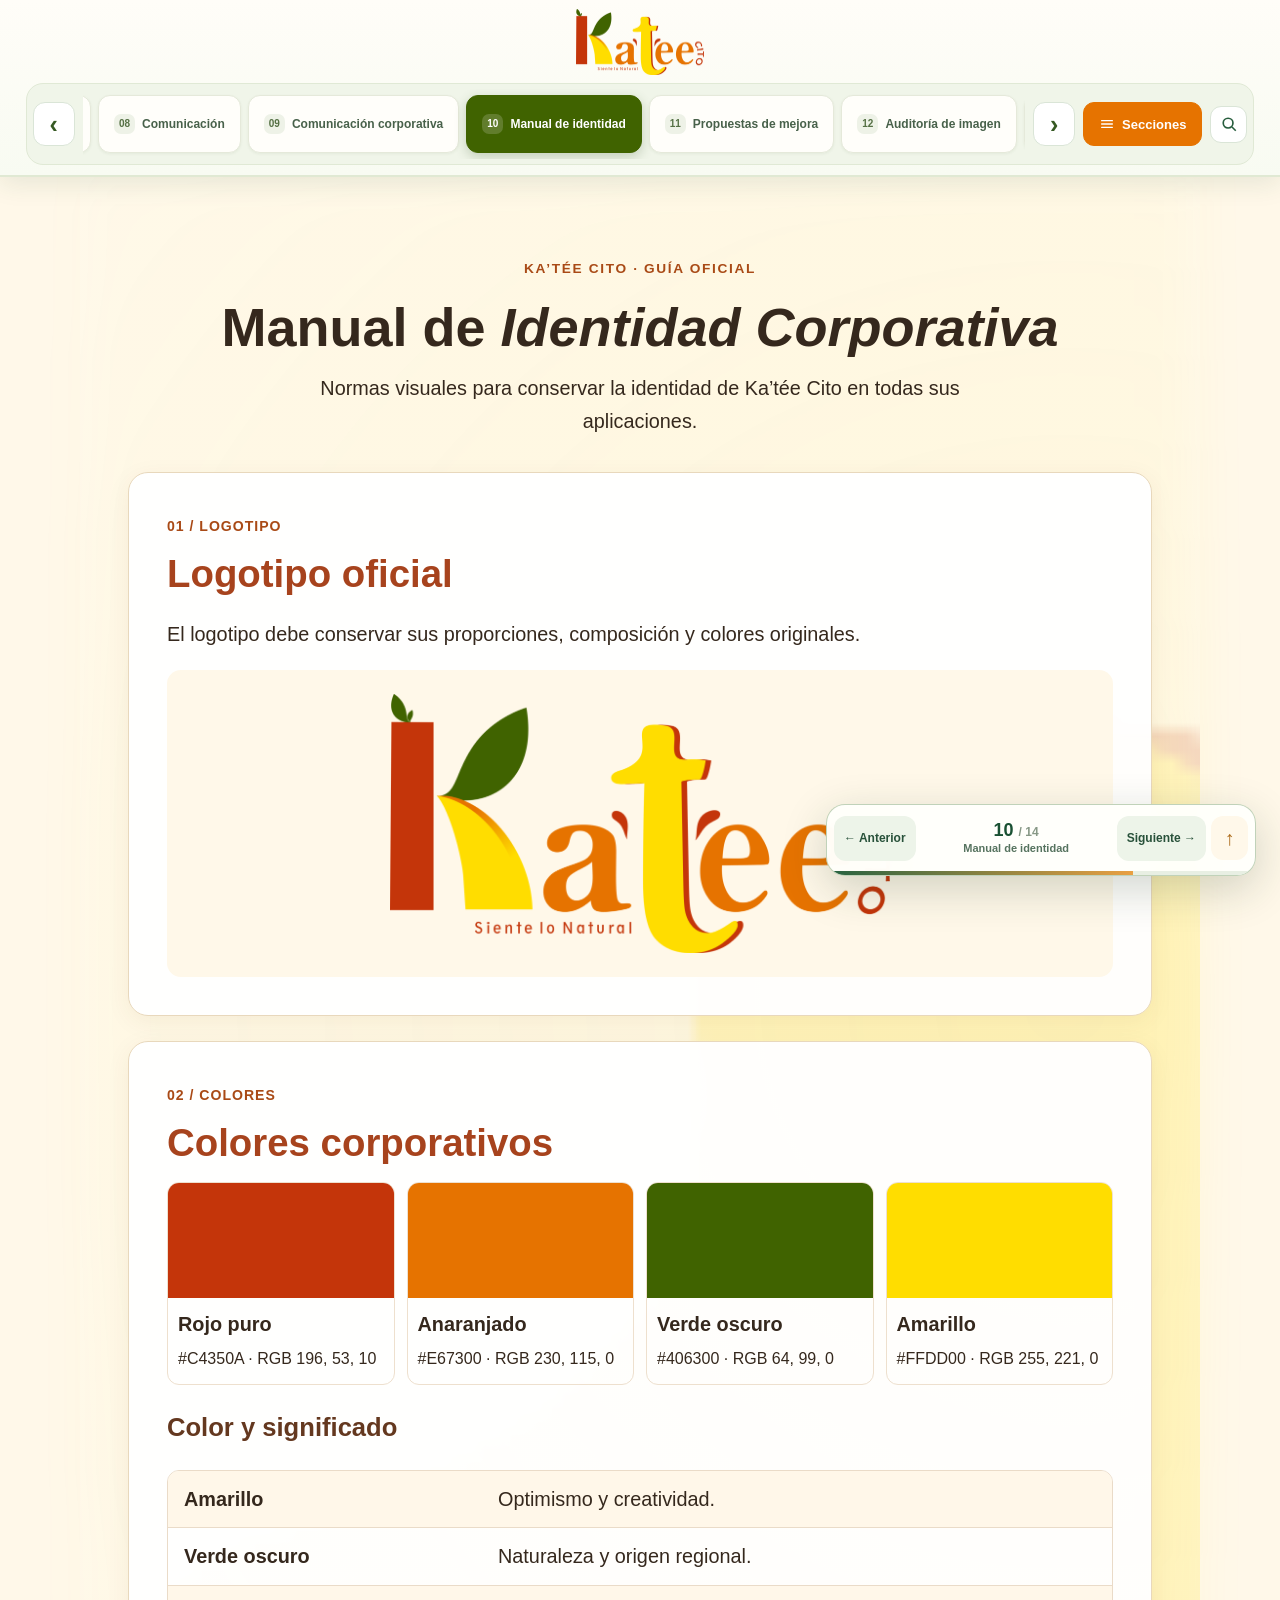
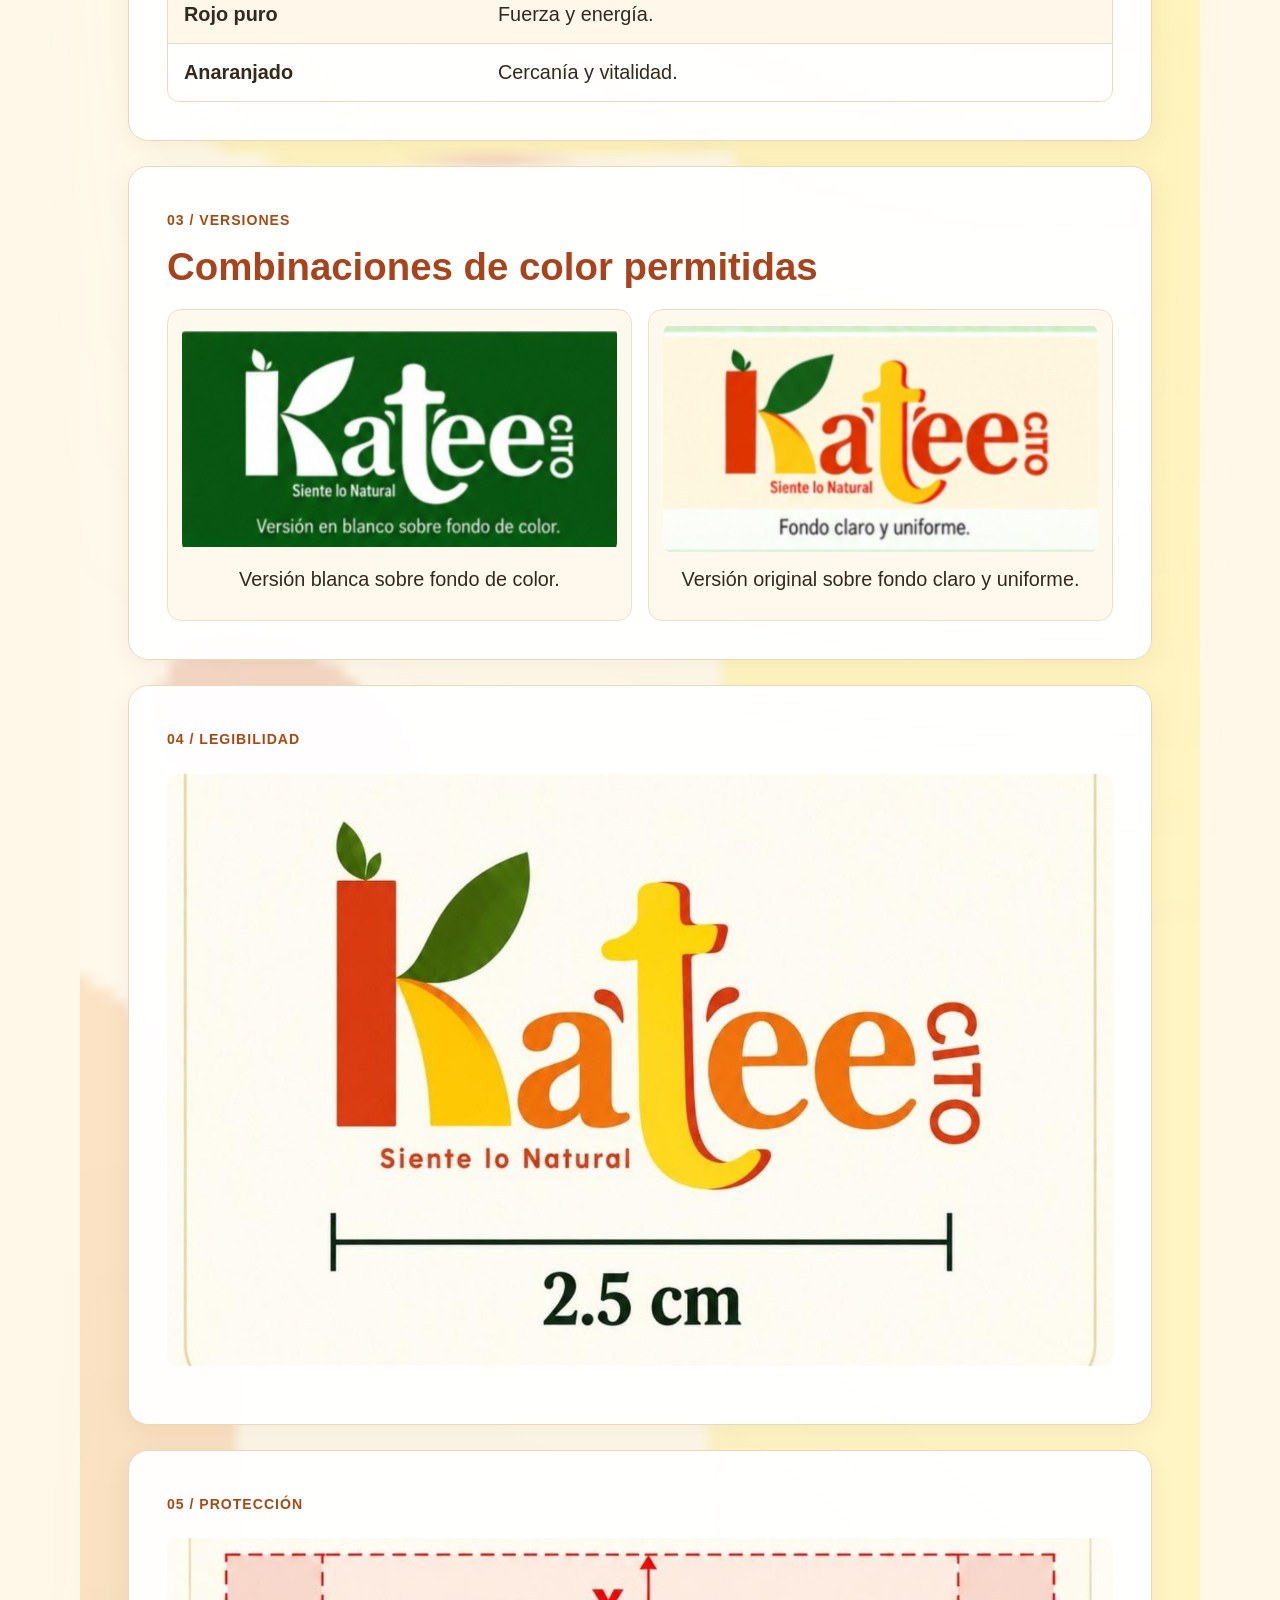
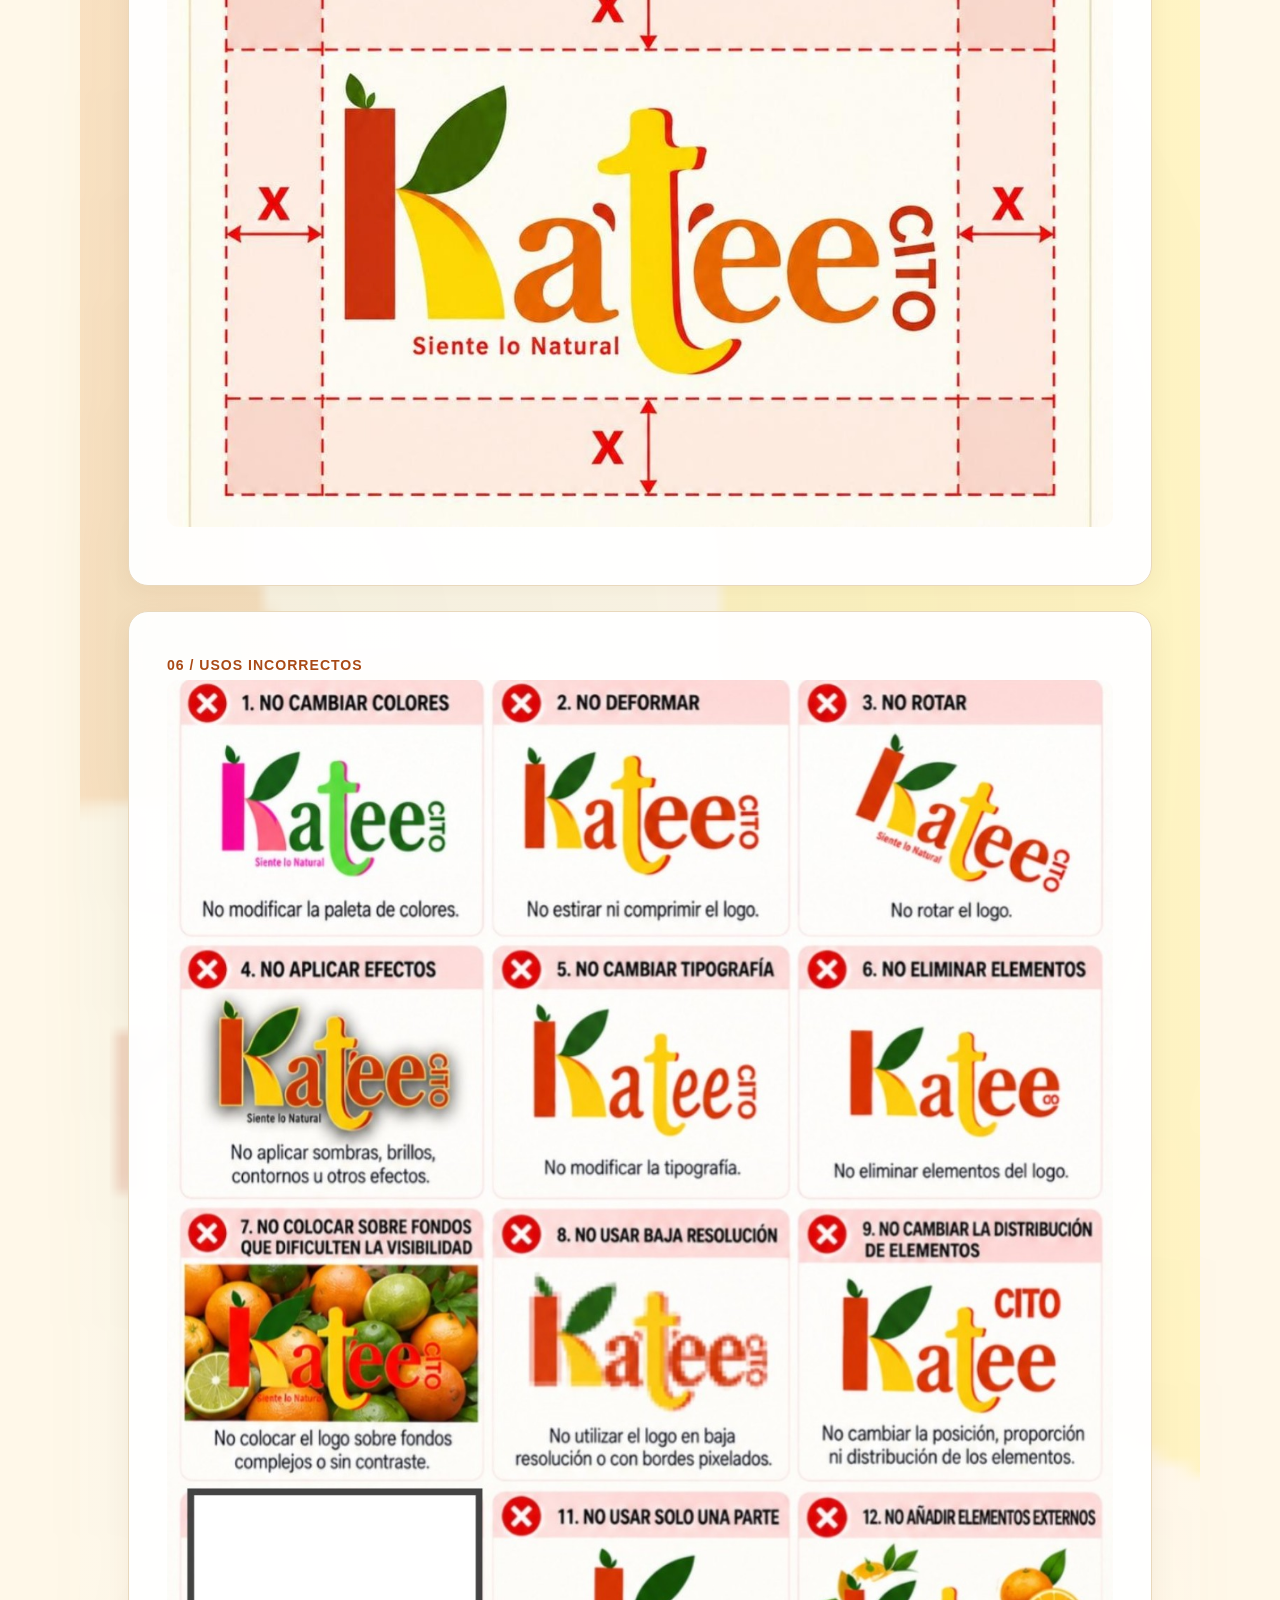
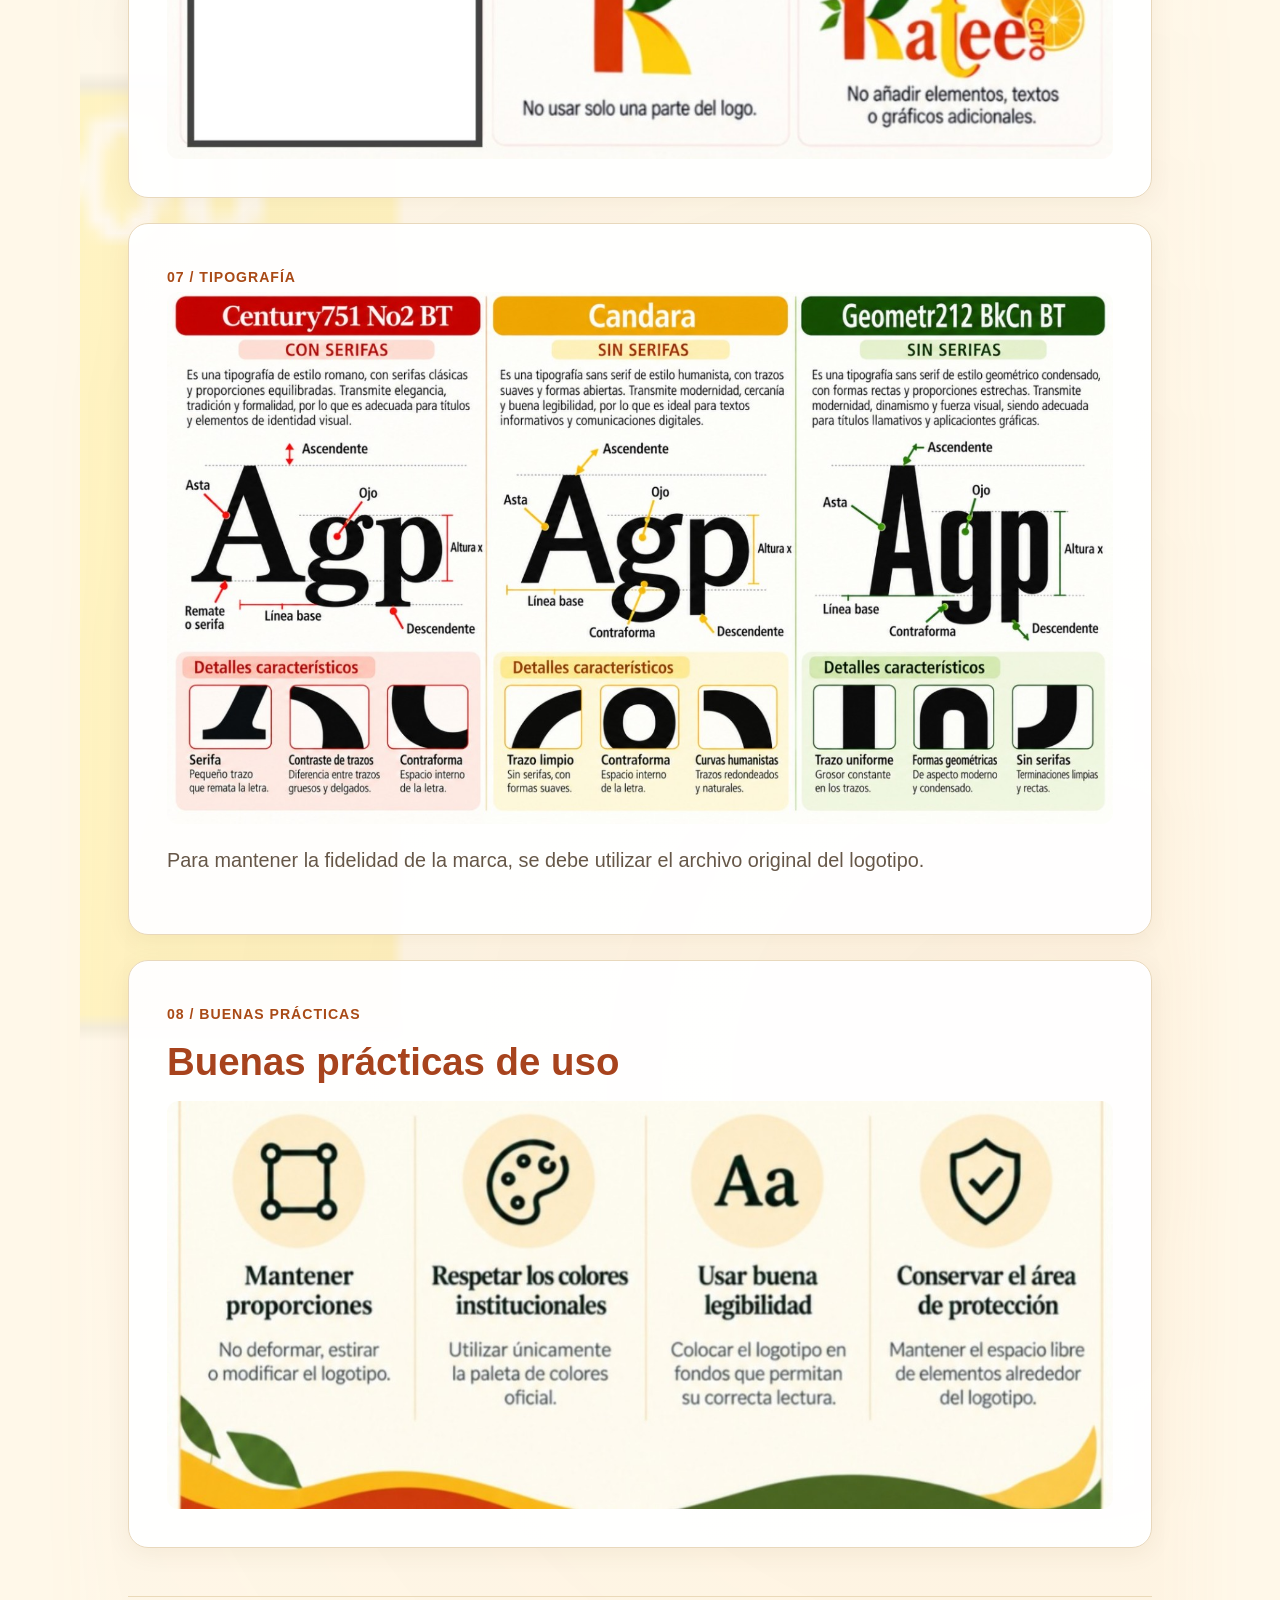
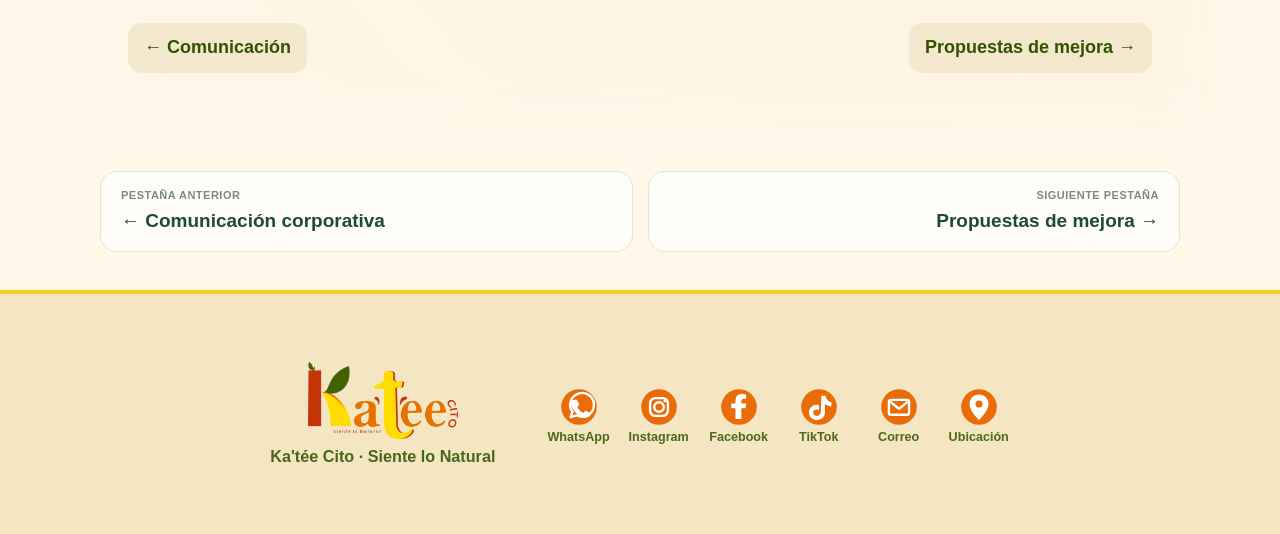
<file: manual-identidad.html>
<!DOCTYPE html>

<html lang="es"><head><meta charset="utf-8"/><meta content="width=device-width,initial-scale=1" name="viewport"/><meta content="#fff8e9" name="theme-color"/><title>Manual de Identidad Corporativa | Ka'tée Cito</title><link href="style.css" rel="stylesheet"/><link href="kate-navigation.css" rel="stylesheet"/><script defer="True" src="kate-navigation.js"></script><link href="kate-interactive.css" rel="stylesheet"/></head><body style="--fondo-pagina:url('img/galeria/identidad-logo-paleta.png')"><header aria-label="Navegación principal de Ka'tée Cito" id="kate-global-header"><div class="kate-nav-shell"><a aria-label="Ir a Inicio" class="kate-brand" href="index.html"><img alt="Ka'tée Cito" src="img/logo-kateecito.png"/></a><div class="kate-nav-controls"><button aria-label="Desplazar pestañas a la izquierda" class="kate-arrow" data-move="left" type="button">‹</button><nav aria-label="Pestañas del sitio" class="kate-track"><a href="index.html"><span class="kate-nav-number">01</span>Inicio</a><a href="empresa.html"><span class="kate-nav-number">02</span>Empresa</a><a href="publico.html"><span class="kate-nav-number">03</span>Público objetivo</a><a href="identidad-corporativa.html"><span class="kate-nav-number">04</span>Identidad corporativa</a><a href="identidad-visual.html"><span class="kate-nav-number">05</span>Identidad visual</a><a href="imagen-institucional.html"><span class="kate-nav-number">06</span>Imagen institucional</a><a href="aplicaciones.html"><span class="kate-nav-number">07</span>Aplicaciones</a><a href="comunicacion.html"><span class="kate-nav-number">08</span>Comunicación</a><a href="comunicacion-corporativa.html"><span class="kate-nav-number">09</span>Comunicación corporativa</a><a aria-current="page" href="manual-identidad.html"><span class="kate-nav-number">10</span>Manual de identidad</a><a href="propuestas-mejora.html"><span class="kate-nav-number">11</span>Propuestas de mejora</a><a href="auditoria-imagen.html"><span class="kate-nav-number">12</span>Auditoría de imagen</a><a href="imagen-publica.html"><span class="kate-nav-number">13</span>Imagen pública</a><a href="imagen-verbal.html"><span class="kate-nav-number">14</span>IMAGOLOGÍA · ICONOLOGÍA · IMAGEN VERBAL</a></nav><button aria-label="Desplazar pestañas a la derecha" class="kate-arrow" data-move="right" type="button">›</button><button aria-controls="kate-page-menu" aria-expanded="false" aria-label="Mostrar todas las pestañas" class="kate-menu-button" type="button"><svg aria-hidden="true" fill="none" stroke="currentColor" stroke-linecap="round" stroke-width="2.1" viewbox="0 0 24 24"><path d="M4 7h16M4 12h16M4 17h16"></path></svg> Secciones</button></div></div><div class="kate-menu-panel" id="kate-page-menu"><p class="kate-menu-title">Explorar las secciones</p><div class="kate-menu-grid"><a href="index.html"><small>01</small>Inicio</a><a href="empresa.html"><small>02</small>Empresa</a><a href="publico.html"><small>03</small>Público objetivo</a><a href="identidad-corporativa.html"><small>04</small>Identidad corporativa</a><a href="identidad-visual.html"><small>05</small>Identidad visual</a><a href="imagen-institucional.html"><small>06</small>Imagen institucional</a><a href="aplicaciones.html"><small>07</small>Aplicaciones</a><a href="comunicacion.html"><small>08</small>Comunicación</a><a href="comunicacion-corporativa.html"><small>09</small>Comunicación corporativa</a><a aria-current="page" href="manual-identidad.html"><small>10</small>Manual de identidad</a><a href="propuestas-mejora.html"><small>11</small>Propuestas de mejora</a><a href="auditoria-imagen.html"><small>12</small>Auditoría de imagen</a><a href="imagen-publica.html"><small>13</small>Imagen pública</a><a href="imagen-verbal.html"><small>14</small>IMAGOLOGÍA · ICONOLOGÍA · IMAGEN VERBAL</a></div></div></header><main class="new-page manual-page">
<section class="manual-intro"><small>KA’TÉE CITO · GUÍA OFICIAL</small><h1>Manual de <em>Identidad Corporativa</em></h1><p>Normas visuales para conservar la identidad de Ka’tée Cito en todas sus aplicaciones.</p></section>
<section class="manual-section"><span class="manual-kicker">01 / LOGOTIPO</span><h2>Logotipo oficial</h2><p>El logotipo debe conservar sus proporciones, composición y colores originales.</p><div class="manual-logo"><img alt="Logotipo oficial de Ka'tée Cito" src="img/logo-kateecito.png"/></div></section>
<section class="manual-section"><span class="manual-kicker">02 / COLORES</span><h2>Colores corporativos</h2><div class="manual-palette"><div><i style="background:#C4350A"></i><b>Rojo puro</b><small>#C4350A · RGB 196, 53, 10</small></div><div><i style="background:#E67300"></i><b>Anaranjado</b><small>#E67300 · RGB 230, 115, 0</small></div><div><i style="background:#406300"></i><b>Verde oscuro</b><small>#406300 · RGB 64, 99, 0</small></div><div><i style="background:#FFDD00"></i><b>Amarillo</b><small>#FFDD00 · RGB 255, 221, 0</small></div></div><h3>Color y significado</h3><div class="manual-table"><div><b>Amarillo</b><span>Optimismo y creatividad.</span></div><div><b>Verde oscuro</b><span>Naturaleza y origen regional.</span></div><div><b>Rojo puro</b><span>Fuerza y energía.</span></div><div><b>Anaranjado</b><span>Cercanía y vitalidad.</span></div></div></section>
<section class="manual-section"><span class="manual-kicker">03 / VERSIONES</span><h2>Combinaciones de color permitidas</h2><div class="manual-two"><figure><img alt="Logotipo blanco sobre fondo verde" src="img/manual-verde.jpg"/><figcaption>Versión blanca sobre fondo de color.</figcaption></figure><figure><img alt="Logotipo original sobre fondo claro" src="img/manual-claro.jpg"/><figcaption>Versión original sobre fondo claro y uniforme.</figcaption></figure></div></section>
<section class="manual-section"><span class="manual-kicker">04 / LEGIBILIDAD</span><img alt="Referencia visual de tamaño mínimo legible de 2.5 cm" class="manual-wide manual-reference" src="[data-uri]"/></section>
<section class="manual-section"><span class="manual-kicker">05 / PROTECCIÓN</span><img alt="Área de seguridad del logotipo con márgenes X" class="manual-wide manual-reference" src="img/manual-area-seguridad.jpg"/></section>
<section class="manual-section"><span class="manual-kicker">06 / USOS INCORRECTOS</span><img alt="Doce ejemplos de usos incorrectos del logotipo" class="manual-wide" src="img/manual-incorrectos.jpg"/></section>
<section class="manual-section"><span class="manual-kicker">07 / TIPOGRAFÍA</span><img alt="Partes y características de las tres tipografías corporativas" class="manual-wide" src="img/manual-tipografia-detallada.jpg"/><p class="manual-note">Para mantener la fidelidad de la marca, se debe utilizar el archivo original del logotipo.</p></section>
<section class="manual-section"><span class="manual-kicker">08 / BUENAS PRÁCTICAS</span><h2>Buenas prácticas de uso</h2><img alt="Mantener proporciones, respetar colores, asegurar legibilidad y conservar el área de protección" class="manual-wide" src="img/manual-recomendaciones.jpg"/></section>
<div class="pager"><a href="comunicacion.html">← Comunicación</a><a href="propuestas-mejora.html">Propuestas de mejora →</a></div></main><nav aria-label="Ir a otra pestaña" class="kate-page-switcher"><a class="kate-prev" href="comunicacion-corporativa.html"><small>Pestaña anterior</small><strong>← Comunicación corporativa</strong></a><a class="kate-next" href="propuestas-mejora.html"><small>Siguiente pestaña</small><strong>Propuestas de mejora →</strong></a></nav><footer class="brand-footer"><div class="brand-footer-inner"><div class="footer-brand"><img alt="Ka'tée Cito" src="img/logo-kateecito.png"/><strong>Ka'tée Cito · Siente lo Natural</strong></div><div aria-label="Canales de contacto" class="footer-contacts"><a aria-label="WhatsApp" href="#"><img alt="" src="img/social/whatsapp.svg"/><small>WhatsApp</small></a><a aria-label="Instagram" href="#"><img alt="" src="img/social/instagram.svg"/><small>Instagram</small></a><a aria-label="Facebook" href="#"><img alt="" src="img/social/facebook.svg"/><small>Facebook</small></a><a aria-label="TikTok" href="#"><img alt="" src="img/social/tiktok.svg"/><small>TikTok</small></a><a aria-label="Correo" href="#"><img alt="" src="img/social/mail.svg"/><small>Correo</small></a><a aria-label="Ubicación" href="#"><img alt="" src="img/social/location.svg"/><small>Ubicación</small></a></div></div></footer><script src="kate-interactive.js"></script></body></html>
</file>
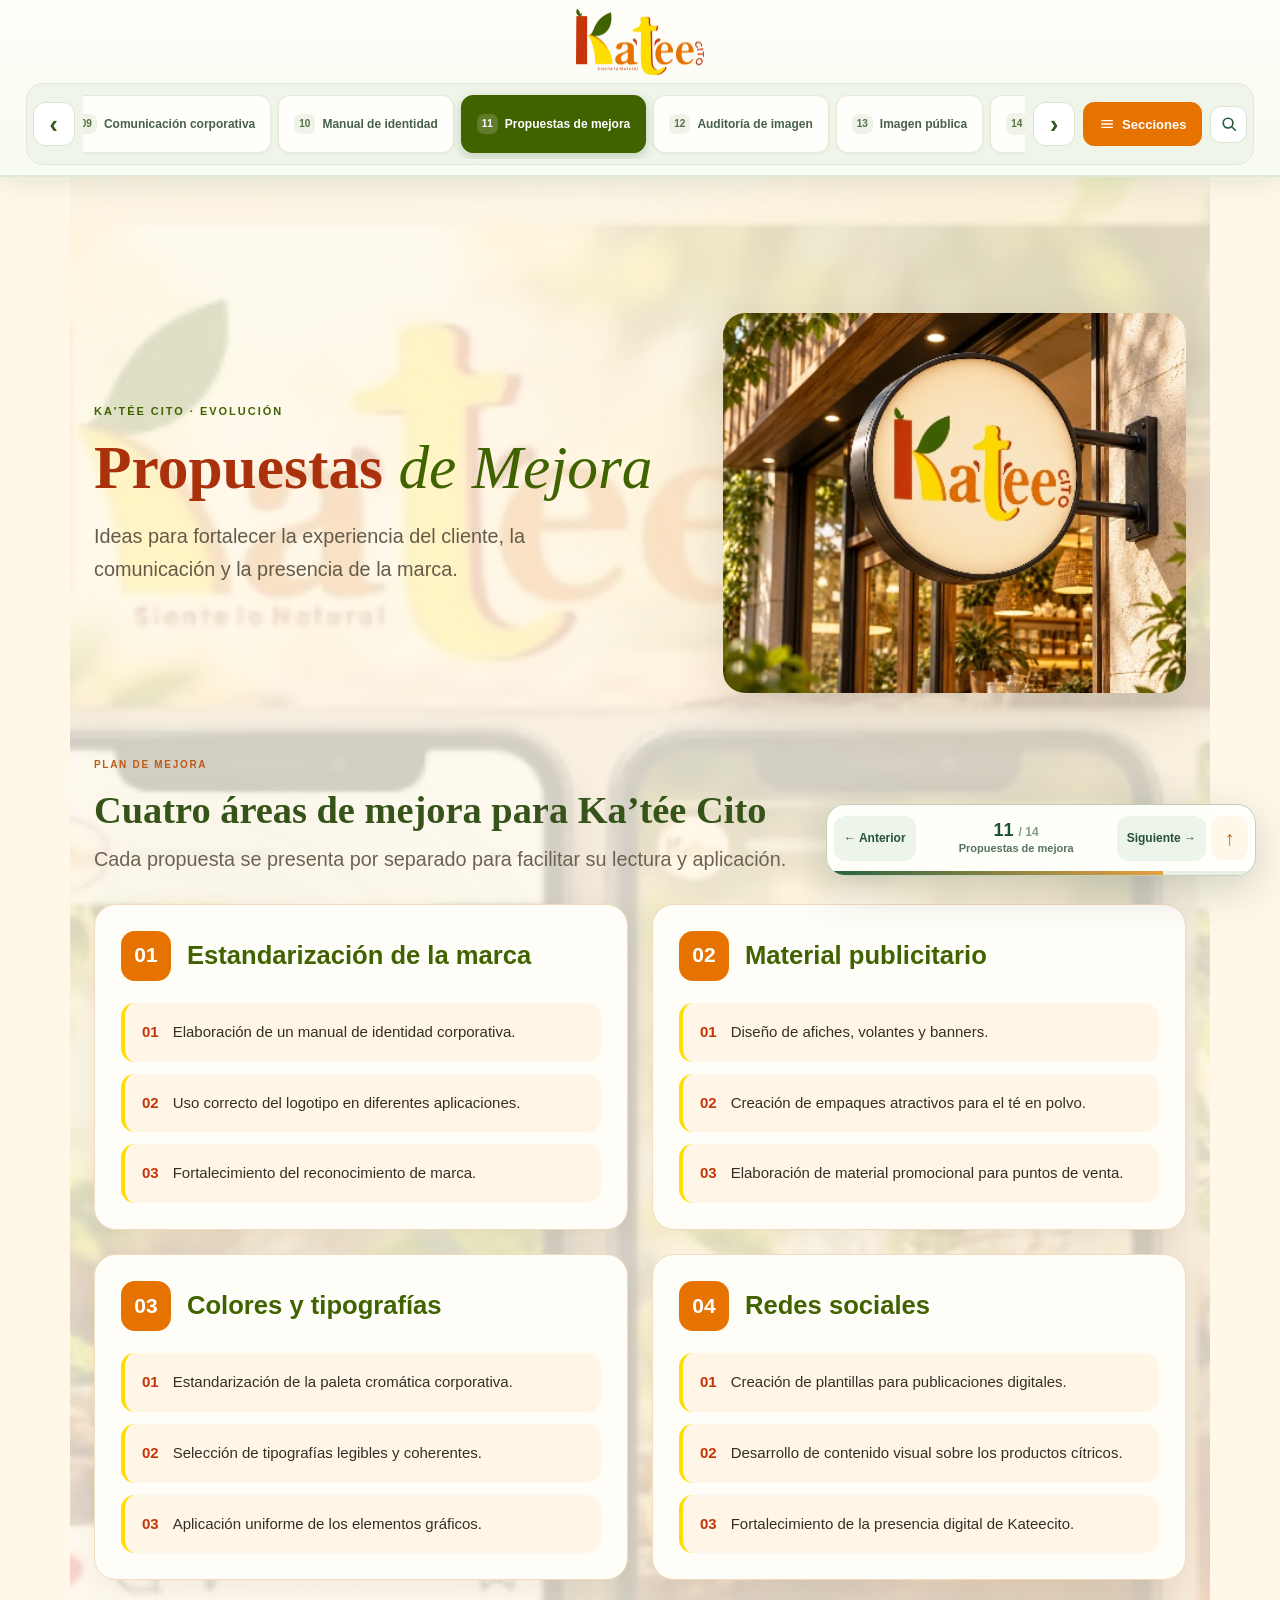
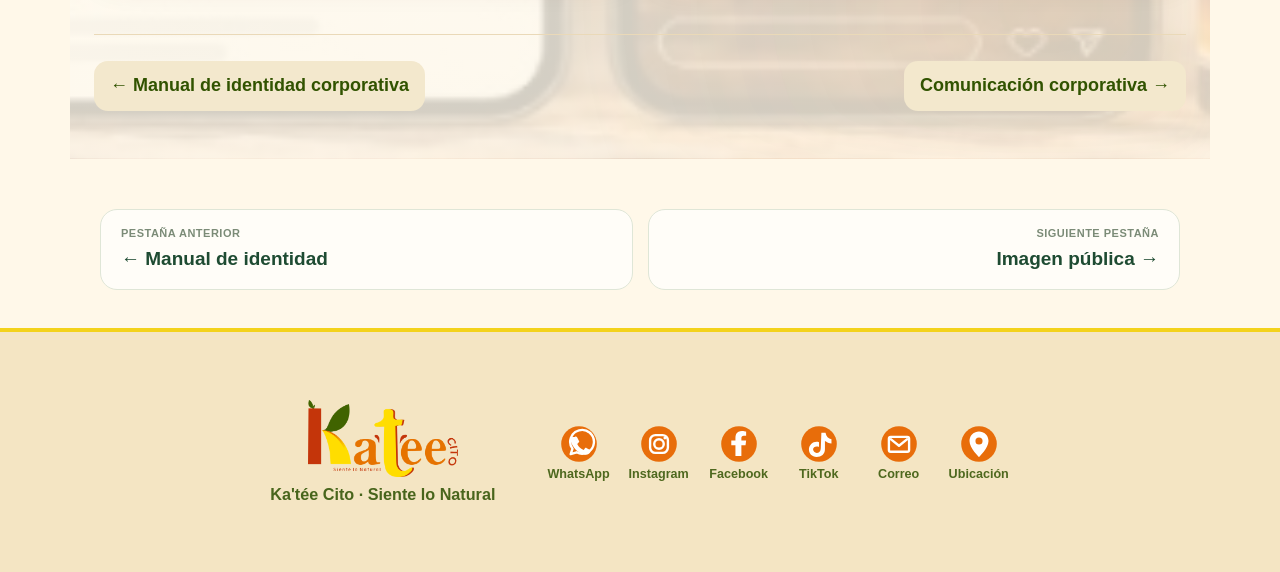
<file: propuestas-mejora.html>
<!DOCTYPE html>

<html lang="es"><head><meta charset="utf-8"/><meta content="width=device-width,initial-scale=1" name="viewport"/><meta content="#fff8e9" name="theme-color"/><title>Propuestas de Mejora | Ka'tée Cito</title><link href="style.css" rel="stylesheet"/><link href="kate-navigation.css" rel="stylesheet"/><script defer="True" src="kate-navigation.js"></script><link href="kate-interactive.css" rel="stylesheet"/></head><body style="--fondo-pagina:url('img/galeria/redes-general.jpg')"><header aria-label="Navegación principal de Ka'tée Cito" id="kate-global-header"><div class="kate-nav-shell"><a aria-label="Ir a Inicio" class="kate-brand" href="index.html"><img alt="Ka'tée Cito" src="img/logo-kateecito.png"/></a><div class="kate-nav-controls"><button aria-label="Desplazar pestañas a la izquierda" class="kate-arrow" data-move="left" type="button">‹</button><nav aria-label="Pestañas del sitio" class="kate-track"><a href="index.html"><span class="kate-nav-number">01</span>Inicio</a><a href="empresa.html"><span class="kate-nav-number">02</span>Empresa</a><a href="publico.html"><span class="kate-nav-number">03</span>Público objetivo</a><a href="identidad-corporativa.html"><span class="kate-nav-number">04</span>Identidad corporativa</a><a href="identidad-visual.html"><span class="kate-nav-number">05</span>Identidad visual</a><a href="imagen-institucional.html"><span class="kate-nav-number">06</span>Imagen institucional</a><a href="aplicaciones.html"><span class="kate-nav-number">07</span>Aplicaciones</a><a href="comunicacion.html"><span class="kate-nav-number">08</span>Comunicación</a><a href="comunicacion-corporativa.html"><span class="kate-nav-number">09</span>Comunicación corporativa</a><a href="manual-identidad.html"><span class="kate-nav-number">10</span>Manual de identidad</a><a aria-current="page" href="propuestas-mejora.html"><span class="kate-nav-number">11</span>Propuestas de mejora</a><a href="auditoria-imagen.html"><span class="kate-nav-number">12</span>Auditoría de imagen</a><a href="imagen-publica.html"><span class="kate-nav-number">13</span>Imagen pública</a><a href="imagen-verbal.html"><span class="kate-nav-number">14</span>IMAGOLOGÍA · ICONOLOGÍA · IMAGEN VERBAL</a></nav><button aria-label="Desplazar pestañas a la derecha" class="kate-arrow" data-move="right" type="button">›</button><button aria-controls="kate-page-menu" aria-expanded="false" aria-label="Mostrar todas las pestañas" class="kate-menu-button" type="button"><svg aria-hidden="true" fill="none" stroke="currentColor" stroke-linecap="round" stroke-width="2.1" viewbox="0 0 24 24"><path d="M4 7h16M4 12h16M4 17h16"></path></svg> Secciones</button></div></div><div class="kate-menu-panel" id="kate-page-menu"><p class="kate-menu-title">Explorar las secciones</p><div class="kate-menu-grid"><a href="index.html"><small>01</small>Inicio</a><a href="empresa.html"><small>02</small>Empresa</a><a href="publico.html"><small>03</small>Público objetivo</a><a href="identidad-corporativa.html"><small>04</small>Identidad corporativa</a><a href="identidad-visual.html"><small>05</small>Identidad visual</a><a href="imagen-institucional.html"><small>06</small>Imagen institucional</a><a href="aplicaciones.html"><small>07</small>Aplicaciones</a><a href="comunicacion.html"><small>08</small>Comunicación</a><a href="comunicacion-corporativa.html"><small>09</small>Comunicación corporativa</a><a href="manual-identidad.html"><small>10</small>Manual de identidad</a><a aria-current="page" href="propuestas-mejora.html"><small>11</small>Propuestas de mejora</a><a href="auditoria-imagen.html"><small>12</small>Auditoría de imagen</a><a href="imagen-publica.html"><small>13</small>Imagen pública</a><a href="imagen-verbal.html"><small>14</small>IMAGOLOGÍA · ICONOLOGÍA · IMAGEN VERBAL</a></div></div></header><main class="new-page proposals-page"><section class="new-hero"><div><small>KA'TÉE CITO · EVOLUCIÓN</small><h1>Propuestas <em>de Mejora</em></h1><p>Ideas para fortalecer la experiencia del cliente, la comunicación y la presencia de la marca.</p></div><img alt="Presentación de la marca" src="img/galeria/letrero-1.jpg"/></section>
<section class="new-section proposal-details"><div class="proposals-section-intro"><small>PLAN DE MEJORA</small><h2>Cuatro áreas de mejora para Ka’tée Cito</h2><p>Cada propuesta se presenta por separado para facilitar su lectura y aplicación.</p></div><div class="proposal-groups"><article class="proposal-group"><div class="proposal-heading"><span>01</span><h3>Estandarización de la marca</h3></div><div class="proposal-points"><div class="proposal-point"><span>01</span><p>Elaboración de un manual de identidad corporativa.</p></div><div class="proposal-point"><span>02</span><p>Uso correcto del logotipo en diferentes aplicaciones.</p></div><div class="proposal-point"><span>03</span><p>Fortalecimiento del reconocimiento de marca.</p></div></div></article><article class="proposal-group"><div class="proposal-heading"><span>02</span><h3>Material publicitario</h3></div><div class="proposal-points"><div class="proposal-point"><span>01</span><p>Diseño de afiches, volantes y banners.</p></div><div class="proposal-point"><span>02</span><p>Creación de empaques atractivos para el té en polvo.</p></div><div class="proposal-point"><span>03</span><p>Elaboración de material promocional para puntos de venta.</p></div></div></article><article class="proposal-group"><div class="proposal-heading"><span>03</span><h3>Colores y tipografías</h3></div><div class="proposal-points"><div class="proposal-point"><span>01</span><p>Estandarización de la paleta cromática corporativa.</p></div><div class="proposal-point"><span>02</span><p>Selección de tipografías legibles y coherentes.</p></div><div class="proposal-point"><span>03</span><p>Aplicación uniforme de los elementos gráficos.</p></div></div></article><article class="proposal-group"><div class="proposal-heading"><span>04</span><h3>Redes sociales</h3></div><div class="proposal-points"><div class="proposal-point"><span>01</span><p>Creación de plantillas para publicaciones digitales.</p></div><div class="proposal-point"><span>02</span><p>Desarrollo de contenido visual sobre los productos cítricos.</p></div><div class="proposal-point"><span>03</span><p>Fortalecimiento de la presencia digital de Kateecito.</p></div></div></article></div></section><div class="pager"><a href="manual-identidad.html">← Manual de identidad corporativa</a><a href="comunicacion-corporativa.html">Comunicación corporativa →</a></div></main><nav aria-label="Ir a otra pestaña" class="kate-page-switcher"><a class="kate-prev" href="manual-identidad.html"><small>Pestaña anterior</small><strong>← Manual de identidad</strong></a><a class="kate-next" href="imagen-publica.html"><small>Siguiente pestaña</small><strong>Imagen pública →</strong></a></nav><footer class="brand-footer"><div class="brand-footer-inner"><div class="footer-brand"><img alt="Ka'tée Cito" src="img/logo-kateecito.png"/><strong>Ka'tée Cito · Siente lo Natural</strong></div><div aria-label="Canales de contacto" class="footer-contacts"><a aria-label="WhatsApp" href="#"><img alt="" src="img/social/whatsapp.svg"/><small>WhatsApp</small></a><a aria-label="Instagram" href="#"><img alt="" src="img/social/instagram.svg"/><small>Instagram</small></a><a aria-label="Facebook" href="#"><img alt="" src="img/social/facebook.svg"/><small>Facebook</small></a><a aria-label="TikTok" href="#"><img alt="" src="img/social/tiktok.svg"/><small>TikTok</small></a><a aria-label="Correo" href="#"><img alt="" src="img/social/mail.svg"/><small>Correo</small></a><a aria-label="Ubicación" href="#"><img alt="" src="img/social/location.svg"/><small>Ubicación</small></a></div></div></footer><script src="kate-interactive.js"></script></body></html>
</file>
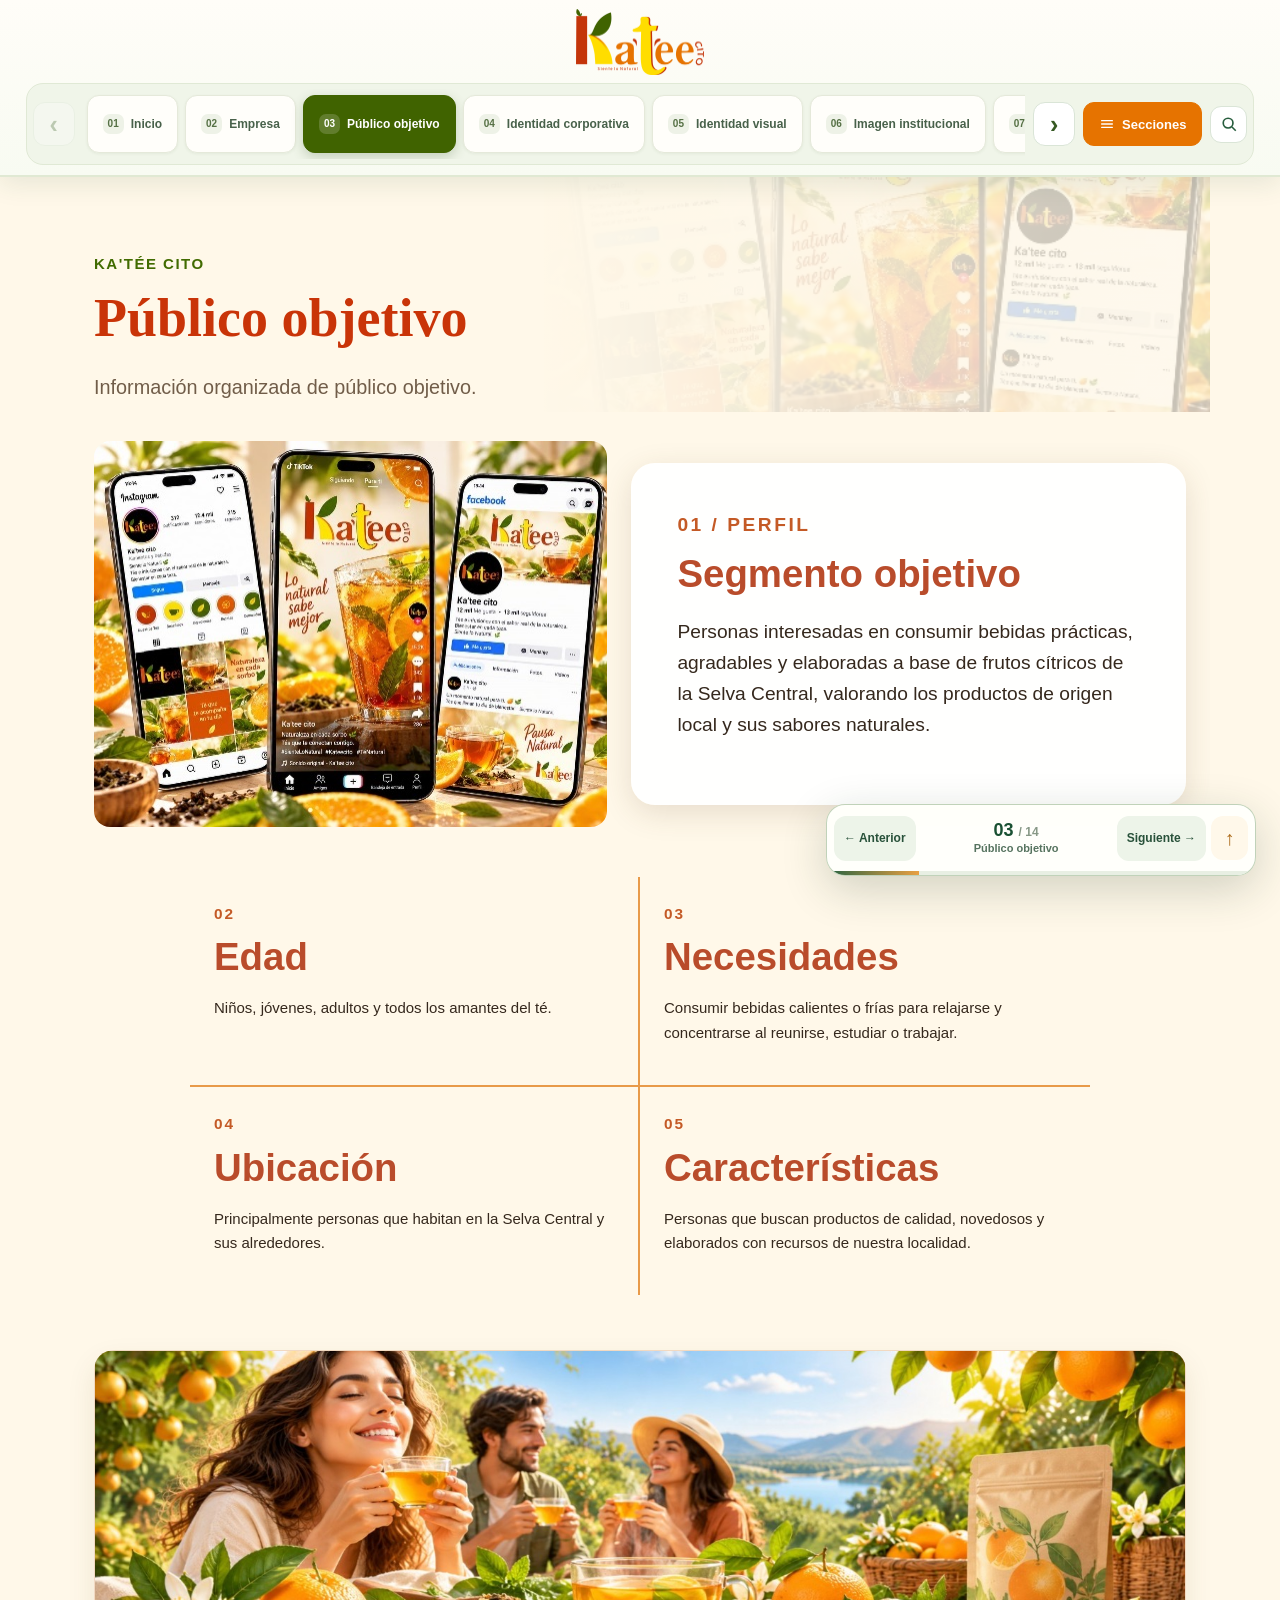
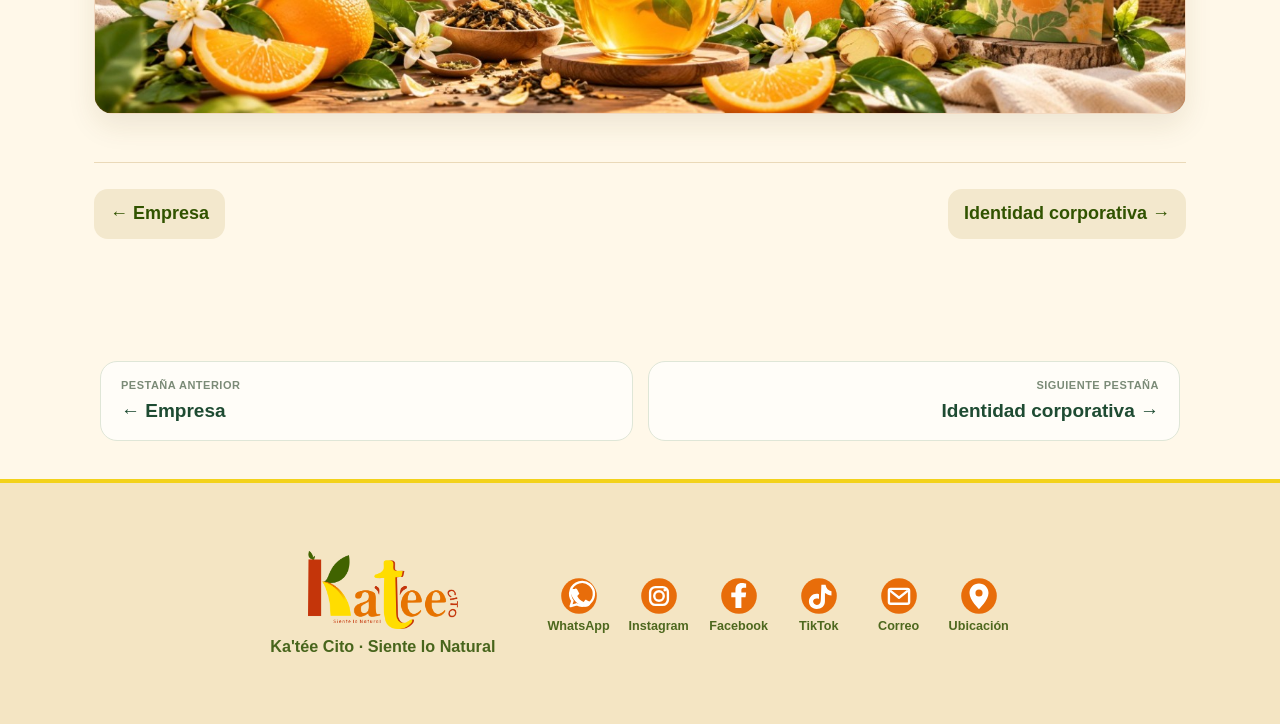
<file: publico.html>
<!DOCTYPE html>

<html lang="es"><head><meta charset="utf-8"/><meta content="width=device-width,initial-scale=1" name="viewport"/>
<meta content="#fff8e9" name="theme-color"/><title>Público objetivo | Ka'tée Cito</title><link href="style.css" rel="stylesheet"/><link href="kate-navigation.css" rel="stylesheet"/><script defer="True" src="kate-navigation.js"></script><link href="kate-interactive.css" rel="stylesheet"/></head>
<body class="publico-fondo"><header aria-label="Navegación principal de Ka'tée Cito" id="kate-global-header"><div class="kate-nav-shell"><a aria-label="Ir a Inicio" class="kate-brand" href="index.html"><img alt="Ka'tée Cito" src="img/logo-kateecito.png"/></a><div class="kate-nav-controls"><button aria-label="Desplazar pestañas a la izquierda" class="kate-arrow" data-move="left" type="button">‹</button><nav aria-label="Pestañas del sitio" class="kate-track"><a href="index.html"><span class="kate-nav-number">01</span>Inicio</a><a href="empresa.html"><span class="kate-nav-number">02</span>Empresa</a><a aria-current="page" href="publico.html"><span class="kate-nav-number">03</span>Público objetivo</a><a href="identidad-corporativa.html"><span class="kate-nav-number">04</span>Identidad corporativa</a><a href="identidad-visual.html"><span class="kate-nav-number">05</span>Identidad visual</a><a href="imagen-institucional.html"><span class="kate-nav-number">06</span>Imagen institucional</a><a href="aplicaciones.html"><span class="kate-nav-number">07</span>Aplicaciones</a><a href="comunicacion.html"><span class="kate-nav-number">08</span>Comunicación</a><a href="comunicacion-corporativa.html"><span class="kate-nav-number">09</span>Comunicación corporativa</a><a href="manual-identidad.html"><span class="kate-nav-number">10</span>Manual de identidad</a><a href="propuestas-mejora.html"><span class="kate-nav-number">11</span>Propuestas de mejora</a><a href="auditoria-imagen.html"><span class="kate-nav-number">12</span>Auditoría de imagen</a><a href="imagen-publica.html"><span class="kate-nav-number">13</span>Imagen pública</a><a href="imagen-verbal.html"><span class="kate-nav-number">14</span>IMAGOLOGÍA · ICONOLOGÍA · IMAGEN VERBAL</a></nav><button aria-label="Desplazar pestañas a la derecha" class="kate-arrow" data-move="right" type="button">›</button><button aria-controls="kate-page-menu" aria-expanded="false" aria-label="Mostrar todas las pestañas" class="kate-menu-button" type="button"><svg aria-hidden="true" fill="none" stroke="currentColor" stroke-linecap="round" stroke-width="2.1" viewbox="0 0 24 24"><path d="M4 7h16M4 12h16M4 17h16"></path></svg> Secciones</button></div></div><div class="kate-menu-panel" id="kate-page-menu"><p class="kate-menu-title">Explorar las secciones</p><div class="kate-menu-grid"><a href="index.html"><small>01</small>Inicio</a><a href="empresa.html"><small>02</small>Empresa</a><a aria-current="page" href="publico.html"><small>03</small>Público objetivo</a><a href="identidad-corporativa.html"><small>04</small>Identidad corporativa</a><a href="identidad-visual.html"><small>05</small>Identidad visual</a><a href="imagen-institucional.html"><small>06</small>Imagen institucional</a><a href="aplicaciones.html"><small>07</small>Aplicaciones</a><a href="comunicacion.html"><small>08</small>Comunicación</a><a href="comunicacion-corporativa.html"><small>09</small>Comunicación corporativa</a><a href="manual-identidad.html"><small>10</small>Manual de identidad</a><a href="propuestas-mejora.html"><small>11</small>Propuestas de mejora</a><a href="auditoria-imagen.html"><small>12</small>Auditoría de imagen</a><a href="imagen-publica.html"><small>13</small>Imagen pública</a><a href="imagen-verbal.html"><small>14</small>IMAGOLOGÍA · ICONOLOGÍA · IMAGEN VERBAL</a></div></div></header>
<main><div aria-hidden="true" class="page-hero-art" style="--page-art:url('img/hero-final/publico.jpg')"></div><div class="page-head"><small>Ka'tée Cito</small>
<h1 class="page-title">Público objetivo</h1>
<p>Información organizada de público objetivo.</p></div><section aria-label="Información del público objetivo" class="audience-layout">
<div class="audience-top">
<div class="audience-photo"><img alt="Productos naturales de Ka'tée Cito" src="[data-uri]"/></div>
<article class="audience-segment"><span class="audience-kicker">01 / PERFIL</span><h2>Segmento objetivo</h2><p>Personas interesadas en consumir bebidas prácticas, agradables y elaboradas a base de frutos cítricos de la Selva Central, valorando los productos de origen local y sus sabores naturales.</p></article>
</div>
<div class="audience-four">
<article><span>02</span><h2>Edad</h2><p>Niños, jóvenes, adultos y todos los amantes del té.</p></article>
<article><span>03</span><h2>Necesidades</h2><p>Consumir bebidas calientes o frías para relajarse y concentrarse al reunirse, estudiar o trabajar.</p></article>
<article><span>04</span><h2>Ubicación</h2><p>Principalmente personas que habitan en la Selva Central y sus alrededores.</p></article>
<article><span>05</span><h2>Características</h2><p>Personas que buscan productos de calidad, novedosos y elaborados con recursos de nuestra localidad.</p></article>
</div>
</section>
<div aria-label="Personas disfrutando de té natural de cítricos" class="publico-imagen-final" role="img"></div>
<div class="pager"><a href="empresa.html">← Empresa</a><a href="identidad-corporativa.html">Identidad corporativa →</a></div></main>
<nav aria-label="Ir a otra pestaña" class="kate-page-switcher"><a class="kate-prev" href="empresa.html"><small>Pestaña anterior</small><strong>← Empresa</strong></a><a class="kate-next" href="identidad-corporativa.html"><small>Siguiente pestaña</small><strong>Identidad corporativa →</strong></a></nav><footer class="brand-footer"><div class="brand-footer-inner"><div class="footer-brand"><img alt="Ka'tée Cito" src="img/logo-kateecito.png"/><strong>Ka'tée Cito · Siente lo Natural</strong></div><div aria-label="Canales de contacto" class="footer-contacts"><a aria-label="WhatsApp" href="#"><img alt="" src="img/social/whatsapp.svg"/><small>WhatsApp</small></a><a aria-label="Instagram" href="#"><img alt="" src="img/social/instagram.svg"/><small>Instagram</small></a><a aria-label="Facebook" href="#"><img alt="" src="img/social/facebook.svg"/><small>Facebook</small></a><a aria-label="TikTok" href="#"><img alt="" src="img/social/tiktok.svg"/><small>TikTok</small></a><a aria-label="Correo" href="#"><img alt="" src="img/social/mail.svg"/><small>Correo</small></a><a aria-label="Ubicación" href="#"><img alt="" src="img/social/location.svg"/><small>Ubicación</small></a></div></div></footer>
<script src="kate-interactive.js"></script></body></html>
</file>
<file: style.css>
:root{--orange:#ed7900;--red:#c93408;--yellow:#ffda00;--green:#416b00;--green-dark:#315300;--cream:#fff8e9;--cream2:#f3e8cd;--white:#fffdf8;--text:#35281d;--muted:#715d49;--line:#ead9b8}
*{box-sizing:border-box}html{scroll-behavior:smooth}body{margin:0;font-family:Arial,Helvetica,sans-serif;background:var(--cream);color:var(--text);line-height:1.6}img{max-width:100%}
.site-header{position:sticky;top:0;z-index:50;background:rgba(255,248,233,.98);border-bottom:1px solid var(--line)}
.navbar{max-width:1240px;margin:auto;min-height:76px;padding:9px 24px;display:flex;align-items:center;gap:22px}.brand{display:flex;flex:0 0 auto}.brand img{width:116px;height:56px;object-fit:contain}
.nav-links{display:flex;align-items:center;gap:4px;margin-left:auto}.nav-links a{color:var(--green-dark);text-decoration:none;font-weight:700;font-size:12.5px;padding:10px 9px;border-radius:999px;white-space:nowrap}.nav-links a:hover,.nav-links a.active{background:var(--yellow);color:var(--red)}
.menu-toggle{display:none}.menu-btn{display:none;background:var(--yellow);color:var(--red);width:46px;height:46px;border-radius:13px;font-size:24px;font-weight:bold;cursor:pointer;align-items:center;justify-content:center}
.hero{background:radial-gradient(circle at 84% 20%,rgba(255,218,0,.35),transparent 27%),linear-gradient(135deg,#fffaf1,#ffefc6);padding:84px 24px}.hero-wrap{max-width:1140px;margin:auto;display:grid;grid-template-columns:1.2fr .8fr;gap:60px;align-items:center}.eyebrow{color:var(--green);font-weight:800;letter-spacing:2px;font-size:13px}.hero h1,.page-title{font-family:Georgia,serif;color:var(--red);line-height:1.04}.hero h1{font-size:clamp(45px,6vw,78px);margin:12px 0 18px}.hero p{font-size:18px;color:var(--muted);max-width:650px}.hero-logo{background:var(--white);padding:28px;border:2px solid var(--yellow);border-radius:30px;box-shadow:0 15px 45px rgba(86,55,18,.09)}
.primary{display:inline-block;margin-top:14px;padding:12px 20px;border-radius:999px;background:var(--green);color:white;text-decoration:none;font-weight:700}
main{max-width:1140px;margin:auto;padding:72px 24px}.page-head{max-width:800px;margin-bottom:38px}.page-head small{color:var(--green);font-weight:800;letter-spacing:1.5px;text-transform:uppercase}.page-title{font-size:clamp(38px,5vw,60px);margin:7px 0 10px}.page-head p{color:var(--muted)}
.grid{display:grid;grid-template-columns:repeat(3,minmax(0,1fr));gap:18px}.card{background:var(--white);padding:26px;border-radius:20px;border-top:4px solid var(--orange);box-shadow:0 9px 28px rgba(76,49,18,.07)}.card:nth-child(3n+2){border-top-color:var(--green)}.card:nth-child(3n){border-top-color:var(--yellow)}.card h2{font-size:18px;color:var(--red);margin:0 0 9px}.card p{color:var(--muted);margin:0}.card a{display:inline-block;margin-top:14px;color:var(--green);font-weight:700;text-decoration:none}
.palette{display:grid;grid-template-columns:repeat(4,1fr);gap:12px;margin-bottom:28px}.swatch{height:115px;border-radius:18px;padding:16px;display:flex;align-items:flex-end;font-weight:800}.orange{background:var(--orange);color:white}.yellow{background:var(--yellow);color:#712b0c}.green{background:var(--green);color:white}.red{background:var(--red);color:white}
.pager{display:flex;justify-content:space-between;gap:16px;margin-top:48px;padding-top:26px;border-top:1px solid var(--line)}.pager a{min-height:46px;display:flex;align-items:center;padding:10px 16px;border-radius:14px;background:var(--cream2);color:var(--green-dark);font-weight:700;text-decoration:none}
footer{padding:44px 20px;text-align:center;background:#eee1c3;border-top:5px solid var(--yellow);color:var(--green-dark);font-weight:700}footer img{width:145px;max-height:90px;object-fit:contain}
@media(max-width:1040px){.navbar{padding:9px 18px}.menu-btn{display:flex;margin-left:auto}.nav-links{display:none;position:absolute;top:76px;left:12px;right:12px;background:var(--white);border:1px solid var(--line);border-radius:18px;padding:10px;box-shadow:0 14px 35px rgba(61,42,19,.14);max-height:72vh;overflow:auto}.menu-toggle:checked~.nav-links{display:grid;grid-template-columns:1fr 1fr}.nav-links a{font-size:14px;padding:12px}.hero-wrap{grid-template-columns:1fr 380px;gap:35px}}
@media(max-width:760px){.hero{padding:55px 18px}.hero-wrap{grid-template-columns:1fr;gap:30px}.hero h1{font-size:45px}.hero-logo{max-width:480px}.grid{grid-template-columns:1fr}.palette{grid-template-columns:1fr 1fr}main{padding:52px 18px}.pager{flex-direction:column}.pager a{justify-content:center}.menu-toggle:checked~.nav-links{grid-template-columns:1fr}.page-title{font-size:40px}}
@media(min-width:1400px){.navbar{max-width:1360px}.hero-wrap,main{max-width:1240px}.grid{gap:22px}.card{padding:30px}}

/* Galerías del documento corporativo */
.visual-showcase,.media-section{margin-top:58px}
.showcase-head{max-width:760px;margin-bottom:22px}
.showcase-head span{color:var(--green);font-size:12px;font-weight:800;letter-spacing:1.5px;text-transform:uppercase}
.showcase-head h2{font-family:Georgia,serif;color:var(--red);font-size:clamp(28px,4vw,42px);margin:5px 0 7px}
.showcase-head p{color:var(--muted);margin:0}
.hero-figure{margin:0;background:var(--white);border-radius:24px;padding:18px;box-shadow:0 10px 30px rgba(76,49,18,.08);border:1px solid var(--line)}
.hero-figure img{display:block;width:100%;max-height:520px;object-fit:contain;border-radius:16px}
.hero-figure figcaption{padding:12px 4px 2px;color:var(--muted);font-size:14px}
.media-group{margin-top:34px}.media-group h3{color:var(--green-dark);font-size:20px;margin:0 0 13px}
.photo-grid{display:grid;gap:12px}.photo-grid.three{grid-template-columns:repeat(3,minmax(0,1fr))}.photo-grid.social{grid-template-columns:repeat(3,minmax(0,1fr))}.photo-grid.posters{grid-template-columns:repeat(3,minmax(0,1fr))}
.photo-grid img{width:100%;height:230px;object-fit:cover;background:var(--white);border-radius:17px;border:1px solid var(--line);box-shadow:0 7px 22px rgba(76,49,18,.07)}
.photo-grid.social img{height:280px;object-fit:contain;padding:8px;background:#fff}.photo-grid.posters img{height:260px}
.communication-grid{display:grid;grid-template-columns:repeat(2,minmax(0,1fr));gap:18px}
.media-card{min-width:0;background:var(--white);border:1px solid var(--line);border-radius:22px;padding:18px;box-shadow:0 8px 25px rgba(76,49,18,.07)}
.media-card small{color:var(--orange);font-weight:800;text-transform:uppercase;letter-spacing:1px}.media-card h3{color:var(--green-dark);margin:3px 0 14px}
.media-card>img,.double-img img{display:block;width:100%;height:350px;object-fit:contain;border-radius:14px;background:#fff}
.double-img{display:grid;grid-template-columns:1fr 1fr;gap:10px}.double-img img{height:300px}.media-card.wide{grid-column:1/-1}.media-card.wide>img{height:420px}
@media(max-width:760px){
 .photo-grid.three,.photo-grid.social,.photo-grid.posters{grid-template-columns:1fr 1fr}
 .photo-grid img{height:180px}.photo-grid.social img{height:230px}.photo-grid.posters img{height:210px}
 .communication-grid{grid-template-columns:1fr}.media-card.wide{grid-column:auto}.media-card>img{height:300px}.double-img img{height:240px}.media-card.wide>img{height:300px}
}
@media(max-width:430px){
 .photo-grid.three,.photo-grid.social,.photo-grid.posters{grid-template-columns:1fr}
 .photo-grid img,.photo-grid.social img,.photo-grid.posters img{height:auto;max-height:360px;object-fit:contain;background:#fff}
 .double-img{grid-template-columns:1fr}.double-img img{height:auto;max-height:360px}
}

/* ===== Rediseño final: 7 pestañas + video hero ===== */
.site-header{position:sticky;top:0;background:rgba(255,253,248,.97);box-shadow:0 1px 0 rgba(49,83,0,.10)}
.navbar{max-width:1320px;min-height:82px}
.brand img{width:125px;height:60px}
.nav-links a{font-size:12px;text-transform:uppercase;letter-spacing:.35px;padding:10px 11px}
.video-hero{position:relative;height:min(76vh,720px);min-height:510px;overflow:hidden;background:#203000}
.hero-video{position:absolute;inset:0;width:100%;height:100%;object-fit:cover}
.video-shade{position:absolute;inset:0;background:linear-gradient(90deg,rgba(18,26,7,.72) 0%,rgba(18,26,7,.45) 42%,rgba(18,26,7,.10) 72%,rgba(18,26,7,.02) 100%)}
.video-content{position:relative;z-index:2;height:100%;max-width:1240px;margin:auto;padding:50px 28px;display:flex;align-items:center}
.video-copy{max-width:680px;color:white}
.eyebrow.light{color:#ffdf32}
.video-copy h1{font-family:Georgia,serif;font-size:clamp(48px,6vw,82px);line-height:1.01;margin:13px 0 18px;color:white;text-shadow:0 3px 18px rgba(0,0,0,.22)}
.video-copy p{max-width:570px;font-size:18px;color:rgba(255,255,255,.92);margin-bottom:28px}
.hero-outline{display:inline-flex;padding:14px 24px;border:2px solid white;color:white;text-decoration:none;font-size:12px;font-weight:800;letter-spacing:1px;transition:.2s}
.hero-outline:hover{background:white;color:var(--green-dark)}
.home-main{max-width:1240px;padding-top:70px}
.home-intro{display:grid;grid-template-columns:1fr 1fr;gap:50px;align-items:end;margin-bottom:36px}
.home-intro small{color:var(--green);font-weight:800;letter-spacing:1.5px}
.home-intro h2{font-family:Georgia,serif;font-size:clamp(36px,5vw,58px);color:var(--red);margin:4px 0 0}
.home-intro p{color:var(--muted);max-width:520px;margin:0}
.category-list{display:grid;grid-template-columns:repeat(3,1fr);border-top:1px solid var(--line);border-left:1px solid var(--line)}
.home-category{min-height:150px;padding:24px;background:var(--white);border-right:1px solid var(--line);border-bottom:1px solid var(--line);display:grid;grid-template-columns:auto 1fr auto;gap:16px;align-items:center;text-decoration:none;color:var(--text);transition:.2s}
.home-category>span{color:var(--orange);font-weight:800;font-size:12px}
.home-category h2{font-family:Georgia,serif;color:var(--green-dark);font-size:21px;margin:0 0 4px}
.home-category p{color:var(--muted);font-size:13px;margin:0}.home-category b{font-size:24px;color:var(--red)}
.home-category:hover{background:#fff2cc;transform:translateY(-2px)}
@media(max-width:1040px){
 .nav-links a{text-transform:none;letter-spacing:0}
 .video-hero{height:68vh;min-height:500px}
 .category-list{grid-template-columns:repeat(2,1fr)}
}
@media(max-width:760px){
 .site-header{position:sticky}
 .video-hero{height:70vh;min-height:520px}
 .hero-video{object-position:center}
 .video-shade{background:linear-gradient(90deg,rgba(18,26,7,.68),rgba(18,26,7,.32))}
 .video-content{padding:36px 20px;align-items:flex-end;padding-bottom:60px}
 .video-copy h1{font-size:43px}.video-copy p{font-size:16px}
 .home-intro{grid-template-columns:1fr;gap:15px}
 .category-list{grid-template-columns:1fr}
 .home-category{min-height:120px}
}

/* ===== HOME FINAL BASADO EN LA REFERENCIA APROBADA ===== */
.top-strip{height:34px;background:#174b22;color:#fff;font-size:12px;display:flex;align-items:center}
.top-strip>div{width:min(1320px,calc(100% - 40px));margin:auto;display:flex;gap:18px}
.top-strip b{font-weight:400;opacity:.88;border-left:1px solid rgba(255,255,255,.45);padding-left:18px}
.site-header{position:sticky;top:0;z-index:100;background:#fffdf8}
.navbar{max-width:1340px;min-height:84px;padding:10px 28px}
.brand img{width:150px;height:62px;object-fit:contain}
.nav-links{gap:8px}.nav-links a{font-size:12px;text-transform:uppercase;letter-spacing:.25px;padding:11px 10px;color:#263124;border-radius:0}
.nav-links a.active{background:transparent;color:#d75a0b;border-bottom:2px solid #f0a000}
.ref-hero{position:relative;height:calc(100vh - 118px);min-height:570px;max-height:790px;overflow:hidden;background:#253b1b}
.ref-hero video{position:absolute;inset:0;width:100%;height:100%;object-fit:cover;object-position:center center;transform:translateZ(0)}
.ref-overlay{position:absolute;inset:0;background:linear-gradient(90deg,rgba(15,27,10,.72) 0%,rgba(15,27,10,.48) 38%,rgba(15,27,10,.12) 72%,rgba(15,27,10,.04) 100%)}
.ref-copy{position:relative;z-index:2;width:min(1320px,calc(100% - 80px));margin:auto;height:100%;display:flex;flex-direction:column;justify-content:center;align-items:flex-start;color:white}
.ref-copy small{font-weight:800;letter-spacing:5px;color:#ffcf21;font-size:11px}
.ref-copy h1{font-family:Georgia,serif;font-size:clamp(48px,6vw,86px);line-height:.98;margin:16px 0 22px;color:#fff;max-width:760px;text-shadow:0 3px 18px rgba(0,0,0,.25)}
.ref-copy h1 em{font-style:normal;color:#ffb515}.ref-copy p{max-width:600px;font-size:18px;margin:0 0 28px;color:#fff}
.ref-actions{display:flex;gap:12px}.ref-actions a{padding:15px 24px;text-decoration:none;font-weight:800;font-size:12px;letter-spacing:.5px}
.ref-primary{background:#ffb515;color:#18371a}.ref-secondary{border:2px solid #fff;color:#fff;background:rgba(0,0,0,.12)}
.scroll-cue{position:absolute;z-index:3;right:35px;bottom:26px;color:#fff;text-decoration:none;font-size:10px;font-weight:800;letter-spacing:2px}
.ref-main{max-width:1340px;padding:50px 28px 70px}
.ref-intro{display:grid;grid-template-columns:1.2fr .8fr;align-items:end;gap:45px;margin-bottom:28px}
.ref-intro small{color:#365c23;font-weight:800;letter-spacing:4px;font-size:10px}
.ref-intro h2{font-family:Georgia,serif;font-size:46px;margin:5px 0;color:#173f20}.ref-intro h2 strong{color:#d74910}
.ref-intro p{color:#625d54;margin:0 0 8px;max-width:430px}
.ref-grid{display:grid;grid-template-columns:repeat(6,1fr);gap:10px}
.ref-card{min-width:0;background:#fffdf8;border:1px solid #eadfc9;border-radius:8px;padding:24px 18px;text-decoration:none;color:#25231e;display:flex;gap:14px;min-height:170px;transition:.2s}
.ref-card:hover{transform:translateY(-4px);box-shadow:0 12px 25px rgba(67,52,27,.10)}
.ref-icon{font-size:31px;color:#df4b0c;line-height:1}.ref-card:nth-child(even) .ref-icon{color:#32601e}
.ref-card h3{font-family:Georgia,serif;color:#24261f;font-size:18px;line-height:1.05;margin:2px 0 12px}.ref-card p{font-size:13px;line-height:1.35;color:#69635a;margin:0 0 12px}.ref-card span{display:inline-flex;width:34px;height:34px;border-radius:50%;background:#e44d0b;color:#fff;align-items:center;justify-content:center;font-weight:800}
@media(max-width:1100px){.ref-grid{grid-template-columns:repeat(3,1fr)}}
@media(max-width:760px){
 .top-strip{display:none}.navbar{min-height:64px;padding:5px 16px}.brand img{width:115px;height:50px}
 .ref-hero{height:calc(100svh - 64px);min-height:600px;max-height:none}
 .ref-hero video{object-position:52% center}
 .ref-overlay{background:linear-gradient(0deg,rgba(17,29,10,.72) 0%,rgba(17,29,10,.22) 65%,rgba(17,29,10,.05) 100%)}
 .ref-copy{width:calc(100% - 36px);justify-content:flex-end;padding-bottom:70px}
 .ref-copy small{letter-spacing:2.5px;font-size:9px}.ref-copy h1{font-size:43px;line-height:1.02;margin:12px 0 15px}.ref-copy p{font-size:14px;max-width:92%}
 .ref-actions{flex-direction:column;align-items:flex-start}.ref-actions a{padding:12px 17px}.scroll-cue{display:none}
 .ref-main{padding:42px 17px 55px}.ref-intro{grid-template-columns:1fr;gap:8px}.ref-intro h2{font-size:38px}.ref-grid{grid-template-columns:1fr 1fr}
 .ref-card{min-height:150px;padding:18px 13px;display:block}.ref-icon{margin-bottom:10px}.ref-card h3{font-size:16px}
}
@media(max-width:430px){.ref-grid{grid-template-columns:1fr}.ref-card{min-height:auto;display:flex}}

/* ===== NAVEGACION FINAL MOVIL: SIN MENU HAMBURGUESA ===== */
.menu-toggle,.menu-btn{display:none!important}
@media(max-width:1040px){
 .site-header{position:sticky;top:0;z-index:100;background:#fffdf8;overflow:hidden}
 .navbar{display:grid;grid-template-columns:1fr;gap:0;min-height:auto;padding:0;max-width:none;width:100%}
 .brand{display:flex;justify-content:center;padding:7px 16px 4px}
 .brand img{width:118px;height:48px;object-fit:contain}
 .nav-links{display:flex!important;position:static!important;left:auto!important;right:auto!important;top:auto!important;width:100%;margin:0!important;padding:0 12px 7px!important;gap:22px!important;background:#fffdf8!important;border:0!important;border-radius:0!important;box-shadow:none!important;overflow-x:auto!important;overflow-y:hidden!important;max-height:none!important;grid-template-columns:none!important;scrollbar-width:none;-webkit-overflow-scrolling:touch;white-space:nowrap}
 .nav-links::-webkit-scrollbar{display:none}
 .nav-links a{flex:0 0 auto!important;font-size:10px!important;text-transform:uppercase!important;letter-spacing:.35px!important;padding:8px 0 7px!important;border-radius:0!important;color:#273123!important;background:transparent!important}
 .nav-links a.active{color:#d74910!important;border-bottom:2px solid #f0a000!important}
}
@media(max-width:760px){
 .top-strip{height:25px;display:flex!important;font-size:8px;overflow:hidden}
 .top-strip>div{width:100%;padding:0 12px;gap:9px;white-space:nowrap}
 .top-strip b{padding-left:9px;overflow:hidden;text-overflow:ellipsis}
 .site-header{top:0}
 .navbar{padding:0!important}
 .brand{padding:5px 14px 2px;justify-content:flex-start}
 .brand img{width:102px;height:43px}
 .nav-links{padding:0 14px 7px!important;gap:20px!important}
 .nav-links a{font-size:9px!important;padding:7px 0 6px!important}
 .ref-hero{height:calc(100svh - 108px);min-height:570px}
}

/* ===== AJUSTE FINAL: LOGO Y 7 PESTAÑAS CENTRADAS EN CELULAR ===== */
@media(max-width:760px){
  .navbar{display:flex!important;flex-direction:column!important;align-items:center!important;justify-content:center!important;width:100%!important;padding:5px 8px 7px!important}
  .brand{width:100%!important;display:flex!important;justify-content:center!important;align-items:center!important;padding:2px 0 3px!important}
  .brand img{width:105px!important;height:42px!important;object-fit:contain!important}
  .nav-links{width:100%!important;display:flex!important;justify-content:center!important;align-items:center!important;gap:12px!important;margin:0 auto!important;padding:2px 4px 3px!important;overflow:visible!important;white-space:nowrap!important}
  .nav-links a{flex:0 1 auto!important;font-size:7.6px!important;line-height:1!important;letter-spacing:0!important;padding:7px 0 6px!important;text-align:center!important}
}
@media(max-width:430px){
  .navbar{padding:4px 4px 6px!important}
  .brand{justify-content:center!important;padding:1px 0 2px!important}
  .brand img{width:98px!important;height:39px!important}
  .nav-links{justify-content:center!important;gap:8px!important;padding:1px 2px 3px!important}
  .nav-links a{font-size:6.7px!important;padding:6px 0 5px!important}
}

/* === FIX FINAL NAVEGACION RESPONSIVE === */
.menu-toggle,.menu-btn{display:none!important}
.site-header .navbar{box-sizing:border-box!important;margin:0 auto!important}
.site-header .brand{margin:0 auto!important;justify-content:center!important}
.site-header .nav-links{box-sizing:border-box!important}

/* Laptop / PC: logo centrado y 7 secciones centradas */
@media (min-width:761px){
  .site-header .navbar{display:flex!important;flex-direction:column!important;align-items:center!important;justify-content:center!important;max-width:1380px!important;width:100%!important;padding:7px 24px 10px!important;gap:2px!important}
  .site-header .brand{display:flex!important;width:100%!important;align-items:center!important;justify-content:center!important}
  .site-header .brand img{width:150px!important;height:58px!important;object-fit:contain!important}
  .site-header .nav-links{position:static!important;display:flex!important;align-items:center!important;justify-content:center!important;flex-wrap:nowrap!important;width:100%!important;margin:0 auto!important;padding:0!important;gap:clamp(14px,2.2vw,38px)!important;overflow:visible!important;background:transparent!important;border:0!important;box-shadow:none!important;white-space:nowrap!important}
  .site-header .nav-links a{flex:0 0 auto!important;font-size:clamp(10px,.82vw,13px)!important;line-height:1.2!important;letter-spacing:.1px!important;padding:9px 0 7px!important;text-align:center!important}
}

/* Teléfono: TODAS las 7 secciones visibles, centradas y en varias filas */
@media (max-width:760px){
  .site-header{position:relative!important;top:auto!important}
  .site-header .navbar{display:flex!important;flex-direction:column!important;align-items:center!important;justify-content:center!important;width:100%!important;max-width:none!important;min-height:auto!important;padding:7px 10px 10px!important;gap:4px!important}
  .site-header .brand{display:flex!important;width:100%!important;justify-content:center!important;margin:0 auto!important}
  .site-header .brand img{width:122px!important;height:52px!important;object-fit:contain!important}
  .site-header .nav-links{position:static!important;display:flex!important;flex-wrap:wrap!important;justify-content:center!important;align-items:center!important;width:100%!important;margin:0 auto!important;padding:2px 4px 0!important;gap:3px 15px!important;overflow:visible!important;white-space:normal!important;max-height:none!important;background:transparent!important;border:0!important;border-radius:0!important;box-shadow:none!important}
  .site-header .nav-links a{flex:0 0 auto!important;font-size:10px!important;line-height:1.25!important;letter-spacing:0!important;padding:7px 0 6px!important;text-align:center!important;white-space:nowrap!important;background:transparent!important;border-radius:0!important}
  .site-header .nav-links a.active{color:#d74910!important;border-bottom:2px solid #e2a21a!important}
}

@media (max-width:390px){
  .site-header .navbar{padding-left:6px!important;padding-right:6px!important}
  .site-header .nav-links{gap:2px 10px!important}
  .site-header .nav-links a{font-size:9px!important}
}

/* ===== Refuerzo visual para páginas con espacio libre ===== */
.brand-fill{margin-top:52px;padding:32px;border:1px solid var(--line);border-radius:26px;background:linear-gradient(135deg,#fffdf7 0%,#fff5dc 100%);position:relative;overflow:hidden}
.brand-fill:after{content:"";position:absolute;width:180px;height:180px;border-radius:50%;right:-75px;top:-75px;background:rgba(255,211,0,.13);pointer-events:none}
.brand-fill-head{display:grid;grid-template-columns:1.1fr .9fr;column-gap:42px;align-items:end;margin-bottom:24px;position:relative;z-index:1}
.brand-fill-head span{grid-column:1/-1;color:var(--green);font-size:10px;font-weight:800;letter-spacing:3px;margin-bottom:5px}
.brand-fill-head h2{font-family:Georgia,serif;color:var(--red);font-size:30px;line-height:1.08;margin:0}
.brand-fill-head p{color:var(--muted);margin:0;line-height:1.6}
.brand-mosaic{display:grid;grid-template-columns:1.35fr .82fr .82fr;gap:14px;position:relative;z-index:1}
.brand-mosaic.two{grid-template-columns:1.15fr .85fr}
.brand-shot{position:relative;min-height:245px;margin:0;border-radius:18px;overflow:hidden;background:#eadfca;box-shadow:0 10px 25px rgba(68,49,20,.10)}
.brand-shot img{width:100%;height:100%;position:absolute;inset:0;object-fit:cover;display:block;transition:transform .35s ease}
.brand-shot.identity img{object-fit:contain;background:#fff;padding:18px}
.brand-shot:hover img{transform:scale(1.025)}
.brand-shot figcaption{position:absolute;left:12px;right:12px;bottom:12px;padding:12px 14px;border-radius:12px;background:rgba(255,253,247,.92);backdrop-filter:blur(5px);box-shadow:0 4px 15px rgba(0,0,0,.08)}
.brand-shot figcaption b{display:block;color:var(--green-dark);font-size:14px;margin-bottom:2px}
.brand-shot figcaption span{display:block;color:#6d6253;font-size:11px;line-height:1.35}
@media(max-width:760px){.brand-fill{margin-top:34px;padding:18px;border-radius:20px}.brand-fill-head{grid-template-columns:1fr;gap:8px}.brand-fill-head span{grid-column:auto}.brand-fill-head h2{font-size:25px}.brand-fill-head p{font-size:13px}.brand-mosaic,.brand-mosaic.two{grid-template-columns:1fr}.brand-shot{min-height:220px}.brand-shot.wide{min-height:250px}}


/* ===== Corrección observaciones: apoyo visual coherente ===== */
.context-brand{
  width:min(100%,1120px);
  margin:34px auto 10px;
  padding:26px 30px;
  display:flex;
  align-items:center;
  justify-content:center;
  gap:34px;
  border:1px solid rgba(196,83,9,.14);
  border-radius:22px;
  background:linear-gradient(135deg,rgba(255,248,233,.96),rgba(255,255,255,.94));
  box-shadow:0 14px 38px rgba(92,65,22,.07);
  overflow:hidden;
}
.context-brand img{
  width:min(260px,32%);
  max-height:170px;
  object-fit:contain;
  background:transparent !important;
  flex:0 0 auto;
}
.context-brand div{max-width:650px}
.context-brand span{
  display:block;
  margin-bottom:7px;
  color:#c43509;
  font-size:.75rem;
  font-weight:800;
  letter-spacing:.12em;
}
.context-brand h2{margin:0 0 8px;color:#5b3519;font-size:clamp(1.3rem,2vw,1.85rem)}
.context-brand p{margin:0;color:#68584a;line-height:1.65}
.brand img, footer img{background:transparent !important}

@media(max-width:760px){
  .context-brand{
    margin-top:24px;
    padding:22px 18px;
    flex-direction:column;
    gap:14px;
    text-align:center;
  }
  .context-brand img{width:min(220px,72%);max-height:135px}
}


/* ===== Empresa: datos estilo referencia ===== */
.company-data-section{
  width:min(100%,1180px);
  margin:28px auto 34px;
}
.company-data-section>h2{
  margin:0 0 18px;
  color:#5b3519;
  font-size:clamp(1.55rem,2.4vw,2.15rem);
}
.company-data-grid{
  display:grid;
  grid-template-columns:repeat(4,minmax(0,1fr));
  gap:14px 18px;
}
.company-data-item{
  min-height:112px;
  padding:20px 22px;
  background:rgba(255,255,255,.58);
  border:1px solid rgba(185,116,25,.10);
  border-radius:14px;
}
.company-data-item h3{
  margin:0 0 8px;
  color:#c65317;
  font-size:1rem;
}
.company-data-item p{
  margin:0;
  color:#554b43;
  line-height:1.55;
}

/* ===== Contacto final estilo referencia ===== */
.contact-company{
  width:min(calc(100% - 32px),1180px);
  margin:58px auto 42px;
  padding:36px 34px;
  border-radius:24px;
  background:rgba(255,255,255,.50);
  border:1px solid rgba(185,116,25,.12);
}
.contact-heading span{
  color:#5c7d22;
  font-weight:800;
  font-size:.78rem;
  letter-spacing:.12em;
}
.contact-heading h2{
  margin:7px 0 8px;
  color:#5b3519;
  font-size:clamp(2rem,4vw,3.35rem);
}
.contact-heading p{margin:0 0 28px;color:#6b5c4e}
.contact-grid{
  display:grid;
  grid-template-columns:repeat(3,minmax(0,1fr));
  gap:14px;
}
.contact-item{
  min-height:115px;
  padding:22px 24px;
  background:rgba(255,255,255,.72);
  border-radius:14px;
  border:1px solid rgba(185,116,25,.08);
}
.contact-item h3{margin:0 0 10px;color:#c65317;font-size:1.08rem}
.contact-item p{margin:0;color:#514940;line-height:1.5}

@media(max-width:900px){
  .company-data-grid{grid-template-columns:repeat(2,minmax(0,1fr))}
}
@media(max-width:760px){
  .company-data-section{margin-top:22px}
  .company-data-grid{grid-template-columns:repeat(2,minmax(0,1fr));gap:10px}
  .company-data-item{padding:16px 14px;min-height:100px}
  .company-data-item h3{font-size:.9rem}
  .company-data-item p{font-size:.86rem}
  .contact-company{margin-top:38px;padding:26px 18px}
  .contact-grid{grid-template-columns:repeat(2,minmax(0,1fr));gap:10px}
  .contact-item{min-height:100px;padding:17px 14px}
}
@media(max-width:430px){
  .company-data-grid,.contact-grid{grid-template-columns:1fr}
  .company-data-item,.contact-item{min-height:auto}
}


/* =========================================================
   VERSIÓN FINAL RESPONSIVE - Ka'tée Cito
   ========================================================= */

/* Imagen temática superior: visible pero suave */
.thematic-hero{
  position:relative;
  overflow:hidden;
  isolation:isolate;
}
.thematic-hero::after{
  content:"";
  position:absolute;
  z-index:-1;
  top:0; right:0; bottom:0;
  width:min(48%,620px);
  background-image:
    linear-gradient(90deg,rgba(255,248,232,1) 0%,rgba(255,248,232,.48) 38%,rgba(255,248,232,.14) 100%),
    var(--hero-image);
  background-repeat:no-repeat;
  background-position:center right;
  background-size:cover;
  opacity:.62;
  pointer-events:none;
}
.thematic-hero-fallback{
  min-height:180px;
  margin-bottom:-180px;
}

/* Datos de empresa: sin iconos, ancho correcto en computadora */
.company-data-section{
  display:block !important;
  width:min(calc(100% - 36px),1180px) !important;
  max-width:1180px !important;
  margin:28px auto 34px !important;
  grid-column:1 / -1 !important;
}
.company-data-grid{
  display:grid !important;
  width:100% !important;
  grid-template-columns:repeat(4,minmax(0,1fr)) !important;
  gap:14px !important;
}
.company-data-item{
  width:auto !important;
  min-width:0 !important;
  min-height:112px;
  padding:20px 22px !important;
  border-radius:14px;
  box-sizing:border-box;
}
.company-data-item h3{margin:0 0 8px !important}
.company-data-item p{
  margin:0 !important;
  word-break:normal !important;
  overflow-wrap:break-word !important;
}

/* Footer común a todas las pestañas */
.brand-footer{
  width:100%;
  margin-top:42px;
  border-top:4px solid #f3d21b;
  background:#f4e6c5;
  box-sizing:border-box;
}
.brand-footer-inner{
  width:min(calc(100% - 32px),1180px);
  margin:0 auto;
  padding:24px 0 20px;
  display:flex;
  align-items:center;
  justify-content:center;
  gap:52px;
}
.footer-brand{
  display:flex;
  flex-direction:column;
  align-items:center;
  flex:0 0 auto;
}
.footer-brand img{
  width:150px;
  height:auto;
  max-height:92px;
  object-fit:contain;
  background:transparent !important;
}
.footer-brand strong{
  margin-top:4px;
  color:#48651c;
  font-size:.9rem;
  white-space:nowrap;
}
.footer-contacts{
  display:flex;
  justify-content:center;
  align-items:flex-start;
  flex-wrap:wrap;
  gap:18px;
}
.footer-contacts a{
  min-width:62px;
  color:#4e681e;
  text-decoration:none;
  display:flex;
  flex-direction:column;
  align-items:center;
  gap:5px;
  font-weight:700;
}
.social-circle{
  width:38px;
  height:38px;
  border-radius:50%;
  display:flex;
  align-items:center;
  justify-content:center;
  background:#e86d0a;
  color:#fff;
  font:800 21px/1 Arial,sans-serif;
  box-shadow:0 4px 10px rgba(166,77,7,.15);
}
.footer-contacts small{
  font-size:.7rem;
  line-height:1.1;
  text-align:center;
}

/* No iconos decorativos en los datos/contenido */
.company-data-item::before,
.company-data-item h3::before{display:none !important;content:none !important}

@media(min-width:901px){
  .company-data-grid .company-data-item:nth-child(5),
  .company-data-grid .company-data-item:nth-child(6),
  .company-data-grid .company-data-item:nth-child(7){
    grid-column:span 1;
  }
  /* El último renglón aprovecha mejor el ancho */
  .company-data-grid .company-data-item:nth-child(5){grid-column:span 1}
  .company-data-grid .company-data-item:nth-child(6){grid-column:span 1}
  .company-data-grid .company-data-item:nth-child(7){grid-column:span 2}
}

@media(max-width:900px){
  .company-data-grid{
    grid-template-columns:repeat(2,minmax(0,1fr)) !important;
  }
  .brand-footer-inner{
    flex-direction:column;
    gap:16px;
  }
}

@media(max-width:760px){
  .thematic-hero::after{
    width:56%;
    opacity:.48;
    background-image:
      linear-gradient(90deg,rgba(255,248,232,.98),rgba(255,248,232,.38)),
      var(--hero-image);
  }
  .company-data-section{
    width:calc(100% - 32px) !important;
    margin:22px auto 28px !important;
  }
  .company-data-grid{
    grid-template-columns:1fr !important;
    gap:10px !important;
  }
  .company-data-item{
    min-height:auto !important;
    padding:16px 18px !important;
  }
  .brand-footer{margin-top:30px}
  .brand-footer-inner{padding:22px 0 18px}
  .footer-brand img{width:128px}
  .footer-contacts{
    width:100%;
    gap:14px 8px;
    display:grid;
    grid-template-columns:repeat(3,1fr);
  }
  .footer-contacts a{min-width:0}
  .social-circle{width:34px;height:34px;font-size:18px}
  .footer-contacts small{font-size:.64rem}
}


/* ===== AJUSTE FINAL EXACTO: hero integrado, no cuadro ===== */
main{position:relative}
.page-hero-art{
  position:absolute;
  top:0;
  right:0;
  width:min(52vw,690px);
  height:235px;
  z-index:0;
  pointer-events:none;
  background-image:
    linear-gradient(90deg,#fff8e8 0%,rgba(255,248,232,.90) 15%,rgba(255,248,232,.38) 52%,rgba(255,248,232,.08) 100%),
    var(--page-art);
  background-position:center right;
  background-repeat:no-repeat;
  background-size:cover;
  opacity:.72;
  border:0 !important;
  border-radius:0 !important;
  box-shadow:none !important;
}
main > *:not(.page-hero-art){position:relative;z-index:1}

/* Footer con logos reconocibles */
.footer-contacts a img{
  width:38px !important;
  height:38px !important;
  object-fit:contain !important;
  background:transparent !important;
  border:0 !important;
  border-radius:0 !important;
  box-shadow:none !important;
}
.footer-contacts .social-circle{display:none !important}

/* Empresa en desktop: nunca comprimida */
.company-data-section{
  grid-column:1/-1 !important;
  width:min(calc(100% - 36px),1180px) !important;
  max-width:1180px !important;
  margin-left:auto !important;
  margin-right:auto !important;
}
.company-data-grid{
  display:grid !important;
  grid-template-columns:repeat(4,minmax(0,1fr)) !important;
  width:100% !important;
}
.company-data-item{min-width:0 !important;width:auto !important}

@media(max-width:900px){
  .company-data-grid{grid-template-columns:repeat(2,minmax(0,1fr)) !important}
  .page-hero-art{
    width:58vw;
    height:190px;
    opacity:.58;
  }
}
@media(max-width:760px){
  .page-hero-art{
    width:55%;
    height:160px;
    opacity:.50;
    background-image:
      linear-gradient(90deg,#fff8e8 0%,rgba(255,248,232,.76) 34%,rgba(255,248,232,.10) 100%),
      var(--page-art);
  }
  .company-data-grid{grid-template-columns:1fr !important}
  .footer-contacts a img{width:34px !important;height:34px !important}
}


/* ===== Identidad visual: bloque aprobado de evolución del logo ===== */
.logo-evolution{
  width:min(calc(100% - 36px),1180px);
  margin:24px auto 28px;
  position:relative;
  z-index:2;
}
.logo-evolution>h2{
  margin:0 0 12px;
  color:#603719;
  font-size:clamp(1.35rem,2vw,1.8rem);
}
.logo-sketches{
  width:100%;
  overflow:hidden;
  border:1px solid rgba(177,112,34,.12);
  border-radius:18px;
  background:rgba(255,255,255,.64);
  box-shadow:0 8px 24px rgba(83,56,20,.05);
}
.logo-sketches img{
  display:block;
  width:100%;
  height:auto;
  object-fit:contain;
}
.current-logo-card{
  margin-top:14px;
  padding:20px 24px 18px;
  background:rgba(255,255,255,.68);
  border:1px solid rgba(177,112,34,.13);
  border-radius:18px;
  text-align:center;
  box-shadow:0 8px 24px rgba(83,56,20,.05);
}
.current-logo-card h3{
  margin:0 0 6px;
  text-align:left;
  color:#c84e16;
  font-size:1.15rem;
}
.current-logo-image{
  display:block;
  width:min(245px,58%);
  max-height:120px;
  object-fit:contain;
  margin:0 auto 10px;
  background:transparent !important;
}
.logo-description-space{
  width:min(100%,780px);
  min-height:50px;
  margin:8px auto 0;
  padding:13px 18px;
  display:flex;
  align-items:center;
  justify-content:center;
  border:1px dashed rgba(184,119,42,.38);
  border-radius:8px;
  background:rgba(255,250,239,.58);
  color:#77695b;
  font-size:.9rem;
}
@media(max-width:760px){
  .logo-evolution{
    width:calc(100% - 28px);
    margin-top:18px;
  }
  .logo-evolution>h2{font-size:1.2rem}
  .logo-sketches{border-radius:13px}
  .current-logo-card{
    margin-top:10px;
    padding:15px 14px 14px;
    border-radius:13px;
  }
  .current-logo-card h3{font-size:1rem}
  .current-logo-image{
    width:min(210px,70%);
    max-height:100px;
  }
  .logo-description-space{
    min-height:44px;
    padding:10px 12px;
    font-size:.78rem;
  }
}

/* Logo Ka'tée Cito: fondo transparente definitivo */
.brand img,
.footer-brand img,
.current-logo-image,
img[src*="logo-kateecito"],
img[src*="logo-actual"]{
  background: transparent !important;
  background-color: transparent !important;
  box-shadow: none !important;
}
.current-logo-card,
.footer-brand{
  background-color: transparent;
}
/* ==================================================
   IDENTIDAD VISUAL - INFORMACIÓN DEL DOCUMENTO
   ================================================== */

.visual-info {
  width: min(1180px, calc(100% - 40px));
  margin: 45px auto;
}


/* BLOQUES */

.visual-info-block {
  padding: 28px 10px;
  border-bottom: 1px solid rgba(196, 53, 10, 0.18);
}

.visual-info-block:first-child {
  border-top: 1px solid rgba(196, 53, 10, 0.18);
}


/* TÍTULOS */

.visual-info-block h2 {
  margin: 0 0 12px;
  color: #C4350A;
  font-size: 27px;
  line-height: 1.2;
}


/* TEXTOS */

.visual-info-block p {
  margin: 6px 0;
  color: #5c5146;
  font-size: 17px;
  line-height: 1.7;
}


/* ==================================================
   SIGNIFICADO DE LOS COLORES
   ================================================== */

.color-meaning {
  display: grid;
  grid-template-columns: repeat(2, minmax(0, 1fr));
  gap: 16px 45px;
  margin-top: 20px;
}

.color-meaning > div {
  display: grid;
  grid-template-columns: 18px 125px 1fr;
  align-items: center;
  gap: 10px;
  color: #5c5146;
  font-size: 17px;
  line-height: 1.5;
}


/* CÍRCULOS DE COLOR */

.color-dot {
  display: block;
  width: 15px;
  height: 15px;
  border-radius: 50%;
}

.color-dot-yellow {
  background: #FFDD00;
}

.color-dot-green {
  background: #406300;
}

.color-dot-red {
  background: #C4350A;
}

.color-dot-orange {
  background: #E67300;
}


/* NOMBRES DE LOS COLORES */

.color-yellow {
  color: #b99d00;
}

.color-green {
  color: #406300;
}

.color-red {
  color: #C4350A;
}

.color-orange {
  color: #E67300;
}


/* ==================================================
   TIPOGRAFÍAS
   ================================================== */

.font-info {
  margin-top: 15px;
}

.font-info p {
  margin: 7px 0;
}

.font-info strong {
  display: inline-block;
  min-width: 95px;
  color: #C4350A;
}


/* ==================================================
   DESCRIPCIÓN DEL LOGO ACTUAL
   ================================================== */

.logo-description-space p {
  margin: 0;
  padding: 10px 15px;
  text-align: center;
  color: #665b50;
  line-height: 1.6;
}

.logo-description-space strong {
  color: #C4350A;
}


/* ==================================================
   CELULARES
   ================================================== */

@media (max-width: 700px) {

  .visual-info {
    width: calc(100% - 32px);
    margin: 28px auto;
  }

  .visual-info-block {
    padding: 22px 4px;
  }

  .visual-info-block h2 {
    font-size: 22px;
  }

  .visual-info-block p {
    font-size: 15px;
    line-height: 1.6;
  }


  /* Un color por fila */

  .color-meaning {
    grid-template-columns: 1fr;
    gap: 12px;
  }

  .color-meaning > div {
    grid-template-columns: 15px 105px 1fr;
    gap: 8px;
    font-size: 14px;
  }

  .color-dot {
    width: 13px;
    height: 13px;
  }


  /* Tipografías */

  .font-info strong {
    min-width: 80px;
  }

}


/* ==================================================
   PANTALLAS MUY PEQUEÑAS
   ================================================== */

@media (max-width: 430px) {

  .visual-info {
    width: calc(100% - 26px);
  }

  .color-meaning > div {
    grid-template-columns: 13px 95px 1fr;
    font-size: 13px;
  }

}

/* GALERIAS Y ANIMACIONES AÑADIDAS */
.new-gallery{display:flex;gap:14px;overflow-x:auto;scroll-snap-type:x mandatory;padding:10px 0 18px}
.new-gallery a{flex:0 0 245px;height:185px;scroll-snap-align:start;overflow:hidden;border-radius:15px}
.new-gallery img{width:100%;height:100%;object-fit:cover;transition:transform .3s}.new-gallery a:hover img{transform:scale(1.05)}
.zoom-overlay{display:none;position:fixed;inset:0;z-index:9999;background:#101010ed;align-items:center;justify-content:center;padding:50px 15px}
.zoom-overlay:target{display:flex}.zoom-overlay img{max-width:95vw;max-height:77vh;object-fit:contain}.zoom-overlay p{color:white;text-align:center}
.zoom-close{position:absolute;top:20px;right:20px;background:#c4350a;color:white;padding:10px 15px;border-radius:30px;text-decoration:none}
@keyframes soft-float{0%,100%{transform:translateY(0)}50%{transform:translateY(-6px)}}
@media(max-width:650px){.new-hero{grid-template-columns:1fr;gap:20px}.new-hero img{max-height:220px}.feature-grid{grid-template-columns:1fr}.new-gallery a{flex-basis:72%}}
@media(prefers-reduced-motion:reduce){.feature-card{animation:none}}

/* GALERÍAS CON CIERRE Y NAVEGACIÓN SIN JAVASCRIPT */
.zoom-overlay{display:none!important;position:fixed!important;inset:0!important;z-index:99999!important;background:#0b0d0dec!important;padding:16px!important;align-items:center!important;justify-content:center!important}
.zoom-overlay:target{display:flex!important}
.zoom-backdrop{position:absolute;inset:0;z-index:0}
.zoom-panel{position:relative;z-index:1;display:flex;align-items:center;justify-content:center;width:min(96vw,1050px);height:min(88vh,850px);padding:62px 42px 52px}
.zoom-panel img{display:block;max-width:100%;max-height:100%;object-fit:contain;border-radius:9px;box-shadow:0 12px 40px #0008}
.zoom-panel .zoom-close{position:absolute!important;top:8px!important;right:5px!important;left:auto!important;z-index:5!important;display:flex!important;align-items:center;gap:7px;background:#fff!important;color:#302519!important;border-radius:100px!important;padding:10px 17px!important;font:700 15px Arial,sans-serif!important;box-shadow:0 4px 20px #0005;text-decoration:none}
.zoom-arrow{position:absolute;z-index:5;top:50%;transform:translateY(-50%);background:#fffedb;color:#2c381b;padding:13px 10px;border-radius:30px;text-decoration:none;font-size:25px;font-weight:bold}
.zoom-prev{left:0}.zoom-next{right:0}
.zoom-counter{position:absolute;bottom:10px;left:0;right:0;text-align:center;color:#fff;font-size:13px}
.com-lightbox .com-close{position:fixed!important;right:18px!important;top:18px!important;left:auto!important;z-index:100005!important;background:white!important;color:#302519!important;border-radius:30px!important;padding:12px 18px!important;font-weight:700!important;text-decoration:none!important}
.com-lightbox .com-prev,.com-lightbox .com-next{position:fixed;top:50%;z-index:100004;transform:translateY(-50%);padding:12px 10px;border-radius:30px;background:#fffedb;color:#2c381b;text-decoration:none;font-size:24px}
.com-lightbox .com-prev{left:9px}.com-lightbox .com-next{right:9px}
.com-lightbox figure{padding:0 26px}
@media(max-width:650px){.zoom-panel{padding:58px 26px 48px}.zoom-arrow{padding:11px 7px;font-size:20px}}
/* MICROINTERACCIONES CONSISTENTES EN TODAS LAS PESTAÑAS */
@media(hover:hover){
.card,.feature-card,.com-card,.hero-figure,.context-brand,.current-logo-card,.logo-sketches,.swatch,.new-gallery a,.com-gallery a,.visual-info-block,.footer-contacts a,.pager a{transition:transform .32s ease,box-shadow .32s ease,filter .32s ease!important}
.card:hover,.feature-card:hover,.com-card:hover,.visual-info-block:hover{transform:translateY(-8px) scale(1.012)!important;box-shadow:0 18px 38px #52371528!important}
.hero-figure:hover,.context-brand:hover,.current-logo-card:hover,.logo-sketches:hover,.new-gallery a:hover,.com-gallery a:hover{transform:translateY(-4px)!important;box-shadow:0 18px 35px #52371530!important}
.swatch:hover,.footer-contacts a:hover,.pager a:hover{transform:translateY(-4px) scale(1.04)!important}
.nav-links a{transition:color .25s ease,transform .25s ease!important}
.nav-links a:hover{transform:translateY(-2px);color:#c4350a!important}
}
@media(prefers-reduced-motion:reduce){.card,.feature-card,.com-card{animation:none!important}}

@media(hover:hover) and (pointer:fine){.card,.feature-card,.visual-info-block,.context-brand,.current-logo-card,.hero-figure{transition:transform .32s ease,box-shadow .32s ease!important}.card:hover,.feature-card:hover,.visual-info-block:hover{transform:translateY(-8px)!important;box-shadow:0 18px 35px #52371525!important}}
@media(prefers-reduced-motion:reduce){*,*::before,*::after{animation-duration:.01ms!important;transition-duration:.01ms!important}}


/* ==========================================================
   EDICIÓN FINAL: navegación, portada, movimiento y accesibilidad
   Solo HTML + CSS. Todas las páginas comparten estas reglas.
   ========================================================== */
*,*::before,*::after{box-sizing:border-box}
html{scroll-behavior:smooth;overflow-x:clip}
body{overflow-x:clip}
.site-header{position:relative;z-index:100;background:#fffdf8}
.site-header .navbar{display:flex!important;flex-direction:column!important;align-items:center!important;justify-content:center!important;gap:8px!important;max-width:1500px!important;width:100%!important;margin:auto!important;padding:12px 16px 10px!important;min-height:0!important}
.site-header .brand{display:flex!important;justify-content:center!important;align-items:center!important;margin:0 auto!important}
.site-header .brand img{width:134px!important;height:65px!important;object-fit:contain!important}
.site-header .menu-btn,.site-header .menu-toggle{display:none!important}
.site-header .nav-links{display:flex!important;flex-wrap:wrap!important;justify-content:center!important;align-items:center!important;gap:3px 17px!important;position:static!important;width:100%!important;margin:0 auto!important;padding:0!important;max-height:none!important;overflow:visible!important;white-space:normal!important;border:0!important;border-radius:0!important;background:transparent!important;box-shadow:none!important}
.site-header .nav-links a{display:inline-flex!important;flex:0 0 auto!important;justify-content:center!important;align-items:center!important;text-align:center!important;font-size:clamp(10px,.78vw,12px)!important;line-height:1.25!important;letter-spacing:.2px!important;padding:9px 1px 8px!important;white-space:normal!important;color:#324022!important;border-radius:0!important;background:transparent!important;text-decoration:none!important;font-weight:700!important;text-transform:uppercase!important;transition:color .24s ease,transform .28s ease,border-color .24s ease!important}
.site-header .nav-links a.active{color:#c4350a!important;border-bottom:2px solid #e5a900!important}
.site-header .nav-links a:hover{color:#c4350a!important;transform:translateY(-3px)!important}
@media(max-width:760px){
 .site-header .navbar{padding:8px 9px 9px!important;gap:5px!important}
 .site-header .brand img{width:110px!important;height:51px!important}
 .site-header .nav-links{display:grid!important;grid-template-columns:repeat(6,minmax(0,1fr))!important;column-gap:5px!important;row-gap:1px!important;justify-items:stretch!important;width:100%!important;white-space:normal!important}
 .site-header .nav-links a{font-size:clamp(9px,2.55vw,11px)!important;line-height:1.25!important;padding:8px 2px!important;min-width:0!important;white-space:normal!important;overflow-wrap:normal!important}
 .site-header .nav-links a:nth-child(-n+6){grid-column:span 2}
 .site-header .nav-links a:nth-child(n+7){grid-column:span 3}
}
@media(max-width:360px){.site-header .nav-links a{font-size:9px!important}}
/* Inicio: quitar imagen decorativa y texto superpuesto de la introducción */
.ref-main{position:relative!important;isolation:isolate;background:linear-gradient(150deg,#fff9ec 0%,#fff7e6 62%,#fbf1da 100%)!important}
.ref-main::before{content:"";position:absolute;inset:0;z-index:-1;pointer-events:none;background:radial-gradient(ellipse at 88% 18%,rgba(255,221,0,.09),transparent 36%),radial-gradient(ellipse at 8% 85%,rgba(64,99,0,.07),transparent 37%);filter:blur(18px)}
.ref-main .page-hero-art{display:none!important}
.ref-intro{display:block!important;text-align:center!important;max-width:900px!important;margin:0 auto 34px!important}
.ref-intro h2{font-size:clamp(30px,4.2vw,49px)!important;line-height:1.12!important;margin:10px 0!important}
.ref-intro p{display:none!important}
.ref-grid{display:grid!important;grid-template-columns:repeat(3,minmax(0,1fr))!important;gap:18px!important}
.ref-card{position:relative;min-height:155px!important;padding:23px 20px!important;background:rgba(255,253,248,.94)!important;border:1px solid #e9ddc6!important;border-radius:16px!important;box-shadow:0 4px 15px rgba(80,53,21,.045)!important;transition:transform .35s cubic-bezier(.2,.75,.2,1),box-shadow .35s ease,border-color .35s ease!important;will-change:transform}
.ref-card h3{font-size:clamp(16px,1.4vw,20px)!important;line-height:1.22!important}
.ref-card:hover{transform:translateY(-9px) scale(1.015)!important;box-shadow:0 18px 32px rgba(67,52,27,.16)!important;border-color:#e7bd76!important}
.ref-card:hover .ref-icon{transform:translateY(-3px) rotate(-6deg)}
.ref-icon{transition:transform .3s ease}
.ref-card:focus-visible,.site-header .nav-links a:focus-visible{outline:3px solid #d97713!important;outline-offset:3px}
@media(max-width:800px){.ref-grid{grid-template-columns:repeat(2,minmax(0,1fr))!important}}
@media(max-width:480px){.ref-grid{grid-template-columns:1fr!important}.ref-card{min-height:125px!important;display:flex!important;gap:16px!important}}
/* Fondo tenue y variado, sin competir con la lectura */
main:not(.ref-main){isolation:isolate;position:relative;background-color:#fff8e9}
main:not(.ref-main)::before{content:"";position:absolute;inset:0;z-index:-1;pointer-events:none;background:radial-gradient(circle at 88% 13%,rgba(255,221,0,.07),transparent 28%),radial-gradient(circle at 10% 58%,rgba(64,99,0,.045),transparent 30%),radial-gradient(circle at 86% 90%,rgba(230,115,0,.05),transparent 28%);filter:blur(24px)}
/* Tarjetas animadas en todas las pestañas, solo al interactuar */
.card,.feature-card,.com-card,.ref-card,.company-data-item,.context-brand,.hero-figure,.visual-info-block,.new-gallery a,.com-gallery a{transition:transform .32s ease,box-shadow .32s ease,filter .32s ease!important}
@media(hover:hover) and (pointer:fine){
 .card:hover,.feature-card:hover,.com-card:hover,.company-data-item:hover,.visual-info-block:hover{transform:translateY(-8px)!important;box-shadow:0 16px 32px rgba(76,54,25,.14)!important}
 .context-brand:hover,.hero-figure:hover,.new-gallery a:hover,.com-gallery a:hover{transform:translateY(-5px)!important;box-shadow:0 15px 30px rgba(76,54,25,.15)!important}
}
/* Galerías: botón de cerrar visible y flechas accesibles en móvil */
.zoom-overlay:target{display:flex!important}
.zoom-panel{max-width:100%!important}
.zoom-panel .zoom-close{position:absolute!important;top:8px!important;right:8px!important;z-index:100006!important;display:flex!important;visibility:visible!important;opacity:1!important;background:#fff!important;color:#2c291f!important;border:2px solid #e9b961!important}
.zoom-arrow{z-index:100005!important}
/* Footer completo en las diez pestañas */
.brand-footer{margin-top:0!important}
.brand-footer-inner{flex-wrap:wrap!important}
.footer-contacts a{transition:transform .28s ease!important}
.footer-contacts a:hover{transform:translateY(-5px)!important}
@media(prefers-reduced-motion:reduce){html{scroll-behavior:auto}.ref-card,.card,.feature-card,.com-card,.company-data-item,.visual-info-block{transition:none!important;transform:none!important}}


/* PROPUESTAS DE MEJORA — composición editorial y tarjetas responsivas */
.proposals-page{position:relative;isolation:isolate;overflow:hidden;padding-bottom:48px}
.proposals-page::before{content:"";position:absolute;z-index:-1;pointer-events:none;inset:0;background:radial-gradient(ellipse 45% 22% at 95% 14%,rgba(255,221,0,.09),transparent 75%),radial-gradient(ellipse 38% 24% at 0% 70%,rgba(64,99,0,.055),transparent 78%)}
.proposals-page .new-hero{display:grid!important;grid-template-columns:minmax(0,1.1fr) minmax(0,.9fr)!important;align-items:center!important;gap:clamp(24px,5vw,68px)!important;margin:clamp(24px,5vw,65px) auto 55px!important;max-width:1150px!important}
.proposals-page .new-hero>div{max-width:590px}
.proposals-page .new-hero small{display:block;letter-spacing:.18em;font-size:11px;color:#406300;font-weight:800;margin-bottom:14px}
.proposals-page .new-hero h1{font-family:Georgia,serif;font-size:clamp(34px,4.8vw,66px)!important;line-height:1.08!important;color:#a9320c!important;margin:0 0 18px!important}
.proposals-page .new-hero h1 em{color:#406300;font-weight:normal}
.proposals-page .new-hero p{font-size:clamp(15px,1.35vw,18px);line-height:1.75;color:#655b4a;max-width:480px}
.proposals-page .new-hero img{display:block;width:100%!important;max-height:380px!important;height:clamp(230px,30vw,380px)!important;object-fit:cover;border-radius:22px!important;box-shadow:0 18px 48px rgba(70,49,25,.13);transition:transform .4s ease,box-shadow .4s ease}
.proposals-page .new-hero img:hover{transform:translateY(-5px);box-shadow:0 24px 52px rgba(70,49,25,.18)}
.proposals-page .proposals-section{max-width:1150px!important;margin:0 auto 58px!important}
.proposals-page .proposals-section-intro{margin-bottom:25px}
.proposals-page .proposals-section-intro small{font-size:10px;letter-spacing:.17em;color:#bd5a17;font-weight:800}
.proposals-page .proposals-section-intro h2{font-family:Georgia,serif;font-size:clamp(25px,3vw,38px);color:#36541a;margin:8px 0 9px}
.proposals-page .proposals-section-intro p{font-size:15px;color:#6d6354;margin:0}
.proposals-page .feature-grid{display:grid!important;grid-template-columns:repeat(2,minmax(0,1fr))!important;gap:20px!important;align-items:stretch}
.proposals-page .feature-card{display:flex!important;flex-direction:column!important;min-width:0;padding:clamp(23px,3vw,36px)!important;border:1px solid rgba(128,101,59,.16)!important;border-top:3px solid #df8b28!important;border-radius:19px!important;background:rgba(255,255,255,.84)!important;box-shadow:0 7px 22px rgba(91,67,33,.055)!important;transition:transform .3s ease,box-shadow .3s ease,border-color .3s ease!important}
.proposals-page .feature-card:nth-child(even){border-top-color:#557b29!important}
.proposals-page .feature-card span{display:block;font-size:11px!important;letter-spacing:.15em;color:#b15a22!important;font-weight:800;margin-bottom:15px}
.proposals-page .feature-card h3{font-family:Georgia,serif;font-size:clamp(21px,2vw,27px)!important;line-height:1.25;color:#3c361f!important;margin:0 0 13px!important}
.proposals-page .feature-card p{font-size:15px!important;line-height:1.75!important;color:#6c6356!important;margin:0!important}
@media(hover:hover) and (pointer:fine){.proposals-page .feature-card:hover{transform:translateY(-9px)!important;box-shadow:0 20px 38px rgba(91,67,33,.14)!important;border-color:rgba(128,101,59,.3)!important}}
@media(max-width:700px){.proposals-page .new-hero{grid-template-columns:1fr!important;gap:20px!important;margin:26px auto 42px!important}.proposals-page .new-hero img{height:240px!important;max-height:240px!important}.proposals-page .feature-grid{grid-template-columns:1fr!important;gap:15px!important}.proposals-page .feature-card{padding:23px!important}.proposals-page .proposals-section{margin-bottom:45px!important}}
@media(prefers-reduced-motion:reduce){.proposals-page .feature-card,.proposals-page .new-hero img{transition:none!important}.proposals-page .feature-card:hover,.proposals-page .new-hero img:hover{transform:none!important}}


/* Tarjetas flotantes para todas las secciones */
.card,.company-data-item,.company-value-card,.company-picture,.company-image-strip figure,
.context-brand,.feature-card,.visual-info-block,.hero-figure,.gallery-item {
  transition:transform .32s ease,box-shadow .32s ease,border-color .32s ease;
}
@media(hover:hover) and (pointer:fine){
.card:hover,.company-data-item:hover,.company-value-card:hover,.company-picture:hover,
.company-image-strip figure:hover,.context-brand:hover,.feature-card:hover,
.visual-info-block:hover,.hero-figure:hover,.gallery-item:hover{
transform:translateY(-7px);box-shadow:0 17px 32px rgba(74,53,23,.15);
}
}
.company-editorial{max-width:1160px;margin:38px auto 48px}
.company-editorial-top{display:grid;grid-template-columns:1.25fr .85fr;gap:22px;align-items:stretch}
.company-editorial .card{margin:0;min-width:0;padding:clamp(22px,3vw,34px);background:rgba(255,255,255,.87);border:1px solid #eadfca;border-radius:19px}
.company-editorial .card h2{font-family:Georgia,serif;font-size:clamp(24px,2.7vw,34px);color:#ad3d19;margin:0 0 16px}
.company-editorial .card p{font-size:clamp(14px,1.25vw,17px);line-height:1.8}
.company-picture{margin:0;border-radius:19px;overflow:hidden;min-height:230px;box-shadow:0 8px 25px rgba(74,53,23,.09)}
.company-picture img{display:block;width:100%;height:100%;min-height:230px;object-fit:cover}
.company-mission-vision{display:grid;grid-template-columns:1fr 1fr;gap:22px;margin-top:24px}
.company-values-heading{text-align:center;font-family:Georgia,serif;font-size:clamp(25px,3vw,37px);color:#3b611f;margin:52px 0 22px}
.company-values-grid{display:grid;grid-template-columns:repeat(4,minmax(0,1fr));gap:15px}
.company-value-card{padding:24px 18px;border:1px solid #e9dfcb;border-top:3px solid #d97d20;border-radius:16px;background:rgba(255,255,255,.87);min-width:0;box-shadow:0 6px 20px rgba(74,53,23,.045)}
.company-value-card:nth-child(even){border-top-color:#507325}
.company-value-card h3{margin:0 0 12px;font-size:18px;color:#a9441b}
.company-value-card p{margin:0;line-height:1.65;font-size:14px}
.company-image-strip{display:grid;grid-template-columns:1fr 1.6fr 1fr;gap:17px;align-items:center;max-width:940px;margin:44px auto 0}
.company-image-strip figure{margin:0;border-radius:17px;overflow:hidden;box-shadow:0 8px 24px rgba(74,53,23,.09)}
.company-image-strip img{display:block;width:100%;height:190px;object-fit:cover}
.company-image-strip figure:nth-child(2) img{height:260px}
@media(max-width:700px){
.company-editorial-top,.company-mission-vision{grid-template-columns:1fr}
.company-values-grid{grid-template-columns:repeat(2,minmax(0,1fr));gap:12px}
.company-value-card{padding:18px 14px}
.company-value-card h3{font-size:16px}
.company-value-card p{font-size:13px}
.company-image-strip{gap:8px}
.company-image-strip img{height:115px}
.company-image-strip figure:nth-child(2) img{height:155px}
.company-editorial{margin-top:26px}
}
@media(prefers-reduced-motion:reduce){
.card,.company-data-item,.company-value-card,.company-picture,.company-image-strip figure,.context-brand,.feature-card,.visual-info-block,.hero-figure,.gallery-item{transition:none!important}
}

/* Datos originales conservados encima del nuevo diseño editorial */
.company-data-section{max-width:1160px;margin:28px auto 32px;width:100%}
.company-data-section h2{margin-bottom:18px}
.company-data-section .company-data-grid{width:100%}
@media(max-width:700px){.company-data-section{margin:22px auto 28px}}

/* Actualización: carrusel automático y composición de público objetivo. Sin JavaScript. */
.values-showcase{max-width:650px;margin:26px auto 32px;text-align:center}
.values-carousel{position:relative;height:clamp(270px,42vw,440px);overflow:hidden;border-radius:18px;background:#fff8e9;box-shadow:0 12px 30px #654b2118}
.values-slide{position:absolute;inset:0;margin:0;opacity:0;animation:valuesRotate 15s infinite;display:flex;align-items:center;justify-content:center}
.values-slide:nth-child(2){animation-delay:5s}
.values-slide:nth-child(3){animation-delay:10s}
.values-slide img{display:block;width:100%;height:100%;object-fit:contain}
.values-slide figcaption{position:absolute;bottom:12px;left:50%;transform:translateX(-50%);background:#fffaf0ed;border:1px solid #e9d8b7;color:#3b5423;font-weight:700;padding:7px 18px;border-radius:999px;font-size:14px}
.values-dots{display:flex;justify-content:center;gap:9px;margin:14px 0}
.values-dots i{width:9px;height:9px;background:#d8c6a7;border-radius:50%;animation:valuesDot 15s infinite}
.values-dots i:nth-child(2){animation-delay:5s}
.values-dots i:nth-child(3){animation-delay:10s}
@keyframes valuesRotate{0%,30%{opacity:1}33.34%,96%{opacity:0}100%{opacity:1}}
@keyframes valuesDot{0%,30%{background:#d75a13;transform:scale(1.2)}33.34%,96%{background:#d8c6a7;transform:scale(1)}100%{background:#d75a13;transform:scale(1.2)}}
.audience-layout{max-width:1120px;margin:28px auto 55px}
.audience-top{display:grid;grid-template-columns:1fr 1.08fr;gap:0;align-items:center;margin-bottom:50px}
.audience-photo{min-height:270px;border-radius:24px;background:#f58319;overflow:hidden}
.audience-photo img{width:100%;height:100%;min-height:270px;object-fit:cover;display:block;opacity:.87}
.audience-segment{background:#fff;border-radius:24px;padding:clamp(22px,4vw,46px);margin-left:-36px;z-index:1;box-shadow:0 8px 30px #5b422526}
.audience-kicker,.audience-four span{font-size:11px;letter-spacing:.13em;color:#c45a26;font-weight:700}
.audience-segment h2{font-size:clamp(23px,3vw,36px);color:#b94c2b;margin:10px 0 14px}
.audience-segment p{line-height:1.8}
.audience-four{display:grid;grid-template-columns:repeat(2,minmax(0,1fr));gap:0;max-width:900px;margin:auto}
.audience-four article{min-height:175px;padding:24px 35px;border-bottom:2px solid #e89a49;transition:transform .25s,background .25s}
.audience-four article:nth-child(odd){border-right:2px solid #e89a49}
.audience-four article:nth-child(n+3){border-bottom:0}
.audience-four article:hover{transform:translateY(-5px);background:#fffaf2}
.audience-four h2{font-size:clamp(20px,2.3vw,28px);color:#b94c2b;margin:7px 0}
.audience-four p{line-height:1.65}
@media(max-width:640px){
.values-carousel{height:340px}
.audience-top{grid-template-columns:1fr;gap:0;margin-bottom:28px}
.audience-photo{min-height:180px}
.audience-photo img{min-height:180px;max-height:240px}
.audience-segment{margin:-28px 12px 0;padding:24px}
.audience-four article{padding:18px 13px;min-height:190px}
.audience-four h2{font-size:19px}
.audience-four p{font-size:13px}
}
@media(prefers-reduced-motion:reduce){
.values-slide{animation:none;opacity:0}
.values-slide:first-child{opacity:1}
.values-dots i{animation:none}
}


/* Tres imágenes visibles, misma composición que la referencia */
.values-showcase{max-width:960px!important;margin:20px auto 28px!important}
.values-carousel{position:relative!important;height:clamp(155px,23vw,275px)!important;overflow:visible!important;background:transparent!important;box-shadow:none!important;border-radius:0!important}
.values-slide{position:absolute!important;inset:0 auto auto 34.5%!important;width:31%!important;height:100%!important;margin:0!important;opacity:1!important;display:flex!important;align-items:center!important;justify-content:center!important;animation:rotateThree 15s ease-in-out infinite!important;will-change:transform;}
.values-slide:nth-child(1){animation-delay:0s!important}
.values-slide:nth-child(2){animation-delay:-5s!important}
.values-slide:nth-child(3){animation-delay:-10s!important}
.values-slide img{display:block!important;width:100%!important;height:100%!important;object-fit:contain!important;border-radius:10px!important;box-shadow:0 5px 15px #654b2117}
.values-slide figcaption{display:none!important}
@keyframes rotateThree{
  0%,29%{transform:translateX(-108%) scale(.83);z-index:1}
  33%,62%{transform:translateX(0) scale(1);z-index:3}
  66%,96%{transform:translateX(108%) scale(.83);z-index:1}
  100%{transform:translateX(-108%) scale(.83);z-index:1}
}
@media(max-width:640px){.values-carousel{height:clamp(130px,30vw,185px)!important}.values-showcase{margin:18px auto 28px!important}}
@media(prefers-reduced-motion:reduce){.values-slide{animation:none!important}.values-slide:nth-child(1){transform:translateX(-108%) scale(.83)!important}.values-slide:nth-child(2){transform:translateX(0)!important}.values-slide:nth-child(3){transform:translateX(108%) scale(.83)!important}}


/* Fondo exclusivo de Público objetivo: imagen suministrada por el usuario */
body.publico-fondo main{position:relative;isolation:isolate;background:transparent!important;overflow:hidden}
body.publico-fondo main::before{content:"";position:absolute;inset:0;z-index:-2;background-image:url('img/fondo-publico-citricos.jpg');background-position:center center;background-size:cover;background-repeat:no-repeat;filter:blur(2px);transform:scale(1.025)}
body.publico-fondo main::after{content:"";position:absolute;inset:0;z-index:-1;background:linear-gradient(90deg,rgba(255,249,233,.89),rgba(255,249,233,.66)),linear-gradient(to bottom,rgba(255,249,233,.45),rgba(255,249,233,.12))}
body.publico-fondo .page-hero-art{display:none!important}
body.publico-fondo .audience-segment{background:rgba(255,255,255,.93)!important;backdrop-filter:blur(5px)}
body.publico-fondo .audience-four{background:rgba(255,250,239,.9)!important;border-radius:18px;padding:14px;backdrop-filter:blur(5px)}
body.publico-fondo .pager{position:relative}
@media(max-width:700px){body.publico-fondo main::before{background-position:47% center}body.publico-fondo main::after{background:rgba(255,249,233,.78)}body.publico-fondo .audience-four{padding:8px}}

/* Imagen inferior con las mismas dimensiones del recuadro anterior. */
body.publico-fondo main{background:initial!important}
body.publico-fondo main::before,body.publico-fondo main::after{content:none!important;display:none!important}
body.publico-fondo .page-hero-art{display:block!important}
body.publico-fondo .audience-four{background:transparent!important;backdrop-filter:none!important;padding:0!important}
.publico-imagen-final{width:min(100%,1120px);height:clamp(135px,15vw,205px);margin:34px auto 10px;border-radius:22px;border:1px solid rgba(196,83,9,.14);box-shadow:0 14px 38px rgba(92,65,22,.07);background:url('img/fondo-publico-citricos.jpg') center 51%/cover no-repeat;overflow:hidden}
@media(max-width:700px){.publico-imagen-final{height:clamp(110px,24vw,155px);margin:24px auto 10px;border-radius:16px}}


/* Ajustes finales: lectura, separación y fotografía sin recortes */
.publico-imagen-final{background-color:#f9f0df!important;background-size:contain!important;background-position:center center!important;background-repeat:no-repeat!important}
.audience-top{column-gap:24px!important;row-gap:18px!important;align-items:center!important}
.audience-segment{position:relative!important;margin-left:0!important;transform:none!important;z-index:1!important}
.audience-photo{overflow:hidden;border-radius:16px}
.audience-layout{overflow:visible}
/* Lectura cómoda en todas las secciones, sin agrandar los menús hasta desbordar */
main p, main li, main dd, main td, main .card, main article{font-size:clamp(15px,1.15vw,17px);line-height:1.65}
main .card p,main article p,main .audience-four p,main .audience-segment p{font-size:clamp(15px,1.12vw,17px)!important;line-height:1.65!important}
main h2,main h3{line-height:1.3}
@media(max-width:700px){
 .audience-top{display:flex!important;flex-direction:column!important;gap:14px!important}
 .audience-photo{width:100%!important}
 .audience-segment{width:100%!important;margin:0!important;padding:22px!important;box-sizing:border-box!important}
 .publico-imagen-final{height:clamp(110px,24vw,155px)!important;background-size:contain!important}
 main p,main li,main dd,main td,main article,main .card p{font-size:15px!important;line-height:1.65!important}
}

/* Ajuste aprobado: fotografía panorámica completa de borde a borde. */
body.publico-fondo .publico-imagen-final{display:block!important;width:100%!important;max-width:1120px!important;height:auto!important;aspect-ratio:3 / 1!important;box-sizing:border-box!important;margin:30px auto 14px!important;border-radius:20px!important;background-image:url('img/fondo-publico-citricos.jpg')!important;background-size:100% 100%!important;background-position:center!important;background-repeat:no-repeat!important;box-shadow:0 12px 28px rgba(92,65,22,.10)!important;}
@media(max-width:700px){body.publico-fondo .publico-imagen-final{width:100%!important;aspect-ratio:3 / 1!important;height:auto!important;margin:22px auto 12px!important;border-radius:15px!important;}}

/* Ajuste solicitado: solo collage superior de Público objetivo más tenue */
body.publico-fondo .page-hero-art{opacity:.24!important;}

/* Página Identidad corporativa: orden del esquema de referencia */
.identidad-esquema{width:100%;max-width:1120px;margin:26px auto 36px}
.identidad-intro{background:#f5821c;color:white;border-radius:24px;padding:25px 32px;min-height:150px;box-sizing:border-box}
.identidad-intro span{display:block;font-weight:800;font-size:clamp(19px,2.2vw,27px);margin-bottom:12px}
.identidad-intro p{max-width:850px;color:white!important;font-size:clamp(15px,1.25vw,18px)!important}
.identidad-heading{text-align:center;color:#b95b1d;font-size:clamp(22px,2.6vw,31px);margin:36px 0 18px}
.identidad-imagen-principal{width:min(100%,760px);margin:auto;border-radius:22px;overflow:hidden;background:#fff;box-shadow:0 8px 22px #674b2714}
.identidad-imagen-principal img{width:100%;height:auto;max-height:380px;object-fit:contain;display:block}
.identidad-tres{display:grid;grid-template-columns:repeat(3,minmax(0,1fr));gap:18px;margin:35px 0 30px}
.identidad-bloque h3{text-align:center;font-size:clamp(17px,1.8vw,23px);color:#bd622b;margin:0 0 12px}
.identidad-cuadro{border:1px solid #e6d9c5;border-radius:18px;min-height:160px;padding:22px;background:#fff;box-sizing:border-box;box-shadow:0 6px 18px #674b2710}
.identidad-cuadro p{margin:0}
.identidad-cierre{display:grid;grid-template-columns:minmax(0,3fr) minmax(145px,1fr);gap:20px;align-items:stretch}
.identidad-cierre article{background:#fff;border:1px solid #e6d9c5;border-radius:18px;padding:25px}
.identidad-cierre h3{font-size:clamp(19px,2vw,25px);color:#bd622b;margin:0 0 12px}
.identidad-cierre img{width:100%;height:100%;max-height:200px;object-fit:contain;background:#fff;border:1px solid #e6d9c5;border-radius:18px;padding:14px;box-sizing:border-box}
@media(max-width:700px){.identidad-esquema{margin:20px auto 28px}.identidad-intro{padding:20px;border-radius:18px;min-height:0}.identidad-heading{margin:26px 0 14px}.identidad-tres{gap:10px;margin:24px 0}.identidad-bloque h3{font-size:15px}.identidad-cuadro{padding:12px;min-height:165px}.identidad-cuadro p{font-size:13px!important;line-height:1.5!important}.identidad-cierre{grid-template-columns:minmax(0,2fr) minmax(95px,1fr);gap:10px}.identidad-cierre article{padding:15px}.identidad-cierre img{padding:7px}}
@media(max-width:420px){.identidad-tres{grid-template-columns:1fr}.identidad-cuadro{min-height:0}.identidad-cierre{grid-template-columns:1fr}.identidad-cierre img{max-height:130px}}

/* Ajustes solicitados: imagen central y banner inferior */
.identidad-imagen-principal{width:min(100%,780px);background:#fff;}
.identidad-imagen-principal img{width:100%;height:auto;max-height:none;object-fit:contain;}
.identidad-cierre{grid-template-columns:minmax(0,1.15fr) minmax(0,1fr);gap:14px;}
.identidad-cierre>img{height:100%;min-height:170px;max-height:none;object-fit:cover;object-position:center;padding:0;border-radius:18px;}
@media(max-width:700px){.identidad-cierre{grid-template-columns:minmax(0,1fr) minmax(0,1fr)}.identidad-cierre>img{min-height:140px;padding:0;max-height:none}}
@media(max-width:420px){.identidad-cierre{grid-template-columns:1fr}.identidad-cierre>img{width:100%;height:auto;min-height:0;max-height:none;aspect-ratio:16/9;object-fit:cover}}

/* Mejora general de legibilidad: textos más grandes dentro de cada cuadro */
main :is(p,li,dd,td){font-size:clamp(16px,1.35vw,19px)!important;line-height:1.65!important;overflow-wrap:break-word}
main :is(.card,.feature-card,.company-data-item,.company-value-card,.identidad-cuadro,.audience-segment,.visual-info-block,.com-card) p{font-size:clamp(16px,1.3vw,18px)!important;line-height:1.6!important}
main :is(.card,.feature-card,.company-data-item,.company-value-card,.identidad-cuadro,.audience-segment,.visual-info-block,.com-card){min-width:0;box-sizing:border-box;height:auto}
main :is(h2,h3){line-height:1.25!important;overflow-wrap:break-word}
main h2{font-size:clamp(23px,2.5vw,34px)!important}
main h3{font-size:clamp(19px,1.9vw,26px)!important}
main :is(.company-data-item,.company-value-card,.identidad-cuadro,.audience-four article){padding:clamp(15px,2vw,24px)!important}
main :is(.company-data-item,.company-value-card,.identidad-cuadro,.audience-four article) :is(strong,b,span){font-size:clamp(15px,1.2vw,18px)}
@media(max-width:700px){
 main :is(p,li,dd,td),main :is(.card,.feature-card,.company-data-item,.company-value-card,.identidad-cuadro,.audience-segment,.visual-info-block,.com-card) p{font-size:16px!important;line-height:1.58!important}
 main h2{font-size:clamp(22px,5vw,29px)!important}
 main h3{font-size:clamp(18px,4.3vw,23px)!important}
 main :is(.company-data-item,.company-value-card,.identidad-cuadro,.audience-four article){padding:16px!important}
}

/* Identidad visual: imágenes reales y composición adaptable */
.iv-section{margin:28px auto 38px;max-width:1120px}
.iv-section h2{font-size:clamp(1.3rem,2.6vw,2rem);color:#b84a19;margin:18px 0 16px;text-align:center}
.iv-image{display:block;width:100%;height:auto;object-fit:contain;border-radius:18px;box-shadow:0 8px 22px #6e40121a}
.iv-logo{max-width:540px;max-height:300px;object-fit:contain;margin:auto;box-shadow:none}
.iv-colors{display:grid;grid-template-columns:repeat(4,minmax(0,1fr));gap:12px}
.iv-colors>div{background:#fffaf1;border:1px solid #ead9c1;border-radius:13px;padding:14px;display:flex;flex-direction:column;gap:8px;font-size:clamp(.9rem,1.3vw,1.1rem)}
.iv-colors i{height:54px;border-radius:9px}
.iv-colors span{line-height:1.5}
.iv-type{display:grid;grid-template-columns:1fr 1fr;gap:18px;align-items:center;background:#fffaf1;border-radius:16px;padding:20px}
.iv-type p{font-size:clamp(1rem,1.7vw,1.3rem);line-height:1.6}
.iv-type img{width:100%;max-height:240px;object-fit:contain}
.iv-three{display:grid;grid-template-columns:repeat(3,minmax(0,1fr));gap:16px}
.iv-three figure{margin:0;min-width:0}
.iv-three img{width:100%;height:320px;object-fit:contain;background:#fff9ed;border-radius:16px;box-shadow:0 8px 22px #6e40121a}
@media(max-width:700px){.iv-colors{grid-template-columns:repeat(2,minmax(0,1fr))}.iv-type{grid-template-columns:1fr}.iv-three{grid-template-columns:1fr}.iv-three img{height:auto;max-height:520px}.iv-section{margin:24px auto}.iv-section h2{text-align:center}}

/* Foto de público objetivo: encuadre completo, sin bloque naranja */
.audience-photo{background:#fff8e9!important;aspect-ratio:4/3;min-height:0!important}
.audience-photo img{width:100%!important;height:100%!important;min-height:0!important;max-height:none!important;object-fit:cover!important;opacity:1!important}

/* Legibilidad ampliada únicamente en Identidad Visual */
.iv-section h2{font-size:clamp(25px,3vw,38px)!important;line-height:1.22!important;margin:24px 0 18px!important}
.iv-colors>div{font-size:clamp(17px,1.5vw,21px)!important;gap:10px!important;padding:18px!important}
.iv-colors strong{font-size:clamp(19px,1.65vw,23px)!important}
.iv-colors span{font-size:clamp(16px,1.4vw,20px)!important;line-height:1.5!important}
.iv-type p{font-size:clamp(19px,1.75vw,24px)!important;line-height:1.65!important}
@media(max-width:700px){.iv-section h2{font-size:clamp(22px,5vw,28px)!important}.iv-colors>div{padding:13px!important}.iv-colors strong{font-size:18px!important}.iv-colors span{font-size:16px!important}.iv-type p{font-size:19px!important}.iv-type{gap:12px!important}}


/* ÚNICO CAMBIO: fotografía ambiental tenue por pestaña, sin alterar contenido. */
body{isolation:isolate;}
body::before{content:"";position:fixed;inset:0;z-index:-1;pointer-events:none;background-image:linear-gradient(rgba(255,248,233,.90),rgba(255,248,233,.90)),var(--fondo-pagina);background-position:center center;background-size:cover;background-repeat:no-repeat;}

/* Corrección: la fotografía de fondo queda visible detrás del contenido.
   Los cuadros conservan sus fondos para facilitar la lectura. */
body::before{background-image:linear-gradient(rgba(255,248,233,.34),rgba(255,248,233,.34)),var(--fondo-pagina)!important;background-size:cover!important;background-position:center!important;}
body>main,body>main.ref-main,body.publico-fondo>main{background:transparent!important;}
body>main.ref-main::before{display:none!important;}
body>main .page-hero-art{opacity:.24;}

/* Ajuste final: fondo fotográfico suave únicamente dentro de la sección principal.
   El pie de página y la zona posterior quedan sin fotografía. */
body{background:#fff8e9!important;}
body::before{content:none!important;display:none!important;background:none!important;}
body>main,body>main.ref-main,body.publico-fondo>main{
  background-image:linear-gradient(rgba(255,249,236,.83),rgba(255,249,236,.83)),var(--fondo-pagina)!important;
  background-position:center center!important;
  background-repeat:no-repeat!important;
  background-size:cover!important;
  background-color:#fff8e9!important;
}
body>footer,body>.brand-footer{position:relative;background:#f4e5c3!important;}

/* Imagen institucional: imágenes añadidas sin modificar las demás páginas */
.institucional-nuevas-imagenes{max-width:1040px;margin:32px auto 38px;display:grid;gap:30px;padding:0 10px}
.institucional-nuevas-imagenes figure{margin:0}
.institucional-producto img{display:block;width:100%;height:auto;max-height:450px;object-fit:cover;object-position:center;border-radius:16px;box-shadow:0 8px 24px rgba(58,48,22,.13)}
.institucional-componentes h2{text-align:center;color:#a34b24;font-size:clamp(1.4rem,3vw,2rem);margin:0 0 18px}
.institucional-componentes img{display:block;width:100%;height:auto;border-radius:14px;box-shadow:0 8px 24px rgba(58,48,22,.12)}
@media(max-width:650px){.institucional-nuevas-imagenes{margin:24px auto 30px;gap:25px;padding:0 4px}.institucional-producto img{max-height:none}.institucional-componentes h2{line-height:1.2}}

/* Imagen institucional: distribución según referencia */
.institucional-layout{display:grid;grid-template-columns:minmax(0,1fr) minmax(0,1fr);gap:24px;align-items:stretch;margin:22px 0 44px}
.institucional-columna{display:grid;grid-template-rows:repeat(3,minmax(0,1fr));gap:14px}
.institucional-columna .card{margin:0;min-width:0;padding:20px 22px;background:rgba(255,255,255,.92)}
.institucional-columna .card h2{margin-top:0}
.institucional-columna .card ul{padding-left:19px;margin:8px 0}
.institucional-producto{margin:0;overflow:hidden;border-radius:20px;min-height:440px}
.institucional-producto img{display:block;width:100%;height:100%;object-fit:cover;object-position:center}
.institucional-dimensiones,.institucional-componentes{margin:34px 0;text-align:center}
.institucional-dimensiones>h2,.institucional-componentes>h2{color:#b94324;font-size:clamp(1.5rem,3vw,2.2rem);margin-bottom:22px}
.institucional-dimensiones-grid{display:grid;grid-template-columns:repeat(3,minmax(0,1fr));gap:16px;text-align:left}
.institucional-dimensiones-grid .card{background:rgba(255,255,255,.93);min-height:165px}
.institucional-dimensiones-grid h3{color:#b94324}
.institucional-nota{margin:16px auto;max-width:760px}
.institucional-componentes img{display:block;width:100%;max-width:1000px;height:auto;margin:auto;border-radius:16px}
@media(max-width:650px){
 .institucional-layout{grid-template-columns:1fr;gap:16px}
 .institucional-columna{grid-template-rows:auto}
 .institucional-producto{min-height:0;aspect-ratio:4/3}
 .institucional-dimensiones-grid{grid-template-columns:1fr;gap:12px}
 .institucional-dimensiones-grid .card{min-height:0}
}

/* Comunicación: dos recuadros para mensaje y eslogan */
.com-mensajes{display:grid;grid-template-columns:repeat(2,minmax(0,1fr));gap:18px;margin:34px 0}
.com-mensajes .com-quote{margin:0;min-height:135px;display:flex;flex-direction:column;justify-content:center;padding:22px 26px;border-radius:18px}
.com-mensajes .com-quote h3{color:#fff3c6;font-size:1.05rem;margin:0 0 12px}
.com-mensajes .com-quote p{margin:0}
@media(max-width:600px){.com-mensajes{grid-template-columns:1fr;gap:12px}}

/* Manual de identidad corporativa: maquetación exclusiva */
.manual-page{max-width:1120px;margin:auto;padding:clamp(18px,4vw,48px);background:#fff9ed;position:relative;z-index:1}.manual-intro{text-align:center;padding:28px 12px 35px}.manual-intro small,.manual-kicker{color:#a94a16;font-weight:700;letter-spacing:.12em;font-size:.76rem}.manual-intro h1{font-size:clamp(2rem,4.6vw,3.7rem);line-height:1.1;margin:12px 0}.manual-intro p{max-width:640px;margin:auto}.manual-section{margin:0 0 25px;padding:clamp(18px,3vw,36px);background:rgba(255,255,255,.96);border:1px solid #e8d8bc;border-radius:20px;box-shadow:0 6px 25px #5a3c1710}.manual-section h2{color:#a7431d;font-size:clamp(1.45rem,3vw,2.1rem);margin:9px 0 15px}.manual-section h3{color:#64381f}.manual-section p{line-height:1.65}.manual-logo{background:#fff8e9;text-align:center;border-radius:14px;padding:24px}.manual-logo img{display:block;width:min(100%,500px);max-height:270px;object-fit:contain;margin:auto}.manual-rule-grid,.manual-two{display:grid;grid-template-columns:repeat(2,minmax(0,1fr));gap:16px;margin-top:18px}.manual-rule-grid>div,.manual-two figure{background:#fff8ed;border:1px solid #f0dfc8;border-radius:14px;padding:14px;margin:0}.manual-two img{display:block;width:100%;aspect-ratio:1.9;object-fit:contain;border-radius:10px}.manual-two figcaption{text-align:center;font-size:.85rem;padding:10px}.manual-palette{display:grid;grid-template-columns:repeat(4,minmax(0,1fr));gap:12px}.manual-palette>div{border:1px solid #eee0ce;border-radius:12px;overflow:hidden;padding-bottom:12px}.manual-palette i{display:block;height:115px;margin-bottom:10px}.manual-palette b,.manual-palette small{display:block;padding:0 10px}.manual-palette small{font-size:.77rem;margin-top:5px}.manual-table{border:1px solid #eadbc8;border-radius:12px;overflow:hidden}.manual-table>div{display:grid;grid-template-columns:1fr 2fr;gap:15px;padding:12px 16px;border-bottom:1px solid #eadbc8}.manual-table>div:last-child{border:0}.manual-table>div:nth-child(odd){background:#fff7e9}.manual-wide{width:100%;height:auto;display:block;border-radius:12px;object-fit:contain}.manual-fonts{display:grid;grid-template-columns:repeat(3,minmax(0,1fr));gap:12px}.manual-fonts article{background:#fff7eb;border-radius:14px;border:1px solid #eddac0;padding:18px;text-align:center;min-width:0}.manual-fonts h3{font-size:1rem;overflow-wrap:anywhere}.font-example{font-size:clamp(1.8rem,4vw,3.4rem);padding:12px 0;color:#2b2119}.font-example.serif{font-family:Georgia,serif}.font-example.sans{font-family:Calibri,Arial,sans-serif}.font-example.narrow{font-family:'Arial Narrow',Arial,sans-serif;font-stretch:condensed}.manual-note{font-size:.86rem;color:#665748}@media(max-width:620px){.manual-page{padding:12px}.manual-section{border-radius:14px}.manual-palette{grid-template-columns:repeat(2,minmax(0,1fr))}.manual-palette i{height:85px}.manual-two,.manual-rule-grid{grid-template-columns:1fr}.manual-fonts{grid-template-columns:1fr}.manual-table>div{grid-template-columns:1fr 1.5fr;font-size:.85rem}.manual-intro{padding:20px 8px}}

/* Ajustes del manual: imágenes completas y adaptables */
.manual-reference{max-width:700px;margin:20px auto;display:block;object-fit:contain}.manual-section img{height:auto;max-width:100%}@media(max-width:650px){.manual-section{overflow:hidden}.manual-reference{width:100%}}

/* Lectura más cómoda en todas las pestañas */
html{font-size:18px}body{font-size:18px;line-height:1.65}
main p,main li,main dd,main td,main figcaption,main .manual-table,main .manual-palette,main .manual-note{font-size:clamp(18px,1.55vw,21px)!important;line-height:1.65!important}
main h1{font-size:clamp(34px,4.3vw,54px)!important;line-height:1.2!important}
main h2{font-size:clamp(27px,3vw,39px)!important;line-height:1.25!important}
main h3{font-size:clamp(22px,2vw,29px)!important;line-height:1.3!important}
main :is(.card,.feature-card,.company-data-item,.company-value-card,.identidad-cuadro,.audience-segment,.visual-info-block,.com-card) :is(p,span,li){font-size:clamp(18px,1.5vw,21px)!important}
.manual-kicker{font-size:clamp(14px,1.1vw,17px)!important;letter-spacing:.07em}
.manual-palette small{font-size:16px!important}.manual-section{padding:clamp(20px,3vw,38px)}
@media(max-width:650px){html,body{font-size:18px}main p,main li,main dd,main td,main figcaption{font-size:18px!important}main h2{font-size:27px!important}main h3{font-size:22px!important}.manual-page{padding:10px}.manual-section{padding:16px}}

/* Propuestas de mejora: puntos separados y legibles */
.proposal-details{max-width:1180px;margin:24px auto 54px}.proposal-groups{display:grid;grid-template-columns:repeat(2,minmax(0,1fr));gap:24px;margin-top:28px}.proposal-group{background:#fffdf7;border:1px solid #f0ddbf;border-radius:22px;padding:26px;box-shadow:0 10px 28px #59361512}.proposal-heading{display:flex;align-items:center;gap:16px;margin-bottom:22px}.proposal-heading>span{display:grid;place-items:center;flex:0 0 50px;height:50px;border-radius:14px;background:#e67300;color:white;font-size:21px;font-weight:800}.proposal-heading h3{font-size:clamp(22px,2.1vw,30px);line-height:1.2;color:#406300;margin:0}.proposal-points{display:grid;gap:12px}.proposal-point{display:flex;gap:14px;align-items:flex-start;padding:17px;border-radius:14px;background:#fff6e7;border-left:4px solid #ffdd00}.proposal-point>span{color:#c4350a;font-weight:800;font-size:15px}.proposal-point p{font-size:clamp(17px,1.4vw,20px);line-height:1.55;margin:0;color:#352e26}@media(max-width:760px){.proposal-groups{grid-template-columns:1fr;gap:16px}.proposal-group{padding:18px}.proposal-point{padding:14px}.proposal-heading h3{font-size:22px}}

/* Navegación final de comunicación corporativa */
.continuacion-nav{display:flex;justify-content:space-between;align-items:center;gap:14px;flex-wrap:wrap;max-width:1160px;margin:32px auto 28px;padding:0 16px}.continuacion-nav a{display:inline-block;padding:12px 17px;background:#f5e8c7;color:#36541b;border-radius:12px;text-decoration:none;font-weight:700;font-size:14px}.continuacion-nav a:hover{background:#f8d88b}

/* Páginas añadidas: imagen pública y auditoría de imagen */
.analysis-page{max-width:1180px;margin:0 auto;padding:44px 24px 75px}.analysis-page .page-head{margin-bottom:40px}.analysis-page .page-head p{max-width:780px}.analysis-intro{display:grid;grid-template-columns:1.15fr .85fr;gap:28px;align-items:center;background:#fffaf0;border:1px solid #f2dec3;border-radius:22px;padding:30px;margin-bottom:32px}.analysis-intro img{width:100%;max-height:320px;object-fit:cover;border-radius:15px}.analysis-intro h2,.analysis-section h2{color:#25472d;font-size:clamp(24px,2.3vw,32px);margin:8px 0 14px}.analysis-intro p,.analysis-section p{line-height:1.75;color:#465047}.analysis-kicker{display:inline-block;font-size:12px;font-weight:800;letter-spacing:1.4px;color:#c65d12}.analysis-section{margin:34px 0}.analysis-cards{display:grid;grid-template-columns:repeat(2,minmax(0,1fr));gap:18px}.analysis-cards article{background:#fff;border:1px solid #efe1d0;border-radius:17px;padding:24px;box-shadow:0 5px 22px rgba(57,46,22,.055)}.analysis-cards h3{color:#285634;margin:7px 0 9px}.analysis-cards p{margin:0}.analysis-table-wrap{overflow-x:auto;border:1px solid #e8dfce;border-radius:14px;background:#fff}.analysis-table{width:100%;border-collapse:collapse;text-align:left;min-width:600px}.analysis-table th{background:#285634;color:#fff;padding:16px}.analysis-table td{padding:16px;border-bottom:1px solid #eee8db;vertical-align:top}.analysis-table tr:last-child td{border-bottom:0}.analysis-table tbody tr:nth-child(even){background:#fffbf3}.analysis-accent{background:#fff1cf;border-left:5px solid #e3a122;padding:24px 28px;border-radius:12px}.analysis-note{font-size:13px;font-style:italic;color:#706956!important}@media(max-width:720px){.analysis-page{padding:30px 16px}.analysis-intro{grid-template-columns:1fr;padding:20px}.analysis-cards{grid-template-columns:1fr}}
/* PORTADA - FOTO DEL LOCAL CON DEGRADADO */

.v-hero {
  grid-template-columns: 1.05fr .95fr;
  background: #284c25;
  position: relative;
  overflow: hidden;
}

/* Textos por encima de la imagen */
.v-hero-content {
  position: relative;
  z-index: 2;
}

/* Mitad derecha con foto */
.v-hero-visual.v-local-fondo {
  position: relative;
  min-height: 450px;
  height: 100%;
  padding: 0;

  background-image:
    linear-gradient(
      90deg,
      #284c25 0%,
      rgba(40, 76, 37, .90) 12%,
      rgba(40, 76, 37, .45) 38%,
      rgba(40, 76, 37, 0) 78%
    ),
    url("img/imagen-verbal/local-katecito.png");

  background-size: cover;
  background-position: center;
  background-repeat: no-repeat;
}

/* Elimina los elementos decorativos anteriores */
.v-hero-visual.v-local-fondo .v-glow,
.v-hero-visual.v-local-fondo .v-hero-caption {
  display: none;
}

/* Adaptación para celulares */
@media (max-width: 850px) {
  .v-hero {
    grid-template-columns: 1fr;
  }

  .v-hero-visual.v-local-fondo {
    min-height: 300px;
    background-image:
      linear-gradient(
        180deg,
        #284c25 0%,
        rgba(40, 76, 37, .35) 35%,
        transparent 75%
      ),
      url("img/imagen-verbal/local-katecito.png");
    background-position: center;
  }
}
</file>
<file: kate-navigation.css>
/* NAVEGACIÓN KA'TÉECITO · independiente de estilos originales */
:root{--kn-green:#214c32;--kn-orange:#e8892d;--kn-line:#e4e8da}
html{scroll-behavior:smooth;scroll-padding-top:126px}
#kate-global-header,#kate-global-header *,.kate-page-switcher,.kate-page-switcher *{box-sizing:border-box}
#kate-global-header{position:sticky!important;top:0!important;z-index:99999!important;background:rgba(255,253,247,.975)!important;border-bottom:1px solid #e6e9df!important;box-shadow:0 7px 26px rgba(23,60,43,.075)!important;backdrop-filter:blur(14px);-webkit-backdrop-filter:blur(14px);font-family:Arial,'Segoe UI',sans-serif!important;color:var(--kn-green)!important;overflow:visible!important}
#kate-global-header .kate-nav-shell{max-width:1500px;margin:auto;display:flex;align-items:center;gap:13px;padding:8px clamp(12px,2vw,28px);min-height:70px}
#kate-global-header .kate-brand{display:flex;flex-shrink:0;align-items:center;gap:9px;text-decoration:none!important;color:var(--kn-green)!important}
#kate-global-header .kate-brand img{width:93px;height:48px;object-fit:contain;display:block}
#kate-global-header .kate-nav-controls{display:flex;align-items:center;gap:6px;min-width:0;flex:1}
#kate-global-header .kate-track{display:flex;gap:5px;flex:1;min-width:0;overflow-x:auto;overflow-y:hidden;white-space:nowrap;scrollbar-width:none;overscroll-behavior-inline:contain;scroll-behavior:smooth;padding:5px 3px}
#kate-global-header .kate-track::-webkit-scrollbar{display:none}
#kate-global-header .kate-track a{flex:0 0 auto;display:inline-flex;align-items:center;gap:7px;padding:11px 13px;border-radius:12px;text-decoration:none!important;color:#48614a!important;background:transparent!important;border:1px solid transparent;font-size:12px!important;font-weight:700!important;line-height:1.25!important;letter-spacing:0!important;text-transform:none!important;transition:background .2s ease,color .2s ease,transform .2s ease}
#kate-global-header .kate-track a:hover{background:#eef5e8!important;color:#214c32!important;transform:translateY(-1px)}
#kate-global-header .kate-track a[aria-current="page"]{background:#215139!important;color:#fff!important;border-color:#215139!important;box-shadow:0 3px 11px rgba(24,71,45,.16)}
#kate-global-header .kate-track .kate-nav-number{opacity:.65;font-size:10px;font-variant-numeric:tabular-nums}
#kate-global-header .kate-track a[aria-current="page"] .kate-nav-number{opacity:.85}
#kate-global-header .kate-arrow,#kate-global-header .kate-menu-button{flex:0 0 auto;display:inline-flex;justify-content:center;align-items:center;gap:7px;width:34px;height:36px;border:1px solid #dae5d7;border-radius:11px;background:#fff;color:#286041;cursor:pointer;font:bold 18px/1 Arial,sans-serif;transition:.2s ease}
#kate-global-header .kate-arrow:hover,#kate-global-header .kate-menu-button:hover{background:#e9f3e5;border-color:#a9c9ae}
#kate-global-header .kate-arrow:disabled{opacity:.28;cursor:default}
#kate-global-header .kate-menu-button{width:auto;padding:0 12px;font-size:12px;white-space:nowrap}
#kate-global-header .kate-menu-button svg{width:16px;height:16px;display:block}
#kate-global-header .kate-menu-button[aria-expanded="true"]{background:#214c32;color:#fff;border-color:#214c32}
#kate-global-header .kate-menu-panel{position:absolute;top:calc(100% + 5px);right:max(12px,calc((100vw - 1460px)/2));width:min(690px,calc(100vw - 24px));padding:18px;border-radius:19px;border:1px solid #e1e7d8;background:#fffefb;box-shadow:0 24px 55px rgba(18,47,29,.19);display:none;z-index:100000}
#kate-global-header .kate-menu-panel.is-open{display:block}
#kate-global-header .kate-menu-title{font-size:12px;text-transform:uppercase;letter-spacing:1.2px;color:#667e66;font-weight:800;margin:0 0 12px}
#kate-global-header .kate-menu-grid{display:grid;grid-template-columns:repeat(3,minmax(0,1fr));gap:7px}
#kate-global-header .kate-menu-grid a{font:700 12px/1.4 Arial,sans-serif;color:#31523a!important;padding:12px;border-radius:10px;text-decoration:none!important;background:#f5f8f1;border:1px solid transparent;display:flex;gap:9px;align-items:flex-start}
#kate-global-header .kate-menu-grid a:hover{background:#eaf3e7}
#kate-global-header .kate-menu-grid a[aria-current="page"]{background:#e3efde;border-color:#b9d0b6;color:#17452a!important}
#kate-global-header .kate-menu-grid small{font-size:10px;color:#799076;padding-top:1px}
#kate-global-header a:focus-visible,#kate-global-header button:focus-visible,.kate-page-switcher a:focus-visible{outline:3px solid #e09b30!important;outline-offset:2px!important}
.kate-page-switcher{font-family:Arial,'Segoe UI',sans-serif!important;max-width:1120px;margin:50px auto 38px;padding:0 20px;display:grid;grid-template-columns:1fr 1fr;gap:15px;clear:both}
.kate-page-switcher a{min-width:0;display:flex;flex-direction:column;gap:7px;padding:17px 20px;border-radius:17px;text-decoration:none!important;border:1px solid #dfe6d7;background:#fffdf8;color:#1e4b32!important;transition:transform .2s ease,box-shadow .2s ease,border-color .2s}
.kate-page-switcher a:hover{transform:translateY(-3px);box-shadow:0 12px 24px rgba(28,71,44,.1);border-color:#b1cbae}
.kate-page-switcher small{font:700 11px Arial,sans-serif;color:#7b8b77;letter-spacing:.5px;text-transform:uppercase}
.kate-page-switcher strong{font:800 clamp(14px,1.5vw,19px)/1.35 Arial,sans-serif}
.kate-page-switcher .kate-next{text-align:right;align-items:flex-end}
.kate-page-switcher .kate-prev{text-align:left;align-items:flex-start}
.kate-page-switcher .kate-empty{visibility:hidden}
.kate-local-sections{max-width:1100px;margin:0 auto;padding:8px 16px;display:flex;gap:8px;align-items:center;overflow-x:auto;white-space:nowrap;scrollbar-width:thin}
.kate-local-sections a{flex-shrink:0;text-decoration:none;color:#23533c;font:700 12px/1.2 Arial,sans-serif;padding:8px 13px;border-radius:999px;background:#f2f6ea;border:1px solid #e0eadb}
.kate-local-sections a:hover{background:#e4f0e0}
.kate-local-sections-wrap{background:#fffef9;border-bottom:1px solid #e6e9df}
@media(max-width:850px){#kate-global-header .kate-nav-shell{padding:7px 11px;gap:6px;min-height:62px}#kate-global-header .kate-brand img{width:66px;height:42px}#kate-global-header .kate-track a{padding:10px 11px}#kate-global-header .kate-arrow{display:none}#kate-global-header .kate-menu-button{font-size:0;width:38px;padding:0}#kate-global-header .kate-menu-button svg{width:19px;height:19px}#kate-global-header .kate-menu-grid{grid-template-columns:repeat(2,minmax(0,1fr))}html{scroll-padding-top:78px}}
@media(max-width:470px){#kate-global-header .kate-brand img{width:52px;height:39px}#kate-global-header .kate-nav-shell{gap:5px;padding:6px 8px}#kate-global-header .kate-menu-grid{grid-template-columns:1fr}#kate-global-header .kate-menu-panel{max-height:75vh;overflow-y:auto;padding:13px}#kate-global-header .kate-track a{font-size:11px!important;padding:10px 9px}.kate-page-switcher{grid-template-columns:1fr;gap:10px}.kate-page-switcher .kate-empty{display:none}}
@media(prefers-reduced-motion:reduce){#kate-global-header .kate-track{scroll-behavior:auto!important}#kate-global-header *, .kate-page-switcher *{transition:none!important}}
@media print{#kate-global-header,.kate-page-switcher,.kate-local-sections-wrap{display:none!important}}

/* Rediseño 2026: barra de pestañas accesible con espacio para títulos largos */
#kate-global-header{background:linear-gradient(180deg,#fffdf8 0%,#f8fbf2 100%)!important;border-bottom:2px solid #e0e9d3!important;box-shadow:0 7px 24px rgba(31,76,47,.10)!important}
#kate-global-header .kate-nav-shell{max-width:1600px;gap:17px;min-height:82px;padding-top:11px;padding-bottom:11px}
#kate-global-header .kate-brand{background:#fff;border:1px solid #e4eadd;border-radius:15px;padding:5px 10px;box-shadow:0 3px 12px #274c2810}
#kate-global-header .kate-brand img{width:105px;height:53px}
#kate-global-header .kate-nav-controls{background:#f0f5e9;border:1px solid #e0e9d5;padding:5px 6px;border-radius:17px;gap:8px}
#kate-global-header .kate-track{gap:7px;scrollbar-width:thin;scrollbar-color:#b4c6a3 transparent;scroll-padding-inline:25px;padding:6px 4px}
#kate-global-header .kate-track::-webkit-scrollbar{display:block;height:5px}
#kate-global-header .kate-track::-webkit-scrollbar-thumb{background:#b4c6a3;border-radius:9px}
#kate-global-header .kate-track a{background:#fffefa!important;border:1px solid #e5e9da;border-radius:12px;padding:12px 15px;min-height:48px;box-shadow:0 1px 3px #294a2610;transition:background .2s,box-shadow .2s,transform .2s}
#kate-global-header .kate-track a:hover{background:#fff3d9!important;border-color:#f0c27c;color:#754100!important}
#kate-global-header .kate-track a[aria-current="page"]{background:#406300!important;border-color:#406300!important;box-shadow:0 4px 12px #365b253c!important;color:#fff!important}
#kate-global-header .kate-track .kate-nav-number{background:#eef2e7;color:#557044;border-radius:7px;padding:4px 5px;font-weight:800;opacity:1}
#kate-global-header .kate-track a[aria-current="page"] .kate-nav-number{background:#ffffff2c;color:white;opacity:1}
#kate-global-header .kate-track a[href="imagen-verbal.html"]{white-space:normal;line-height:1.35!important;max-width:290px;min-width:235px}
#kate-global-header .kate-arrow{height:44px;width:42px;font-size:25px;border-radius:12px;background:#fff;color:#365923}
#kate-global-header .kate-menu-button{height:44px;background:#e67300;color:white;border-color:#e67300;padding:0 15px;font-size:13px}
#kate-global-header .kate-menu-button:hover,#kate-global-header .kate-menu-button[aria-expanded="true"]{background:#c85d00;color:#fff;border-color:#c85d00}
#kate-global-header .kate-menu-grid a[href="imagen-verbal.html"]{grid-column:span 2}
#kate-global-header .kate-menu-panel{border-top:4px solid #e67300}
html{scroll-padding-top:150px}
@media(max-width:850px){#kate-global-header .kate-nav-shell{min-height:64px;gap:7px;padding:7px 9px}#kate-global-header .kate-brand{padding:3px 5px}#kate-global-header .kate-brand img{width:65px;height:38px}#kate-global-header .kate-nav-controls{padding:3px;gap:3px}#kate-global-header .kate-track a{min-height:42px;padding:9px 11px}#kate-global-header .kate-track a[href="imagen-verbal.html"]{min-width:204px;max-width:245px}#kate-global-header .kate-arrow{display:inline-flex;width:30px;height:38px;font-size:19px}#kate-global-header .kate-menu-button{width:36px;height:38px;padding:0}#kate-global-header .kate-menu-grid a[href="imagen-verbal.html"]{grid-column:span 2}html{scroll-padding-top:110px}}
@media(max-width:470px){#kate-global-header .kate-brand img{width:48px;height:34px}#kate-global-header .kate-arrow{width:24px;font-size:16px}#kate-global-header .kate-menu-grid a[href="imagen-verbal.html"]{grid-column:span 1}#kate-global-header .kate-track a[href="imagen-verbal.html"]{min-width:200px}#kate-global-header .kate-track a{font-size:11px!important}}

/* Ajuste solicitado: logotipo centrado por encima de toda la barra de pestañas.
   Sólo cambia la colocación: no se altera el contenido ni la funcionalidad. */
#kate-global-header .kate-nav-shell{
  display:flex!important;flex-direction:column!important;align-items:stretch!important;
  gap:8px!important;padding-top:9px!important;padding-bottom:10px!important;
}
#kate-global-header .kate-brand{
  align-self:center!important;justify-content:center!important;
  flex:0 0 auto!important;margin:0 auto!important;
}
#kate-global-header .kate-brand img{width:140px!important;height:66px!important;object-fit:contain!important}
#kate-global-header .kate-nav-controls{width:100%!important;flex:1 1 auto!important;min-width:0!important}
#kate-global-header .kate-track{min-width:0!important;width:0!important;flex:1 1 auto!important}
html{scroll-padding-top:205px}
@media(max-width:850px){
 #kate-global-header .kate-nav-shell{gap:6px!important;padding-top:6px!important;padding-bottom:7px!important}
 #kate-global-header .kate-brand img{width:110px!important;height:52px!important}
 html{scroll-padding-top:170px}
}
@media(max-width:470px){
 #kate-global-header .kate-brand img{width:98px!important;height:46px!important}
 html{scroll-padding-top:160px}
}

/* Logotipo oficial PNG transparente, sin placa de fondo en la cabecera. */
#kate-global-header .kate-brand{background:transparent!important;border:0!important;box-shadow:none!important;padding:0!important;border-radius:0!important}
#kate-global-header .kate-brand img{background:transparent!important;filter:none!important;object-fit:contain!important}
</file>
<file: kate-interactive.css>
/* Capa adicional de interactividad, sin alterar el diseño existente */
:root{--ki-deep:#214c32;--ki-ink:#244835;--ki-orange:#e79036;--ki-cream:#fffdf7}
#kate-global-header{transition:box-shadow .2s ease}
#kate-global-header .ki-scroll-progress{position:absolute;left:0;right:0;bottom:-2px;height:3px;background:transparent;pointer-events:none;overflow:hidden}
#kate-global-header .ki-scroll-progress>span{height:100%;width:0;display:block;background:linear-gradient(90deg,#2d8048,#f2a13c);transition:width .08s linear}
#kate-global-header .ki-search-shortcut{width:37px;height:37px;flex-shrink:0;display:grid;place-items:center;border:1px solid #dae5d7;border-radius:11px;background:#fff;color:#275d3d;cursor:pointer}
#kate-global-header .ki-search-shortcut:hover{background:#e9f3e5}
#kate-global-header .ki-search-shortcut:focus-visible,.ki-dock button:focus-visible,.ki-picker button:focus-visible,.ki-picker input:focus-visible,.ki-picker a:focus-visible{outline:3px solid #e6a043;outline-offset:2px}
.ki-dock,.ki-picker,.ki-picker *{box-sizing:border-box}
.ki-dock{position:fixed;z-index:80000;bottom:clamp(12px,2vw,24px);right:clamp(12px,2vw,24px);width:min(430px,calc(100vw - 24px));border:1px solid rgba(181,202,174,.85);border-radius:19px;box-shadow:0 13px 45px rgba(24,54,34,.20);background:rgba(255,255,251,.97);backdrop-filter:blur(18px);-webkit-backdrop-filter:blur(18px);font-family:Arial,'Segoe UI',sans-serif;color:var(--ki-ink);overflow:hidden;transition:box-shadow .2s ease,transform .2s ease}
.ki-dock:hover{box-shadow:0 17px 48px rgba(24,54,34,.26)}
.ki-dock-main{min-height:66px;display:flex;align-items:center;padding:7px;gap:5px}
.ki-dock button{font:700 12px/1.35 Arial,sans-serif;border:0;background:transparent;border-radius:12px;cursor:pointer;color:var(--ki-ink)}
.ki-dock .ki-prev,.ki-dock .ki-next{white-space:nowrap;padding:11px 10px;background:#edf4e9;color:#28513a;min-height:45px}
.ki-dock .ki-prev:hover,.ki-dock .ki-next:hover{background:#dcecd4}
.ki-dock button:disabled{opacity:.28;cursor:not-allowed}
.ki-dock .ki-counter{flex:1;min-width:0;padding:5px 6px;text-align:center;display:flex;flex-direction:column;justify-content:center;align-items:center;gap:3px}
.ki-dock .ki-counter:hover{background:#f2f7ee}
.ki-counter strong{color:#1a5133;font:800 18px/1 Arial,sans-serif;font-variant-numeric:tabular-nums}
.ki-counter strong small{color:#879886;font-size:12px;font-weight:700}
.ki-counter>span{font:700 11px/1.2 Arial,sans-serif;overflow:hidden;text-overflow:ellipsis;white-space:nowrap;width:100%;color:#56735f}
.ki-dock .ki-top{width:37px;height:44px;font-size:20px;background:#fff8ea;color:#ac6a19}
.ki-dock .ki-top:hover{background:#fff0d2}
.ki-page-progress{height:4px;background:#e8efe3}.ki-page-progress span{display:block;height:100%;background:linear-gradient(90deg,#256241,#e9a043)}
.ki-picker[hidden]{display:none!important}
.ki-picker{position:fixed;inset:0;z-index:110000;display:grid;place-items:start center;padding:clamp(30px,10vh,120px) 14px 28px;font-family:Arial,'Segoe UI',sans-serif}
.ki-picker-shade{position:absolute;inset:0;background:rgba(8,26,15,.58);backdrop-filter:blur(5px)}
.ki-picker-box{position:relative;width:min(610px,100%);max-height:min(720px,84vh);display:flex;flex-direction:column;overflow:hidden;background:#fffefa;border:1px solid #e0e7d8;box-shadow:0 32px 85px rgba(0,23,7,.28);border-radius:22px;animation:ki-appear .18s ease-out}
.ki-picker-heading{display:flex;justify-content:space-between;align-items:center;gap:12px;padding:23px 23px 12px}
.ki-picker-heading>div{display:flex;flex-direction:column;gap:4px}.ki-picker-heading strong{color:var(--ki-deep);font-size:21px;letter-spacing:-.5px}.ki-picker-heading small{color:#6e826e;font-size:12px}
.ki-close{width:34px;height:34px;border:1px solid #e4e9df;border-radius:10px;background:#f6f8f2;color:var(--ki-deep);cursor:pointer}
.ki-search-wrap{margin:8px 21px 8px;display:flex;gap:9px;align-items:center;padding:0 13px;background:#f4f8f1;border:1px solid #cbdcca;border-radius:13px;color:#587b5c}
.ki-search-wrap:focus-within{border-color:#3b8354;box-shadow:0 0 0 3px rgba(74,141,78,.12)}
.ki-search-wrap input{min-width:0;width:100%;height:49px;border:0;background:transparent;outline:none;color:#234333;font:500 15px Arial,sans-serif}
.ki-results-label{padding:6px 23px;margin:4px 0 2px;color:#799279;font:800 10px Arial,sans-serif;letter-spacing:1.3px;text-transform:uppercase}
.ki-results{overflow:auto;padding:3px 12px 14px;overscroll-behavior:contain}
.ki-results a{display:flex;align-items:center;gap:12px;padding:12px;border-radius:12px;text-decoration:none;color:#2a4c36;font:700 14px/1.3 Arial,sans-serif;border:1px solid transparent;transition:background .15s}
.ki-results a:hover,.ki-results a.ki-selected{background:#ecf5e7;border-color:#d8e9d0}
.ki-result-num{display:grid;place-items:center;flex-shrink:0;width:32px;height:32px;background:#e5ede0;border-radius:9px;color:#547155;font-size:11px}
.ki-current .ki-result-num{background:#215139;color:#fff}
.ki-results em{font:700 10px Arial,sans-serif;background:#fce8c7;color:#865611;border-radius:10px;padding:5px 8px;font-style:normal;margin-left:auto}
.ki-result-arrow{margin-left:auto;color:#67886b}.ki-results em+.ki-result-arrow{margin-left:0}
.ki-picker-help{display:flex;justify-content:space-between;gap:10px;padding:12px 23px;background:#f8f9f4;border-top:1px solid #e8eee3;color:#849084;font:11px Arial,sans-serif}
.ki-none{padding:16px 12px;color:#637568;font-size:13px}
.ki-picker-open{overflow:hidden!important}
.ki-leaving body{opacity:.78;transition:opacity .12s ease}
@keyframes ki-appear{from{transform:translateY(-10px);opacity:0}to{transform:translateY(0);opacity:1}}
@media(max-width:750px){#kate-global-header .ki-search-shortcut{width:34px;height:36px}.ki-dock{width:min(395px,calc(100vw - 20px));right:10px;bottom:10px;border-radius:15px}.ki-dock-main{min-height:59px}.ki-dock .ki-prev,.ki-dock .ki-next{padding:9px 13px;font-size:18px}.ki-dock .ki-long{display:none}.ki-dock .ki-top{height:40px}.ki-counter strong{font-size:16px}.ki-counter>span{font-size:10px}.ki-picker-help{font-size:10px;flex-wrap:wrap}.ki-picker-box{max-height:82vh}body{padding-bottom:74px!important}}
@media(prefers-reduced-motion:reduce){.ki-picker-box{animation:none}.ki-dock,.ki-dock *,#kate-global-header .ki-scroll-progress>span{transition:none!important}}
@media print{.ki-dock,.ki-picker,#kate-global-header .ki-scroll-progress,#kate-global-header .ki-search-shortcut{display:none!important}body{padding-bottom:0!important}}
</file>
